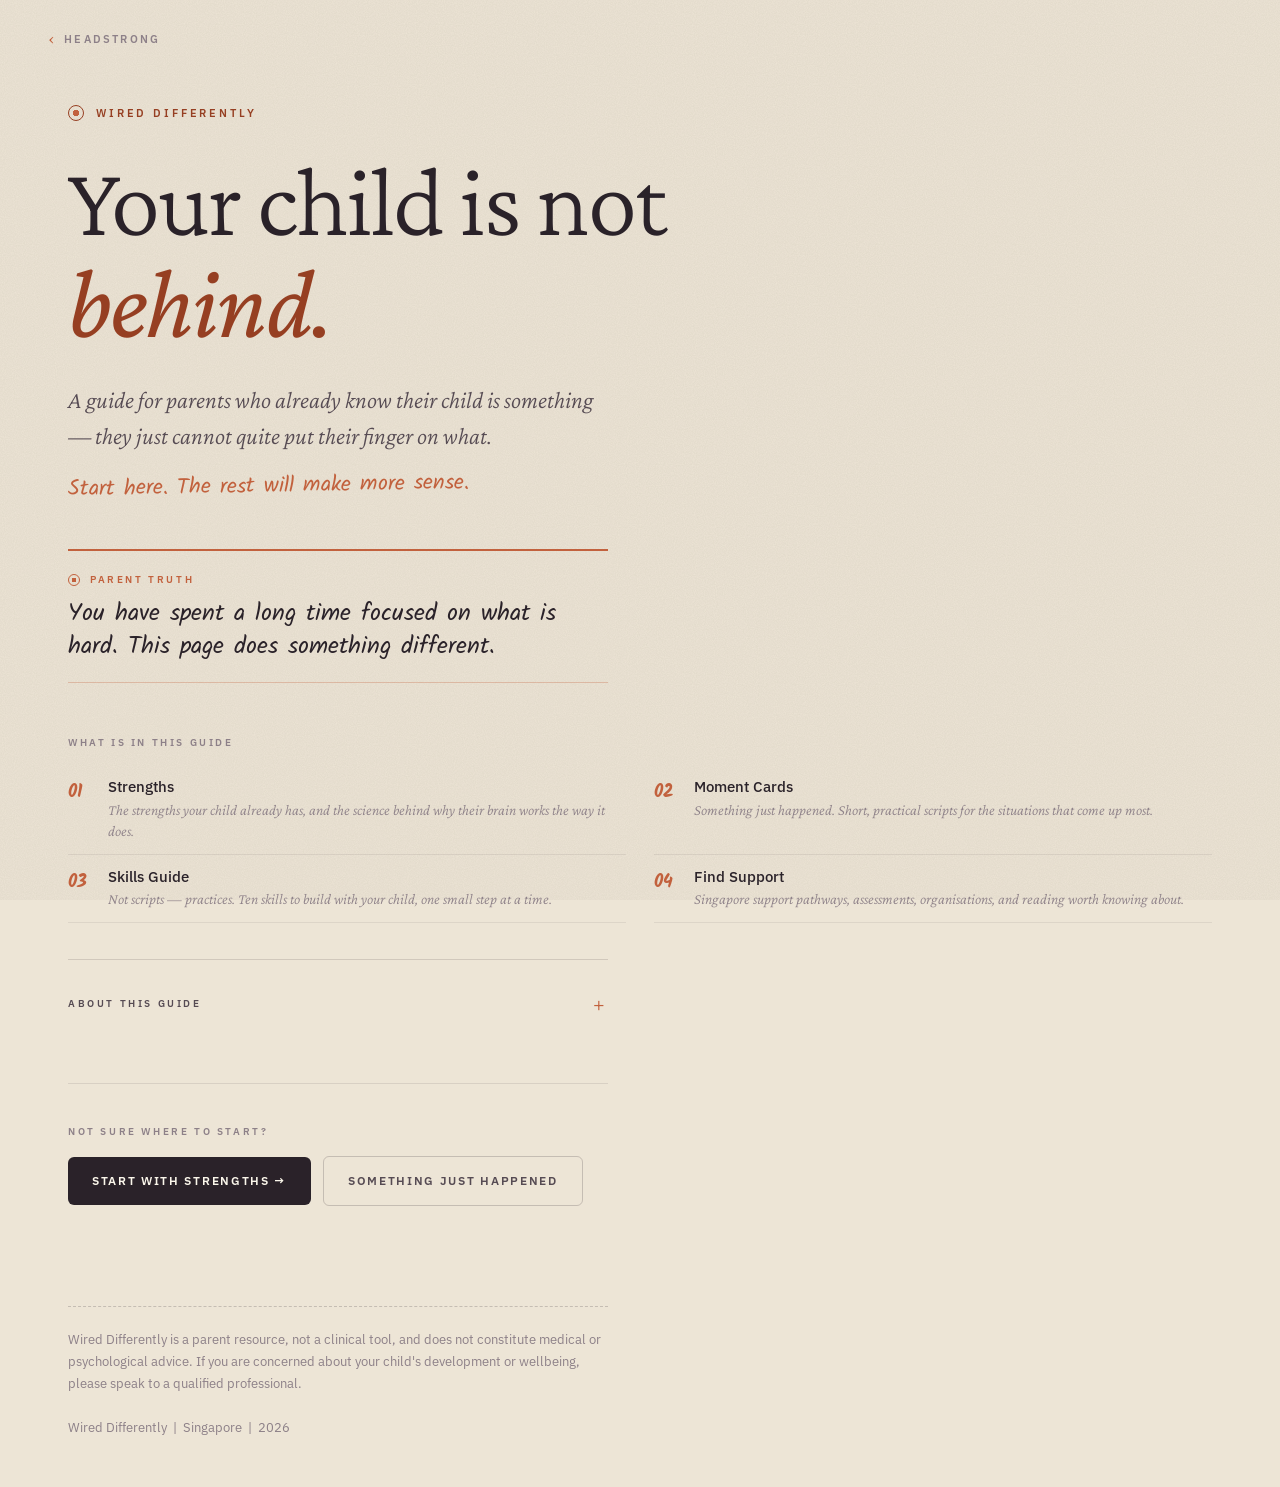
<file: wired-differently/index.html>
<!DOCTYPE html>
<html lang="en">
<head>
<meta charset="UTF-8">
<meta name="viewport" content="width=device-width, initial-scale=1.0">
<title>Wired Differently — A Guide for Parents</title>
<link rel="preconnect" href="https://fonts.googleapis.com">
<link rel="preconnect" href="https://fonts.gstatic.com" crossorigin>
<link href="https://fonts.googleapis.com/css2?family=Crimson+Pro:ital,wght@0,300;0,400;0,500;0,600;1,300;1,400&family=IBM+Plex+Sans:wght@300;400;500;600&family=Kalam:wght@300;400;700&display=swap" rel="stylesheet">
<style>
/* ── Design system tokens ────────────────────────────────────── */
:root {
  --bone:       #EDE5D6;
  --bone-deep:  #DDD2BD;
  --paper:      #FBF7EB;
  --paper-warm: #F4ECD8;
  --ink:        #2A2229;
  --ink-soft:   #564B53;
  --ink-faint:  #8D8088;
  --rule:       #D9D0BD;
  --rule-line:  #D9C9A8;
  --rust:       #C2613D;
  --rust-deep:  #963F22;
  --rust-light: #F3DACD;
  --sage:       #7E9379;
  --sage-light: #DCE3D5;
  --warning:    #B17A3A;
  --warning-bg: #F4E6CF;
}

* { margin: 0; padding: 0; box-sizing: border-box; }
html { scroll-behavior: smooth; }
body {
  background: var(--bone);
  color: var(--ink);
  font-family: 'IBM Plex Sans', system-ui, sans-serif;
  font-size: 16px; line-height: 1.65;
  -webkit-font-smoothing: antialiased;
}
body::before {
  content: '';
  position: fixed; inset: 0; pointer-events: none; z-index: 1;
  background-image: url("data:image/svg+xml;utf8,<svg xmlns='http://www.w3.org/2000/svg' width='220' height='220'><filter id='n'><feTurbulence type='fractalNoise' baseFrequency='.9' numOctaves='2' stitchTiles='stitch'/><feColorMatrix values='0 0 0 0 .25  0 0 0 0 .22  0 0 0 0 .18  0 0 0 .22 0'/></filter><rect width='100%' height='100%' filter='url(%23n)'/></svg>");
  opacity: .5; mix-blend-mode: multiply;
}

/* ── Back link ───────────────────────────────────────────────── */
.back-link {
  position: relative; z-index: 10;
  display: inline-flex; align-items: center; gap: 8px;
  font-family: 'IBM Plex Sans', sans-serif;
  font-size: 11px; font-weight: 600;
  letter-spacing: .2em; text-transform: uppercase;
  color: var(--ink-faint); text-decoration: none;
  padding: 24px 48px 0;
  transition: color .15s;
}
.back-link:hover { color: var(--rust-deep); }
.back-link::before {
  content: '‹';
  font-family: 'Crimson Pro', serif; font-size: 18px; font-weight: 300;
  color: var(--rust);
}

/* ── Brand motif ─────────────────────────────────────────────── */
.brand {
  display: inline-flex; align-items: center; gap: 12px;
  font-family: 'IBM Plex Sans', sans-serif;
  font-size: 11px; font-weight: 600;
  letter-spacing: .26em; text-transform: uppercase;
  color: var(--rust-deep); margin-bottom: 28px;
}
.brand::before {
  content: ''; display: inline-block;
  width: 14px; height: 14px; border-radius: 50%;
  border: 1.5px solid var(--rust-deep);
  background: radial-gradient(circle, var(--rust) 30%, transparent 32%);
}

/* ── Cover ───────────────────────────────────────────────────── */
.cover {
  position: relative; z-index: 2;
  min-height: 100vh; padding: 48px 48px 100px;
  max-width: 1240px; margin: 0 auto;
}
.cover h1 {
  font-family: 'Crimson Pro', serif;
  font-size: clamp(56px, 8vw, 100px);
  font-weight: 300; line-height: 1.02;
  letter-spacing: -.02em; color: var(--ink); margin-bottom: 28px;
}
.cover h1 em { font-style: italic; color: var(--rust-deep); font-weight: 400; }
.cover-lede {
  font-family: 'Crimson Pro', serif; font-style: italic;
  font-weight: 300; font-size: 24px; line-height: 1.5;
  color: var(--ink-soft); margin-bottom: 18px; max-width: 540px;
}
.cover-handwritten {
  font-family: 'Kalam', cursive; font-weight: 400;
  font-size: 22px; color: var(--rust); line-height: 1.35;
  transform: rotate(-1deg); display: inline-block;
  max-width: 420px; margin-bottom: 48px;
}

/* Cover parent truth */
.cover-pt {
  margin: 0 0 48px; padding: 16px 0 18px;
  border-top: 2px solid var(--rust);
  border-bottom: 1px solid rgba(194,97,61,.3);
  max-width: 540px;
}
.cover-pt-label {
  font-family: 'IBM Plex Sans', sans-serif;
  font-size: 10px; font-weight: 600;
  letter-spacing: .26em; text-transform: uppercase;
  color: var(--rust); margin-bottom: 8px;
  display: inline-flex; align-items: center; gap: 10px;
}
.cover-pt-label::before {
  content: ''; width: 10px; height: 10px; border-radius: 50%;
  border: 1.5px solid var(--rust);
  background: radial-gradient(circle, var(--rust) 30%, transparent 32%);
}
.cover-pt p {
  font-family: 'Kalam', cursive; font-weight: 400;
  font-size: 24px; line-height: 1.4; color: var(--ink);
}

/* Index */
.index-section { margin-top: 52px; }
.index-label {
  font-family: 'IBM Plex Sans', sans-serif;
  font-size: 10px; font-weight: 600;
  letter-spacing: .26em; text-transform: uppercase;
  color: var(--ink-faint); margin-bottom: 14px;
}
.index-grid {
  display: grid; grid-template-columns: repeat(2, 1fr); gap: 0 28px;
}
.index-item {
  appearance: none; border: 0; background: transparent;
  text-decoration: none;
  display: flex; align-items: flex-start; gap: 14px;
  font-family: 'IBM Plex Sans', sans-serif; font-size: 15px;
  color: var(--ink); text-align: left; cursor: pointer;
  padding: 12px 0; border-bottom: 1px solid rgba(42,34,41,.08);
  transition: color .15s, padding .15s;
}
.index-item:hover { color: var(--rust-deep); padding-left: 4px; }
.index-item:hover .index-desc { color: var(--rust-deep); opacity: .7; }
.index-num {
  font-family: 'Kalam', cursive; font-size: 18px;
  font-weight: 700; color: var(--rust); min-width: 26px;
  padding-top: 1px; flex-shrink: 0;
}
.index-text { display: flex; flex-direction: column; gap: 3px; }
.index-label-text {
  font-family: 'IBM Plex Sans', sans-serif;
  font-size: 15px; font-weight: 500; color: var(--ink);
  line-height: 1.3;
}
.index-desc {
  font-family: 'Crimson Pro', serif; font-style: italic;
  font-size: 15px; font-weight: 300;
  color: var(--ink-faint); line-height: 1.4;
  transition: color .15s, opacity .15s;
}

/* About expander */
details.about {
  margin-top: 36px; border-top: 1px solid rgba(42,34,41,.14); padding-top: 22px;
  max-width: 540px;
}
details.about summary {
  list-style: none; cursor: pointer;
  font-size: 10px; font-weight: 600;
  letter-spacing: .26em; text-transform: uppercase;
  color: var(--ink-soft); display: flex; align-items: center; padding: 4px 0;
}
details.about summary::-webkit-details-marker { display: none; }
details.about summary::after {
  content: '+'; margin-left: auto;
  font-family: 'Crimson Pro', serif; font-size: 22px;
  color: var(--rust); font-weight: 300;
}
details.about[open] summary::after { content: '–'; }
.about-body { padding: 18px 0 8px; }
.about-body p {
  font-family: 'Crimson Pro', serif; font-size: 18px;
  line-height: 1.65; color: var(--ink-soft);
  margin-bottom: 12px; font-weight: 300;
}
.about-body p:last-child { margin-bottom: 0; }

/* ── Start CTA ───────────────────────────────────────────────── */
.start-cta {
  margin-top: 56px; padding-top: 40px;
  border-top: 1px solid rgba(42,34,41,.1);
  max-width: 540px;
}
.start-cta-label {
  font-family: 'IBM Plex Sans', sans-serif;
  font-size: 10px; font-weight: 600;
  letter-spacing: .26em; text-transform: uppercase;
  color: var(--ink-faint); margin-bottom: 16px;
}
.start-cta-links {
  display: flex; flex-wrap: wrap; gap: 12px; align-items: center;
}
.cta-btn-primary {
  display: inline-block; background: var(--ink); color: var(--paper);
  font-family: 'IBM Plex Sans', sans-serif; font-size: 12px;
  font-weight: 600; letter-spacing: .14em; text-transform: uppercase;
  padding: 14px 24px; border-radius: 6px; text-decoration: none;
  transition: background .12s;
}
.cta-btn-primary:hover { background: var(--rust-deep); }
.cta-btn-secondary {
  display: inline-block; background: transparent; color: var(--ink-soft);
  font-family: 'IBM Plex Sans', sans-serif; font-size: 12px;
  font-weight: 600; letter-spacing: .14em; text-transform: uppercase;
  padding: 14px 24px; border-radius: 6px; text-decoration: none;
  border: 1.5px solid rgba(42,34,41,.2);
  transition: border-color .12s, color .12s;
}
.cta-btn-secondary:hover { border-color: var(--rust); color: var(--rust-deep); }

/* ── Footer ──────────────────────────────────────────────────── */
.page-footer {
  position: relative; z-index: 2;
  padding: 0 48px 48px;
  max-width: 1240px; margin: 0 auto;
}
.footer-note {
  font-size: 13px; color: var(--ink-faint);
  padding-top: 22px; border-top: 1px dashed rgba(42,34,41,.2);
  line-height: 1.7; max-width: 540px;
}

/* ── Mobile ──────────────────────────────────────────────────── */
@media (max-width: 880px) {
  .back-link { padding: 20px 24px 0; }
  .cover { padding: 40px 24px 72px; }
  .index-grid { grid-template-columns: 1fr; }
  .page-footer { padding: 0 24px 40px; }
}
</style>
</head>
<body>

<a class="back-link" href="../index.html">HeadStrong</a>

<!-- ══════════════════════════════
     COVER
══════════════════════════════ -->
<section class="cover">

  <div class="brand">Wired Differently</div>

  <h1>Your child is not<br><em>behind.</em></h1>

  <p class="cover-lede">A guide for parents who already know their child is <em>something</em> — they just cannot quite put their finger on what.</p>

  <p class="cover-handwritten">Start here. The rest will make more sense.</p>

  <div class="cover-pt">
    <div class="cover-pt-label">Parent Truth</div>
    <p>You have spent a long time focused on what is hard. This page does something different.</p>
  </div>

  <div class="index-section">
    <div class="index-label">What is in this guide</div>
    <div class="index-grid">
      <a class="index-item" href="strengths.html">
        <span class="index-num">01</span>
        <span class="index-text">
          <span class="index-label-text">Strengths</span>
          <span class="index-desc">The strengths your child already has, and the science behind why their brain works the way it does.</span>
        </span>
      </a>
      <a class="index-item" href="moments.html">
        <span class="index-num">02</span>
        <span class="index-text">
          <span class="index-label-text">Moment Cards</span>
          <span class="index-desc">Something just happened. Short, practical scripts for the situations that come up most.</span>
        </span>
      </a>
      <a class="index-item" href="skills_guide.html">
        <span class="index-num">03</span>
        <span class="index-text">
          <span class="index-label-text">Skills Guide</span>
          <span class="index-desc">Not scripts — practices. Ten skills to build with your child, one small step at a time.</span>
        </span>
      </a>
      <a class="index-item" href="resources.html">
        <span class="index-num">04</span>
        <span class="index-text">
          <span class="index-label-text">Find Support</span>
          <span class="index-desc">Singapore support pathways, assessments, organisations, and reading worth knowing about.</span>
        </span>
      </a>
    </div>
  </div>

  <details class="about">
    <summary>About this guide</summary>
    <div class="about-body">
      <p>Most resources about children whose brains work differently start with a list of symptoms. Things to watch for. Red flags. Warning signs.</p>
      <p>This guide does not do that.</p>
      <p>Not because the challenges are not real. They are. But because a child who only ever hears about what is hard for them eventually starts to believe that hard is what they are.</p>
      <p>The research on resilience is consistent: children who know their own strengths are more likely to seek help when they need it, push through difficulty, maintain a sense of identity under pressure, and recover from setbacks. Strengths-awareness is not a soft skill. It is a protective factor.</p>
      <p>Everything in this guide is built on that idea. The hard moments are here too. But this is where we start.</p>
    </div>
  </details>

  <div class="start-cta">
    <div class="start-cta-label">Not sure where to start?</div>
    <div class="start-cta-links">
      <a class="cta-btn-primary" href="strengths.html">Start with Strengths →</a>
      <a class="cta-btn-secondary" href="moments.html">Something just happened</a>
    </div>
  </div>

</section>

<footer class="page-footer">
  <p class="footer-note">Wired Differently is a parent resource, not a clinical tool, and does not constitute medical or psychological advice. If you are concerned about your child's development or wellbeing, please speak to a qualified professional.<br><br>Wired Differently &nbsp;|&nbsp; Singapore &nbsp;|&nbsp; 2026</p>
</footer>

</body>
</html>
</file>
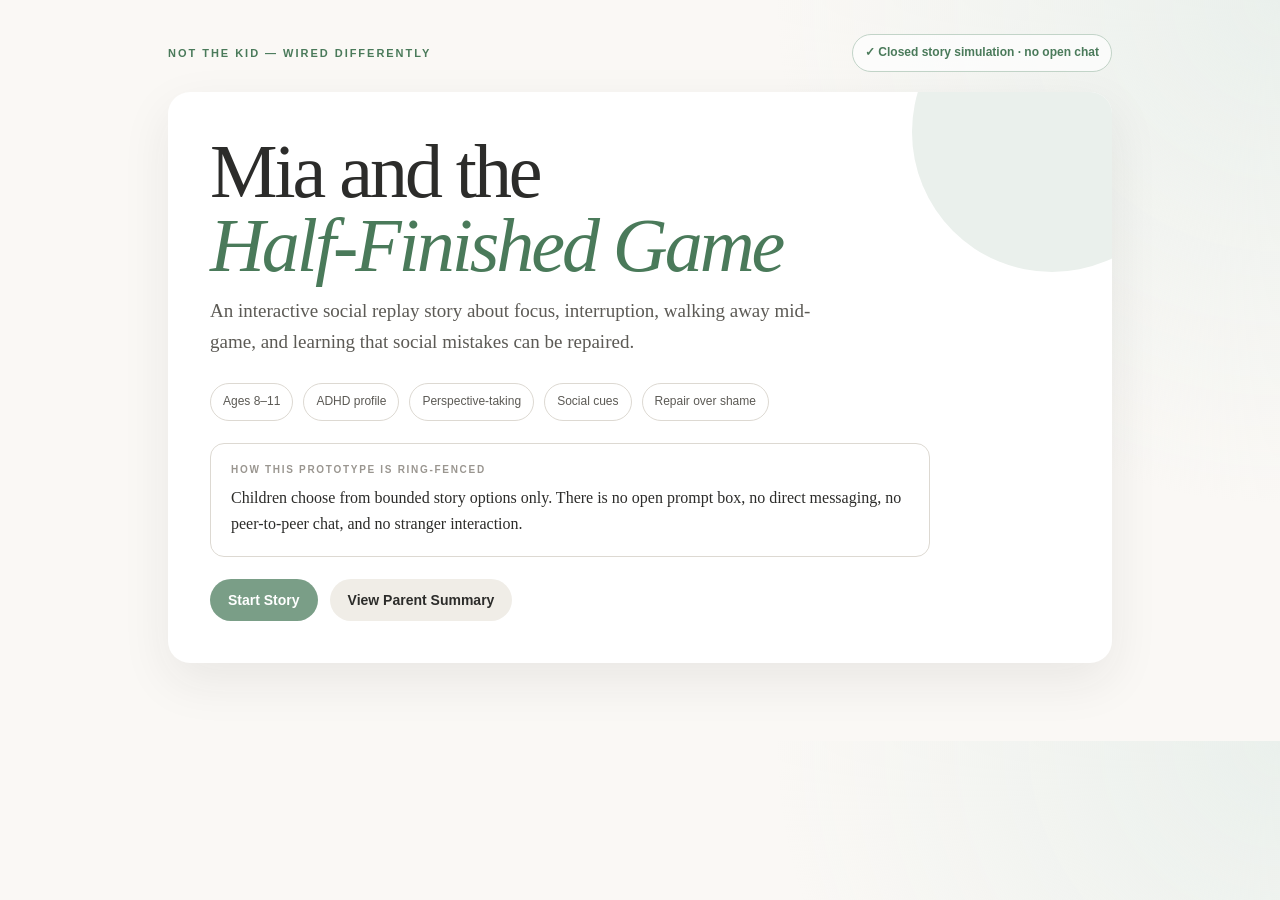
<file: preview.html>
<!DOCTYPE html>
<html lang="en">
<head>
<meta charset="UTF-8" />
<meta name="viewport" content="width=device-width, initial-scale=1.0" />
<title>Mia and the Half-Finished Game</title>
<style>
  :root {
    --bg: #FAF8F5;
    --bg-card: #FFFFFF;
    --bg-subtle: #F4F1EC;
    --bg-script: #F0EDE7;
    --accent: #7A9E87;
    --accent-dark: #4A7A5A;
    --accent-light: #EAF0EC;
    --accent-mid: #C2D4C8;
    --text-primary: #2C2C2A;
    --text-secondary: #5C5A55;
    --text-tertiary: #9A9690;
    --rule: #DDD9D2;
    --warning-bg: #FBF3EE;
    --warning-accent: #C4855A;
    --school-bg: #EEF2F8;
    --school-accent: #5A7BA8;
    --shadow: 0 18px 50px rgba(44, 44, 42, 0.08);
    --radius: 22px;
  }

  * { box-sizing: border-box; }

  body {
    margin: 0;
    background: radial-gradient(circle at top right, var(--accent-light), transparent 34%), var(--bg);
    color: var(--text-primary);
    font-family: Georgia, 'Times New Roman', serif;
    line-height: 1.65;
  }

  button, select {
    font-family: inherit;
  }

  .app {
    max-width: 980px;
    margin: 0 auto;
    padding: 34px 18px 56px;
  }

  .topbar {
    display: flex;
    justify-content: space-between;
    gap: 16px;
    align-items: center;
    margin-bottom: 20px;
    font-family: Arial, sans-serif;
  }

  .brand {
    font-size: 11px;
    font-weight: 700;
    letter-spacing: 0.18em;
    text-transform: uppercase;
    color: var(--accent-dark);
  }

  .safety-pill {
    display: inline-flex;
    align-items: center;
    gap: 8px;
    border: 1px solid var(--accent-mid);
    background: rgba(255,255,255,0.68);
    color: var(--accent-dark);
    padding: 8px 12px;
    border-radius: 999px;
    font-size: 12px;
    font-weight: 700;
  }

  .cover {
    background: var(--bg-card);
    border-radius: var(--radius);
    box-shadow: var(--shadow);
    padding: 42px;
    position: relative;
    overflow: hidden;
    margin-bottom: 22px;
  }

  .cover:before {
    content: '';
    position: absolute;
    top: -100px;
    right: -80px;
    width: 280px;
    height: 280px;
    border-radius: 50%;
    background: var(--accent-light);
  }

  .cover-inner {
    position: relative;
    z-index: 1;
    max-width: 720px;
  }

  h1 {
    margin: 0 0 12px;
    font-size: clamp(42px, 7vw, 76px);
    font-weight: 300;
    line-height: 0.98;
    letter-spacing: -0.04em;
  }

  h1 em, h2 em {
    color: var(--accent-dark);
    font-style: italic;
  }

  .subtitle {
    margin: 0 0 26px;
    color: var(--text-secondary);
    font-size: 19px;
    max-width: 630px;
  }

  .meta-row {
    display: flex;
    flex-wrap: wrap;
    gap: 10px;
    margin-bottom: 22px;
  }

  .tag {
    font-family: Arial, sans-serif;
    font-size: 12px;
    border: 1px solid var(--rule);
    border-radius: 999px;
    padding: 8px 12px;
    color: var(--text-secondary);
    background: #fff;
  }

  .start-row {
    display: flex;
    flex-wrap: wrap;
    gap: 12px;
    align-items: center;
    margin-top: 22px;
  }

  .btn {
    border: 0;
    border-radius: 999px;
    padding: 13px 18px;
    background: var(--accent);
    color: white;
    cursor: pointer;
    font-family: Arial, sans-serif;
    font-size: 14px;
    font-weight: 700;
    transition: transform 0.15s ease, box-shadow 0.15s ease, background 0.15s ease;
  }

  .btn:hover {
    transform: translateY(-1px);
    box-shadow: 0 10px 20px rgba(74, 122, 90, 0.18);
    background: var(--accent-dark);
  }

  .btn.secondary {
    background: var(--bg-script);
    color: var(--text-primary);
  }

  .btn.secondary:hover {
    background: var(--rule);
    box-shadow: none;
  }

  .btn.small {
    padding: 9px 13px;
    font-size: 12px;
  }

  .progress-wrap {
    background: rgba(255,255,255,0.7);
    border: 1px solid var(--rule);
    border-radius: 999px;
    height: 12px;
    overflow: hidden;
    margin: 20px 0;
  }

  .progress-bar {
    height: 100%;
    width: 0%;
    background: linear-gradient(to right, var(--accent), var(--accent-mid));
    transition: width 0.35s ease;
  }

  .story-card {
    background: var(--bg-card);
    border-radius: var(--radius);
    box-shadow: var(--shadow);
    overflow: hidden;
    display: none;
  }

  .story-card.active { display: block; }

  .card-topline {
    height: 5px;
    background: linear-gradient(to right, var(--accent), var(--accent-mid), transparent);
  }

  .card-content {
    padding: 34px;
  }

  .scene-label {
    font-family: Arial, sans-serif;
    font-size: 11px;
    font-weight: 800;
    letter-spacing: 0.16em;
    text-transform: uppercase;
    color: var(--accent-dark);
    margin-bottom: 8px;
  }

  h2 {
    margin: 0 0 20px;
    font-size: clamp(32px, 5vw, 54px);
    font-weight: 300;
    line-height: 1.06;
  }

  .story-text {
    font-size: 20px;
    color: var(--text-primary);
    margin: 0 0 18px;
  }

  .problem-box, .feeling-box, .insight-box, .parent-box, .safety-box {
    border-radius: 14px;
    padding: 18px 20px;
    margin: 18px 0;
  }

  .problem-box {
    background: var(--warning-bg);
    border-left: 4px solid var(--warning-accent);
  }

  .feeling-box {
    background: var(--accent-light);
    border-left: 4px solid var(--accent);
    color: var(--accent-dark);
  }

  .insight-box {
    background: var(--bg-subtle);
    border-left: 4px solid var(--accent-mid);
  }

  .parent-box {
    background: var(--school-bg);
    border-left: 4px solid var(--school-accent);
  }

  .safety-box {
    background: #fff;
    border: 1px solid var(--rule);
  }

  .box-label {
    display: block;
    font-family: Arial, sans-serif;
    font-size: 10px;
    font-weight: 800;
    letter-spacing: 0.17em;
    text-transform: uppercase;
    color: var(--text-tertiary);
    margin-bottom: 6px;
  }

  .choices {
    display: grid;
    grid-template-columns: repeat(3, 1fr);
    gap: 14px;
    margin-top: 22px;
  }

  .choice-card {
    border: 1px solid var(--rule);
    background: #fff;
    text-align: left;
    border-radius: 16px;
    padding: 18px;
    min-height: 170px;
    cursor: pointer;
    transition: transform 0.15s ease, box-shadow 0.15s ease, border 0.15s ease;
  }

  .choice-card:hover {
    transform: translateY(-2px);
    box-shadow: 0 12px 24px rgba(44, 44, 42, 0.08);
    border-color: var(--accent-mid);
  }

  .choice-tone {
    font-family: Arial, sans-serif;
    font-size: 10px;
    letter-spacing: 0.16em;
    text-transform: uppercase;
    color: var(--accent-dark);
    font-weight: 800;
    margin-bottom: 10px;
  }

  .choice-label {
    color: var(--text-primary);
    font-size: 17px;
    line-height: 1.45;
  }

  .result-grid {
    display: grid;
    grid-template-columns: 1.1fr 0.9fr;
    gap: 18px;
    margin-top: 18px;
  }

  .pov-tabs {
    display: grid;
    grid-template-columns: repeat(4, 1fr);
    gap: 8px;
    margin: 20px 0 12px;
  }

  .tab {
    border: 1px solid var(--rule);
    background: #fff;
    color: var(--text-secondary);
    border-radius: 999px;
    padding: 9px 10px;
    cursor: pointer;
    font-family: Arial, sans-serif;
    font-size: 12px;
    font-weight: 700;
  }

  .tab.active {
    background: var(--accent);
    color: white;
    border-color: var(--accent);
  }

  .pov-panel {
    background: var(--bg-script);
    border-radius: 14px;
    padding: 18px 20px;
    min-height: 110px;
    font-size: 18px;
    font-style: italic;
  }

  .cue-list {
    margin: 0;
    padding-left: 20px;
    color: var(--text-secondary);
  }

  .cue-list li { margin-bottom: 9px; }

  .reflection {
    margin-top: 22px;
    border-top: 1px solid var(--rule);
    padding-top: 20px;
  }

  .reflection-question {
    margin: 0 0 10px;
    color: var(--text-primary);
    font-size: 18px;
  }

  .nav-row {
    display: flex;
    flex-wrap: wrap;
    gap: 10px;
    justify-content: space-between;
    align-items: center;
    margin-top: 26px;
  }

  .history {
    font-family: Arial, sans-serif;
    font-size: 12px;
    color: var(--text-tertiary);
  }

  .summary-grid {
    display: grid;
    grid-template-columns: repeat(2, 1fr);
    gap: 18px;
    margin-top: 20px;
  }

  .summary-card {
    border: 1px solid var(--rule);
    border-radius: 16px;
    padding: 18px;
    background: #fff;
  }

  .summary-card h3 {
    margin: 0 0 10px;
    font-size: 20px;
    font-weight: 400;
    color: var(--accent-dark);
  }

  .summary-card ul {
    margin: 0;
    padding-left: 18px;
    color: var(--text-secondary);
  }

  .summary-card li { margin-bottom: 8px; }

  .hidden { display: none !important; }

  @media (max-width: 760px) {
    .cover, .card-content { padding: 26px 20px; }
    .choices, .result-grid, .summary-grid { grid-template-columns: 1fr; }
    .pov-tabs { grid-template-columns: repeat(2, 1fr); }
    .topbar { align-items: flex-start; flex-direction: column; }
  }
</style>
</head>
<body>
<div class="app">
  <div class="topbar">
    <div class="brand">Not The Kid — Wired Differently</div>
    <div class="safety-pill">✓ Closed story simulation · no open chat</div>
  </div>

  <section class="cover" id="cover">
    <div class="cover-inner">
      <h1>Mia and the<br><em>Half-Finished Game</em></h1>
      <p class="subtitle">An interactive social replay story about focus, interruption, walking away mid-game, and learning that social mistakes can be repaired.</p>
      <div class="meta-row">
        <span class="tag">Ages 8–11</span>
        <span class="tag">ADHD profile</span>
        <span class="tag">Perspective-taking</span>
        <span class="tag">Social cues</span>
        <span class="tag">Repair over shame</span>
      </div>
      <div class="safety-box">
        <span class="box-label">How this prototype is ring-fenced</span>
        Children choose from bounded story options only. There is no open prompt box, no direct messaging, no peer-to-peer chat, and no stranger interaction.
      </div>
      <div class="start-row">
        <button class="btn" onclick="startStory()">Start Story</button>
        <button class="btn secondary" onclick="showParentSummary()">View Parent Summary</button>
      </div>
    </div>
  </section>

  <div class="progress-wrap hidden" id="progressWrap"><div class="progress-bar" id="progressBar"></div></div>

  <main class="story-card" id="storyCard">
    <div class="card-topline"></div>
    <div class="card-content" id="storyContent"></div>
  </main>
</div>

<script>
const story = {
  scenes: [
    {
      title: "Scene 1: The Bird Robot",
      setting: "Classroom Drift",
      narration: "Mia is sitting in science class. Her teacher is explaining a group project. Mia tries to listen, but sunlight is shining on the window. A bird lands outside. Then her brain starts building a giant bird robot with silver wings and laser eyes.",
      problem: "Suddenly, the teacher says, ‘Mia? Did you hear the instructions?’ Everyone looks at her.",
      feeling: "Mia’s face feels hot. She wants the moment to disappear.",
      learningGoal: "Notice attention drift and practise asking for help without shame.",
      choices: [
        {
          tone: "Honest",
          label: "Say, ‘I’m sorry. I missed that. Can you say it again?’",
          consequence: "The teacher pauses. ‘Thanks for telling me. I’ll repeat the first step.’ Mia still feels embarrassed, but now she knows what to do next.",
          insight: "Being honest about missing instructions can feel scary, but it often prevents bigger problems later.",
          skill: "Asking for a repeat"
        },
        {
          tone: "Hide",
          label: "Nod and pretend she understood.",
          consequence: "Later, Mia joins her group but does not know what job she has. Ava says, ‘Mia, you’re supposed to be drawing the diagram.’ Mia feels even more lost.",
          insight: "Pretending can protect Mia from embarrassment for a moment, but it can make the next part harder.",
          skill: "Noticing the cost of hiding confusion"
        },
        {
          tone: "Escape",
          label: "Make a joke: ‘I was designing a bird robot.’",
          consequence: "Some children laugh. One child rolls his eyes. Mia laughs too, but she is not sure whether they are laughing with her or at her.",
          insight: "Humour can help with embarrassment, but it may not solve the original problem: Mia still needs the instructions.",
          skill: "Using humour carefully"
        }
      ],
      povs: {
        "Mia": "I didn’t mean to stop listening. My brain just flew away before I noticed.",
        "Teacher": "I need Mia to have the instructions, but I also do not want to shame her in front of everyone.",
        "Classmate": "I wonder if Mia knows what we are supposed to do. I hope she asks, because our group needs everyone.",
        "Observer": "Mia missed information, then had to choose between honesty, hiding, or escaping with a joke."
      },
      cues: [
        "The teacher used Mia’s name. That is a cue that attention is needed now.",
        "Everyone looking at Mia made the moment feel bigger than it was.",
        "A warm repair phrase can shrink the moment: ‘I missed that. Can you repeat it?’"
      ],
      reflection: [
        "What do you think Mia was feeling when everyone looked at her?",
        "What might the teacher have been thinking?",
        "Have you ever pretended to understand something because you felt embarrassed?"
      ]
    },
    {
      title: "Scene 2: The Detective Game",
      setting: "Recess Game",
      narration: "At recess, Ava, Ben, and Jia are starting a detective game. Mia loves detective games. She has three ideas at once: secret tunnels, invisible clues, and a dramatic chase scene.",
      problem: "Ava starts explaining the rules. Before Ava finishes, Mia jumps in: ‘WAIT, I HAVE THE BEST IDEA!’ Ava stops talking. Ben looks at the floor. Jia says, ‘Can Ava finish?’",
      feeling: "Mia’s idea still feels huge in her head. But now her stomach feels twisty.",
      learningGoal: "Practise noticing interruption cues and trying a repair phrase.",
      choices: [
        {
          tone: "Impulsive",
          label: "Keep explaining the idea because it feels urgent.",
          consequence: "Mia talks faster. Ava folds her arms. Ben gives a tiny ‘okay’ but does not add anything. The group starts the game without using Mia’s idea.",
          insight: "When people go quiet, turn away, or answer very briefly, it might mean they need space or a turn to speak.",
          skill: "Noticing short responses"
        },
        {
          tone: "Repair",
          label: "Pause and say, ‘Oops, sorry. Ava, you go first.’",
          consequence: "Ava blinks, then says, ‘Okay.’ She explains the rules. After that, she asks, ‘What was your idea?’ Mia gets to share one part of it.",
          insight: "A small repair can reopen the conversation. Mia does not have to get it perfect to stay in the game.",
          skill: "Repairing after interruption"
        },
        {
          tone: "Run Away",
          label: "Walk away and pretend she does not care.",
          consequence: "Mia runs to the benches and kicks a leaf. The others keep playing. Mia tells herself, ‘They didn’t want me anyway,’ but she still keeps watching them.",
          insight: "Leaving can protect Mia from embarrassment, but it may also stop others from understanding what happened.",
          skill: "Staying after embarrassment"
        }
      ],
      povs: {
        "Mia": "My idea felt so bright and fast. If I waited, I was scared it would disappear.",
        "Ava": "I wanted to finish explaining. When Mia jumped in, it felt like my turn did not matter.",
        "Ben": "I like Mia’s ideas, but sometimes the game changes before we even start.",
        "Observer": "Mia was excited, but the group also needed turn-taking so the game could work."
      },
      cues: [
        "Ava stopped talking. That is a cue that something changed.",
        "Ben looked down. That might mean he felt awkward or unsure what to do.",
        "Jia used words directly: ‘Can Ava finish?’ That is a clear cue to pause."
      ],
      reflection: [
        "Why might Mia interrupt even when she wants friends?",
        "How did Ava’s face or body give clues?",
        "What repair phrase could Mia practise for next time?"
      ]
    },
    {
      title: "Scene 3: The Half-Finished Game",
      setting: "Mid-Game Drift",
      narration: "The detective game starts. Mia is the clue-finder. At first, she is excited. Then she notices a shiny beetle near the drain. She follows it for a few steps. Then she hears children laughing at the basketball court.",
      problem: "When Mia turns back, Ava says, ‘Mia, where did you go? We were waiting for you.’ Ben sighs, ‘You always leave in the middle.’",
      feeling: "Mia feels a flash of anger. She wants to shout, ‘I don’t always!’ But part of her knows this has happened before.",
      learningGoal: "Practise staying in shared play and using a check-in before leaving.",
      choices: [
        {
          tone: "Defend",
          label: "Shout, ‘No I don’t! You’re just being mean!’",
          consequence: "Ben stops talking. Ava says, ‘Forget it.’ The game becomes quiet and tense. Mia feels like everyone is against her.",
          insight: "Defending quickly can make sense when Mia feels accused, but it may stop the group from solving the actual problem.",
          skill: "Pausing before defending"
        },
        {
          tone: "Check In",
          label: "Say, ‘I got distracted. What did I miss?’",
          consequence: "Ava still looks annoyed, but she says, ‘We found the first clue.’ Jia points to the tree. Mia returns to the game and tries again.",
          insight: "Naming distraction honestly can help Mia rejoin instead of disappearing completely.",
          skill: "Rejoining after drifting"
        },
        {
          tone: "Plan",
          label: "Say, ‘Can someone call my name if I wander off?’",
          consequence: "Ben shrugs, but Jia says, ‘I can do that.’ Ava says, ‘Okay, but you have to come back when we call.’ Mia nods.",
          insight: "Some brains need external anchors. Asking for one is not cheating. It is a strategy.",
          skill: "Using an attention anchor"
        }
      ],
      povs: {
        "Mia": "I didn’t decide to leave. My attention just chased the next interesting thing.",
        "Ava": "I like playing with Mia, but it is frustrating when we have to restart because she disappears.",
        "Jia": "Maybe Mia needs a reminder. I can help, but she also has to try to come back.",
        "Observer": "The problem is not whether Mia is good or bad. The problem is that the group needs a way to keep the game connected."
      },
      cues: [
        "‘You always’ is a phrase that can trigger shame. Mia may need a pause before answering.",
        "Ava looked annoyed but still answered. That means the game might still be repairable.",
        "A reminder system can support attention without blaming Mia."
      ],
      reflection: [
        "What made Mia leave the game?",
        "How might the group feel when someone disappears mid-game?",
        "What reminder could help Mia stay connected?"
      ]
    }
  ]
};

let sceneIndex = 0;
let selectedChoice = null;
let currentPov = "Mia";
let history = [];

function startStory() {
  document.getElementById('cover').classList.add('hidden');
  document.getElementById('storyCard').classList.add('active');
  document.getElementById('progressWrap').classList.remove('hidden');
  sceneIndex = 0;
  selectedChoice = null;
  history = [];
  renderScene();
}

function updateProgress() {
  const percent = ((sceneIndex + (selectedChoice ? 1 : 0.25)) / story.scenes.length) * 100;
  document.getElementById('progressBar').style.width = Math.min(percent, 100) + '%';
}

function renderScene() {
  selectedChoice = null;
  currentPov = "Mia";
  updateProgress();
  const scene = story.scenes[sceneIndex];
  document.getElementById('storyContent').innerHTML = `
    <div class="scene-label">${scene.setting}</div>
    <h2>${scene.title.replace(': ', ':<br><em>')}</em></h2>
    <p class="story-text">${scene.narration}</p>
    <div class="problem-box"><span class="box-label">The moment</span>${scene.problem}</div>
    <div class="feeling-box"><span class="box-label">Inside Mia</span>${scene.feeling}</div>
    <div class="insight-box"><span class="box-label">Practice focus</span>${scene.learningGoal}</div>
    <div class="choices">
      ${scene.choices.map((choice, i) => `
        <button class="choice-card" onclick="chooseOption(${i})">
          <div class="choice-tone">${choice.tone}</div>
          <div class="choice-label">${choice.label}</div>
        </button>
      `).join('')}
    </div>
    <div class="nav-row">
      <button class="btn secondary small" onclick="backToCover()">Back to Cover</button>
      <div class="history">Scene ${sceneIndex + 1} of ${story.scenes.length}</div>
    </div>
  `;
}

function chooseOption(choiceIndex) {
  const scene = story.scenes[sceneIndex];
  selectedChoice = scene.choices[choiceIndex];
  history[sceneIndex] = selectedChoice;
  currentPov = "Mia";
  updateProgress();
  renderResult();
}

function renderResult() {
  const scene = story.scenes[sceneIndex];
  const choice = selectedChoice;
  const povButtons = Object.keys(scene.povs).map(name => `
    <button class="tab ${name === currentPov ? 'active' : ''}" onclick="setPov('${name}')">${name}</button>
  `).join('');

  document.getElementById('storyContent').innerHTML = `
    <div class="scene-label">Consequence Replay</div>
    <h2>${choice.tone}:<br><em>${choice.skill}</em></h2>
    <div class="problem-box"><span class="box-label">Mia chose</span>${choice.label}</div>
    <p class="story-text">${choice.consequence}</p>
    <div class="result-grid">
      <div class="insight-box">
        <span class="box-label">What this helps us notice</span>
        ${choice.insight}
      </div>
      <div class="feeling-box">
        <span class="box-label">Skill practised</span>
        ${choice.skill}
      </div>
    </div>

    <div class="reflection">
      <div class="scene-label">POV Replay</div>
      <div class="pov-tabs">${povButtons}</div>
      <div class="pov-panel" id="povPanel">“${scene.povs[currentPov]}”</div>
    </div>

    <div class="reflection">
      <div class="scene-label">Social cue overlay</div>
      <ul class="cue-list">${scene.cues.map(cue => `<li>${cue}</li>`).join('')}</ul>
    </div>

    <div class="reflection">
      <div class="scene-label">Reflection questions</div>
      ${scene.reflection.map(q => `<p class="reflection-question">${q}</p>`).join('')}
    </div>

    <div class="nav-row">
      <button class="btn secondary small" onclick="renderScene()">Replay This Scene</button>
      <div>
        ${sceneIndex < story.scenes.length - 1 ? `<button class="btn small" onclick="nextScene()">Next Scene</button>` : `<button class="btn small" onclick="showParentSummary()">Finish Story</button>`}
      </div>
    </div>
  `;
}

function setPov(name) {
  currentPov = name;
  renderResult();
}

function nextScene() {
  sceneIndex += 1;
  renderScene();
}

function backToCover() {
  document.getElementById('cover').classList.remove('hidden');
  document.getElementById('storyCard').classList.remove('active');
  document.getElementById('progressWrap').classList.add('hidden');
}

function showParentSummary() {
  document.getElementById('cover').classList.add('hidden');
  document.getElementById('storyCard').classList.add('active');
  document.getElementById('progressWrap').classList.remove('hidden');
  document.getElementById('progressBar').style.width = '100%';

  const choiceSummary = history.length ? history.map((choice, i) => `<li>Scene ${i + 1}: ${choice ? choice.skill : 'not completed'}</li>`).join('') : '<li>No choices recorded yet. This summary can still be used as a parent preview.</li>';

  document.getElementById('storyContent').innerHTML = `
    <div class="scene-label">Parent / Educator Summary</div>
    <h2>What this story<br><em>is practising</em></h2>
    <p class="story-text">This prototype is designed as a closed, bounded social rehearsal story. It helps a child explore attention drift, interruption, walking away mid-game, and repair without using shame or open-ended chat.</p>

    <div class="summary-grid">
      <div class="summary-card">
        <h3>Skills targeted</h3>
        <ul>
          <li>Asking for repeated instructions</li>
          <li>Noticing short responses and body cues</li>
          <li>Repairing after interruption</li>
          <li>Rejoining after drifting away</li>
          <li>Using external attention anchors</li>
        </ul>
      </div>
      <div class="summary-card">
        <h3>Story choices made</h3>
        <ul>${choiceSummary}</ul>
      </div>
      <div class="summary-card">
        <h3>Practice phrases</h3>
        <ul>
          <li>“I missed that. Can you say it again?”</li>
          <li>“Oops, I interrupted. You go first.”</li>
          <li>“I got distracted. What did I miss?”</li>
          <li>“Can someone call my name if I wander off?”</li>
        </ul>
      </div>
      <div class="summary-card">
        <h3>Offline follow-up</h3>
        <ul>
          <li>Practise one repair phrase during a calm moment.</li>
          <li>Use family board games to practise staying in shared play.</li>
          <li>Create a gentle signal for “pause and listen.”</li>
          <li>Praise repair, not perfect behaviour.</li>
        </ul>
      </div>
    </div>

    <div class="parent-box">
      <span class="box-label">Important framing</span>
      Mia’s ADHD traits help explain why she struggles, but the story still builds agency. The goal is not “act normal.” The goal is to notice, repair, and stay connected.
    </div>

    <div class="safety-box">
      <span class="box-label">Safety design</span>
      This prototype contains no open text input, no social posting, no real user interaction, no stranger messaging, and no AI companionship. All child actions are bounded within prewritten choices.
    </div>

    <div class="nav-row">
      <button class="btn secondary small" onclick="backToCover()">Back to Cover</button>
      <button class="btn small" onclick="startStory()">Restart Story</button>
    </div>
  `;
}
</script>
</body>
</html>
</file>
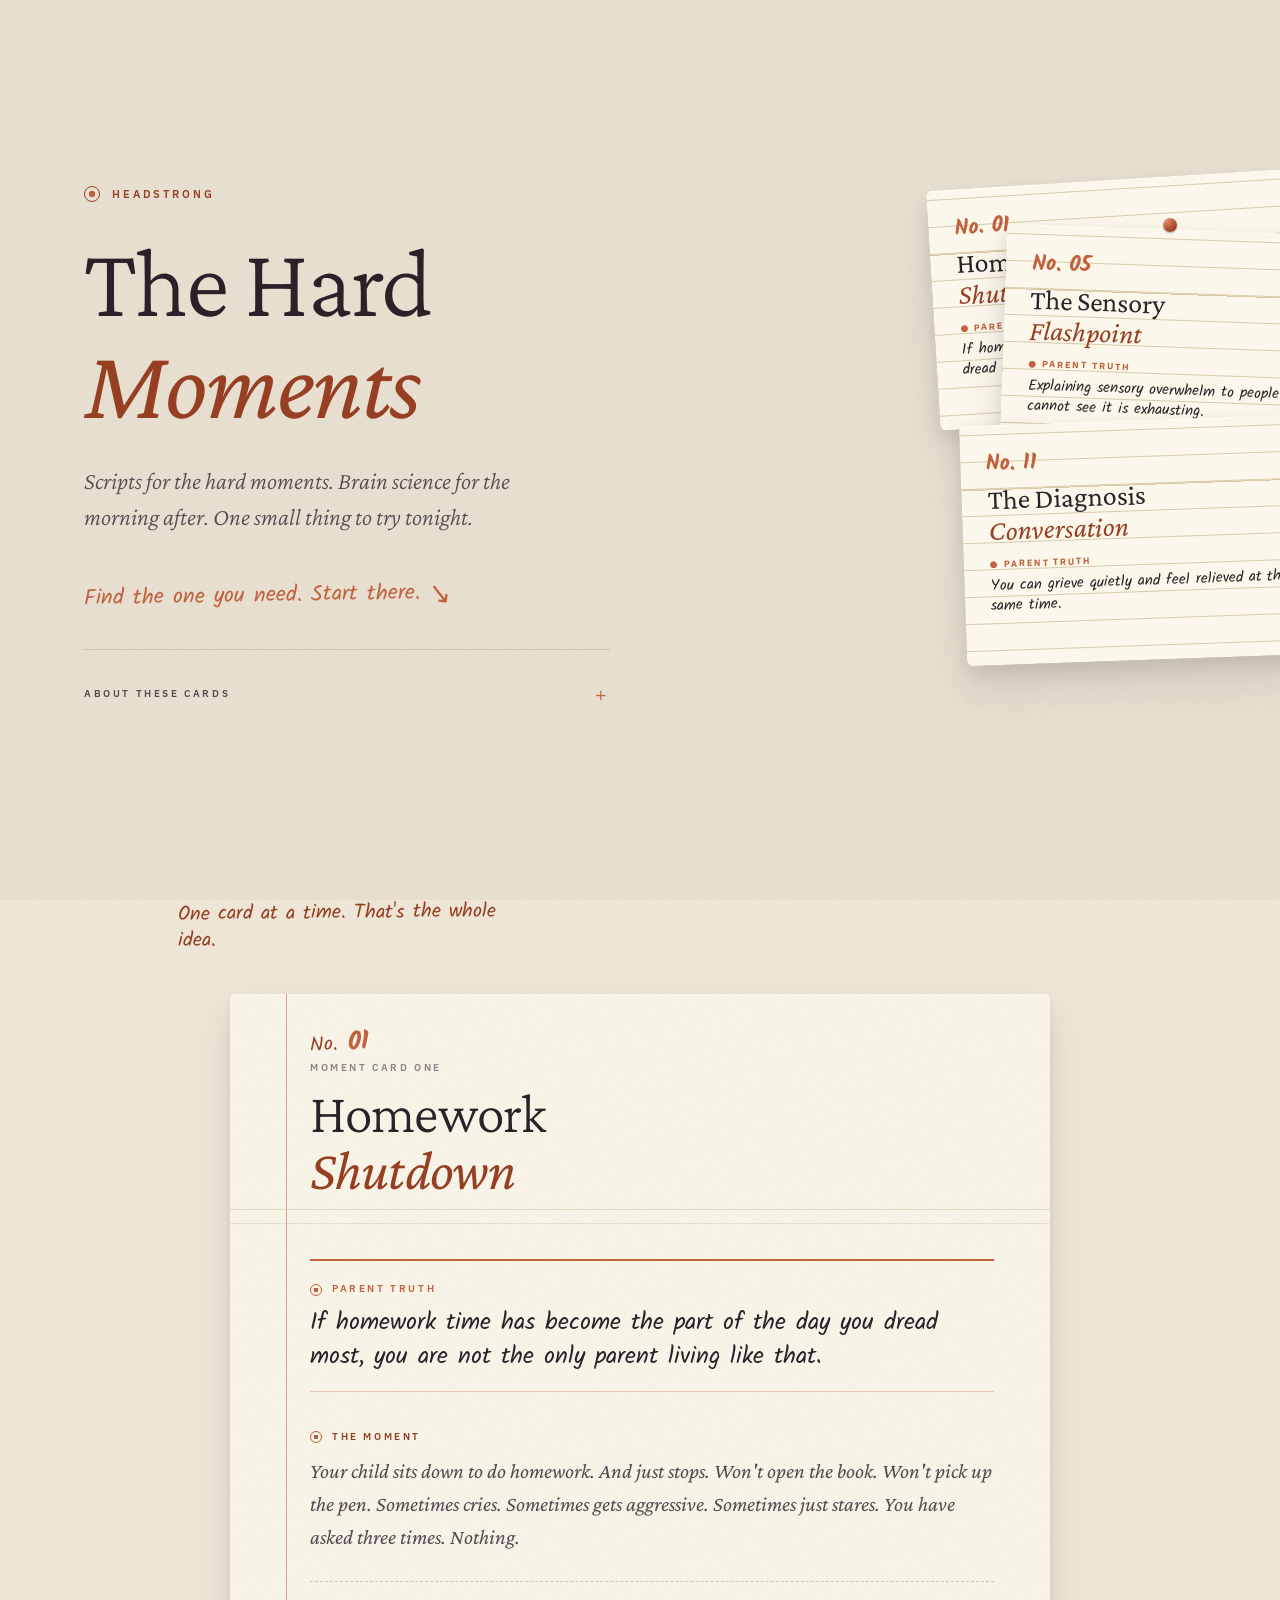
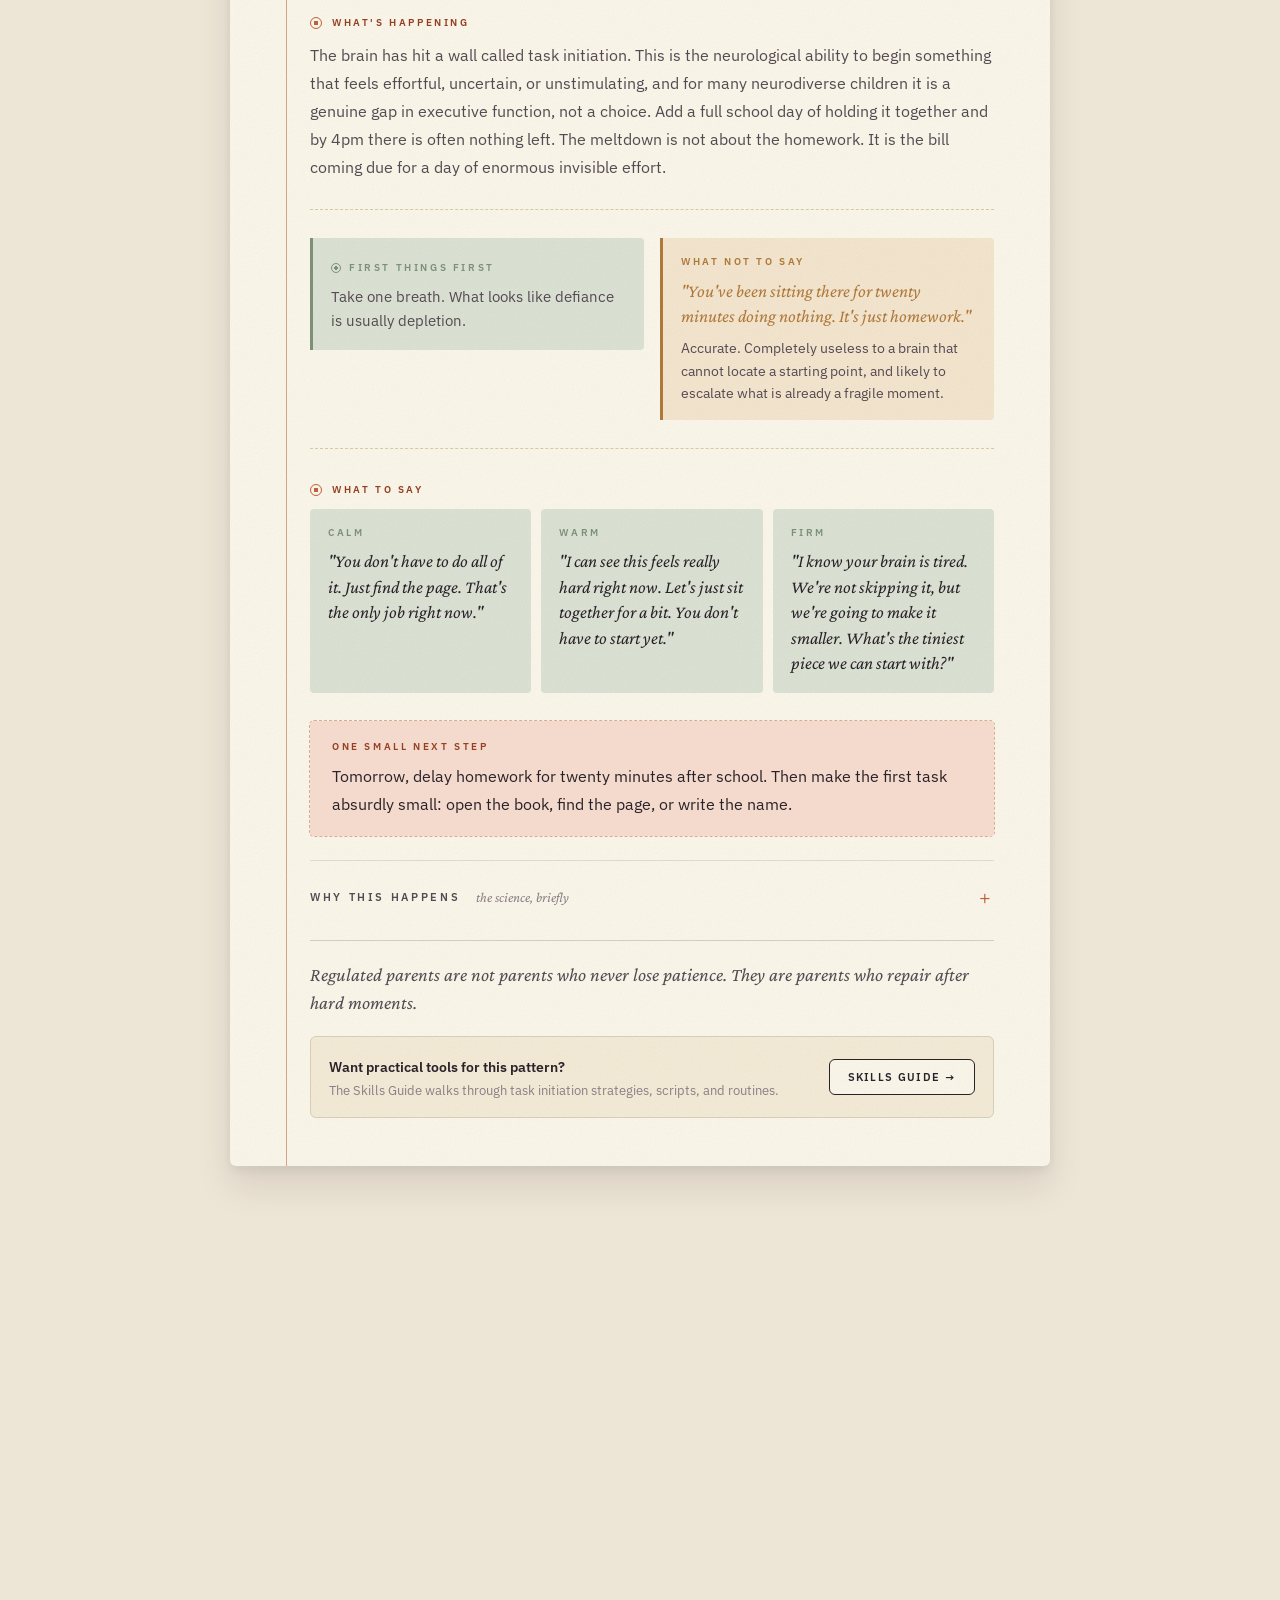
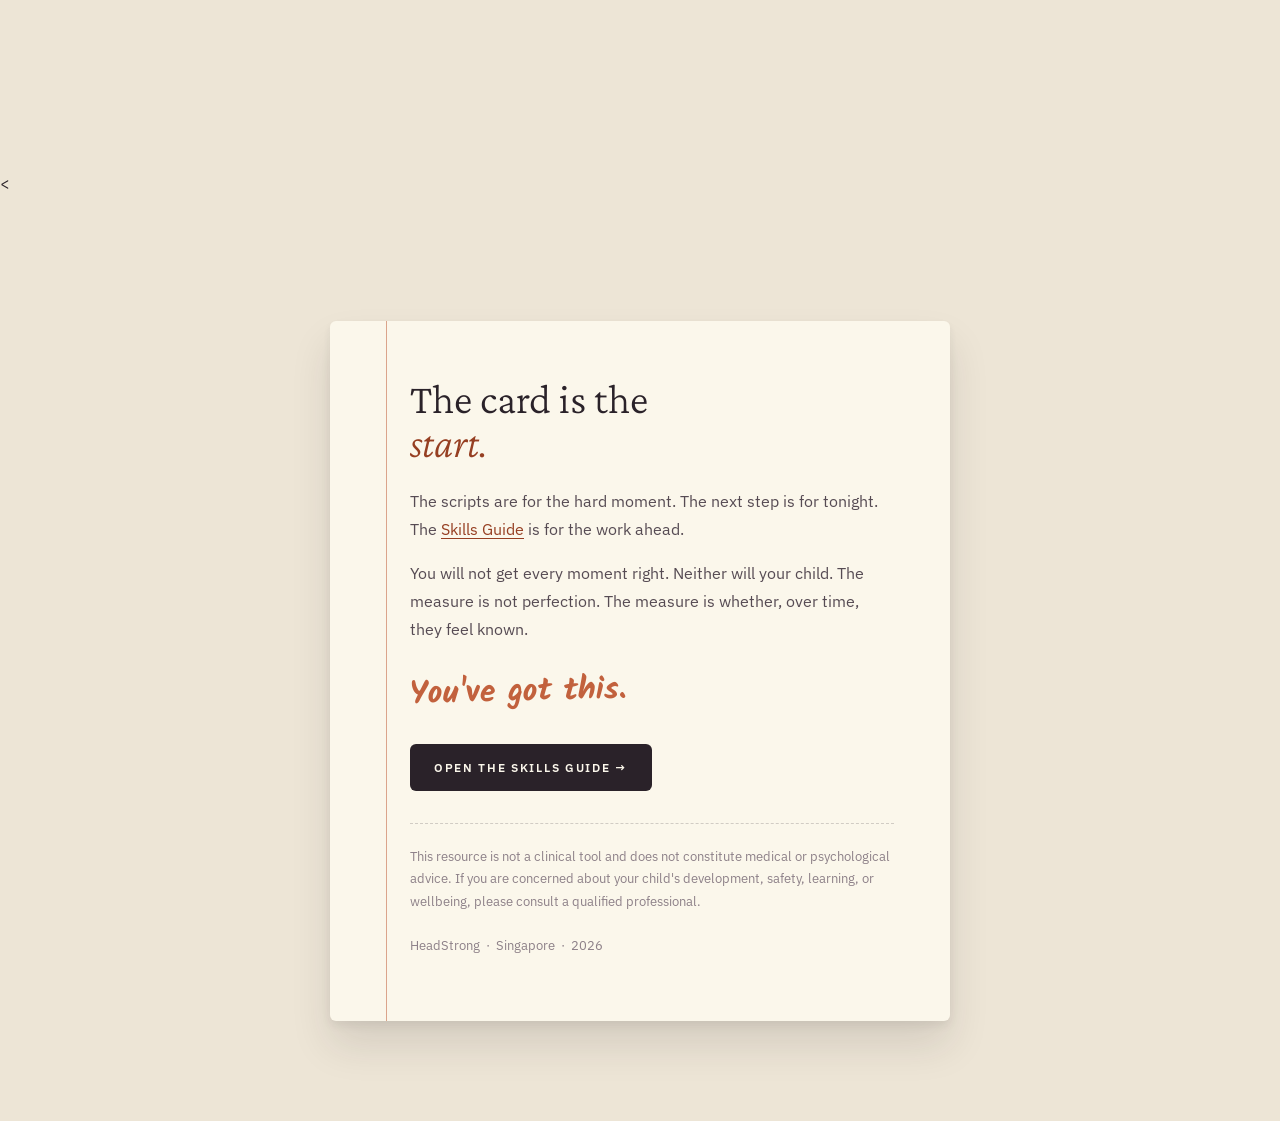
<file: wired-differently/moments.html>
<!DOCTYPE html>
<html lang="en">
<head>
<meta charset="UTF-8">
<meta name="viewport" content="width=device-width, initial-scale=1.0">
<title>The Hard Moments — HeadStrong</title>
<link rel="preconnect" href="https://fonts.googleapis.com">
<link rel="preconnect" href="https://fonts.gstatic.com" crossorigin>
<link href="https://fonts.googleapis.com/css2?family=Crimson+Pro:ital,wght@0,300;0,400;0,500;0,600;1,300;1,400&family=IBM+Plex+Sans:wght@300;400;500;600&family=Kalam:wght@300;400;700&display=swap" rel="stylesheet">
<style>
  :root {
    --bone:        #EDE5D6;
    --bone-deep:   #DDD2BD;
    --paper:       #FBF7EB;
    --paper-warm:  #F4ECD8;
    --ink:         #2A2229;
    --ink-soft:    #564B53;
    --ink-faint:   #8D8088;
    --rule:        #D9D0BD;
    --rule-line:   #D9C9A8;
    --rust:        #C2613D;
    --rust-deep:   #963F22;
    --rust-light:  #F3DACD;
    --sage:        #7E9379;
    --sage-light:  #DCE3D5;
    --warning:     #B17A3A;
    --warning-bg:  #F4E6CF;
  }

  * { margin: 0; padding: 0; box-sizing: border-box; }
  html { scroll-behavior: smooth; }
  body {
    background: var(--bone);
    color: var(--ink);
    font-family: 'IBM Plex Sans', system-ui, sans-serif;
    font-size: 16px;
    line-height: 1.65;
    -webkit-font-smoothing: antialiased;
  }

  /* Subtle grain on the bone background */
  body::before {
    content: '';
    position: fixed; inset: 0;
    pointer-events: none;
    z-index: 1;
    background-image: url("data:image/svg+xml;utf8,<svg xmlns='http://www.w3.org/2000/svg' width='220' height='220'><filter id='n'><feTurbulence type='fractalNoise' baseFrequency='.9' numOctaves='2' stitchTiles='stitch'/><feColorMatrix values='0 0 0 0 .25  0 0 0 0 .22  0 0 0 0 .18  0 0 0 .22 0'/></filter><rect width='100%' height='100%' filter='url(%23n)'/></svg>");
    opacity: .5;
    mix-blend-mode: multiply;
  }

  /* ============= COVER ============= */
  .cover {
    position: relative; z-index: 2;
    min-height: 100vh;
    display: grid;
    grid-template-columns: 1fr 1fr;
    align-items: center;
    gap: 60px;
    padding: 80px 64px;
    max-width: 1240px;
    margin: 0 auto;
  }
  .cover-left { max-width: 540px; }

  .brand {
    display: inline-flex; align-items: center; gap: 12px;
    font-family: 'IBM Plex Sans', sans-serif;
    font-size: 11px; font-weight: 600;
    letter-spacing: .26em; text-transform: uppercase;
    color: var(--rust-deep);
    margin-bottom: 28px;
  }
  .brand::before {
    content: '';
    width: 14px; height: 14px;
    border-radius: 50%;
    border: 1.5px solid var(--rust-deep);
    background: radial-gradient(circle, var(--rust) 30%, transparent 32%);
  }

  .cover h1 {
    font-family: 'Crimson Pro', serif;
    font-size: clamp(56px, 8vw, 100px);
    font-weight: 300;
    line-height: 1.02;
    letter-spacing: -0.02em;
    color: var(--ink);
    margin-bottom: 28px;
  }
  .cover h1 em { font-style: italic; color: var(--rust-deep); font-weight: 400; }

  .cover-lede {
    font-family: 'Crimson Pro', serif;
    font-style: italic;
    font-weight: 300;
    font-size: 24px;
    line-height: 1.5;
    color: var(--ink-soft);
    margin-bottom: 40px;
    max-width: 500px;
  }
  .cover-handwritten {
    font-family: 'Kalam', cursive;
    font-weight: 400;
    font-size: 22px;
    color: var(--rust);
    line-height: 1.35;
    transform: rotate(-1deg);
    max-width: 420px;
    margin-bottom: 8px;
  }
  .cover-arrow {
    font-family: 'Kalam', cursive;
    color: var(--rust);
    font-size: 28px;
    margin-left: 8px;
    display: inline-block;
    transform: rotate(8deg) translateY(4px);
  }

  /* Cover right: stacked card previews */
  .cover-right {
    position: relative;
    height: 540px;
    max-width: 480px;
    justify-self: center;
  }
  .index-card-stack {
    position: relative;
    width: 100%;
    height: 100%;
  }
  .index-card-preview {
    position: absolute;
    width: 360px;
    height: 240px;
    background: var(--paper);
    border-radius: 6px;
    padding: 22px 26px;
    box-shadow:
      0 1px 0 rgba(255,255,255,.7) inset,
      0 8px 18px rgba(42,34,41,.10),
      0 24px 40px rgba(42,34,41,.10);
    background-image:
      linear-gradient(to bottom, transparent 64px, var(--rule-line) 64px, var(--rule-line) 65px, transparent 65px),
      repeating-linear-gradient(to bottom, transparent 0px, transparent 26px, var(--rule-line) 26px, var(--rule-line) 27px);
    background-size: 100% 100%, 100% 27px;
    background-position: 0 0, 0 64px;
  }
  .index-card-preview .num {
    font-family: 'Kalam', cursive;
    color: var(--rust);
    font-size: 22px;
    font-weight: 700;
    margin-bottom: 2px;
  }
  .index-card-preview .ttl {
    font-family: 'Crimson Pro', serif;
    font-size: 28px;
    font-weight: 400;
    color: var(--ink);
    line-height: 1.1;
    margin-bottom: 10px;
  }
  .index-card-preview .ttl em { font-style: italic; color: var(--rust-deep); }
  .index-card-preview .lbl {
    font-size: 9px;
    font-weight: 700;
    letter-spacing: .22em;
    text-transform: uppercase;
    color: var(--rust);
    margin-bottom: 4px;
  }
  .index-card-preview .qt {
    font-family: 'Kalam', cursive;
    color: var(--ink);
    font-size: 15px;
    line-height: 1.35;
  }
  .cp-1 { top: 0;    left: 0;   transform: rotate(-3.5deg); }
  .cp-2 { top: 50px; left: 70px; transform: rotate(2deg); z-index: 2; }
  .cp-3 { top: 240px; left: 30px; transform: rotate(-2deg); z-index: 3; }
  .cover-pin {
    position: absolute;
    top: 38px; left: 230px;
    width: 14px; height: 14px;
    background: radial-gradient(circle at 35% 30%, #e07c5a, var(--rust-deep) 75%);
    border-radius: 50%;
    box-shadow: 0 1px 2px rgba(0,0,0,.3), inset 1px 1px 2px rgba(255,255,255,.4);
    z-index: 10;
  }

  /* Index */
  .card-index {
    margin-top: 48px;
    padding-top: 28px;
    border-top: 1px solid rgba(42,34,41,.14);
  }
  .card-index-title {
    font-family: 'IBM Plex Sans', sans-serif;
    font-size: 10px;
    font-weight: 600;
    letter-spacing: .26em;
    text-transform: uppercase;
    color: var(--ink-faint);
    margin-bottom: 14px;
  }
  .index-grid {
    display: grid;
    grid-template-columns: repeat(2, 1fr);
    gap: 0 28px;
  }
  .index-item {
    appearance: none; border: 0; background: transparent;
    text-decoration: none;
    display: flex; align-items: baseline; gap: 14px;
    font-family: 'IBM Plex Sans', sans-serif;
    font-size: 15px;
    color: var(--ink);
    text-align: left;
    cursor: pointer;
    padding: 9px 0;
    border-bottom: 1px solid rgba(42,34,41,.08);
    transition: color .15s, padding .15s;
  }
  .index-item:hover { color: var(--rust-deep); padding-left: 4px; }
  .index-num {
    font-family: 'Kalam', cursive;
    font-size: 18px;
    font-weight: 700;
    color: var(--rust);
    min-width: 26px;
  }

  details.about {
    margin-top: 36px;
    border-top: 1px solid rgba(42,34,41,.14);
    padding-top: 22px;
  }
  details.about summary {
    list-style: none;
    cursor: pointer;
    font-size: 10px;
    font-weight: 600;
    letter-spacing: .26em;
    text-transform: uppercase;
    color: var(--ink-soft);
    display: flex; align-items: center;
    padding: 4px 0;
  }
  details.about summary::-webkit-details-marker { display: none; }
  details.about summary::after {
    content: '+';
    margin-left: auto;
    font-family: 'Crimson Pro', serif;
    font-size: 22px;
    color: var(--rust);
    font-weight: 300;
  }
  details.about[open] summary::after { content: '–'; }
  .about-body { padding: 18px 0 8px; max-width: 540px; }
  .about-body p {
    font-family: 'Crimson Pro', serif;
    font-size: 18px;
    line-height: 1.65;
    color: var(--ink-soft);
    margin-bottom: 12px;
    font-weight: 300;
  }
  .about-body p:last-child { margin-bottom: 0; }
  .about-body .micro {
    font-family: 'IBM Plex Sans', sans-serif;
    font-style: italic;
    font-size: 13px;
    color: var(--ink-faint);
    margin-top: 16px;
  }

  /* ============= CAROUSEL ============= */
  .carousel-shell {
    position: relative; z-index: 2;
    padding: 0 0 64px;
  }
  .carousel-header {
    max-width: 980px; margin: 0 auto 8px;
    padding: 0 28px;
    display: flex; align-items: end; justify-content: flex-start;
    gap: 24px;
  }
  .carousel-header .hand {
    font-family: 'Kalam', cursive;
    font-weight: 400;
    font-size: 20px;
    color: var(--rust-deep);
    line-height: 1.3;
    max-width: 360px;
    transform: rotate(-.6deg);
  }

  .side-nav {
    position: fixed;
    top: 50%;
    transform: translateY(-50%);
    z-index: 50;
    opacity: 0;
    visibility: hidden;
    transition: opacity .25s, visibility .25s;
    pointer-events: none;
  }
  .side-nav.visible { opacity: 1; visibility: visible; }
  .side-nav.visible .nav-btn { pointer-events: auto; }
  .side-nav.prev { left: max(20px, calc((100vw - 820px) / 2 - 72px)); }
  .side-nav.next { right: max(20px, calc((100vw - 820px) / 2 - 72px)); }

  .nav-btn {
    width: 48px; height: 48px;
    border-radius: 8px;
    border: 1.5px solid var(--ink);
    background: var(--paper);
    color: var(--ink);
    font-family: 'Crimson Pro', serif;
    font-size: 22px;
    cursor: pointer;
    transition: background .12s, color .12s;
  }
  .nav-btn:hover { background: var(--ink); color: var(--paper); }

  .slides {
    display: flex; gap: 0;
    overflow-x: auto;
    scroll-snap-type: x mandatory;
    padding: 24px 0 40px;
    scrollbar-width: none;
    -webkit-overflow-scrolling: touch;
  }
  .slides::-webkit-scrollbar { display: none; }
  .slide {
    flex: 0 0 100vw;
    scroll-snap-align: center;
    scroll-snap-stop: always;
    display: flex; align-items: flex-start; justify-content: center;
    padding: 10px 28px 30px;
  }

  /* The index card */
  .card {
    position: relative;
    width: min(820px, 100%);
    background: var(--paper);
    border-radius: 6px;
    padding: 0;
    box-shadow:
      0 1px 0 rgba(255,255,255,.7) inset,
      0 4px 10px rgba(42,34,41,.08),
      0 20px 36px rgba(42,34,41,.10);
    overflow: hidden;
  }
  .card::before {
    content: '';
    position: absolute;
    top: 0; bottom: 0;
    left: 56px;
    width: 1px;
    background: var(--rust);
    opacity: .55;
  }
  .card-grain {
    position: absolute; inset: 0;
    pointer-events: none;
    background-image: url("data:image/svg+xml;utf8,<svg xmlns='http://www.w3.org/2000/svg' width='200' height='200'><filter id='n'><feTurbulence type='fractalNoise' baseFrequency='.92' numOctaves='2' stitchTiles='stitch'/><feColorMatrix values='0 0 0 0 .3  0 0 0 0 .25  0 0 0 0 .22  0 0 0 .2 0'/></filter><rect width='100%' height='100%' filter='url(%23n)'/></svg>");
    opacity: .35;
    mix-blend-mode: multiply;
  }

  .card-header {
    padding: 36px 56px 32px 80px;
    position: relative;
    background-image:
      linear-gradient(to bottom, transparent calc(100% - 22px), rgba(217,201,168,.7) calc(100% - 22px), rgba(217,201,168,.7) calc(100% - 21px), transparent calc(100% - 21px)),
      linear-gradient(to bottom, transparent calc(100% - 8px),  rgba(217,201,168,.45) calc(100% - 8px),  rgba(217,201,168,.45) calc(100% - 7px),  transparent calc(100% - 7px));
  }
  .card-stamp {
    font-family: 'Kalam', cursive;
    font-weight: 700;
    color: var(--rust);
    font-size: 26px;
    line-height: 1;
    margin-bottom: 4px;
    transform: rotate(-1.5deg);
    display: inline-block;
  }
  .card-stamp::before {
    content: 'No. ';
    font-weight: 400;
    font-size: 20px;
    color: var(--rust-deep);
    margin-right: 2px;
  }
  .card-brand {
    font-family: 'IBM Plex Sans', sans-serif;
    font-size: 10px; font-weight: 600;
    letter-spacing: .26em; text-transform: uppercase;
    color: var(--ink-faint);
    margin-bottom: 8px;
  }
  .card-title {
    font-family: 'Crimson Pro', serif;
    font-size: clamp(40px, 5vw, 56px);
    font-weight: 300;
    line-height: 1.02;
    letter-spacing: -0.015em;
    color: var(--ink);
  }
  .card-title em { font-style: italic; color: var(--rust-deep); font-weight: 400; }

  .card-body {
    padding: 28px 56px 48px 80px;
  }

  /* ============= PARENT TRUTH ============= */
  .parent-truth {
    position: relative;
    margin: 0 0 32px;
    padding: 16px 0 18px;
    border-top: 2px solid var(--rust);
    border-bottom: 1px solid rgba(194,97,61,.3);
  }
  .parent-truth-label {
    font-family: 'IBM Plex Sans', sans-serif;
    font-size: 10px; font-weight: 600;
    letter-spacing: .26em; text-transform: uppercase;
    color: var(--rust);
    margin-bottom: 8px;
    display: inline-flex; align-items: center; gap: 10px;
  }
  .parent-truth-label::before {
    content: '';
    width: 10px; height: 10px;
    border-radius: 50%;
    border: 1.5px solid var(--rust);
    background: radial-gradient(circle, var(--rust) 30%, transparent 32%);
  }
  .parent-truth p {
    font-family: 'Kalam', cursive;
    font-weight: 400;
    font-size: 24px;
    line-height: 1.4;
    color: var(--ink);
  }

  /* ============= SECTIONS ============= */
  .section { margin-bottom: 28px; }
  .section + .section,
  .two-col + .section,
  .section + .two-col {
    border-top: 1px dashed rgba(217,201,168,.95);
    padding-top: 28px;
    margin-top: 4px;
  }
  .section-label {
    font-family: 'IBM Plex Sans', sans-serif;
    font-size: 10px; font-weight: 600;
    letter-spacing: .26em; text-transform: uppercase;
    color: var(--rust-deep);
    margin-bottom: 10px;
    display: inline-flex; align-items: center; gap: 10px;
  }
  .section-label::before {
    content: '';
    flex: 0 0 10px;
    width: 10px; height: 10px;
    border-radius: 50%;
    border: 1.5px solid var(--rust);
    background: radial-gradient(circle, var(--rust) 30%, transparent 32%);
  }
  .section-body {
    font-size: 16px;
    line-height: 1.75;
    color: var(--ink-soft);
    margin-bottom: 12px;
  }
  .section-body:last-child { margin-bottom: 0; }
  .section-body em { color: var(--ink); font-style: italic; }

  /* The moment */
  .moment-text {
    font-family: 'Crimson Pro', serif;
    font-style: italic;
    font-size: 21px;
    line-height: 1.55;
    color: var(--ink-soft);
  }

  /* Two column layout */
  .two-col {
    display: grid;
    grid-template-columns: 1fr 1fr;
    gap: 16px;
    margin-bottom: 28px;
  }

  /* Before box (sage) */
  .before-box {
    background: var(--sage-light);
    border-left: 3px solid var(--sage);
    padding: 16px 18px;
    border-radius: 0 4px 4px 0;
  }
  .before-box-label {
    font-family: 'IBM Plex Sans', sans-serif;
    font-size: 10px; font-weight: 600;
    letter-spacing: .26em; text-transform: uppercase;
    color: var(--sage);
    margin-bottom: 8px;
    display: inline-flex; align-items: center; gap: 8px;
  }
  .before-box-label::before {
    content: '';
    width: 8px; height: 8px;
    border-radius: 50%;
    border: 1.5px solid var(--sage);
    background: radial-gradient(circle, var(--sage) 30%, transparent 32%);
  }
  .before-box p {
    font-size: 15px;
    line-height: 1.65;
    color: var(--ink-soft);
  }

  /* Warning box */
  .warning-box {
    background: var(--warning-bg);
    border-left: 3px solid var(--warning);
    padding: 16px 18px;
    border-radius: 0 4px 4px 0;
  }
  .warning-label {
    font-family: 'IBM Plex Sans', sans-serif;
    font-size: 10px; font-weight: 600;
    letter-spacing: .26em; text-transform: uppercase;
    color: var(--warning);
    margin-bottom: 8px;
  }
  .warning-quote {
    font-family: 'Crimson Pro', serif;
    font-style: italic;
    font-size: 18px;
    color: var(--warning);
    line-height: 1.4;
    margin-bottom: 8px;
  }
  .warning-reason {
    font-size: 14px;
    line-height: 1.6;
    color: var(--ink-soft);
  }

  /* Scripts */
  .scripts {
    display: grid;
    grid-template-columns: repeat(3, 1fr);
    gap: 10px;
  }
  .script {
    background: var(--sage-light);
    border-radius: 4px;
    padding: 16px 18px;
  }
  .script-tone {
    font-family: 'IBM Plex Sans', sans-serif;
    font-size: 10px; font-weight: 600;
    letter-spacing: .26em; text-transform: uppercase;
    color: var(--sage);
    margin-bottom: 8px;
  }
  .script p {
    font-family: 'Crimson Pro', serif;
    font-style: italic;
    font-weight: 400;
    font-size: 18px;
    line-height: 1.42;
    color: var(--ink);
  }

  /* School contact */
  .school-section {
    background: #EEF2F8;
    border-left: 3px solid #5A7BA8;
    padding: 16px 20px;
    border-radius: 0 4px 4px 0;
    margin-bottom: 20px;
  }
  .school-label {
    font-family: 'IBM Plex Sans', sans-serif;
    font-size: 10px; font-weight: 600;
    letter-spacing: .26em; text-transform: uppercase;
    color: #5A7BA8;
    margin-bottom: 8px;
    display: inline-flex; align-items: center; gap: 8px;
  }
  .school-label::before {
    content: '';
    width: 8px; height: 8px;
    border-radius: 50%;
    border: 1.5px solid #5A7BA8;
    background: radial-gradient(circle, #5A7BA8 30%, transparent 32%);
  }
  .school-defensiveness {
    font-size: 13px;
    font-style: italic;
    color: var(--ink-faint);
    margin-bottom: 10px;
    line-height: 1.5;
  }
  .school-section p {
    font-family: 'Crimson Pro', serif;
    font-style: italic;
    font-size: 18px;
    line-height: 1.42;
    color: var(--ink);
  }

  /* Next step */
  .next-step {
    background: var(--rust-light);
    padding: 18px 22px;
    border-radius: 4px;
    margin-bottom: 20px;
    position: relative;
  }
  .next-step::before {
    content: '';
    position: absolute;
    top: -1px; left: -1px; right: -1px; bottom: -1px;
    border: 1px dashed var(--rust);
    border-radius: 5px;
    pointer-events: none;
    opacity: .5;
  }
  .next-step-label {
    font-family: 'IBM Plex Sans', sans-serif;
    font-size: 10px; font-weight: 600;
    letter-spacing: .26em; text-transform: uppercase;
    color: var(--rust-deep);
    margin-bottom: 8px;
  }
  .next-step p {
    font-size: 16px;
    line-height: 1.72;
    color: var(--ink);
  }

  /* Brain details */
  details.brain {
    margin: 24px 0 0;
    padding-top: 18px;
    border-top: 1px solid rgba(42,34,41,.12);
  }
  details.brain summary {
    cursor: pointer;
    list-style: none;
    display: flex; align-items: center; gap: 12px;
    font-family: 'IBM Plex Sans', sans-serif;
    font-size: 11px; font-weight: 600;
    letter-spacing: .24em; text-transform: uppercase;
    color: var(--ink-soft);
  }
  details.brain summary::-webkit-details-marker { display: none; }
  details.brain summary span {
    font-family: 'Crimson Pro', serif;
    font-style: italic;
    font-size: 14px;
    font-weight: 400;
    letter-spacing: 0; text-transform: none;
    color: var(--ink-faint);
    margin-left: 4px;
  }
  details.brain summary::after {
    content: '+';
    margin-left: auto;
    font-family: 'Crimson Pro', serif;
    font-size: 22px;
    color: var(--rust);
    font-weight: 300;
  }
  details.brain[open] summary::after { content: '–'; }
  .brain-body {
    padding: 16px 0 4px;
    font-size: 15px;
    line-height: 1.72;
    color: var(--ink-soft);
  }
  .brain-body p { margin-bottom: 10px; }
  .brain-body p:last-child { margin-bottom: 0; }
  .signpost {
    margin-top: 12px;
    padding-top: 12px;
    border-top: 1px dashed rgba(42,34,41,.18);
    font-size: 14px;
    color: var(--ink-faint);
    font-style: italic;
  }
  .signpost strong { color: var(--ink-soft); font-style: normal; }

  /* Card footer */
  .card-footer {
    border-top: 1px solid var(--rule);
    padding-top: 20px;
    margin-top: 24px;
  }
  .repair-note {
    font-family: 'Crimson Pro', serif;
    font-style: italic;
    font-size: 19px;
    line-height: 1.5;
    color: var(--ink-soft);
    margin-bottom: 18px;
  }
  .skills-cta {
    display: flex;
    justify-content: space-between;
    align-items: center;
    gap: 18px;
    background: var(--paper-warm);
    border: 1px solid var(--rule);
    border-radius: 6px;
    padding: 16px 18px;
  }
  .skills-cta strong {
    font-family: 'IBM Plex Sans', sans-serif;
    color: var(--ink);
    font-size: 14px;
    font-weight: 600;
  }
  .skills-cta p {
    color: var(--ink-faint);
    font-size: 13px;
    line-height: 1.45;
    margin-top: 3px;
  }
  .skills-button {
    border: 1.5px solid var(--ink);
    background: var(--paper);
    color: var(--ink);
    border-radius: 6px;
    padding: 10px 18px;
    font-family: 'IBM Plex Sans', sans-serif;
    font-size: 11px;
    font-weight: 600;
    letter-spacing: .12em;
    text-transform: uppercase;
    white-space: nowrap;
    cursor: pointer;
    transition: background .12s, color .12s;
  }
  .skills-button:hover { background: var(--ink); color: var(--paper); }

  /* Jump row */
  .jump-row {
    position: relative; z-index: 2;
    max-width: 720px; margin: 0 auto;
    padding: 0 28px 60px;
    display: flex; flex-wrap: wrap; gap: 8px;
    justify-content: center;
    align-items: center;
  }
  .jump-dot {
    appearance: none; border: 1px solid rgba(42,34,41,.18);
    background: var(--paper);
    color: var(--ink-soft);
    width: 36px; height: 36px;
    border-radius: 8px;
    font-family: 'Kalam', cursive;
    font-weight: 700;
    font-size: 16px;
    cursor: pointer;
    text-decoration: none;
    display: inline-flex; align-items: center; justify-content: center;
    transition: all .15s;
  }
  .jump-dot:hover { color: var(--rust); border-color: var(--rust); }
  .jump-dot.active { background: var(--ink); color: var(--paper); border-color: var(--ink); }

  /* Closing */
  .closing {
    position: relative; z-index: 2;
    padding: 60px 28px 100px;
  }
  .closing-inner {
    max-width: 620px; margin: 0 auto;
    background: var(--paper);
    border-radius: 6px;
    padding: 56px 56px 48px 80px;
    box-shadow:
      0 4px 10px rgba(42,34,41,.08),
      0 24px 40px rgba(42,34,41,.12);
    position: relative;
    overflow: hidden;
  }
  .closing-inner::before {
    content: '';
    position: absolute;
    top: 0; bottom: 0;
    left: 56px;
    width: 1px;
    background: var(--rust);
    opacity: .55;
  }
  .closing-inner > * { position: relative; }
  .closing h2 {
    font-family: 'Crimson Pro', serif;
    font-size: 42px;
    font-weight: 300;
    line-height: 1.05;
    color: var(--ink);
    margin-bottom: 22px;
  }
  .closing h2 em { font-style: italic; color: var(--rust-deep); }
  .closing p {
    font-size: 16px;
    line-height: 1.75;
    color: var(--ink-soft);
    margin-bottom: 16px;
  }
  .closing .you-got-this {
    font-family: 'Kalam', cursive;
    font-weight: 700;
    font-size: 32px;
    color: var(--rust);
    transform: rotate(-1.5deg);
    display: inline-block;
    margin: 8px 0 24px;
  }
  .cta-btn {
    display: inline-block;
    background: var(--ink);
    color: var(--paper);
    font-family: 'IBM Plex Sans', sans-serif;
    font-size: 12px;
    font-weight: 600;
    letter-spacing: .14em;
    text-transform: uppercase;
    padding: 14px 24px;
    border-radius: 6px;
    text-decoration: none;
    transition: background .12s;
  }
  .cta-btn:hover { background: var(--rust-deep); }
  .closing .footer-note {
    font-size: 13px;
    color: var(--ink-faint);
    margin-top: 32px;
    padding-top: 22px;
    border-top: 1px dashed rgba(42,34,41,.2);
    line-height: 1.7;
  }

  @media (max-width: 880px) {
    .side-nav { display: none; }
    .cover {
      grid-template-columns: 1fr;
      padding: 56px 24px 60px;
    }
    .cover-right { display: none; }
    .index-grid { grid-template-columns: 1fr; }
    .slide { padding: 10px 16px 30px; }
    .card-header, .card-body { padding-left: 56px; padding-right: 24px; }
    .scripts { grid-template-columns: 1fr; }
    .two-col { grid-template-columns: 1fr; }
    .skills-cta { align-items: stretch; flex-direction: column; }
    .skills-button { width: 100%; }
    .closing-inner { padding-left: 56px; padding-right: 24px; }
  }

  @media print {
    .cover, .slide, .closing { page-break-after: always; }
    .carousel-shell { padding: 0; }
    .jump-row, .side-nav { display: none; }
    .slides { display: block; overflow: visible; padding: 0; }
    .slide { flex-basis: auto; padding: 0; }
    body { background: white; }
  }
</style>
</head>
<body>

<section class="cover">
  <div class="cover-left">
    <div class="brand">HeadStrong</div>
    <h1>The Hard<br><em>Moments</em></h1>
    <p class="cover-lede">Scripts for the hard moments. Brain science for the morning after. One small thing to try tonight.</p>
    <p class="cover-handwritten">Find the one you need. Start there.<span class="cover-arrow">↘</span></p>

    <details class="about">
      <summary>About these cards</summary>
      <div class="about-body">
        <p>These cards are for the moment after something hard happens. Not for when everything is calm and you have time to reflect. For right now, when you are standing in the kitchen and nothing is working and you need to know what to say.</p>
        <p>Each one names a hard moment, explains what is actually happening neurologically, and gives you three ways to respond. There is no perfect script. There is just a direction.</p>
        <p>One card at a time is enough.</p>
        <p class="micro">These cards are educational and do not replace clinical assessment, therapy, or medical advice. If you have concerns about your child's development or wellbeing, please speak to a qualified professional.</p>
      </div>
    </details>
  </div>

  <div class="cover-right" aria-hidden="true">
    <div class="index-card-stack">
      <div class="index-card-preview cp-1">
        <div class="num">No. 01</div>
        <div class="ttl">Homework<br><em>Shutdown</em></div>
        <div class="lbl">● Parent Truth</div>
        <div class="qt">If homework time is the part of the day you dread most, you are not alone.</div>
      </div>
      <div class="index-card-preview cp-2">
        <div class="num">No. 05</div>
        <div class="ttl">The Sensory<br><em>Flashpoint</em></div>
        <div class="lbl">● Parent Truth</div>
        <div class="qt">Explaining sensory overwhelm to people who cannot see it is exhausting.</div>
      </div>
      <div class="index-card-preview cp-3">
        <div class="num">No. 11</div>
        <div class="ttl">The Diagnosis<br><em>Conversation</em></div>
        <div class="lbl">● Parent Truth</div>
        <div class="qt">You can grieve quietly and feel relieved at the same time.</div>
      </div>
      <div class="cover-pin"></div>
    </div>
  </div>
</section>

<main class="carousel-shell" aria-label="The hard moment card carousel">
  <div class="carousel-header">
    <p class="hand">One card at a time. That's the whole idea.</p>
  </div>

  <div class="side-nav prev"><button class="nav-btn" id="prevSlide" type="button" aria-label="Previous card">‹</button></div>
  <div class="side-nav next"><button class="nav-btn" id="nextSlide" type="button" aria-label="Next card">›</button></div>

  <section class="slides" id="slides">

    <!-- Card 01 -->
    <article class="slide" id="slide-0" aria-label="Homework Shutdown"><div class="card">
      <div class="card-grain"></div>
      <div class="card-header">
        <div class="card-stamp">01</div>
        <div class="card-brand">Moment Card One</div>
        <h2 class="card-title">Homework<br><em>Shutdown</em></h2>
      </div>
      <div class="card-body">
        <div class="parent-truth">
          <div class="parent-truth-label">Parent Truth</div>
          <p>If homework time has become the part of the day you dread most, you are not the only parent living like that.</p>
        </div>

        <div class="section"><div class="section-label">The Moment</div>
          <p class="section-body moment-text">Your child sits down to do homework. And just stops. Won't open the book. Won't pick up the pen. Sometimes cries. Sometimes gets aggressive. Sometimes just stares. You have asked three times. Nothing.</p>
        </div>

        <div class="section"><div class="section-label">What's Happening</div>
          <p class="section-body">The brain has hit a wall called task initiation. This is the neurological ability to begin something that feels effortful, uncertain, or unstimulating, and for many neurodiverse children it is a genuine gap in executive function, not a choice. Add a full school day of holding it together and by 4pm there is often nothing left. The meltdown is not about the homework. It is the bill coming due for a day of enormous invisible effort.</p>
        </div>

        <div class="two-col">
          <div>
            <div class="before-box">
              <div class="before-box-label">First Things First</div>
              <p>Take one breath. What looks like defiance is usually depletion.</p>
            </div>
          </div>
          <div>
            <div class="warning-box">
              <div class="warning-label">What Not To Say</div>
              <p class="warning-quote">"You've been sitting there for twenty minutes doing nothing. It's just homework."</p>
              <p class="warning-reason">Accurate. Completely useless to a brain that cannot locate a starting point, and likely to escalate what is already a fragile moment.</p>
            </div>
          </div>
        </div>

        <div class="section"><div class="section-label">What To Say</div>
          <div class="scripts">
            <div class="script"><div class="script-tone">Calm</div><p>"You don't have to do all of it. Just find the page. That's the only job right now."</p></div>
            <div class="script"><div class="script-tone">Warm</div><p>"I can see this feels really hard right now. Let's just sit together for a bit. You don't have to start yet."</p></div>
            <div class="script"><div class="script-tone">Firm</div><p>"I know your brain is tired. We're not skipping it, but we're going to make it smaller. What's the tiniest piece we can start with?"</p></div>
          </div>
        </div>

        <div class="next-step">
          <div class="next-step-label">One Small Next Step</div>
          <p>Tomorrow, delay homework for twenty minutes after school. Then make the first task absurdly small: open the book, find the page, or write the name.</p>
        </div>

        <details class="brain"><summary>Why this happens <span>the science, briefly</span></summary>
          <div class="brain-body">
            <p>Neurodiverse children often expend significantly more cognitive and emotional energy than their peers just getting through a standard school day. Research on ADHD and autism consistently describes elevated mental effort required to manage attention, behaviour, and social demands in mainstream classroom settings. The shutdown you see at homework time is frequently the delayed crash. Not defiance, not laziness, and not a reflection of how they feel about you.</p>
          </div>
        </details>

        <div class="card-footer">
          <p class="repair-note">Regulated parents are not parents who never lose patience. They are parents who repair after hard moments.</p>
          <div class="skills-cta">
            <div>
              <strong>Want practical tools for this pattern?</strong>
              <p>The Skills Guide walks through task initiation strategies, scripts, and routines.</p>
            </div>
            <button class="skills-button" type="button" aria-label="Open Skills Guide for Homework Shutdown">Skills Guide →</button>
          </div>
        </div>
      </div>
    </div></article>

    <!-- Card 02 -->
    <article class="slide" id="slide-1" aria-label="The Hyperactive Child"><div class="card">
      <div class="card-grain"></div>
      <div class="card-header">
        <div class="card-stamp">02</div>
        <div class="card-brand">Moment Card Two</div>
        <h2 class="card-title">The Hyperactive<br><em>Child</em></h2>
      </div>
      <div class="card-body">
        <div class="parent-truth">
          <div class="parent-truth-label">Parent Truth</div>
          <p>You can understand why your child moves constantly and still feel completely exhausted by it.</p>
        </div>

        <div class="section"><div class="section-label">The Moment</div>
          <p class="section-body moment-text">Your child cannot sit still. Touching everything, bouncing off furniture, talking over people, interrupting constantly. School is sending notes home. You are exhausted. And underneath the exhaustion is something harder: you know they are not doing it on purpose, but you cannot always hold onto that in the middle of it.</p>
        </div>

        <div class="section"><div class="section-label">What's Happening</div>
          <p class="section-body">Hyperactivity in neurodiverse children is not a behaviour choice. It is the nervous system regulating itself the only way it knows how. Movement increases dopamine and norepinephrine, the brain chemicals responsible for attention and impulse control. When those chemicals are chronically low, the brain recruits the body to help. The fidgeting, the pacing, the constant motion: that is the brain self-medicating, not misbehaving.</p>
        </div>

        <div class="two-col">
          <div>
            <div class="before-box">
              <div class="before-box-label">First Things First</div>
              <p>Ask yourself: is this moment actually a problem, or does it just look like one?</p>
            </div>
          </div>
          <div>
            <div class="warning-box">
              <div class="warning-label">What Not To Say</div>
              <p class="warning-quote">"Why can't you just sit still like everyone else?"</p>
              <p class="warning-reason">That comparison does not motivate. It teaches your child that their brain is the wrong kind.</p>
            </div>
          </div>
        </div>

        <div class="section"><div class="section-label">What To Say</div>
          <div class="scripts">
            <div class="script"><div class="script-tone">Calm</div><p>"Your body needs to move. Let's do two minutes of jumping before we sit down. Then we'll try again."</p></div>
            <div class="script"><div class="script-tone">Warm</div><p>"I know sitting still feels almost impossible sometimes. That's your brain, not you being naughty. Let's figure out what helps."</p></div>
            <div class="script"><div class="script-tone">Firm</div><p>"I need you to bring your body to calm. You can sit on the floor, stand at the table, or use your fidget. You choose. But we need to start now."</p></div>
          </div>
        </div>

        <div class="next-step">
          <div class="next-step-label">One Small Next Step</div>
          <p>Before asking for focus, give the body movement on purpose: jumping, pushing against a wall, carrying something heavy, or animal walks. Two minutes counts.</p>
        </div>

        <details class="brain"><summary>Why this happens <span>the science, briefly</span></summary>
          <div class="brain-body">
            <p>Movement is not the enemy of focus for many neurodiverse children. It is the entry point. A child who is allowed to move often focuses better than one who is forced to be still. If your child's school is penalising movement as a default response, that is worth a conversation with the teacher.</p>
          </div>
        </details>

        <div class="card-footer">
          <p class="repair-note">Regulated parents are not parents who never lose patience. They are parents who repair after hard moments.</p>
          <div class="skills-cta">
            <div>
              <strong>Want practical tools for this pattern?</strong>
              <p>The Skills Guide covers movement and regulation strategies in depth.</p>
            </div>
            <button class="skills-button" type="button" aria-label="Open Skills Guide for The Hyperactive Child">Skills Guide →</button>
          </div>
        </div>
      </div>
    </div></article>

    <!-- Card 03 -->
    <article class="slide" id="slide-2" aria-label="Inattentive in Class"><div class="card">
      <div class="card-grain"></div>
      <div class="card-header">
        <div class="card-stamp">03</div>
        <div class="card-brand">Moment Card Three</div>
        <h2 class="card-title">Inattentive<br><em>in Class</em></h2>
      </div>
      <div class="card-body">
        <div class="parent-truth">
          <div class="parent-truth-label">Parent Truth</div>
          <p>Many parents spend years wondering whether their child is struggling or simply not trying hard enough. That uncertainty is painful.</p>
        </div>

        <div class="section"><div class="section-label">The Moment</div>
          <p class="section-body moment-text">The teacher says your child is daydreaming, missing instructions, losing things. They are not disruptive. Just absent. The phrase you keep hearing is "not reaching their potential." You have started to wonder whether your child is simply not trying, or whether something else is going on.</p>
        </div>

        <div class="section"><div class="section-label">What's Happening</div>
          <p class="section-body">Inattentive presentation is one of the most frequently missed profiles in Singapore classrooms because it causes no disruption. These children are not ignoring instructions. Their brain's attention regulation system is genuinely inconsistent, drifting not out of boredom but because the neural circuits that anchor attention require more stimulation or novelty to stay engaged. The child who cannot pay attention is not the same as the child who will not.</p>
        </div>

        <div class="two-col">
          <div>
            <div class="before-box">
              <div class="before-box-label">First Things First</div>
              <p>Resist the urge to lead with the teacher's feedback. Your child has probably already received it and is carrying it quietly.</p>
            </div>
          </div>
          <div>
            <div class="warning-box">
              <div class="warning-label">What Not To Say</div>
              <p class="warning-quote">"The teacher says you're not paying attention. You need to try harder."</p>
              <p class="warning-reason">A child who is neurologically struggling to regulate attention cannot try their way out of it. This sentence adds shame to an already depleting experience.</p>
            </div>
          </div>
        </div>

        <div class="section"><div class="section-label">What To Say</div>
          <div class="scripts">
            <div class="script"><div class="script-tone">Calm</div><p>"Your teacher mentioned you've been finding it hard to concentrate. That doesn't mean anything is wrong with you. Can you tell me what it feels like when your brain drifts off?"</p></div>
            <div class="script"><div class="script-tone">Warm</div><p>"I know school can feel really long sometimes. I'm not cross. I just want to understand what's hard so we can figure it out together."</p></div>
            <div class="script"><div class="script-tone">Firm</div><p>"I hear that it's hard to focus. And I also need you to try something new with me this week. Just one thing. Are you up for it?"</p></div>
          </div>
        </div>

        <div class="section"><div class="section-label">What To Say To School</div>
          <div class="school-section">
            <div class="school-label">For the teacher conversation</div>
            <p class="school-defensiveness">Teachers often receive this kind of conversation defensively. Lead with curiosity, not complaint.</p>
            <p>"We've noticed [child] finds it hard to sustain focus, especially on tasks that feel repetitive. We'd love to understand what you're seeing and explore whether any small adjustments to their environment or instructions might help. We're not asking for less rigour. We're trying to figure out the right conditions."</p>
          </div>
        </div>

        <div class="next-step">
          <div class="next-step-label">One Small Next Step</div>
          <p>Pick one external attention support this week: a visual checklist, timer, or fixed homework spot. Do not change five things at once.</p>
        </div>

        <details class="brain"><summary>Why this happens <span>the science, briefly</span></summary>
          <div class="brain-body">
            <p>Children with inattentive profiles are often quietly exhausted by the effort of trying to pay attention in environments not designed for their brain. What looks like switched-off is frequently working very hard and losing the battle.</p>
          </div>
        </details>

        <div class="card-footer">
          <p class="repair-note">Regulated parents are not parents who never lose patience. They are parents who repair after hard moments.</p>
          <div class="skills-cta">
            <div>
              <strong>Want practical tools for this pattern?</strong>
              <p>The Skills Guide covers attention anchoring and focus support in depth.</p>
            </div>
            <button class="skills-button" type="button" aria-label="Open Skills Guide for Inattentive in Class">Skills Guide →</button>
          </div>
        </div>
      </div>
    </div></article>

    <!-- Card 04 -->
    <article class="slide" id="slide-3" aria-label="Transitions and Change"><div class="card">
      <div class="card-grain"></div>
      <div class="card-header">
        <div class="card-stamp">04</div>
        <div class="card-brand">Moment Card Four</div>
        <h2 class="card-title">Transitions<br><em>and Change</em></h2>
      </div>
      <div class="card-body">
        <div class="parent-truth">
          <div class="parent-truth-label">Parent Truth</div>
          <p>It is hard to stay calm when a tiny change becomes a family-wide crisis for the third time this week.</p>
        </div>

        <div class="section"><div class="section-label">The Moment</div>
          <p class="section-body moment-text">A plan changed. The substitute teacher showed up. You said five more minutes and then it was time to leave. And your child fell apart completely. The reaction seems wildly out of proportion to what happened. Other people are staring. You do not know whether to comfort or correct.</p>
        </div>

        <div class="section"><div class="section-label">What's Happening</div>
          <p class="section-body">For many neurodiverse children, transitions are genuine neurological events. The brain relies on predictability to manage anxiety and regulate the nervous system. When the expected sequence changes, the amygdala, the brain's threat detection system, can respond as though something dangerous has happened. This is not drama or manipulation. Cognitive flexibility, the ability to shift mental gears smoothly, is a known difficulty in both ADHD and autism, and one of the last executive functions to fully mature.</p>
        </div>

        <div class="two-col">
          <div>
            <div class="before-box">
              <div class="before-box-label">First Things First</div>
              <p>Do not try to reason with a dysregulated nervous system. Get alongside it first.</p>
            </div>
          </div>
          <div>
            <div class="warning-box">
              <div class="warning-label">What Not To Say</div>
              <p class="warning-quote">"It's not a big deal. Why do you always do this?"</p>
              <p class="warning-reason">The size of the reaction is not a choice. Calling it disproportionate in the moment escalates it.</p>
            </div>
          </div>
        </div>

        <div class="section"><div class="section-label">What To Say</div>
          <div class="scripts">
            <div class="script"><div class="script-tone">Calm</div><p>"I know that wasn't what you expected. That's really hard when your brain likes to know what's coming. Let's take a minute."</p></div>
            <div class="script"><div class="script-tone">Warm</div><p>"The change surprised your brain, didn't it. I've got you. We can be upset about it for a bit, and then we'll figure out the next step together."</p></div>
            <div class="script"><div class="script-tone">Firm</div><p>"I know this isn't what we planned. We still need to move. I'm going to count to five slowly, and then we go. I'll hold your hand."</p></div>
          </div>
        </div>

        <div class="section"><div class="section-label">What To Say To School</div>
          <div class="school-section">
            <div class="school-label">For the teacher conversation</div>
            <p class="school-defensiveness">Teachers often receive this kind of conversation defensively. Lead with curiosity, not complaint.</p>
            <p>"We've found that [child] handles changes to routine significantly better when they have some advance warning. Even a two-minute heads-up before transitions makes a real difference. Would it be possible to flag any changes at the start of the day? We're not asking for a different curriculum, just a bit of predictability around the schedule."</p>
          </div>
        </div>

        <div class="next-step">
          <div class="next-step-label">One Small Next Step</div>
          <p>Start using countdown warnings before transitions: ten minutes, five minutes, two minutes. Predictability reduces panic.</p>
        </div>

        <details class="brain"><summary>Why this happens <span>the science, briefly</span></summary>
          <div class="brain-body">
            <p>Predictability is not a preference for many neurodiverse children. It is a neurological need. Visual schedules, advance warning, and explicitly narrating upcoming changes are not spoiling. They are accommodations that reduce the number of times the alarm system gets triggered unnecessarily.</p>
          </div>
        </details>

        <div class="card-footer">
          <p class="repair-note">Regulated parents are not parents who never lose patience. They are parents who repair after hard moments.</p>
          <div class="skills-cta">
            <div>
              <strong>Want practical tools for this pattern?</strong>
              <p>The Skills Guide covers predictability scaffolding and transition routines.</p>
            </div>
            <button class="skills-button" type="button" aria-label="Open Skills Guide for Transitions and Change">Skills Guide →</button>
          </div>
        </div>
      </div>
    </div></article>

    <!-- Card 05 -->
    <article class="slide" id="slide-4" aria-label="The Sensory Flashpoint"><div class="card">
      <div class="card-grain"></div>
      <div class="card-header">
        <div class="card-stamp">05</div>
        <div class="card-brand">Moment Card Five</div>
        <h2 class="card-title">The Sensory<br><em>Flashpoint</em></h2>
      </div>
      <div class="card-body">
        <div class="parent-truth">
          <div class="parent-truth-label">Parent Truth</div>
          <p>Trying to explain sensory overwhelm to people who cannot see it can become exhausting and lonely for parents too.</p>
        </div>

        <div class="section"><div class="section-label">The Moment</div>
          <p class="section-body moment-text">The school uniform collar is wrong. The food at the canteen smells unbearable. The shopping centre is too loud. The tag in the shirt has been a problem since 7am. To everyone around you, this looks like a tantrum. You know it is something else, but you cannot always explain it, even to yourself.</p>
        </div>

        <div class="section"><div class="section-label">What's Happening</div>
          <p class="section-body">Sensory processing differences are common in neurodiverse children and significantly underrecognised. The brain's sensory filtering system works differently in many children with ADHD and autism. Stimuli that register as background noise to most people, a seam, a smell, a frequency of light, can register as genuinely overwhelming or even painful. Research estimates suggest the majority of children with autism experience clinically significant sensory differences, with some studies citing figures as high as 90%. Sensory differences are also frequently reported in children with ADHD, though prevalence figures vary across studies and diagnostic criteria. The shirt tag is not trivial to this child's brain.</p>
        </div>

        <div class="two-col">
          <div>
            <div class="before-box">
              <div class="before-box-label">First Things First</div>
              <p>Remove the trigger if you can. The conversation comes after, not during.</p>
            </div>
          </div>
          <div>
            <div class="warning-box">
              <div class="warning-label">What Not To Say</div>
              <p class="warning-quote">"You're being ridiculous. Nobody else is complaining about the food."</p>
              <p class="warning-reason">Other children's sensory thresholds have no bearing on your child's nervous system. This sentence is factually irrelevant and emotionally isolating.</p>
            </div>
          </div>
        </div>

        <div class="section"><div class="section-label">What To Say</div>
          <div class="scripts">
            <div class="script"><div class="script-tone">Calm</div><p>"That's really bothering your body, isn't it. Let's fix the thing first. We can talk about the rest in a minute."</p></div>
            <div class="script"><div class="script-tone">Warm</div><p>"I believe you that it hurts. Some brains feel things more strongly than others. Yours is one of them. That's not wrong, it's just how you're made."</p></div>
            <div class="script"><div class="script-tone">Firm</div><p>"I can see your body is really uncomfortable. We need to get through the next ten minutes. What would help most right now: quiet, space, or fixing the thing that's bothering you?"</p></div>
          </div>
        </div>

        <div class="next-step">
          <div class="next-step-label">One Small Next Step</div>
          <p>Notice patterns for one week. What triggers your child most often: noise, clothing, smells, crowds, hunger, or tiredness? Patterns matter more than isolated incidents.</p>
        </div>

        <details class="brain"><summary>Why this happens <span>the science, briefly</span></summary>
          <div class="brain-body">
            <p>Sensory sensitivities tend to worsen when the child is already tired, hungry, or stressed. A child who tolerates the uniform fine on a good day may genuinely not be able to on a hard one. The variation is not inconsistency. It is the cumulative load showing.</p>
            <div class="signpost"><strong>A note:</strong> If sensory difficulties are significantly affecting your child's daily life at school or at home, an occupational therapist with experience in sensory processing is the right next step. This is not an overreaction. It is the appropriate tool for this level of need.</div>
          </div>
        </details>

        <div class="card-footer">
          <p class="repair-note">Regulated parents are not parents who never lose patience. They are parents who repair after hard moments.</p>
          <div class="skills-cta">
            <div>
              <strong>Want practical tools for this pattern?</strong>
              <p>The Skills Guide covers sensory mapping and school advocacy.</p>
            </div>
            <button class="skills-button" type="button" aria-label="Open Skills Guide for The Sensory Flashpoint">Skills Guide →</button>
          </div>
        </div>
      </div>
    </div></article>

    <!-- Card 06 -->
    <article class="slide" id="slide-5" aria-label="Social Cues and Friendships"><div class="card">
      <div class="card-grain"></div>
      <div class="card-header">
        <div class="card-stamp">06</div>
        <div class="card-brand">Moment Card Six</div>
        <h2 class="card-title">Social Cues<br><em>and Friendships</em></h2>
      </div>
      <div class="card-body">
        <div class="parent-truth">
          <div class="parent-truth-label">Parent Truth</div>
          <p>Watching your child want connection and repeatedly miss it can be heartbreaking in a very quiet way.</p>
        </div>

        <div class="section"><div class="section-label">The Moment</div>
          <p class="section-body moment-text">Your child talks over people, misses the joke everyone else got, doesn't notice when someone wants the conversation to end. They come home saying nobody wants to play with them. You are watching them try hard and land wrong, repeatedly, and it is breaking your heart a little.</p>
        </div>

        <div class="section"><div class="section-label">What's Happening</div>
          <p class="section-body">Reading social cues requires a rapid, largely unconscious process of interpreting facial expressions, body language, tone, and timing simultaneously. For many neurodiverse children, this process is not automatic. It requires conscious effort, which is slow and prone to error in fast-moving group situations. Research on autism and empathy suggests that many children with autism experience strong emotional empathy and genuine desire for connection. What is more consistently different is the automatic, unconscious reading of unspoken social rules that neurotypical children absorb almost effortlessly. The motivation is there. The neurological toolkit for decoding the invisible rulebook often is not.</p>
        </div>

        <div class="two-col">
          <div>
            <div class="before-box">
              <div class="before-box-label">First Things First</div>
              <p>Don't problem-solve immediately. They need to feel heard before they can hear advice.</p>
            </div>
          </div>
          <div>
            <div class="warning-box">
              <div class="warning-label">What Not To Say</div>
              <p class="warning-quote">"Just be yourself and the right friends will come."</p>
              <p class="warning-reason">Genuinely well-meaning. Often untrue for neurodiverse children who are trying to be themselves and finding that it keeps not working.</p>
            </div>
          </div>
        </div>

        <div class="section"><div class="section-label">What To Say</div>
          <div class="scripts">
            <div class="script"><div class="script-tone">Calm</div><p>"That sounds really lonely. Can you tell me what happened from the beginning? I want to understand the whole thing."</p></div>
            <div class="script"><div class="script-tone">Warm</div><p>"I'm really glad you told me. Making friends can be genuinely hard, and it's even harder when your brain works differently. That doesn't mean there's no one out there who gets you. It means we need to find your people."</p></div>
            <div class="script"><div class="script-tone">Firm</div><p>"I hear you. Can we think together about one moment that felt off, and what you might try differently next time? Not because it was your fault, but because there are things we can practise."</p></div>
          </div>
        </div>

        <div class="next-step">
          <div class="next-step-label">One Small Next Step</div>
          <p>After a social moment goes badly, resist immediate advice. Start with: do you want comfort, help figuring it out, or both?</p>
        </div>

        <details class="brain"><summary>Why this happens <span>the science, briefly</span></summary>
          <div class="brain-body">
            <p>Social skills can be explicitly taught. What neurotypical children absorb passively often needs to be made conscious and practised deliberately for neurodiverse children. This is not remediation. It is giving your child a map to territory everyone else seems to navigate by instinct.</p>
            <div class="signpost"><strong>A note:</strong> If your child's social difficulties are causing significant distress or isolation, a psychologist or social skills group designed for neurodiverse children can make a meaningful difference. Home practice is a strong start. It is not always enough on its own.</div>
          </div>
        </details>

        <div class="card-footer">
          <p class="repair-note">Regulated parents are not parents who never lose patience. They are parents who repair after hard moments.</p>
          <div class="skills-cta">
            <div>
              <strong>Want practical tools for this pattern?</strong>
              <p>The Skills Guide covers social scripts and the replay method in depth.</p>
            </div>
            <button class="skills-button" type="button" aria-label="Open Skills Guide for Social Cues and Friendships">Skills Guide →</button>
          </div>
        </div>
      </div>
    </div></article>

    <!-- Card 07 -->
    <article class="slide" id="slide-6" aria-label="Self-Worth Collapse"><div class="card">
      <div class="card-grain"></div>
      <div class="card-header">
        <div class="card-stamp">07</div>
        <div class="card-brand">moment Card Seven</div>
        <h2 class="card-title">"I'm Stupid" /<br><em>Self-Worth Collapse</em></h2>
      </div>
      <div class="card-body">
        <div class="parent-truth">
          <div class="parent-truth-label">Parent Truth</div>
          <p>Many parents panic in this moment because they suddenly realise how much pain their child has been carrying silently.</p>
        </div>

        <div class="section"><div class="section-label">The Moment</div>
          <p class="section-body moment-text">After a bad test result, a social rejection, a hard afternoon. Your child says it. "I'm stupid." "I can't do anything right." "I wish I wasn't like this." The words land like a punch and you freeze, not sure whether to contradict, comfort, investigate, or panic.</p>
        </div>

        <div class="section"><div class="section-label">What's Happening</div>
          <p class="section-body">Negative self-talk in neurodiverse children is often the accumulated residue of repeated experiences of trying hard and still falling short. By the time a child says "I'm stupid," they have usually gathered significant evidence, in their own mind, that supports that conclusion. Clinical guidance on neurodiversity disclosure notes that children without accurate language for their differences will generate their own explanations, and those explanations are almost always harsher than the truth.</p>
        </div>

        <div class="two-col">
          <div>
            <div class="before-box">
              <div class="before-box-label">First Things First</div>
              <p>Don't immediately contradict. "No you're not, you're so smart" closes the conversation before it opens.</p>
            </div>
          </div>
          <div>
            <div class="warning-box">
              <div class="warning-label">What Not To Say</div>
              <p class="warning-quote">"Don't say that, you're brilliant."</p>
              <p class="warning-reason">Loving, instinctive, and often counterproductive. A child in self-worth collapse is not asking for reassurance. They are asking to be understood.</p>
            </div>
          </div>
        </div>

        <div class="section"><div class="section-label">What To Say</div>
          <div class="scripts">
            <div class="script"><div class="script-tone">Calm</div><p>"That sounds like a really hard thought to be carrying. When did you start feeling like that? I want to understand it, not just argue with it."</p></div>
            <div class="script"><div class="script-tone">Warm</div><p>"I hear you. And I don't want to just tell you you're wrong, because I know it doesn't feel wrong to you right now. Can you tell me what happened today that made it feel so true?"</p></div>
            <div class="script"><div class="script-tone">Firm</div><p>"That's a big thing to say about yourself. I don't agree with it. But I also don't want to just say 'no you're not' and move on. Let's talk about what's actually hard and what we're going to do about it."</p></div>
          </div>
        </div>

        <div class="next-step">
          <div class="next-step-label">One Small Next Step</div>
          <p>Tonight, name one specific thing your child handled well today that had nothing to do with grades or achievement.</p>
        </div>

        <details class="brain"><summary>Why this happens <span>the science, briefly</span></summary>
          <div class="brain-body">
            <p>Neurodiverse children are at significantly higher risk of anxiety and low self-esteem, not because of their neurotype, but because of the repeated experience of a world not built for their brain. Moments like this one are worth taking seriously. If they become frequent, speaking to a professional is not an overreaction. It is the right call.</p>
            <div class="signpost"><strong>A note:</strong> If your child is expressing hopelessness, persistent sadness, or statements about not wanting to exist, please speak to your paediatrician or a child psychologist. This goes beyond what a parent tool can or should address alone.</div>
          </div>
        </details>

        <div class="card-footer">
          <p class="repair-note">Regulated parents are not parents who never lose patience. They are parents who repair after hard moments.</p>
          <div class="skills-cta">
            <div>
              <strong>Want practical tools for this pattern?</strong>
              <p>The Skills Guide covers reframing self-talk and building a strength narrative.</p>
            </div>
            <button class="skills-button" type="button" aria-label="Open Skills Guide for Self-Worth Collapse">Skills Guide →</button>
          </div>
        </div>
      </div>
    </div></article>

    <!-- Card 08 -->
    <article class="slide" id="slide-7" aria-label="Singled Out in Class"><div class="card">
      <div class="card-grain"></div>
      <div class="card-header">
        <div class="card-stamp">08</div>
        <div class="card-brand">Moment Card Eight</div>
        <h2 class="card-title">Singled Out<br><em>in Class</em></h2>
      </div>
      <div class="card-body">
        <div class="parent-truth">
          <div class="parent-truth-label">Parent Truth</div>
          <p>It is possible to feel angry with the school, protective of your child, and unsure what really happened all at the same time.</p>
        </div>

        <div class="section"><div class="section-label">The Moment</div>
          <p class="section-body moment-text">Your child is being called out publicly. Name on the board. Moved to a separate seat. Asked to leave the room. They come home either shut down or furious. You are trying to stay neutral but underneath you are angry, and also not entirely sure whose side to be on, which makes you feel guilty.</p>
        </div>

        <div class="section"><div class="section-label">What's Happening</div>
          <p class="section-body">Public correction activates the shame response in all children. In neurodiverse children, particularly those with rejection sensitive dysphoria, a trait strongly associated with ADHD, the experience of being singled out can be genuinely traumatic rather than merely embarrassing. Dr William Dodson, an ADHD specialist, describes rejection sensitive dysphoria as one of the most impairing yet least recognised aspects of ADHD. A child who overreacts to being called out may not be being dramatic. Their nervous system is experiencing something several times more intense than a neurotypical child would.</p>
        </div>

        <div class="two-col">
          <div>
            <div class="before-box">
              <div class="before-box-label">First Things First</div>
              <p>Your child needs to know you are on their side before they can hear any nuance about the teacher's perspective.</p>
            </div>
          </div>
          <div>
            <div class="warning-box">
              <div class="warning-label">What Not To Say</div>
              <p class="warning-quote">"The teacher's just doing their job. You need to behave better."</p>
              <p class="warning-reason">Even if partially true, said first it communicates that you are not on their side. That is the thing they will remember.</p>
            </div>
          </div>
        </div>

        <div class="section"><div class="section-label">What To Say</div>
          <div class="scripts">
            <div class="script"><div class="script-tone">Calm</div><p>"That sounds really humiliating. I'm not going to tell you how you should feel about it. Can you tell me exactly what happened?"</p></div>
            <div class="script"><div class="script-tone">Warm</div><p>"Being called out in front of everyone is awful. I would have hated that too. I'm glad you told me. You're not in trouble with me."</p></div>
            <div class="script"><div class="script-tone">Firm</div><p>"I hear you and I believe it felt really bad. I'm going to speak to your teacher. And I also need to ask: is there anything that happened before that moment that I should know about? Not to blame you. Just so I understand the full picture."</p></div>
          </div>
        </div>

        <div class="section"><div class="section-label">What To Say To School</div>
          <div class="school-section">
            <div class="school-label">For the teacher conversation</div>
            <p class="school-defensiveness">Teachers often receive this kind of conversation defensively. Lead with curiosity, not complaint.</p>
            <p>"We've noticed that being corrected publicly has a significant impact on [child]. They find it genuinely difficult to recover from, and it sometimes affects the rest of their day. We're not trying to remove accountability, we just wonder if there might be a way to address things more quietly when possible. We'd love to understand your perspective on what's been happening."</p>
          </div>
        </div>

        <div class="next-step">
          <div class="next-step-label">One Small Next Step</div>
          <p>Before speaking to the school, write down what your child felt, what the teacher likely saw, and what outcome you actually want.</p>
        </div>

        <details class="brain"><summary>Why this happens <span>the science, briefly</span></summary>
          <div class="brain-body">
            <p>Children with rejection sensitive dysphoria often describe the experience of being criticised as physically painful. Research on social pain suggests that emotional rejection and physical pain share overlapping neural pathways, which may partly explain why the distress feels bodily rather than merely emotional. Taking your child's distress seriously is not indulging them. It is accurate.</p>
          </div>
        </details>

        <div class="card-footer">
          <p class="repair-note">Regulated parents are not parents who never lose patience. They are parents who repair after hard moments.</p>
          <div class="skills-cta">
            <div>
              <strong>Want practical tools for this pattern?</strong>
              <p>The Skills Guide covers shame resilience and self-advocacy strategies.</p>
            </div>
            <button class="skills-button" type="button" aria-label="Open Skills Guide for Singled Out in Class">Skills Guide →</button>
          </div>
        </div>
      </div>
    </div></article>

    <!-- Card 09 -->
    <article class="slide" id="slide-8" aria-label="The Sibling Gap"><div class="card">
      <div class="card-grain"></div>
      <div class="card-header">
        <div class="card-stamp">09</div>
        <div class="card-brand">Moment Card Nine</div>
        <h2 class="card-title">The<br><em>Sibling Gap</em></h2>
      </div>
      <div class="card-body">
        <div class="parent-truth">
          <div class="parent-truth-label">Parent Truth</div>
          <p>Almost every parent compares their children sometimes. The important thing is noticing it before your child starts believing the comparison too.</p>
        </div>

        <div class="section"><div class="section-label">The Moment</div>
          <p class="section-body moment-text">One child seems to sail through school. The other struggles visibly. Your neurodiverse child has started to notice. They make comments. Compare results. Ask why school is easy for their sibling and not for them. And sometimes, on your hardest days, you catch yourself making the comparison too, even briefly, and then you feel terrible about it.</p>
        </div>

        <div class="section"><div class="section-label">What's Happening</div>
          <p class="section-body">Sibling comparison is painful for any child. For a neurodiverse child already working significantly harder than their peers just to keep up, it carries an additional weight. Research on sibling dynamics in families with a neurodiverse child notes that resentment can build in both directions when the family does not explicitly address the difference. The neurodiverse child can feel like a burden. The neurotypical sibling can feel overlooked. The family conversation about different kinds of brains is one of the most protective things you can have.</p>
        </div>

        <div class="two-col">
          <div>
            <div class="before-box">
              <div class="before-box-label">First Things First</div>
              <p>Do not rush to reassure. Do not compare out loud, in either direction. Do not pretend the difference is not there.</p>
            </div>
          </div>
          <div>
            <div class="warning-box">
              <div class="warning-label">What Not To Say</div>
              <p class="warning-quote">"Your sister manages fine. Why can't you just try harder?"</p>
              <p class="warning-reason">Even once is enough for that sentence to live in a child's memory for years.</p>
            </div>
          </div>
        </div>

        <div class="section"><div class="section-label">What To Say</div>
          <div class="scripts">
            <div class="script"><div class="script-tone">Calm</div><p>"You've noticed that some things feel harder for you than they do for your brother or sister. You're right. They are harder. And I want to explain why, because it's actually really interesting."</p></div>
            <div class="script"><div class="script-tone">Warm</div><p>"Different brains are good at different things. Your sister's brain finds sitting still and remembering instructions easy. Your brain finds other things easy that are hard for her. Neither of you got the better deal. You just got different ones."</p></div>
            <div class="script"><div class="script-tone">Firm</div><p>"I know it feels unfair sometimes. It is unfair in some ways. And the thing I want you to know is that hard does not mean impossible. Your brain is going to need different tools. We're going to find them."</p></div>
          </div>
        </div>

        <div class="next-step">
          <div class="next-step-label">One Small Next Step</div>
          <p>This week, spend ten minutes alone with each child separately. No correcting. No teaching. Just attention without comparison.</p>
        </div>

        <details class="brain"><summary>Why this happens <span>the science, briefly</span></summary>
          <div class="brain-body">
            <p>Effort is invisible. A neurodiverse child who produces average results may have worked three times as hard as the sibling who produced excellent ones. Recognising effort explicitly, and separately from outcome, is one of the most powerful things a parent can do for a child who keeps trying and keeps finding it hard.</p>
          </div>
        </details>

        <div class="card-footer">
          <p class="repair-note">Regulated parents are not parents who never lose patience. They are parents who repair after hard moments.</p>
          <div class="skills-cta">
            <div>
              <strong>Want practical tools for this pattern?</strong>
              <p>The Skills Guide covers building a family strength narrative.</p>
            </div>
            <button class="skills-button" type="button" aria-label="Open Skills Guide for The Sibling Gap">Skills Guide →</button>
          </div>
        </div>
      </div>
    </div></article>

    <!-- Card 10 -->
    <article class="slide" id="slide-9" aria-label="Rough Hands at School"><div class="card">
      <div class="card-grain"></div>
      <div class="card-header">
        <div class="card-stamp">10</div>
        <div class="card-brand">Moment Card Ten</div>
        <h2 class="card-title">Rough Hands<br><em>at School</em></h2>
      </div>
      <div class="card-body">
        <div class="parent-truth">
          <div class="parent-truth-label">Parent Truth</div>
          <p>It is possible to feel protective of your child and horrified by what happened at the same time.</p>
        </div>

        <div class="section"><div class="section-label">The Moment</div>
          <p class="section-body moment-text">The school called. Your child hit someone, pushed someone, hurt someone. You are mortified. You are also, underneath the mortification, aware that this does not fit the child you know at home. Or maybe it does, and that is its own kind of frightening. Either way, you have to respond to the school, respond to your child, and figure out what actually happened, all at the same time.</p>
        </div>

        <div class="section"><div class="section-label">What's Happening</div>
          <p class="section-body">Physical aggression in neurodiverse children is almost always a communication and dysregulation issue, not a character one. When the brain's threat detection system is chronically over-sensitive, ordinary frustrations can cross the threshold into fight response faster and more unpredictably. The hit or push is the nervous system's emergency exit when words have failed or are not yet available. Research on aggression in children with ADHD consistently shows the behaviour is impulsive rather than premeditated. The child who hits is often the child who felt cornered, humiliated, or overwhelmed first.</p>
        </div>

        <div class="two-col">
          <div>
            <div class="before-box">
              <div class="before-box-label">First Things First</div>
              <p>To yourself: this is a skill problem, not a character verdict. To your child: not yet. Get the facts first.</p>
            </div>
          </div>
          <div>
            <div class="warning-box">
              <div class="warning-label">What Not To Say</div>
              <p class="warning-quote">"You've embarrassed this whole family."</p>
              <p class="warning-reason">Shame does not build impulse control. It adds another overwhelming feeling to a child who is already overwhelmed, and closes down the conversation you actually need to have.</p>
            </div>
          </div>
        </div>

        <div class="section"><div class="section-label">What To Say</div>
          <div class="scripts">
            <div class="script"><div class="script-tone">Calm</div><p>"I've heard what happened. I'm not going to shout. I need you to tell me what was going on for you before it happened. Start from the beginning."</p></div>
            <div class="script"><div class="script-tone">Warm</div><p>"I know you're probably feeling a lot of things right now. I'm not here to pile on. I just need to understand what happened so we can figure out how to do it differently next time."</p></div>
            <div class="script"><div class="script-tone">Firm</div><p>"What happened today is not okay and we're going to talk about it seriously. And I also need to understand what was happening in your body before you hit. Because that's where we need to start if we're going to fix this."</p></div>
          </div>
        </div>

        <div class="section"><div class="section-label">What To Say To School</div>
          <div class="school-section">
            <div class="school-label">For the teacher conversation</div>
            <p class="school-defensiveness">Teachers often receive this kind of conversation defensively. Lead with accountability first, then context.</p>
            <p>"We take what happened seriously and we're working on it at home. We're also trying to understand what was happening for [child] before it escalated, because if we can identify the trigger earlier, we might be able to prevent it. Is there anything in the lead-up that you noticed? We want to work on this together."</p>
          </div>
        </div>

        <div class="next-step">
          <div class="next-step-label">One Small Next Step</div>
          <p>Later, in a calm moment, ask: what does your body feel like right before you explode? Start helping your child notice the warning signs earlier.</p>
        </div>

        <details class="brain"><summary>Why this happens <span>the science, briefly</span></summary>
          <div class="brain-body">
            <p>Many neurodiverse children who display aggression are also experiencing significant anxiety underneath it. The aggression is the visible surface of a much larger internal experience. If this is a recurring pattern, seeking support from a professional who understands both the neurological and emotional dimensions is not a failure. It is a child whose needs have outgrown what any parent can address alone.</p>
            <div class="signpost"><strong>A note:</strong> If physical aggression is happening regularly, a psychologist with experience in behaviour and neurodiversity is the appropriate next step. Home strategies matter and are not sufficient on their own when the pattern is established.</div>
          </div>
        </details>

        <div class="card-footer">
          <p class="repair-note">Regulated parents are not parents who never lose patience. They are parents who repair after hard moments.</p>
          <div class="skills-cta">
            <div>
              <strong>Want practical tools for this pattern?</strong>
              <p>The Skills Guide covers impulse regulation and words before hands.</p>
            </div>
            <button class="skills-button" type="button" aria-label="Open Skills Guide for Rough Hands at School">Skills Guide →</button>
          </div>
        </div>
      </div>
    </div></article>

    <!-- Card 11 -->
    <article class="slide" id="slide-10" aria-label="The Diagnosis Conversation"><div class="card">
      <div class="card-grain"></div>
      <div class="card-header">
        <div class="card-stamp">11</div>
        <div class="card-brand">Moment Card Eleven</div>
        <h2 class="card-title">The Diagnosis<br><em>Conversation</em></h2>
      </div>
      <div class="card-body">
        <div class="parent-truth">
          <div class="parent-truth-label">Parent Truth</div>
          <p>Many parents grieve quietly after a diagnosis, even when the diagnosis also brings relief and clarity.</p>
        </div>

        <div class="section"><div class="section-label">The Moment</div>
          <p class="section-body moment-text">You have a report. Or you are about to. There is now a word, or several words, for what you have both been living with. And now you have to decide how to tell them. When. How much. Whether they are ready. Whether you are ready. You have been carrying this for days and it is heavy.</p>
        </div>

        <div class="section"><div class="section-label">What's Happening</div>
          <p class="section-body">Every instinct to protect your child from this information is understandable and, according to clinical guidance, counterproductive. Children who are told about their diagnosis in age-appropriate language consistently do better than those who are not. They develop self-compassion faster, stop blaming themselves, and gain language for an experience they have already been living without words for. The child already knows something is different. They have known for a long time. What they do not yet have is an explanation that removes the blame from themselves.</p>
        </div>

        <div class="two-col">
          <div>
            <div class="before-box">
              <div class="before-box-label">First Things First</div>
              <p>Find a moment that is calm, private, and unhurried. Not after a hard day. Not before school. Choose a time when your child feels safe and you feel steady.</p>
            </div>
          </div>
          <div>
            <div class="warning-box">
              <div class="warning-label">What Not To Say</div>
              <p class="warning-quote">"Please don't tell anyone. It's private."</p>
              <p class="warning-reason">Said with the best intentions, this teaches a child that their diagnosis is something shameful. Instead: "This is your information and you get to decide who you tell."</p>
            </div>
          </div>
        </div>

        <div class="section"><div class="section-label">What To Say</div>
          <div class="scripts">
            <div class="script"><div class="script-tone">Calm</div><p>"I want to tell you something that I think is going to help you understand yourself a bit better. You know how some things feel harder for you than they seem to for other kids? There's actually a reason for that. Your brain is wired a bit differently. And that has a name."</p></div>
            <div class="script"><div class="script-tone">Warm</div><p>"You know how we've talked about how your brain sometimes makes things harder? I've been finding out more about why that is, and I want to share it with you because I think it's actually good news. It means it was never your fault. It was never because you weren't trying hard enough. Your brain just works in a way that needs different things."</p></div>
          </div>
        </div>

        <div class="next-step">
          <div class="next-step-label">One Small Next Step</div>
          <p>You do not need one perfect conversation. Start smaller than you think. One calm, honest explanation is enough for the first time.</p>
        </div>

        <details class="brain"><summary>Why this matters <span>the science, briefly</span></summary>
          <div class="brain-body">
            <p>This is not a single conversation. It is the first one. Clinical guidance is consistent: disclosure is an ongoing dialogue that evolves as your child grows, asks new questions, and encounters new situations where their diagnosis becomes relevant. You are not delivering a verdict. You are opening a door. Children who have language for their differences are significantly more likely to develop self-advocacy, seek support when they need it, and maintain positive self-esteem through adolescence.</p>
            <div class="signpost"><strong>A note:</strong> Before or after the diagnosis conversation, speaking with the psychologist or paediatrician who conducted the assessment is strongly recommended. They can advise on how to tailor the conversation for your specific child's age, profile, and readiness. You do not have to do this alone.</div>
          </div>
        </details>

        <div class="card-footer">
          <p class="repair-note">Regulated parents are not parents who never lose patience. They are parents who repair after hard moments.</p>
          <div class="skills-cta">
            <div>
              <strong>Want practical tools for what comes next?</strong>
              <p>The Skills Guide covers building a strength narrative and family conversation frameworks.</p>
            </div>
            <button class="skills-button" type="button" aria-label="Open Skills Guide for The Diagnosis Conversation">Skills Guide →</button>
          </div>
        </div>
      </div>
    </div></article>

  </section>

  <
</main>

<section class="closing">
  <div class="closing-inner">
    <h2>The card is the<br><em>start.</em></h2>
    <p>The scripts are for the hard moment. The next step is for tonight. The <a href="skills_guide.html" style="color:var(--rust-deep); text-underline-offset:3px;">Skills Guide</a> is for the work ahead.</p>
    <p>You will not get every moment right. Neither will your child. The measure is not perfection. The measure is whether, over time, they feel known.</p>
    <div class="you-got-this">You've got this.</div>
    <div><a href="skills_guide.html" class="cta-btn">Open the Skills Guide →</a></div>
    <p class="footer-note">This resource is not a clinical tool and does not constitute medical or psychological advice. If you are concerned about your child's development, safety, learning, or wellbeing, please consult a qualified professional.<br><br>HeadStrong &nbsp;·&nbsp; Singapore &nbsp;·&nbsp; 2026</p>
  </div>
</section>

<script>
  const slidesEl = document.getElementById('slides');
  const slides = Array.from(document.querySelectorAll('.slide'));
  const dots = Array.from(document.querySelectorAll('.jump-dot'));
  const coverJumps = Array.from(document.querySelectorAll('.cover-jump'));
  let current = 0;
  let isScrolling = false;

  // Wire all Skills Guide buttons
  document.querySelectorAll('.skills-button').forEach(btn => {
    btn.addEventListener('click', () => {
      window.location.href = 'skills_guide.html';
    });
  });

  function goToSlide(index, opts = {}) {
    index = Math.max(0, Math.min(index, slides.length - 1));
    if (index === current && !isScrolling && !opts.scrollToTop) return;
    current = index;
    isScrolling = true;
    const slide = slides[current];
    slidesEl.scrollTo({
      left: slide.offsetLeft,
      behavior: opts.scrollToTop ? 'auto' : 'smooth'
    });
    if (opts.scrollToTop) {
      const card = slide.querySelector('.card');
      if (card) {
        const top = window.scrollY + card.getBoundingClientRect().top - 24;
        window.scrollTo({ top: Math.max(0, top), behavior: 'smooth' });
      }
    }
    updateDots();
    setTimeout(() => { isScrolling = false; }, 600);
  }

  function updateDots() {
    dots.forEach((dot, i) => dot.classList.toggle('active', i === current));
  }

  document.getElementById('prevSlide').addEventListener('click', () => goToSlide(current - 1, { scrollToTop: true }));
  document.getElementById('nextSlide').addEventListener('click', () => goToSlide(current + 1, { scrollToTop: true }));

  dots.forEach(dot => dot.addEventListener('click', event => {
    event.preventDefault();
    goToSlide(Number(dot.dataset.target), { scrollToTop: true });
  }));

  coverJumps.forEach(btn => btn.addEventListener('click', event => {
    event.preventDefault();
    document.querySelector('.carousel-shell').scrollIntoView({ behavior: 'smooth' });
    setTimeout(() => goToSlide(Number(btn.dataset.target)), 350);
  }));

  let scrollTimer;
  slidesEl.addEventListener('scroll', () => {
    clearTimeout(scrollTimer);
    scrollTimer = setTimeout(() => {
      const containerCenter = slidesEl.scrollLeft + slidesEl.offsetWidth / 2;
      let closest = 0, closestDist = Infinity;
      slides.forEach((slide, i) => {
        const slideCenter = slide.offsetLeft + slide.offsetWidth / 2;
        const dist = Math.abs(containerCenter - slideCenter);
        if (dist < closestDist) { closestDist = dist; closest = i; }
      });
      current = closest;
      updateDots();
    }, 80);
  });

  document.addEventListener('keydown', e => {
    if (e.key === 'ArrowRight') goToSlide(current + 1, { scrollToTop: true });
    if (e.key === 'ArrowLeft')  goToSlide(current - 1, { scrollToTop: true });
  });

  // Side arrows: visible only between cover and closing
  const sideNavs = document.querySelectorAll('.side-nav');
  const cover = document.querySelector('.cover');
  const closing = document.querySelector('.closing');
  function updateArrowVisibility() {
    if (!cover || !closing) return;
    const vh = window.innerHeight;
    const y = window.scrollY;
    const coverBottom = cover.offsetTop + cover.offsetHeight;
    const closingTop = closing.offsetTop;
    const show = y + 60 > coverBottom && y + vh < closingTop + 60;
    sideNavs.forEach(n => n.classList.toggle('visible', show));
  }
  updateArrowVisibility();
  window.addEventListener('scroll', updateArrowVisibility, { passive: true });
  window.addEventListener('resize', updateArrowVisibility);

  updateDots();
</script>
</body>
</html>
</file>
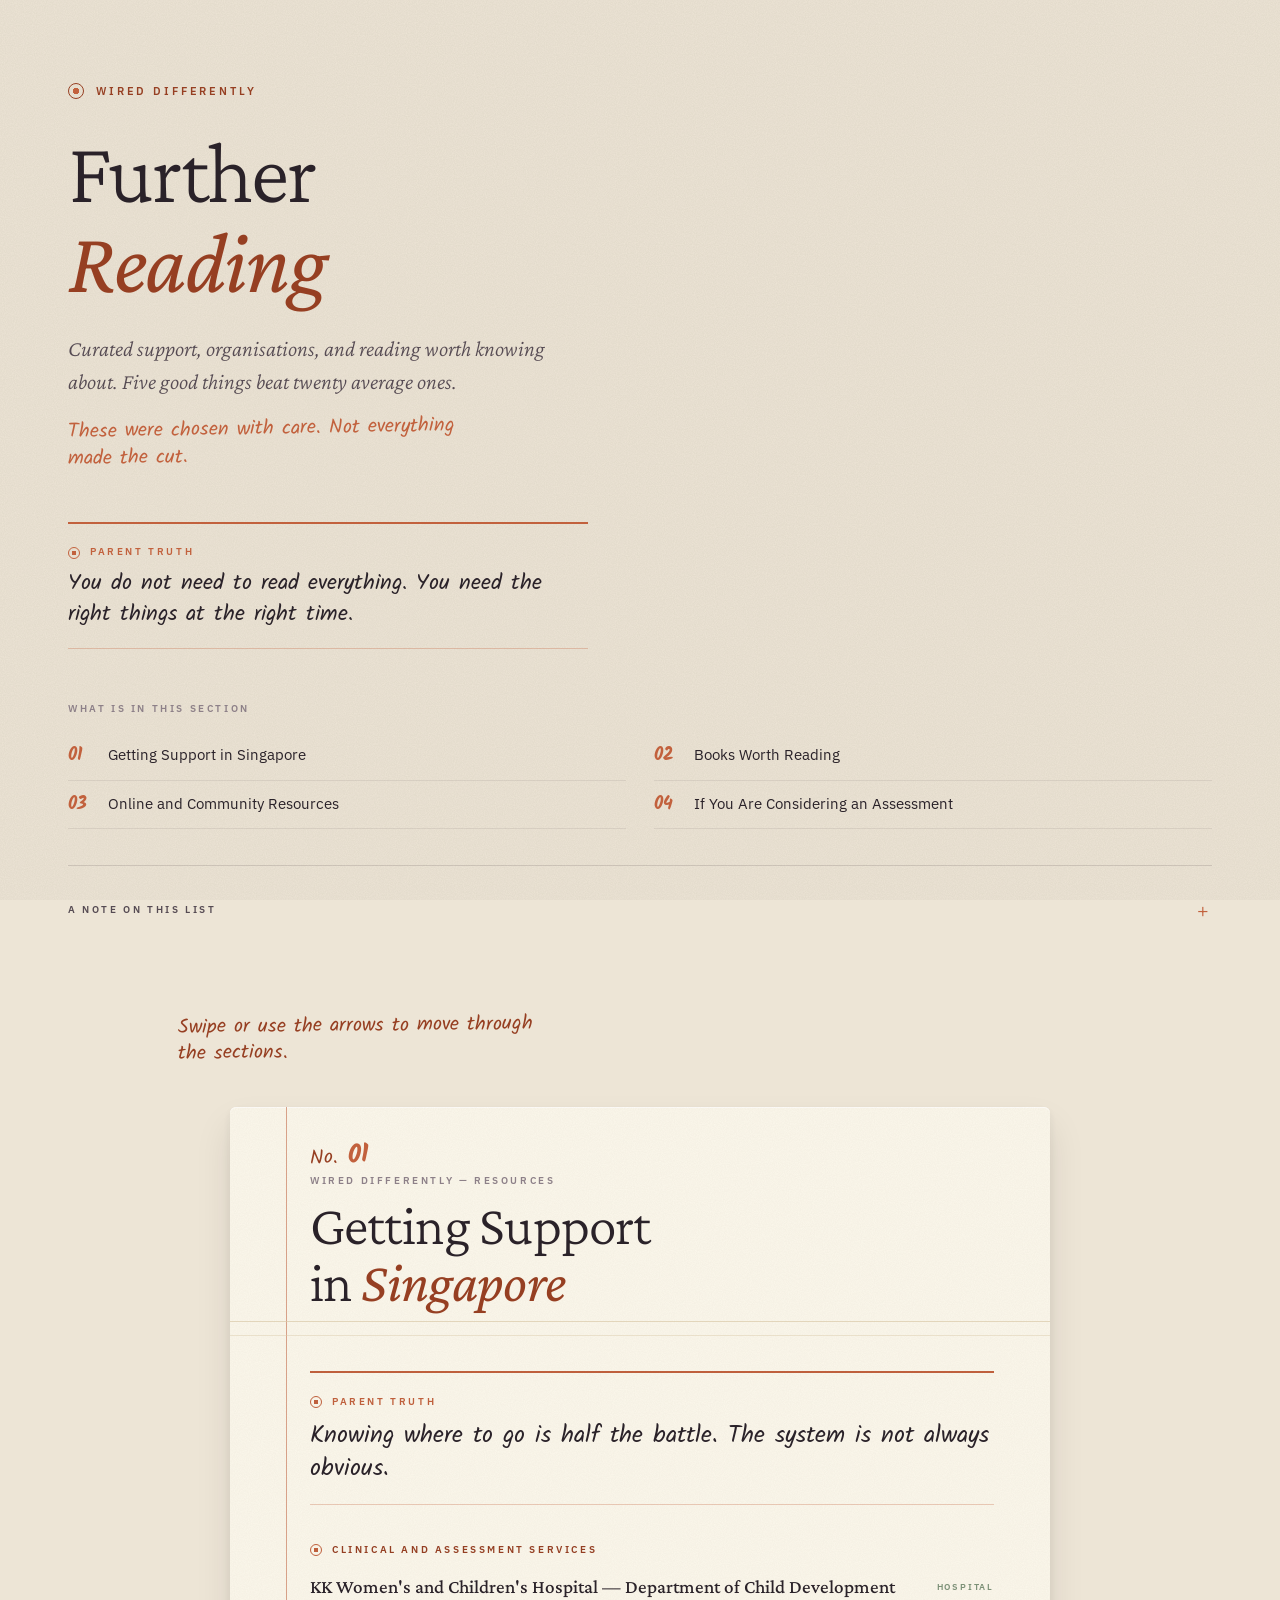
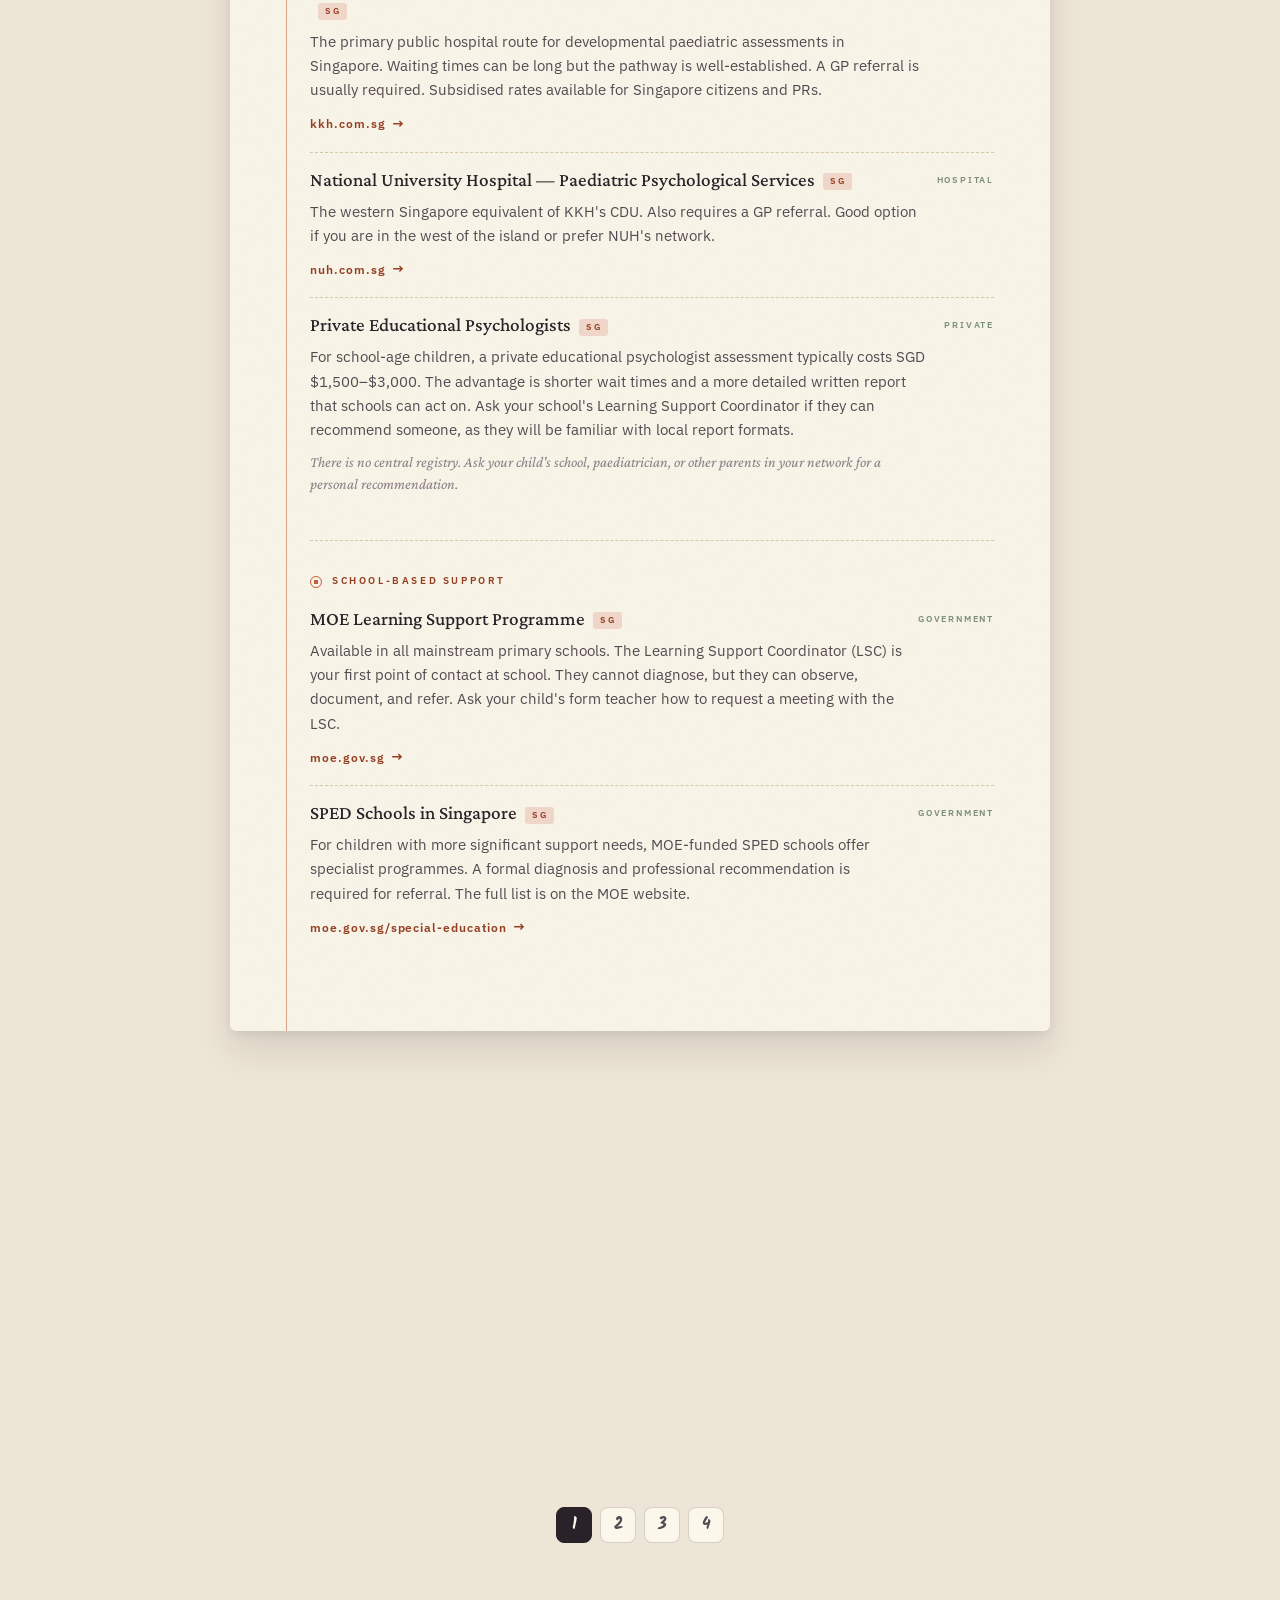
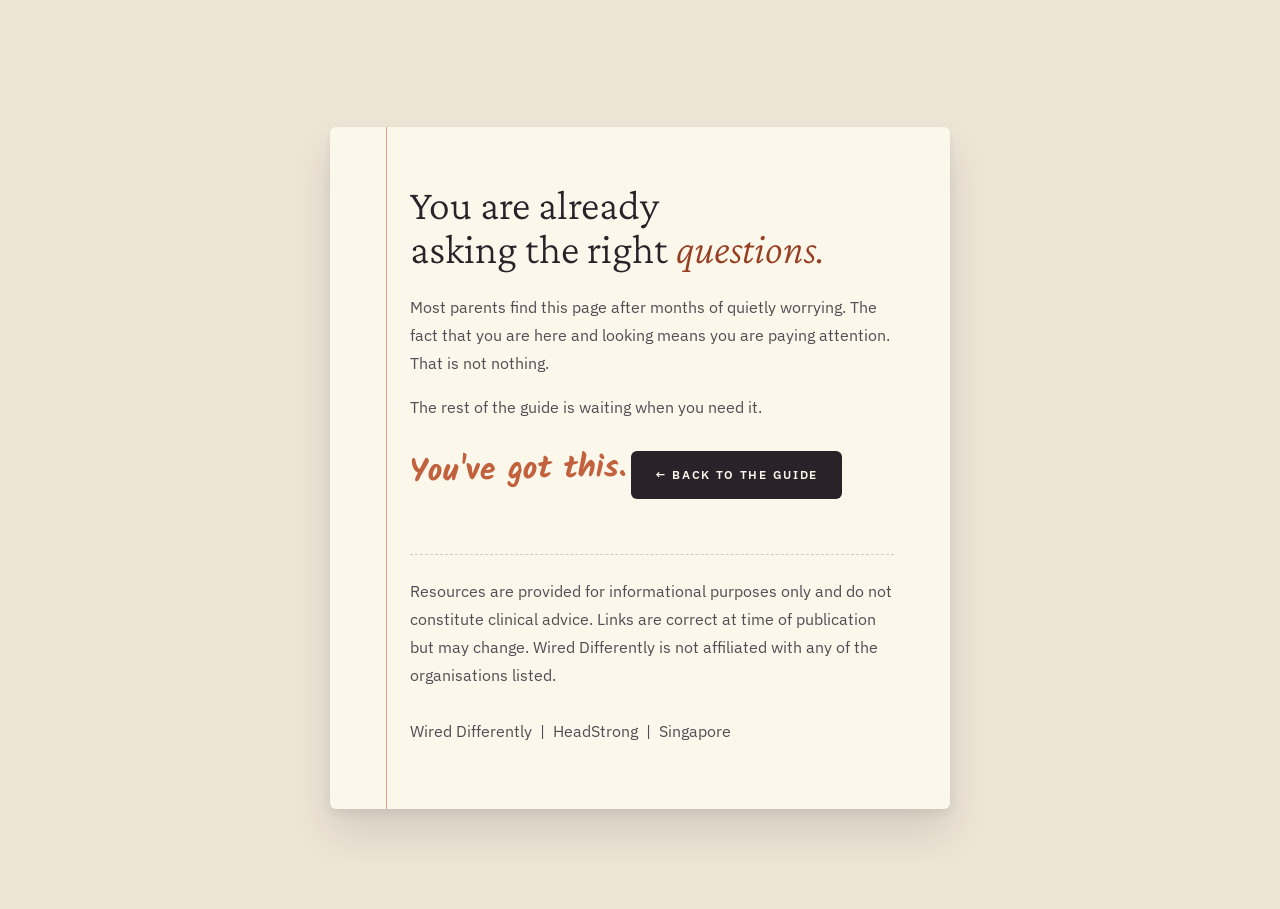
<file: wired-differently/resources.html>
<!DOCTYPE html>
<html lang="en">
<head>
<meta charset="UTF-8">
<meta name="viewport" content="width=device-width, initial-scale=1.0">
<title>Wired Differently — Resources</title>
<link rel="preconnect" href="https://fonts.googleapis.com">
<link rel="preconnect" href="https://fonts.gstatic.com" crossorigin>
<link href="https://fonts.googleapis.com/css2?family=Crimson+Pro:ital,wght@0,300;0,400;0,500;0,600;1,300;1,400&family=IBM+Plex+Sans:wght@300;400;500;600&family=Kalam:wght@300;400;700&display=swap" rel="stylesheet">
<style>
/* ── Design tokens ───────────────────────────────────────────── */
:root {
  --bone:       #EDE5D6;
  --bone-deep:  #DDD2BD;
  --paper:      #FBF7EB;
  --paper-warm: #F4ECD8;
  --ink:        #2A2229;
  --ink-soft:   #564B53;
  --ink-faint:  #8D8088;
  --rule:       #D9D0BD;
  --rule-line:  #D9C9A8;
  --rust:       #C2613D;
  --rust-deep:  #963F22;
  --rust-light: #F3DACD;
  --sage:       #7E9379;
  --sage-light: #DCE3D5;
  --warning:    #B17A3A;
  --warning-bg: #F4E6CF;
}

* { margin: 0; padding: 0; box-sizing: border-box; }
html { scroll-behavior: smooth; }
body {
  background: var(--bone);
  color: var(--ink);
  font-family: 'IBM Plex Sans', system-ui, sans-serif;
  font-size: 16px; line-height: 1.65;
  -webkit-font-smoothing: antialiased;
}
body::before {
  content: '';
  position: fixed; inset: 0; pointer-events: none; z-index: 1;
  background-image: url("data:image/svg+xml;utf8,<svg xmlns='http://www.w3.org/2000/svg' width='220' height='220'><filter id='n'><feTurbulence type='fractalNoise' baseFrequency='.9' numOctaves='2' stitchTiles='stitch'/><feColorMatrix values='0 0 0 0 .25  0 0 0 0 .22  0 0 0 0 .18  0 0 0 .22 0'/></filter><rect width='100%' height='100%' filter='url(%23n)'/></svg>");
  opacity: .5; mix-blend-mode: multiply;
}

/* ── Brand ───────────────────────────────────────────────────── */
.brand {
  display: inline-flex; align-items: center; gap: 12px;
  font-family: 'IBM Plex Sans', sans-serif;
  font-size: 11px; font-weight: 600;
  letter-spacing: .26em; text-transform: uppercase;
  color: var(--rust-deep); margin-bottom: 28px;
}
.brand::before {
  content: ''; display: inline-block;
  width: 14px; height: 14px; border-radius: 50%;
  border: 1.5px solid var(--rust-deep);
  background: radial-gradient(circle, var(--rust) 30%, transparent 32%);
}

/* ── Cover ───────────────────────────────────────────────────── */
.cover {
  position: relative; z-index: 2;
  min-height: 76vh;
  padding: 80px 48px 80px;
  max-width: 1240px; margin: 0 auto;
}
.cover h1 {
  font-family: 'Crimson Pro', serif;
  font-size: clamp(52px, 7vw, 88px);
  font-weight: 300; line-height: 1.02;
  letter-spacing: -.02em; color: var(--ink); margin-bottom: 24px;
}
.cover h1 em { font-style: italic; color: var(--rust-deep); font-weight: 400; }
.cover-lede {
  font-family: 'Crimson Pro', serif; font-style: italic;
  font-weight: 300; font-size: 22px; line-height: 1.5;
  color: var(--ink-soft); margin-bottom: 18px; max-width: 520px;
}
.cover-handwritten {
  font-family: 'Kalam', cursive; font-weight: 400;
  font-size: 20px; color: var(--rust); line-height: 1.35;
  transform: rotate(-1deg); display: inline-block;
  max-width: 400px; margin-bottom: 52px;
}

/* Cover parent truth */
.cover-pt {
  margin: 0 0 52px; padding: 16px 0 18px;
  border-top: 2px solid var(--rust);
  border-bottom: 1px solid rgba(194,97,61,.3);
  max-width: 520px;
}
.cover-pt-label {
  font-family: 'IBM Plex Sans', sans-serif;
  font-size: 10px; font-weight: 600;
  letter-spacing: .26em; text-transform: uppercase;
  color: var(--rust); margin-bottom: 8px;
  display: inline-flex; align-items: center; gap: 10px;
}
.cover-pt-label::before {
  content: ''; width: 10px; height: 10px; border-radius: 50%;
  border: 1.5px solid var(--rust);
  background: radial-gradient(circle, var(--rust) 30%, transparent 32%);
}
.cover-pt p {
  font-family: 'Kalam', cursive; font-weight: 400;
  font-size: 22px; line-height: 1.4; color: var(--ink);
}

/* Index */
.index-section { margin-top: 8px; }
.index-label {
  font-family: 'IBM Plex Sans', sans-serif;
  font-size: 10px; font-weight: 600;
  letter-spacing: .26em; text-transform: uppercase;
  color: var(--ink-faint); margin-bottom: 14px;
}
.index-grid {
  display: grid; grid-template-columns: repeat(2, 1fr); gap: 0 28px;
}
.index-item {
  appearance: none; border: 0; background: transparent;
  text-decoration: none;
  display: flex; align-items: baseline; gap: 14px;
  font-family: 'IBM Plex Sans', sans-serif; font-size: 15px;
  color: var(--ink); text-align: left; cursor: pointer;
  padding: 9px 0; border-bottom: 1px solid rgba(42,34,41,.08);
  transition: color .15s, padding .15s;
}
.index-item:hover { color: var(--rust-deep); padding-left: 4px; }
.index-num {
  font-family: 'Kalam', cursive; font-size: 18px;
  font-weight: 700; color: var(--rust); min-width: 26px;
}

/* About expander */
details.about {
  margin-top: 36px; border-top: 1px solid rgba(42,34,41,.14); padding-top: 22px;
}
details.about summary {
  list-style: none; cursor: pointer;
  font-size: 10px; font-weight: 600;
  letter-spacing: .26em; text-transform: uppercase;
  color: var(--ink-soft); display: flex; align-items: center; padding: 4px 0;
}
details.about summary::-webkit-details-marker { display: none; }
details.about summary::after {
  content: '+'; margin-left: auto;
  font-family: 'Crimson Pro', serif; font-size: 22px;
  color: var(--rust); font-weight: 300;
}
details.about[open] summary::after { content: '–'; }
.about-body { padding: 18px 0 8px; max-width: 520px; }
.about-body p {
  font-family: 'Crimson Pro', serif; font-size: 18px;
  line-height: 1.65; color: var(--ink-soft);
  margin-bottom: 12px; font-weight: 300;
}
.about-body p:last-child { margin-bottom: 0; }

/* ── Carousel chrome ─────────────────────────────────────────── */
.carousel-shell { position: relative; z-index: 2; padding: 0 0 64px; }
.carousel-header {
  max-width: 980px; margin: 0 auto 8px; padding: 0 28px;
  display: flex; align-items: end; justify-content: flex-start; gap: 24px;
}
.carousel-header .hand {
  font-family: 'Kalam', cursive; font-weight: 400;
  font-size: 20px; color: var(--rust-deep);
  line-height: 1.3; max-width: 360px; transform: rotate(-.6deg);
}

.side-nav {
  position: fixed; top: 50%; transform: translateY(-50%);
  z-index: 50; opacity: 0; visibility: hidden;
  transition: opacity .25s, visibility .25s; pointer-events: none;
}
.side-nav.visible { opacity: 1; visibility: visible; }
.side-nav.visible .nav-btn { pointer-events: auto; }
.side-nav.prev { left: max(20px, calc((100vw - 820px) / 2 - 72px)); }
.side-nav.next { right: max(20px, calc((100vw - 820px) / 2 - 72px)); }

.nav-btn {
  width: 48px; height: 48px; border-radius: 8px;
  border: 1.5px solid var(--ink); background: var(--paper);
  color: var(--ink); font-family: 'Crimson Pro', serif;
  font-size: 22px; cursor: pointer;
  transition: background .12s, color .12s;
}
.nav-btn:hover { background: var(--ink); color: var(--paper); }

.slides {
  display: flex; gap: 0; overflow-x: auto;
  scroll-snap-type: x mandatory;
  padding: 24px 0 40px;
  scrollbar-width: none; -webkit-overflow-scrolling: touch;
}
.slides::-webkit-scrollbar { display: none; }
.slide {
  flex: 0 0 100vw; scroll-snap-align: center; scroll-snap-stop: always;
  display: flex; align-items: flex-start; justify-content: center;
  padding: 10px 28px 30px;
}

/* ── Card ────────────────────────────────────────────────────── */
.card {
  position: relative; width: min(820px, 100%);
  background: var(--paper); border-radius: 6px; overflow: hidden;
  box-shadow:
    0 1px 0 rgba(255,255,255,.7) inset,
    0 4px 10px rgba(42,34,41,.08),
    0 20px 36px rgba(42,34,41,.10);
}
.card::before {
  content: ''; position: absolute; top: 0; bottom: 0;
  left: 56px; width: 1px; background: var(--rust); opacity: .55;
}
.card-grain {
  position: absolute; inset: 0; pointer-events: none;
  background-image: url("data:image/svg+xml;utf8,<svg xmlns='http://www.w3.org/2000/svg' width='200' height='200'><filter id='n'><feTurbulence type='fractalNoise' baseFrequency='.92' numOctaves='2' stitchTiles='stitch'/><feColorMatrix values='0 0 0 0 .3  0 0 0 0 .25  0 0 0 0 .22  0 0 0 .2 0'/></filter><rect width='100%' height='100%' filter='url(%23n)'/></svg>");
  opacity: .35; mix-blend-mode: multiply;
}
.card-header {
  padding: 36px 56px 32px 80px; position: relative;
  background-image:
    linear-gradient(to bottom, transparent calc(100% - 22px), rgba(217,201,168,.7) calc(100% - 22px), rgba(217,201,168,.7) calc(100% - 21px), transparent calc(100% - 21px)),
    linear-gradient(to bottom, transparent calc(100% - 8px), rgba(217,201,168,.45) calc(100% - 8px), rgba(217,201,168,.45) calc(100% - 7px), transparent calc(100% - 7px));
}
.card-body { padding: 28px 56px 48px 80px; }
.card-stamp {
  font-family: 'Kalam', cursive; font-weight: 700;
  color: var(--rust); font-size: 26px; line-height: 1;
  margin-bottom: 4px; transform: rotate(-1.5deg); display: inline-block;
}
.card-stamp::before { content: 'No. '; font-weight: 400; font-size: 20px; color: var(--rust-deep); margin-right: 2px; }
.card-brand {
  font-family: 'IBM Plex Sans', sans-serif;
  font-size: 10px; font-weight: 600;
  letter-spacing: .26em; text-transform: uppercase;
  color: var(--ink-faint); margin-bottom: 8px;
}
.card-title {
  font-family: 'Crimson Pro', serif;
  font-size: clamp(40px, 5vw, 56px); font-weight: 300;
  line-height: 1.02; letter-spacing: -.015em; color: var(--ink);
}
.card-title em { font-style: italic; color: var(--rust-deep); font-weight: 400; }

/* ── Parent Truth ────────────────────────────────────────────── */
.parent-truth {
  margin: 0 0 32px; padding: 16px 0 18px;
  border-top: 2px solid var(--rust);
  border-bottom: 1px solid rgba(194,97,61,.3);
}
.parent-truth-label {
  font-family: 'IBM Plex Sans', sans-serif;
  font-size: 10px; font-weight: 600;
  letter-spacing: .26em; text-transform: uppercase;
  color: var(--rust); margin-bottom: 8px;
  display: inline-flex; align-items: center; gap: 10px;
}
.parent-truth-label::before {
  content: ''; width: 10px; height: 10px; border-radius: 50%;
  border: 1.5px solid var(--rust);
  background: radial-gradient(circle, var(--rust) 30%, transparent 32%);
}
.parent-truth p {
  font-family: 'Kalam', cursive; font-weight: 400;
  font-size: 24px; line-height: 1.4; color: var(--ink);
}

/* ── Sections ────────────────────────────────────────────────── */
.section { margin-bottom: 28px; }
.section + .section {
  border-top: 1px dashed rgba(217,201,168,.95);
  padding-top: 28px; margin-top: 4px;
}
.section-label {
  font-family: 'IBM Plex Sans', sans-serif;
  font-size: 10px; font-weight: 600;
  letter-spacing: .26em; text-transform: uppercase;
  color: var(--rust-deep); margin-bottom: 10px;
  display: inline-flex; align-items: center; gap: 10px;
}
.section-label::before {
  content: ''; flex: 0 0 10px; width: 10px; height: 10px;
  border-radius: 50%; border: 1.5px solid var(--rust);
  background: radial-gradient(circle, var(--rust) 30%, transparent 32%);
}
.section-body {
  font-size: 16px; line-height: 1.75;
  color: var(--ink-soft); margin-bottom: 12px;
}
.section-body:last-child { margin-bottom: 0; }

/* ── Resource entries ────────────────────────────────────────── */
.resource-list { margin-top: 4px; }
.resource-item {
  padding: 16px 0;
  border-top: 1px dashed rgba(217,201,168,.95);
  display: grid; grid-template-columns: 1fr auto;
  gap: 4px 16px; align-items: start;
}
.resource-item:first-child { border-top: none; padding-top: 4px; }
.resource-name {
  font-family: 'Crimson Pro', serif; font-size: 19px;
  font-weight: 500; color: var(--ink); line-height: 1.2;
  grid-column: 1;
}
.resource-type {
  font-family: 'IBM Plex Sans', sans-serif;
  font-size: 9px; font-weight: 600;
  letter-spacing: .2em; text-transform: uppercase;
  color: var(--sage); grid-column: 2; grid-row: 1;
  padding-top: 4px; white-space: nowrap;
}
.resource-desc {
  font-size: 14.5px; line-height: 1.68; color: var(--ink-soft);
  grid-column: 1; margin-top: 4px;
}
.resource-link {
  grid-column: 1; margin-top: 6px;
  display: inline-flex; align-items: center; gap: 6px;
  font-family: 'IBM Plex Sans', sans-serif;
  font-size: 12px; font-weight: 600;
  letter-spacing: .08em; color: var(--rust-deep);
  text-decoration: none;
  transition: color .15s;
}
.resource-link:hover { color: var(--rust); }
.resource-link::after { content: '→'; font-size: 14px; }
.resource-note {
  font-family: 'Crimson Pro', serif; font-style: italic;
  font-size: 15px; color: var(--ink-faint); line-height: 1.5;
  grid-column: 1; margin-top: 4px;
}

/* SG-specific badge */
.sg-badge {
  display: inline-flex; align-items: center; gap: 5px;
  font-family: 'IBM Plex Sans', sans-serif;
  font-size: 9px; font-weight: 600;
  letter-spacing: .18em; text-transform: uppercase;
  color: var(--rust-deep);
  background: var(--rust-light); border-radius: 3px;
  padding: 3px 7px; margin-left: 8px; vertical-align: middle;
}

/* ── Pre-step callout (sage, used for navigation note) ───────── */
.pre-step {
  background: var(--paper);
  border: 1px solid var(--rule); border-radius: 6px;
  padding: 20px 24px; margin-bottom: 24px;
}
.pre-step-title {
  font-family: 'IBM Plex Sans', sans-serif;
  font-size: 10px; font-weight: 600;
  letter-spacing: .26em; text-transform: uppercase;
  color: var(--sage); margin-bottom: 10px;
  display: inline-flex; align-items: center; gap: 10px;
}
.pre-step-title::before {
  content: ''; width: 10px; height: 10px; border-radius: 50%;
  border: 1.5px solid var(--sage);
  background: radial-gradient(circle, var(--sage) 30%, transparent 32%);
}
.pre-step p { font-size: 15px; line-height: 1.7; color: var(--ink-soft); }

/* ── Try tonight ─────────────────────────────────────────────── */
.try-tonight {
  background: var(--rust-light); padding: 18px 22px;
  border-radius: 4px; position: relative; margin-top: 24px;
}
.try-tonight::before {
  content: ''; position: absolute; inset: -1px;
  border: 1px dashed var(--rust); border-radius: 5px;
  opacity: .5; pointer-events: none;
}
.try-tonight-label {
  font-family: 'IBM Plex Sans', sans-serif;
  font-size: 10px; font-weight: 600;
  letter-spacing: .26em; text-transform: uppercase;
  color: var(--rust); margin-bottom: 8px;
}
.try-tonight p { font-size: 16px; line-height: 1.72; color: var(--ink); margin-bottom: 10px; }
.try-tonight p:last-child { margin-bottom: 0; }

/* ── Jump dots ───────────────────────────────────────────────── */
.jump-row {
  position: relative; z-index: 2; max-width: 720px; margin: 0 auto;
  padding: 0 28px 60px;
  display: flex; flex-wrap: wrap; gap: 8px;
  justify-content: center; align-items: center;
}
.jump-dot {
  appearance: none; border: 1px solid rgba(42,34,41,.18);
  background: var(--paper); color: var(--ink-soft);
  width: 36px; height: 36px; border-radius: 8px;
  font-family: 'Kalam', cursive; font-weight: 700; font-size: 16px;
  cursor: pointer; text-decoration: none;
  display: inline-flex; align-items: center; justify-content: center;
  transition: all .15s;
}
.jump-dot:hover { color: var(--rust); border-color: var(--rust); }
.jump-dot.active { background: var(--ink); color: var(--paper); border-color: var(--ink); }

/* ── Closing ─────────────────────────────────────────────────── */
.closing { position: relative; z-index: 2; padding: 60px 28px 100px; }
.closing-inner {
  max-width: 620px; margin: 0 auto; background: var(--paper);
  border-radius: 6px; padding: 56px 56px 48px 80px;
  box-shadow: 0 4px 10px rgba(42,34,41,.08), 0 24px 40px rgba(42,34,41,.12);
  position: relative; overflow: hidden;
}
.closing-inner::before {
  content: ''; position: absolute; top: 0; bottom: 0;
  left: 56px; width: 1px; background: var(--rust); opacity: .55;
}
.closing-inner > * { position: relative; }
.closing h2 {
  font-family: 'Crimson Pro', serif; font-size: 42px;
  font-weight: 300; line-height: 1.05; color: var(--ink); margin-bottom: 22px;
}
.closing h2 em { font-style: italic; color: var(--rust-deep); }
.closing p { font-size: 16px; line-height: 1.75; color: var(--ink-soft); margin-bottom: 16px; }
.you-got-this {
  font-family: 'Kalam', cursive; font-weight: 700;
  font-size: 32px; color: var(--rust);
  transform: rotate(-1.5deg); display: inline-block; margin: 8px 0 24px;
}
.cta-btn {
  display: inline-block; background: var(--ink); color: var(--paper);
  font-family: 'IBM Plex Sans', sans-serif; font-size: 12px;
  font-weight: 600; letter-spacing: .14em; text-transform: uppercase;
  padding: 14px 24px; border-radius: 6px; text-decoration: none;
  transition: background .12s;
}
.cta-btn:hover { background: var(--rust-deep); }
.footer-note {
  font-size: 13px; color: var(--ink-faint); margin-top: 32px;
  padding-top: 22px; border-top: 1px dashed rgba(42,34,41,.2); line-height: 1.7;
}

/* ── Mobile ──────────────────────────────────────────────────── */
@media (max-width: 880px) {
  .side-nav { display: none; }
  .cover { padding: 56px 24px 60px; }
  .index-grid { grid-template-columns: 1fr; }
  .slide { padding: 10px 16px 30px; }
  .card-header, .card-body { padding-left: 56px; padding-right: 24px; }
  .resource-item { grid-template-columns: 1fr; }
  .resource-type { grid-column: 1; grid-row: auto; }
  .closing-inner { padding-left: 56px; padding-right: 24px; }
}
</style>
</head>
<body>

<!-- ══════════════════════════════
     COVER
══════════════════════════════ -->
<section class="cover">

  <div class="brand">Wired Differently</div>

  <h1>Further<br><em>Reading</em></h1>

  <p class="cover-lede">Curated support, organisations, and reading worth knowing about. Five good things beat twenty average ones.</p>

  <p class="cover-handwritten">These were chosen with care. Not everything made the cut.</p>

  <div class="cover-pt">
    <div class="cover-pt-label">Parent Truth</div>
    <p>You do not need to read everything. You need the right things at the right time.</p>
  </div>

  <div class="index-section">
    <div class="index-label">What is in this section</div>
    <div class="index-grid">
      <a class="index-item cover-jump" href="#slide-0" data-target="0">
        <span class="index-num">01</span><span>Getting Support in Singapore</span>
      </a>
      <a class="index-item cover-jump" href="#slide-1" data-target="1">
        <span class="index-num">02</span><span>Books Worth Reading</span>
      </a>
      <a class="index-item cover-jump" href="#slide-2" data-target="2">
        <span class="index-num">03</span><span>Online and Community Resources</span>
      </a>
      <a class="index-item cover-jump" href="#slide-3" data-target="3">
        <span class="index-num">04</span><span>If You Are Considering an Assessment</span>
      </a>
    </div>
  </div>

  <details class="about">
    <summary>A note on this list</summary>
    <div class="about-body">
      <p>This is not a comprehensive directory. It is a starting point. Every resource here was chosen because it is genuinely useful, not because it is the most well-known or the most frequently cited.</p>
      <p>Singapore-specific resources are marked. The rest are international but relevant and worth your time.</p>
      <p>This list will be updated. If something is outdated or a link has changed, please let us know.</p>
    </div>
  </details>

</section>

<!-- Side nav -->
<div class="side-nav prev"><button class="nav-btn" id="prevSlide" aria-label="Previous">‹</button></div>
<div class="side-nav next"><button class="nav-btn" id="nextSlide" aria-label="Next">›</button></div>

<!-- ══════════════════════════════
     CAROUSEL
══════════════════════════════ -->
<main class="carousel-shell" aria-label="Resources">

  <div class="carousel-header">
    <p class="hand">Swipe or use the arrows to move through the sections.</p>
  </div>

  <section class="slides" id="slides">

    <!-- ═══ CARD 01: Getting Support in Singapore ═══ -->
    <div class="slide" id="slide-0">
      <article class="card">
        <div class="card-grain"></div>
        <div class="card-header">
          <div class="card-stamp">01</div>
          <div class="card-brand">Wired Differently — Resources</div>
          <h2 class="card-title">Getting Support<br>in <em>Singapore</em></h2>
        </div>
        <div class="card-body">

          <div class="parent-truth">
            <div class="parent-truth-label">Parent Truth</div>
            <p>Knowing where to go is half the battle. The system is not always obvious.</p>
          </div>

          <div class="section">
            <div class="section-label">Clinical and Assessment Services</div>
            <div class="resource-list">

              <div class="resource-item">
                <div class="resource-name">KK Women's and Children's Hospital — Department of Child Development<span class="sg-badge">SG</span></div>
                <div class="resource-type">Hospital</div>
                <div class="resource-desc">The primary public hospital route for developmental paediatric assessments in Singapore. Waiting times can be long but the pathway is well-established. A GP referral is usually required. Subsidised rates available for Singapore citizens and PRs.</div>
                <a class="resource-link" href="https://www.kkh.com.sg/our-specialties/child-development" target="_blank" rel="noopener">kkh.com.sg</a>
              </div>

              <div class="resource-item">
                <div class="resource-name">National University Hospital — Paediatric Psychological Services<span class="sg-badge">SG</span></div>
                <div class="resource-type">Hospital</div>
                <div class="resource-desc">The western Singapore equivalent of KKH's CDU. Also requires a GP referral. Good option if you are in the west of the island or prefer NUH's network.</div>
                <a class="resource-link" href="https://www.nuh.com.sg/care-at-nuh/services/psychological-medicine/our-services/programmes---specialised-services" target="_blank" rel="noopener">nuh.com.sg</a>
              </div>

              <div class="resource-item">
                <div class="resource-name">Private Educational Psychologists<span class="sg-badge">SG</span></div>
                <div class="resource-type">Private</div>
                <div class="resource-desc">For school-age children, a private educational psychologist assessment typically costs SGD $1,500–$3,000. The advantage is shorter wait times and a more detailed written report that schools can act on. Ask your school's Learning Support Coordinator if they can recommend someone, as they will be familiar with local report formats.</div>
                <div class="resource-note">There is no central registry. Ask your child's school, paediatrician, or other parents in your network for a personal recommendation.</div>
              </div>

            </div>
          </div>

          <div class="section">
            <div class="section-label">School-Based Support</div>
            <div class="resource-list">

              <div class="resource-item">
                <div class="resource-name">MOE Learning Support Programme<span class="sg-badge">SG</span></div>
                <div class="resource-type">Government</div>
                <div class="resource-desc">Available in all mainstream primary schools. The Learning Support Coordinator (LSC) is your first point of contact at school. They cannot diagnose, but they can observe, document, and refer. Ask your child's form teacher how to request a meeting with the LSC.</div>
                <a class="resource-link" href="https://www.moe.gov.sg/primary/curriculum/learning-support-and-special-education" target="_blank" rel="noopener">moe.gov.sg</a>
              </div>

              <div class="resource-item">
                <div class="resource-name">SPED Schools in Singapore<span class="sg-badge">SG</span></div>
                <div class="resource-type">Government</div>
                <div class="resource-desc">For children with more significant support needs, MOE-funded SPED schools offer specialist programmes. A formal diagnosis and professional recommendation is required for referral. The full list is on the MOE website.</div>
                <a class="resource-link" href="https://www.moe.gov.sg/special-education" target="_blank" rel="noopener">moe.gov.sg/special-education</a>
              </div>

            </div>
          </div>

        </div>
      </article>
    </div>

    <!-- ═══ CARD 02: Books Worth Reading ═══ -->
    <div class="slide" id="slide-1">
      <article class="card">
        <div class="card-grain"></div>
        <div class="card-header">
          <div class="card-stamp">02</div>
          <div class="card-brand">Wired Differently — Resources</div>
          <h2 class="card-title">Books Worth<br><em>Reading</em></h2>
        </div>
        <div class="card-body">

          <div class="parent-truth">
            <div class="parent-truth-label">Parent Truth</div>
            <p>One good book at the right moment can reframe years of confusion in an afternoon.</p>
          </div>

          <div class="pre-step">
            <div class="pre-step-title">A note on these recommendations</div>
            <p>These are books for parents, not textbooks. They are chosen because they are readable, grounded in research, and practically useful — not because they are the most well-known titles in their category. I am not sure about all publication details so please verify before purchasing.</p>
          </div>

          <div class="section">
            <div class="section-label">For Understanding Your Child's Brain</div>
            <div class="resource-list">

              <div class="resource-item">
                <div class="resource-name">The Explosive Child — Ross W. Greene</div>
                <div class="resource-type">Book</div>
                <div class="resource-desc">The most practically useful book on the shelf for parents whose children have frequent and intense emotional outbursts. Greene's Collaborative Problem Solving model reframes the question from "how do I get my child to comply?" to "what skills is my child missing?" A genuine shift, not a technique. Well-evidenced and humane.</div>
                <div class="resource-note">Works across a wide range of profiles. You do not need a diagnosis to find it useful.</div>
              </div>

              <div class="resource-item">
                <div class="resource-name">The Whole-Brain Child — Daniel J. Siegel and Tina Payne Bryson</div>
                <div class="resource-type">Book</div>
                <div class="resource-desc">Accessible neuroscience for parents. Covers how the developing brain handles big emotions, why reasoning does not work when a child is dysregulated, and twelve strategies grounded in developmental science. One of the few popular parenting books that does not oversimplify the science.</div>
              </div>

              <div class="resource-item">
                <div class="resource-name">Smart but Stuck — Thomas E. Brown</div>
                <div class="resource-type">Book</div>
                <div class="resource-desc">Particularly useful for parents of bright children who are struggling in ways that do not make obvious sense. Brown reframes attention and executive function in a way that explains the gap between ability and performance without relying on deficit framing. Readable and non-clinical in tone.</div>
              </div>

            </div>
          </div>

          <div class="section">
            <div class="section-label">For Building Resilience</div>
            <div class="resource-list">

              <div class="resource-item">
                <div class="resource-name">Mindset — Carol S. Dweck</div>
                <div class="resource-type">Book</div>
                <div class="resource-desc">The original source on growth mindset, and worth reading in full rather than via the summary you have probably already seen. Dweck is careful and specific in ways that the popularised version is not. Particularly relevant for children who have learned to avoid challenge because failure feels like identity.</div>
              </div>

              <div class="resource-item">
                <div class="resource-name">The Self-Driven Child — William Stixrud and Ned Johnson</div>
                <div class="resource-type">Book</div>
                <div class="resource-desc">Covers autonomy, stress, and academic pressure in a way that is unusually well-suited to the Singapore context. The research on parental anxiety and its transmission to children is particularly worth sitting with. Practical without being prescriptive.</div>
                <div class="resource-note">One of the more useful books for parents navigating PSLE pressure alongside a child who is already struggling.</div>
              </div>

            </div>
          </div>

        </div>
      </article>
    </div>

    <!-- ═══ CARD 03: Online and Community Resources ═══ -->
    <div class="slide" id="slide-2">
      <article class="card">
        <div class="card-grain"></div>
        <div class="card-header">
          <div class="card-stamp">03</div>
          <div class="card-brand">Wired Differently — Resources</div>
          <h2 class="card-title">Online and<br><em>Community</em></h2>
        </div>
        <div class="card-body">

          <div class="parent-truth">
            <div class="parent-truth-label">Parent Truth</div>
            <p>Other parents who have been through this are more useful than most websites. Find your people.</p>
          </div>

          <div class="section">
            <div class="section-label">Local Online Resources</div>
            <div class="resource-list">

                       <div class="resource-item">
                <div class="resource-name">Autism Resource Centre (ARC) Singapore<span class="sg-badge">SG</span></div>
                <div class="resource-type">Organisation</div>
                <div class="resource-desc">Provides programmes, training, and family support. Their parent workshops are regularly updated and practically oriented. Useful even if your child does not have an autism diagnosis — many of the strategies covered apply across profiles.</div>
                <a class="resource-link" href="https://www.autism.org.sg" target="_blank" rel="noopener">autism.org.sg</a>
              </div>

              <div class="resource-item">
                <div class="resource-name">Unlocking ADHD<span class="sg-badge">SG</span></div>
                <div class="resource-type">Community</div>
                <div class="resource-desc">Unlocking ADHD is an IPC-registered charity and social service agency in Singapore that started with a mission to empower ADHDers and their families. Their resources are regularly updated, and host a community support ground on Facebook and Discord.</div>
                <a class="resource-link" href="https://www.unlockingadhd.org.sg/" target="_blank" rel="noopener">unlockingadhd.org.sg</a>
              </div>

            </div>
          </div>

          <div class="section">
            <div class="section-label">Online Resources Worth Bookmarking</div>
            <div class="resource-list">

              <div class="resource-item">
                <div class="resource-name">Understood.org</div>
                <div class="resource-type">Website</div>
                <div class="resource-desc">The most consistently reliable non-clinical resource on the internet for parents of children who learn differently. Well-researched, non-sensationalist, and updated regularly. Covers learning differences, attention, and social-emotional development. US-based but most of the content is universally applicable.</div>
                <a class="resource-link" href="https://www.understood.org" target="_blank" rel="noopener">understood.org</a>
              </div>

              <div class="resource-item">
                <div class="resource-name">Child Mind Institute</div>
                <div class="resource-type">Website</div>
                <div class="resource-desc">Clinically rigorous articles on child mental health, attention, anxiety, and learning differences. Written for parents and professionals alike. More detailed than most parenting sites and less prone to oversimplification. Use the search function — the article library is extensive.</div>
                <a class="resource-link" href="https://childmind.org" target="_blank" rel="noopener">childmind.org</a>
              </div>

              <div class="resource-item">
                <div class="resource-name">Ross Greene's Lives in the Balance</div>
                <div class="resource-type">Website</div>
                <div class="resource-desc">Free resources from the Collaborative Problem Solving framework, including guides, videos, and downloadable tools. If you found The Explosive Child useful, this is where to go next.</div>
                <a class="resource-link" href="https://www.livesinthebalance.org" target="_blank" rel="noopener">livesinthebalance.org</a>
              </div>

            </div>
          </div>

        </div>
      </article>
    </div>

    <!-- ═══ CARD 04: If You Are Considering an Assessment ═══ -->
    <div class="slide" id="slide-3">
      <article class="card">
        <div class="card-grain"></div>
        <div class="card-header">
          <div class="card-stamp">04</div>
          <div class="card-brand">Wired Differently — Resources</div>
          <h2 class="card-title">Considering<br>an <em>Assessment?</em></h2>
        </div>
        <div class="card-body">

          <div class="parent-truth">
            <div class="parent-truth-label">Parent Truth</div>
            <p>A diagnosis does not change who your child is. It changes what help they are entitled to ask for.</p>
          </div>

          <div class="section">
            <div class="section-label">What an Assessment Actually Is</div>
            <p class="section-body">A formal assessment is a structured evaluation, usually conducted by a developmental paediatrician or educational psychologist, that maps your child's cognitive, behavioural, and emotional profile. It is not a test your child passes or fails. It is a description.</p>
            <p class="section-body">The output is typically a written report that describes how your child learns, where their strengths are, where they need support, and what accommodations would help. That report is what you bring to school.</p>
          </div>

          <div class="section">
            <div class="section-label">The Two Pathways in Singapore</div>
            <div class="resource-list">

              <div class="resource-item">
                <div class="resource-name">Public route — via Polyclinic to KKH or NUH<span class="sg-badge">SG</span></div>
                <div class="resource-type">Subsidised</div>
                <div class="resource-desc">Start with your GP and ask for a referral to the Child Development Unit at KKH or NUH. Subsidised rates apply for citizens and PRs. Waiting times are typically several months. The assessment itself is thorough and the reports are well-recognised by MOE and mainstream schools.</div>
                <div class="resource-note">Bring specific observations to the GP — what you see at home, how often, in what contexts. Vague descriptions produce longer referral delays.</div>
              </div>

              <div class="resource-item">
                <div class="resource-name">Private route — Educational Psychologist<span class="sg-badge">SG</span></div>
                <div class="resource-type">Private, SGD $1,500–$3,000</div>
                <div class="resource-desc">Faster, more detailed, and more expensive. The report format is usually more school-actionable. Ask your child's school Learning Support Coordinator for a recommendation — they know which reports are taken seriously and which are not. Ask the psychologist directly how many pages their report is and what it covers before booking.</div>
              </div>

            </div>
          </div>

          <div class="section">
            <div class="section-label">Questions Worth Asking Before You Start</div>
            <div class="resource-list">

              <div class="resource-item">
                <div class="resource-name">Does my child need a diagnosis to get school support?</div>
                <div class="resource-type">Question</div>
                <div class="resource-desc">In Singapore mainstream schools, no. A Learning Support Coordinator can put informal support in place based on teacher observation. A diagnosis strengthens the case and unlocks more formal accommodations, including exam access arrangements, but it is not required to start the conversation.</div>
              </div>

              <div class="resource-item">
                <div class="resource-name">What do I do with the report once I have it?</div>
                <div class="resource-type">Question</div>
                <div class="resource-desc">Request a meeting with your child's form teacher and LSC. Bring the report. Ask specifically what accommodations the school can put in place and what the timeline is. Schools vary significantly in how proactively they act on reports. You may need to follow up more than once.</div>
              </div>

              <div class="resource-item">
                <div class="resource-name">Should I tell my child about the assessment?</div>
                <div class="resource-type">Question</div>
                <div class="resource-desc">Generally, yes — and in age-appropriate terms. Children who understand that the assessment is about getting them better support, not labelling what is wrong with them, tend to engage more honestly with the process. The Diagnosis Conversation card in the Moment Cards section has specific language for this.</div>
              </div>

            </div>
          </div>

          <div class="try-tonight">
            <div class="try-tonight-label">The First Step</div>
            <p>If you are seriously considering an assessment, write down three specific things you have observed in the last month — not general impressions, but specific moments. That list is what you bring to the GP or psychologist. It will save you time and produce a better outcome.</p>
          </div>

        </div>
      </article>
    </div>

  </section>

  <!-- Jump dots -->
  <div class="jump-row" aria-label="Navigate to card">
    <button class="jump-dot active" data-target="0">1</button>
    <button class="jump-dot" data-target="1">2</button>
    <button class="jump-dot" data-target="2">3</button>
    <button class="jump-dot" data-target="3">4</button>
  </div>

</main>

<!-- ══════════════════════════════
     CLOSING
══════════════════════════════ -->
<section class="closing">
  <div class="closing-inner">
    <h2>You are already<br>asking the right <em>questions.</em></h2>
    <p>Most parents find this page after months of quietly worrying. The fact that you are here and looking means you are paying attention. That is not nothing.</p>
    <p>The rest of the guide is waiting when you need it.</p>
    <div class="you-got-this">You've got this.</div>
    <a class="cta-btn" href="strengths.html">← Back to the Guide</a>
    <p class="footer-note">Resources are provided for informational purposes only and do not constitute clinical advice. Links are correct at time of publication but may change. Wired Differently is not affiliated with any of the organisations listed.<br><br>Wired Differently &nbsp;|&nbsp; HeadStrong &nbsp;|&nbsp; Singapore</p>
  </div>
</section>

<script>
  const slidesEl   = document.getElementById('slides');
  const slides     = Array.from(document.querySelectorAll('.slide'));
  const dots       = Array.from(document.querySelectorAll('.jump-dot'));
  const coverJumps = Array.from(document.querySelectorAll('.cover-jump'));
  const sideNavs   = document.querySelectorAll('.side-nav');
  const cover      = document.querySelector('.cover');
  const closing    = document.querySelector('.closing');
  let current = 0, isScrolling = false;

  function goToSlide(index, opts = {}) {
    index = Math.max(0, Math.min(index, slides.length - 1));
    current = index;
    isScrolling = true;
    slidesEl.scrollTo({ left: slides[current].offsetLeft, behavior: 'smooth' });
    if (opts.scrollToTop) {
      const top = window.scrollY + slides[current].getBoundingClientRect().top - 24;
      window.scrollTo({ top: Math.max(0, top), behavior: 'smooth' });
    }
    dots.forEach((d, i) => d.classList.toggle('active', i === current));
    if (opts.updateHash !== false) history.replaceState(null, '', '#slide-' + current);
    setTimeout(() => { isScrolling = false; }, 600);
  }

  function updateArrows() {
    if (!cover || !closing) return;
    const y = window.scrollY;
    const show =
      y + 60 > cover.offsetTop + cover.offsetHeight &&
      y + window.innerHeight < closing.offsetTop + 60;
    sideNavs.forEach(n => n.classList.toggle('visible', show));
  }

  document.getElementById('prevSlide').onclick = () => goToSlide(current - 1, { scrollToTop: true });
  document.getElementById('nextSlide').onclick = () => goToSlide(current + 1, { scrollToTop: true });

  dots.forEach(d => d.addEventListener('click', e => {
    e.preventDefault();
    goToSlide(Number(d.dataset.target), { scrollToTop: true });
  }));

  coverJumps.forEach(btn => btn.addEventListener('click', e => {
    e.preventDefault();
    document.querySelector('.carousel-shell').scrollIntoView({ behavior: 'smooth' });
    setTimeout(() => goToSlide(Number(btn.dataset.target)), 250);
  }));

  document.addEventListener('keydown', e => {
    if (e.key === 'ArrowRight') goToSlide(current + 1, { scrollToTop: true });
    if (e.key === 'ArrowLeft')  goToSlide(current - 1, { scrollToTop: true });
  });

  const observer = new IntersectionObserver(entries => {
    entries.forEach(entry => {
      if (entry.isIntersecting) {
        current = slides.indexOf(entry.target);
        dots.forEach((d, i) => d.classList.toggle('active', i === current));
      }
    });
  }, { root: slidesEl, threshold: 0.55 });

  slides.forEach(s => observer.observe(s));

  function openHashSlide() {
    const match = window.location.hash.match(/^#slide-(\d+)$/);
    if (!match) return;
    const idx = Number(match[1]);
    if (!Number.isNaN(idx)) {
      document.querySelector('.carousel-shell').scrollIntoView({ behavior: 'auto' });
      setTimeout(() => goToSlide(idx, { updateHash: false }), 50);
    }
  }

  updateArrows();
  addEventListener('scroll', updateArrows, { passive: true });
  addEventListener('resize', updateArrows);
  window.addEventListener('hashchange', openHashSlide);
  openHashSlide();
</script>
</body>
</html>
</file>
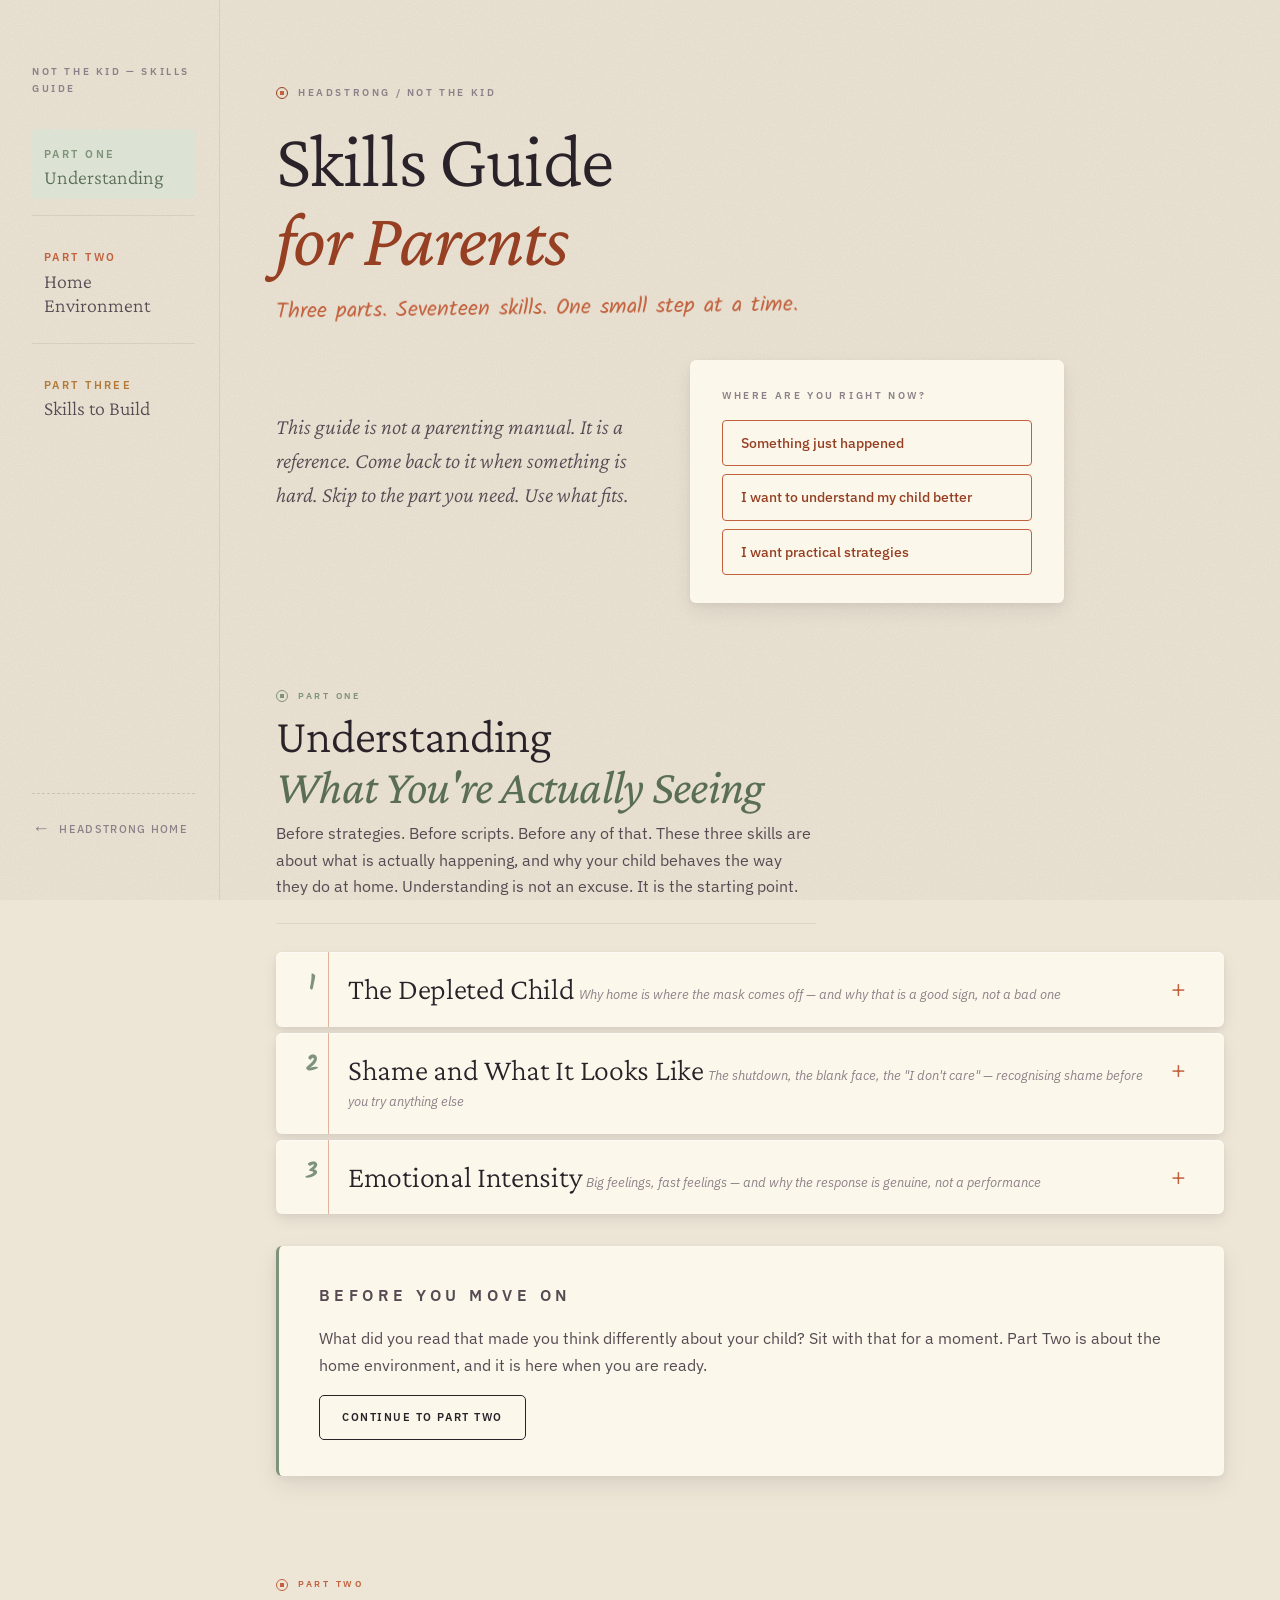
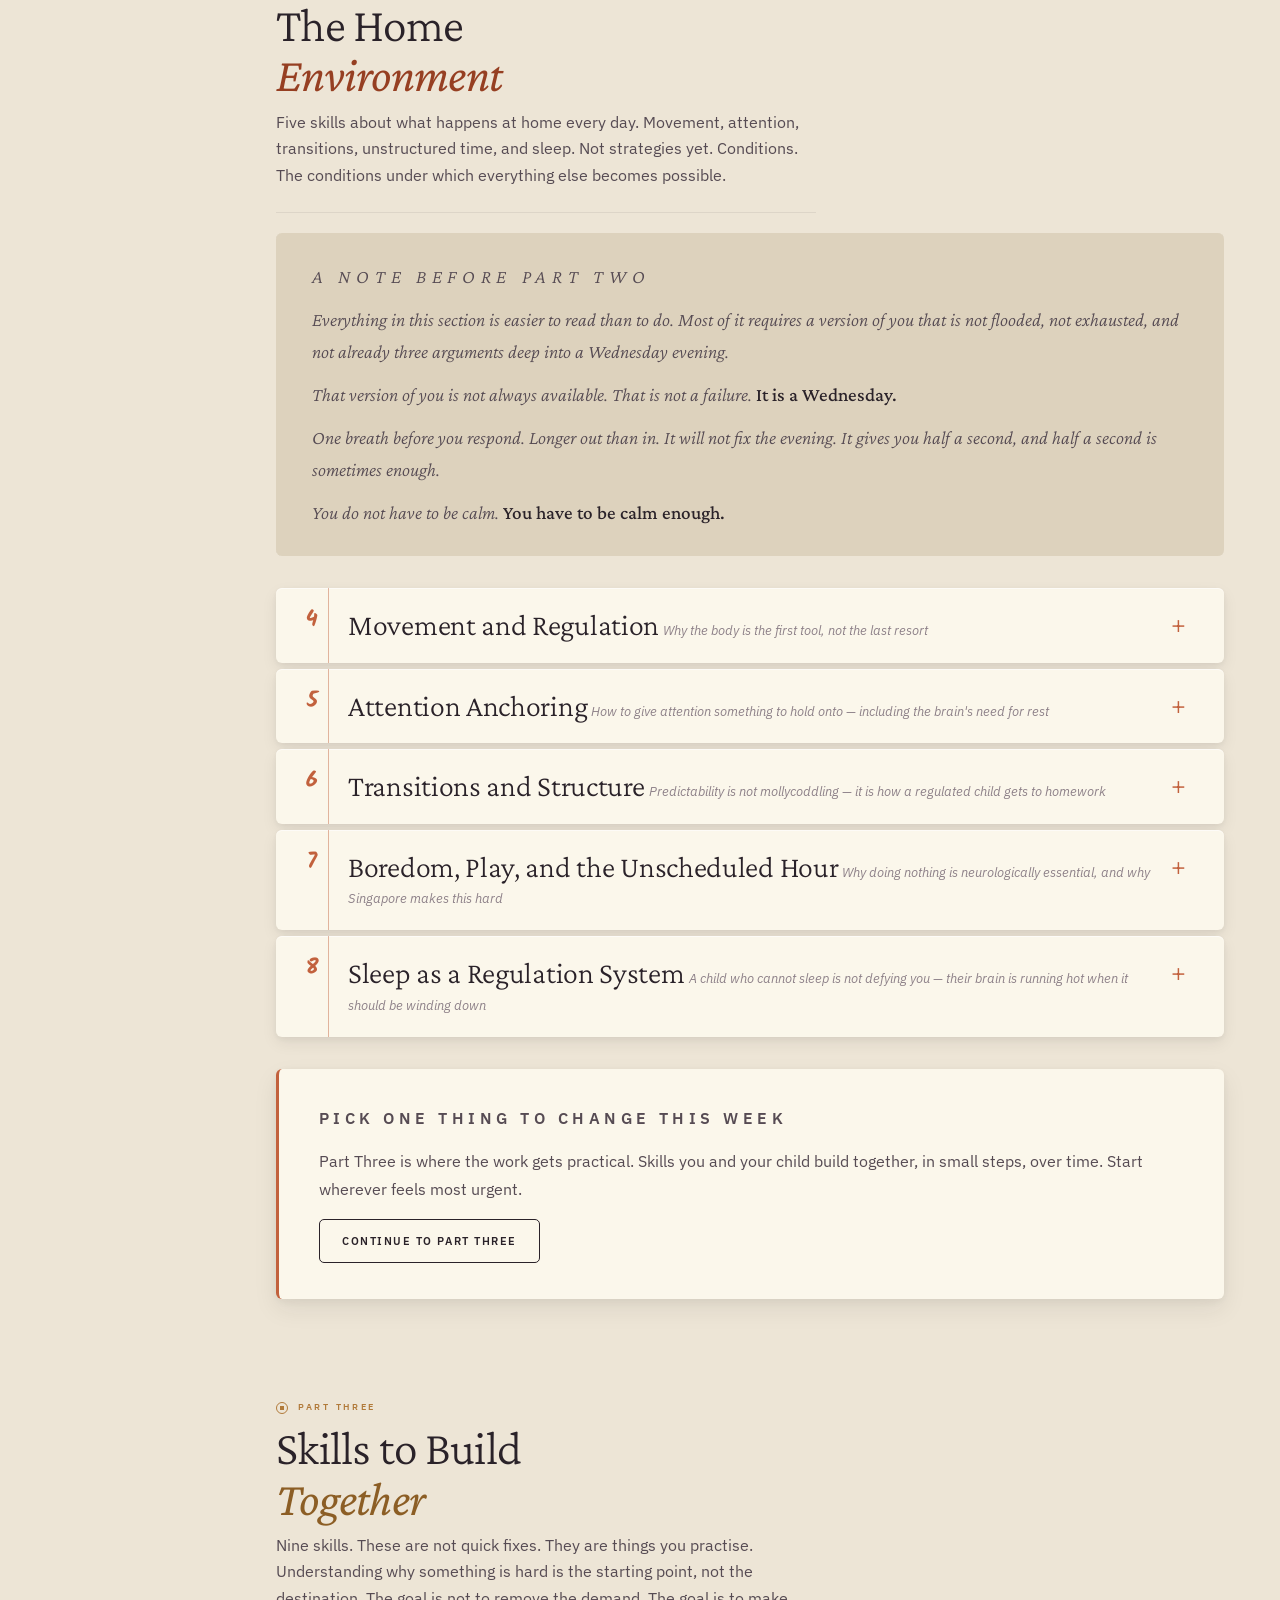
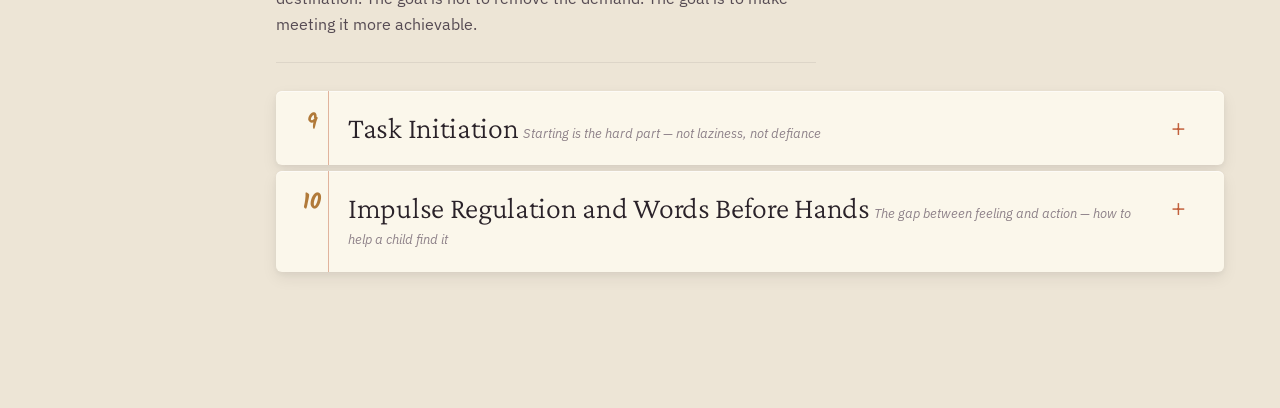
<file: wired-differently/skills_guide.html>
<!DOCTYPE html>
<html lang="en">
<head>
<meta charset="UTF-8">
<meta name="viewport" content="width=device-width, initial-scale=1.0">
<title>Skills Guide — HeadStrong / Not The Kid</title>
<link rel="preconnect" href="https://fonts.googleapis.com">
<link rel="preconnect" href="https://fonts.gstatic.com" crossorigin>
<link href="https://fonts.googleapis.com/css2?family=Crimson+Pro:ital,wght@0,300;0,400;0,500;0,600;1,300;1,400&family=IBM+Plex+Sans:wght@300;400;500;600&family=Kalam:wght@300;400;700&display=swap" rel="stylesheet">
<link rel="stylesheet" href="not-the-kid.css">
<style>
/* ── Phase 3: Skill body content components ── */

/* Section label — small caps header between content blocks */
.sg-section-label {
  font-family: 'IBM Plex Sans', sans-serif;
  font-size: 10px;
  font-weight: 600;
  letter-spacing: .26em;
  text-transform: uppercase;
  color: var(--ink-faint);
  margin: 32px 0 12px;
  display: block;
}

/* Body paragraphs — minimum 16px, comfortable reading size */
.sg-skill-body p {
  font-family: 'IBM Plex Sans', sans-serif;
  font-size: 16px;
  line-height: 1.7;
  color: var(--ink-soft);
  margin: 0 0 16px;
}

/* Parent Truth — warm neutral tint, consistent across all chapters,
   deliberately different from the chapter-accent Try Tonight blocks */
.sg-skill-body .parent-truth {
  background: var(--paper-warm);
  border-radius: 6px;
  padding: 20px 24px;
  border-top: 2px solid var(--rust);
  border-bottom: none;
  margin: 0 0 32px;
}

/* Chapter accent applies only to the top border, not the fill */
[data-chapter="1"] .sg-skill-body .parent-truth { border-top-color: var(--ch1-accent); }
[data-chapter="2"] .sg-skill-body .parent-truth { border-top-color: var(--ch2-accent); }
[data-chapter="3"] .sg-skill-body .parent-truth { border-top-color: var(--ch3-accent); }

/* Try tonight block */
.sg-try-tonight {
  background: var(--rust-light);
  border-radius: 6px;
  padding: 20px 24px;
  margin: 28px 0;
}

.sg-try-label {
  font-family: 'IBM Plex Sans', sans-serif;
  font-size: 10px !important;
  font-weight: 600;
  letter-spacing: .26em;
  text-transform: uppercase;
  color: var(--rust) !important;
  margin: 0 0 10px !important;
}

.sg-try-tonight p:last-child {
  margin-bottom: 0 !important;
  color: var(--ink) !important;
}

[data-chapter="1"] .sg-try-tonight { background: var(--ch1-accent-bg); }
[data-chapter="1"] .sg-try-label { color: var(--ch1-accent) !important; }
[data-chapter="2"] .sg-try-tonight { background: var(--ch2-accent-bg); }
[data-chapter="2"] .sg-try-label { color: var(--ch2-accent) !important; }
[data-chapter="3"] .sg-try-tonight { background: var(--ch3-accent-bg); }
[data-chapter="3"] .sg-try-label { color: var(--ch3-accent) !important; }

/* Brain science expandable */
.sg-brain {
  margin: 28px 0 8px;
  border-top: 1px dashed var(--rule);
  padding-top: 20px;
}

.sg-brain-trigger {
  font-family: 'IBM Plex Sans', sans-serif;
  font-size: 13px;
  font-weight: 600;
  letter-spacing: .04em;
  color: var(--ink-faint);
  cursor: pointer;
  list-style: none;
  user-select: none;
  padding: 0;
  display: flex;
  align-items: center;
  gap: 8px;
}

.sg-brain-trigger::before {
  content: '+';
  width: 20px;
  height: 20px;
  border: 1px solid var(--rule);
  border-radius: 3px;
  display: inline-flex;
  align-items: center;
  justify-content: center;
  font-size: 14px;
  line-height: 1;
  flex-shrink: 0;
  transition: background .12s, color .12s;
}

.sg-brain[open] .sg-brain-trigger::before {
  content: '−';
  background: var(--ink-faint);
  color: var(--paper);
  border-color: var(--ink-faint);
}

.sg-brain-body {
  padding: 18px 0 4px;
}

/* Brain science body — 16px minimum, slightly muted but fully readable */
.sg-brain-body p {
  font-size: 16px !important;
  color: var(--ink-soft) !important;
  line-height: 1.65;
  margin: 0 0 14px !important;
}

.sg-brain-body p:last-child { margin-bottom: 0 !important; }

@media (max-width: 680px) {
  .sg-try-tonight { padding: 16px 18px; }
  .sg-skill-body .parent-truth { padding: 16px 18px; }
}

/* ── Cover: reduce gap between routing box and Part One ── */
.sg-cover { padding-bottom: 32px; }

/* ── CTA action row: two buttons side by side ── */
.sg-chapter-cta-actions {
  display: flex;
  gap: 12px;
  flex-wrap: wrap;
  margin-top: 8px;
}

/* ── Rail nav: larger chapter label text ── */
.sg-rail-item-label { font-size: 20px; }
.sg-rail-item-num   { font-size: 11px; }
</style>
</head>
<body>

<!-- ============================================================
  SKILLS GUIDE — Phase 1 skeleton
  Layout, nav, expand/collapse JS, chapter structure.
  No skill content yet. All .sg-skill-body sections are
  placeholder stubs to verify the container works correctly.
  ============================================================ -->


<!-- Mobile top tab bar (hidden on desktop via CSS) -->
<div class="sg-tab-bar" id="sg-tab-bar" aria-label="Chapter navigation">
  <nav class="sg-tab-bar-inner">
    <a href="#chapter-1" class="sg-tab active" data-chapter="1" id="tab-1">
      <span class="sg-tab-num">Part One</span>
      <span class="sg-tab-label">Understanding</span>
    </a>
    <a href="#chapter-2" class="sg-tab" data-chapter="2" id="tab-2">
      <span class="sg-tab-num">Part Two</span>
      <span class="sg-tab-label">Home Environment</span>
    </a>
    <a href="#chapter-3" class="sg-tab" data-chapter="3" id="tab-3">
      <span class="sg-tab-num">Part Three</span>
      <span class="sg-tab-label">Skills to Build</span>
    </a>
  </nav>
</div>


<!-- Page grid -->
<div class="sg-page">

  <!-- ─── Desktop left rail ─────────────────────────────────── -->
  <aside class="sg-rail" aria-label="Skills navigation">
    <div class="sg-rail-brand">Not The Kid &mdash; Skills Guide</div>

    <nav>
      <ul class="sg-rail-nav">

        <li>
          <a href="#chapter-1" class="sg-rail-item active" data-chapter="1" id="rail-1">
            <span class="sg-rail-item-num">Part One</span>
            <span class="sg-rail-item-label">Understanding</span>
          </a>
        </li>

        <li><div class="sg-rail-divider"></div></li>

        <li>
          <a href="#chapter-2" class="sg-rail-item" data-chapter="2" id="rail-2">
            <span class="sg-rail-item-num">Part Two</span>
            <span class="sg-rail-item-label">Home Environment</span>
          </a>
        </li>

        <li><div class="sg-rail-divider"></div></li>

        <li>
          <a href="#chapter-3" class="sg-rail-item" data-chapter="3" id="rail-3">
            <span class="sg-rail-item-num">Part Three</span>
            <span class="sg-rail-item-label">Skills to Build</span>
          </a>
        </li>

      </ul>
    </nav>

    <a href="index.html" class="sg-rail-back">HeadStrong home</a>
  </aside>


  <!-- ─── Main content ──────────────────────────────────────── -->
  <main class="sg-main">

    <!-- Cover -->
    <section class="sg-cover">
      <p class="sg-cover-kicker">HeadStrong / Not The Kid</p>

      <h1>Skills Guide<br><em>for Parents</em></h1>

      <p class="sg-cover-tagline">Three parts. Seventeen skills. One small step at a time.</p>

      <!-- Two-column row: lede left, routing right -->
      <div class="sg-cover-row">

        <p class="sg-cover-lede">
          This guide is not a parenting manual. It is a reference. Come back to it
          when something is hard. Skip to the part you need. Use what fits.
        </p>

        <!-- Crisis routing -->
        <div class="sg-where">
          <p class="sg-where-label">Where are you right now?</p>
          <ul class="sg-where-options">
            <li>
              <a href="#skill-1" class="sg-where-option sg-where-crisis">
                Something just happened
              </a>
            </li>
            <li>
              <a href="#chapter-1" class="sg-where-option">
                I want to understand my child better
              </a>
            </li>
            <li>
              <a href="#chapter-3" class="sg-where-option">
                I want practical strategies
              </a>
            </li>
          </ul>
        </div>

      </div><!-- /sg-cover-row -->

    </section>
    <!-- /Cover -->


    <!-- ======================================================
      CHAPTER ONE — Understanding What You're Actually Seeing
      Accent: Sage
    ====================================================== -->

    <section id="chapter-1" data-chapter="1">

      <div class="sg-chapter">
        <p class="sg-chapter-marker">Part One</p>
        <h2>Understanding<br><em>What You're Actually Seeing</em></h2>
        <p class="sg-chapter-desc">
          Before strategies. Before scripts. Before any of that. These three skills
          are about what is actually happening, and why your child behaves the way
          they do at home. Understanding is not an excuse. It is the starting point.
        </p>
      </div>

      <div class="sg-skill-list">

        <!-- Skill 1 -->
        <details class="sg-skill" id="skill-1" data-chapter="1">
          <summary class="sg-skill-trigger">
            <span class="sg-skill-num-col">
              <span class="sg-skill-num">1</span>
            </span>
            <span class="sg-skill-meta">
              <span class="sg-skill-title">The Depleted Child</span>
              <span class="sg-skill-desc">Why home is where the mask comes off — and why that is a good sign, not a bad one</span>
            </span>
            <span class="sg-skill-toggle" aria-hidden="true">+</span>
          </summary>
          <div class="sg-skill-body">

            <div class="parent-truth">
              <div class="parent-truth-label">Parent Truth</div>
              <p>She holds it together all day. Then she walks through the door and you're the one who gets it. You wonder what you're doing wrong. You're not doing anything wrong. You're the safe place.</p>
            </div>

            <p class="sg-section-label">What is actually happening</p>
            <p>Holding it together at school is effortful. Not lazy-effort. Real cognitive effort. Your child spends the day managing noise, transitions, sensory input, social expectations, and the constant work of tracking what is coming next. Many children who are wired differently put significant energy into appearing regulated in environments where falling apart is not an option.</p>
            <p>Home is where the mask comes off. The explosion you get at 6pm is not a sign that school was fine and home is the problem. It is a sign that school was hard and home is safe enough to feel it. The two things look identical from the outside. They are not.</p>
            <p>The compounding effect matters. A depleted child plus resumed demands plus a raised voice produces a situation where no one has any capacity left. Not the child, and usually not the parent either. The landing space is not a reward. It is the condition that makes everything after it possible.</p>

            <p class="sg-section-label">A note on timing in Singapore</p>
            <p>Primary school ends at 1.30pm. Many children go directly to student care or tuition. The collapse may not happen at home until 6 or 7pm. Some children partially regulate at student care and arrive home already re-flooded. The timing varies. The cost of a full day of performing regulation does not. Whatever time your child walks through the door, they have been doing a job all day. Treat arrival accordingly.</p>

            <p class="sg-section-label">The landing space</p>
            <p>Fifteen to thirty minutes. No demands. No questions about school. No screens if they ramp your child up rather than down. Food if they are hungry. A known, predictable window where nothing is asked of them.</p>
            <p>This is not permission to skip homework. It is what makes homework possible. The landing space reduces the deficit before you ask them to spend more. That is not soft parenting. It is sequencing.</p>

            <div class="sg-try-tonight">
              <p class="sg-try-label">Try tonight</p>
              <p>When your child arrives, say nothing about school, homework, or the afternoon. Offer something small: food, a quiet space, five minutes. Set a timer you do not tell them about. When it goes off, start the routine. You are not avoiding the evening. You are giving it a better starting point.</p>
            </div>

            <details class="sg-brain">
              <summary class="sg-brain-trigger">A note on your child's brain</summary>
              <div class="sg-brain-body">
                <p>Self-regulation draws on cognitive resources that are finite. Research on the effort costs of sustained self-regulation suggests that performing regulated behaviour over a full school day tends to deplete the resources available for further regulation — this is particularly well-documented in children whose regulatory systems are still developing (Baumeister et al., on ego depletion, provides a useful framing, though the direct replication evidence is mixed; treat it as a model, not a mechanism).</p>
                <p>The masking literature offers a more specific lens. Research in autistic populations (Hull et al., 2017; Pearson et al., 2021) documents the effort cost of "camouflaging" — adapting presentation to meet social expectations in environments not built for you. This literature has been developed primarily with autistic adults and adolescents. Its application to younger children with ADHD profiles is clinically recognised but less formally studied. The core idea is robust regardless: performing regulation for others is more costly than simply being regulated.</p>
                <p>The post-school collapse is not behaviour. It is the cost surfacing. Understanding this changes what you are responding to.</p>
              </div>
            </details>

            <div class="sg-xref">
              <span class="sg-xref-label">Connects to</span>
              <a href="#skill-4" class="sg-xref-tag">4 — Movement</a>
              <a href="#skill-6" class="sg-xref-tag">6 — Transitions and Structure</a>
              <a href="#skill-8" class="sg-xref-tag">8 — Sleep</a>
              <a href="#skill-9" class="sg-xref-tag">9 — Task Initiation</a>
              <a href="#skill-17" class="sg-xref-tag">17 — What You Do After</a>
            </div>

          </div>
        </details>

        <!-- Skill 2 -->
        <details class="sg-skill" id="skill-2" data-chapter="1">
          <summary class="sg-skill-trigger">
            <span class="sg-skill-num-col">
              <span class="sg-skill-num">2</span>
            </span>
            <span class="sg-skill-meta">
              <span class="sg-skill-title">Shame and What It Looks Like</span>
              <span class="sg-skill-desc">The shutdown, the blank face, the "I don't care" — recognising shame before you try anything else</span>
            </span>
            <span class="sg-skill-toggle" aria-hidden="true">+</span>
          </summary>
          <div class="sg-skill-body">

            <div class="parent-truth">
              <div class="parent-truth-label">Parent Truth</div>
              <p>He said "I don't care" and walked off. He cared so much he couldn't stay in the room.</p>
            </div>

            <p class="sg-section-label">What shame looks like in children</p>
            <p>Children who carry a lot of shame rarely look ashamed. They look defiant. Blank. Furiously indifferent. They laugh at the wrong moment. They attack before you can correct them. They disappear.</p>
            <p>Shame in children who cannot name it tends to present as: shutdown and flat affect, explosive anger when corrected, refusal to try, "I don't care" when they clearly do, laughter that lands wrong, or rigid insistence that everything is fine. None of these look like shame from the outside. They are.</p>
            <p>The number of corrections a child has already received that day shapes how much shame is already in the room by the time you reach them. A child who has been corrected six times before homework starts is not in the same state as a child who has been corrected once. This matters for how you open the conversation.</p>

            <p class="sg-section-label">Shame-awareness, not shame-avoidance</p>
            <p>The goal is not to never correct your child. Corrections are part of learning. The goal is to notice when shame is running the room and adjust how you enter it. A correction delivered into an already-shamed child tends to produce the defensive response, not the behaviour change. You get the shutdown or the argument. You do not get learning.</p>
            <p>One question worth asking before you correct: how many times has this already been named today? If the answer is more than twice, consider whether this correction can wait, or whether it needs to come differently.</p>

            <div class="sg-try-tonight">
              <p class="sg-try-label">Try tonight</p>
              <p>If your child shuts down or says something that reads as not caring, try naming what you think they might actually be feeling rather than the behaviour. "I think you're really frustrated with yourself right now." Then stop. You do not need to fix it. You need them to feel seen before anything else can happen.</p>
            </div>

            <details class="sg-brain">
              <summary class="sg-brain-trigger">A note on your child's brain</summary>
              <div class="sg-brain-body">
                <p>Brené Brown's research on shame and vulnerability has been influential in clinical and educational contexts. Her distinction between shame ("I am bad") and guilt ("I did something bad") is well-supported as a framework for understanding why some children generalise corrections to their identity rather than to the behaviour. Children with ADHD profiles are particularly prone to this, partly because they receive significantly more correction over a childhood than neurotypical peers (Barkley, 2012; Dodson, clinical writing on shame and ADHD).</p>
                <p>Carol Dweck's fixed versus growth mindset research is relevant here: shame tends to be the mechanism by which a fixed mindset embeds. When a correction feels like evidence of a permanent flaw rather than a changeable behaviour, the child stops attempting. Stopping attempting is not laziness. It is protection.</p>
                <p>Differential note: shutdown, blank affect, and explosive responses to correction can look similar across several different profiles. What helps tends to differ depending on the profile. This guide does not diagnose. If these patterns are frequent and severe, a formal assessment helps identify what is actually driving the response.</p>
              </div>
            </details>

            <p class="sg-section-label">What this looks like over time</p>
            <p>Shame does not disappear. But a child who has been consistently met with curiosity rather than correction tends to stop leading with the defence. The shutdown comes less quickly. The "I don't care" shows up less often. They begin to tolerate being seen making a mistake, which is the foundation for actually learning from one. That shift takes longer than a week. It shows up quietly, and you will probably notice it before they do.</p>

            <div class="sg-xref">
              <span class="sg-xref-label">Connects to</span>
              <a href="#skill-3" class="sg-xref-tag">3 — Emotional Intensity</a>
              <a href="#skill-12" class="sg-xref-tag">12 — Reframing Self-Talk</a>
              <a href="#skill-14" class="sg-xref-tag">14 — Repair and Recovery</a>
              <a href="#skill-15" class="sg-xref-tag">15 — Family Strength Narrative</a>
              <a href="#skill-16" class="sg-xref-tag">16 — The Pause</a>
            </div>

          </div>
        </details>

        <!-- Skill 3 -->
        <details class="sg-skill" id="skill-3" data-chapter="1">
          <summary class="sg-skill-trigger">
            <span class="sg-skill-num-col">
              <span class="sg-skill-num">3</span>
            </span>
            <span class="sg-skill-meta">
              <span class="sg-skill-title">Emotional Intensity</span>
              <span class="sg-skill-desc">Big feelings, fast feelings — and why the response is genuine, not a performance</span>
            </span>
            <span class="sg-skill-toggle" aria-hidden="true">+</span>
          </summary>
          <div class="sg-skill-body">

            <div class="parent-truth">
              <div class="parent-truth-label">Parent Truth</div>
              <p>You changed dinner plans and she acted like the world ended. It felt like the world ended. For her, right then, it did.</p>
            </div>

            <p class="sg-section-label">Big feelings, fast feelings</p>
            <p>Some children do not experience emotions on a dial. They experience them as a switch. Correction feels like rejection. Disappointment feels like catastrophe. A changed plan feels like a threat. Not sometimes — reliably, and at a speed that catches everyone off guard, including the child.</p>
            <p>This is not drama. It is not manipulation. The response is genuine. The nervous system of some children processes emotional information at a different speed and intensity than you would predict from looking at the trigger. The gap between the cause and the reaction feels disproportionate from outside. From inside, it is not.</p>
            <p>Parents are not being played. The feeling is real. What you are seeing is a child whose emotional experience arrived before their thinking brain could catch up. What happens next is determined partly by what you do with that information.</p>

            <p class="sg-section-label">What helps and what does not</p>
            <p>Telling a child in a big feeling that the feeling is unreasonable does not reduce the feeling. It tends to add shame to it. You end up with big feelings plus shame, which is harder to move through than big feelings alone.</p>
            <p>Matching intensity with intensity also tends to escalate. If the volume goes up from your side, it usually goes up from theirs too.</p>
            <p>What tends to help is: name what you think the feeling is, lower your own volume, and wait. You do not need to solve it. You need to be present while it moves through.</p>

            <p class="sg-section-label">And still</p>
            <p>Acknowledging that the feeling is real does not mean accepting every expression of it. You can say "I can see this is really hard for you" and still hold the limit. Both things are true at once. You can acknowledge that the feeling is real and still say: and we are not doing that. The feeling is valid. The behaviour that follows from it is still your business to shape.</p>
            <p>That distinction is worth practising. It takes longer to land than a correction. It also actually works.</p>

            <div class="sg-try-tonight">
              <p class="sg-try-label">Try tonight</p>
              <p>Next time the reaction seems out of proportion to the trigger, try saying: "I can see that felt really big just now." That is all. Do not problem-solve yet. Do not correct the response yet. Let them know you saw the feeling before you do anything else. Then, when the volume drops, re-engage.</p>
            </div>

            <details class="sg-brain">
              <summary class="sg-brain-trigger">A note on your child's brain</summary>
              <div class="sg-brain-body">
                <p>Emotional intensity in children, particularly in those with ADHD or anxiety profiles, is associated with differences in how emotional information is processed and regulated. For many of these children, emotional responses tend to arrive quickly and feel difficult to modulate — particularly in the moment. This is not a character flaw. It is a feature of how their nervous system responds to emotionally significant information.</p>
                <p>The clinical literature uses a range of terms here. One of them — rejection sensitive dysphoria, sometimes abbreviated RSD — describes a pattern in which perceived rejection or failure produces a very intense emotional response. This term is used in clinical practice, particularly in ADHD contexts. It has not yet been formally operationalised as a diagnostic construct in the research literature, and its boundaries are still being studied. If you encounter it, treat it as a useful descriptor rather than a diagnosis.</p>
                <p>Differential note: emotional intensity that looks similar on the surface can have different underlying drivers across different profiles — sensory overwhelm, anxiety, demand avoidance, or attachment patterns, among others. This matters for what helps. Where intensity is frequent and significantly affecting daily life, a formal assessment adds precision to the picture.</p>
              </div>
            </details>

            <p class="sg-section-label">What this looks like over time</p>
            <p>Emotional intensity in many children does moderate with age — but the mechanism is not time alone. It is accumulated experience of having big feelings witnessed without the relationship breaking. A child who has been met consistently with "I can see that felt really big" rather than "stop overreacting" starts to develop a slightly longer gap between the trigger and the reaction. Recovery time shortens. They may not say anything about it. But you will notice the volume coming down faster than it used to.</p>

            <div class="sg-xref">
              <span class="sg-xref-label">Connects to</span>
              <a href="#skill-2" class="sg-xref-tag">2 — Shame</a>
              <a href="#skill-10" class="sg-xref-tag">10 — Impulse Regulation</a>
              <a href="#skill-14" class="sg-xref-tag">14 — Repair and Recovery</a>
              <a href="#skill-16" class="sg-xref-tag">16 — The Pause</a>
            </div>

          </div><!-- /sg-skill-body skill-3 -->
        </details><!-- /skill-3 -->

      </div><!-- /sg-skill-list ch1 -->

      <!-- Part One CTA -->
      <div class="sg-chapter-cta" data-chapter="1">
        <p class="sg-chapter-cta-label">Before you move on</p>
        <p>
          What did you read that made you think differently about your child?
          Sit with that for a moment. Part Two is about the home environment,
          and it is here when you are ready.
        </p>
        <a href="#chapter-2" class="cta-btn-ghost">Continue to Part Two</a>
      </div>

    </section>
    <!-- /Chapter One -->


    <!-- ======================================================
      CHAPTER TWO — The Home Environment
      Accent: Rust
    ====================================================== -->

    <section id="chapter-2" data-chapter="2">

      <div class="sg-chapter">
        <p class="sg-chapter-marker">Part Two</p>
        <h2>The Home<br><em>Environment</em></h2>
        <p class="sg-chapter-desc">
          Five skills about what happens at home every day. Movement, attention,
          transitions, unstructured time, and sleep. Not strategies yet. Conditions.
          The conditions under which everything else becomes possible.
        </p>
      </div>

      <!-- Parent regulation interstitial — not a skill, no number -->
      <div class="sg-interstitial" id="parent-regulation">
        <p class="sg-interstitial-label">A note before Part Two</p>
        <p>
          Everything in this section is easier to read than to do. Most of it
          requires a version of you that is not flooded, not exhausted, and not
          already three arguments deep into a Wednesday evening.
        </p>
        <p>
          That version of you is not always available. That is not a failure.
          <strong>It is a Wednesday.</strong>
        </p>
        <p>
          One breath before you respond. Longer out than in. It will not fix the
          evening. It gives you half a second, and half a second is sometimes enough.
        </p>
        <p>
          You do not have to be calm. <strong>You have to be calm enough.</strong>
        </p>
      </div>

      <div class="sg-skill-list">

        <!-- Skill 4 -->
        <details class="sg-skill" id="skill-4" data-chapter="2">
          <summary class="sg-skill-trigger">
            <span class="sg-skill-num-col">
              <span class="sg-skill-num">4</span>
            </span>
            <span class="sg-skill-meta">
              <span class="sg-skill-title">Movement and Regulation</span>
              <span class="sg-skill-desc">Why the body is the first tool, not the last resort</span>
            </span>
            <span class="sg-skill-toggle" aria-hidden="true">+</span>
          </summary>
          <div class="sg-skill-body">

            <div class="parent-truth">
              <div class="parent-truth-label">Parent Truth</div>
              <p>I told him to calm down and sit still. He couldn't. I thought he was being defiant. He was just in his body and his body wasn't done yet.</p>
            </div>

            <p class="sg-section-label">What is actually happening</p>
            <p>Some children regulate through their bodies before they can regulate through their minds. This is not immaturity. It is not a choice. For many children — particularly those whose nervous systems are more reactive or still developing — movement is how the system resets.</p>
            <p>Sitting still and thinking clearly are two things that feel like they should go together. For some children, they don't. Not yet. The movement is not the problem. It is often the solution, arriving in the wrong order.</p>

            <p class="sg-section-label">What this looks like at home</p>
            <p>Before homework. Before a hard conversation. After school. These are the moments when movement earns its place. Not as a reward. Not as something to negotiate. As a condition.</p>
            <p>Ten minutes outside. A walk to the corner and back. Kicking a ball. Jumping. None of this needs to be organised or goal-directed. It just needs to happen.</p>
            <p>If your child paces, rocks, fidgets, or bounces a leg, these are often self-regulation strategies in action. Not signs of inattention. Signs that the body is doing something the mind needs.</p>
            <p>Understanding this does not mean movement replaces expectations. A ten-minute run before homework is not a negotiation for no homework. It is what makes homework more achievable. The demand stays. The conditions get better. And over time, some children begin to notice this themselves — arriving at the desk calmer, without being told to move first.</p>

            <div class="sg-try-tonight">
              <p class="sg-try-label">Try tonight</p>
              <p>The next time your child comes home visibly wound up — or visibly flat — give them movement before you give them a task. Not twenty minutes. Ten is often enough. Notice what happens after.</p>
            </div>

            <details class="sg-brain">
              <summary class="sg-brain-trigger">A note on your child's brain</summary>
              <div class="sg-brain-body">
                <p>Physical activity and its relationship to attention and arousal is well-researched. Studies in general child populations show consistent links between exercise and readiness to learn (Hillman et al., 2008). Research in children with attention differences is growing and broadly consistent — Pontifex et al. (2013) is a frequently cited study on exercise and attentional performance in this group.</p>
                <p>The idea that movement helps with body awareness and self-regulation draws on sensory integration theory developed by occupational therapist A. Jean Ayres (1972). The framework has strong clinical use. The underlying neurological mechanisms are still an area of active research, so claims here are kept conservative.</p>
                <p>What is consistent across the evidence: movement tends to help. How much, in which children, under which conditions, varies. Forcing stillness into an already-activated nervous system rarely produces calm. That part is well-supported.</p>
              </div>
            </details>

            <div class="sg-xref">
              <span class="sg-xref-label">Connects to</span>
              <a href="#skill-1" class="sg-xref-tag">1 — The Depleted Child</a>
              <a href="#skill-7" class="sg-xref-tag">7 — Boredom and Play</a>
              <a href="#skill-8" class="sg-xref-tag">8 — Sleep</a>
              <a href="#skill-11" class="sg-xref-tag">11 — Interoception</a>
            </div>

          </div>
        </details>

        <!-- Skill 5 -->
        <details class="sg-skill" id="skill-5" data-chapter="2">
          <summary class="sg-skill-trigger">
            <span class="sg-skill-num-col">
              <span class="sg-skill-num">5</span>
            </span>
            <span class="sg-skill-meta">
              <span class="sg-skill-title">Attention Anchoring</span>
              <span class="sg-skill-desc">How to give attention something to hold onto — including the brain's need for rest</span>
            </span>
            <span class="sg-skill-toggle" aria-hidden="true">+</span>
          </summary>
          <div class="sg-skill-body">

            <div class="parent-truth">
              <div class="parent-truth-label">Parent Truth</div>
              <p>He sat down to do one worksheet. Forty-five minutes later he had sharpened every pencil in the house, reorganised his eraser collection, and read three pages of a book that wasn't the assignment. The worksheet had one question answered.</p>
            </div>

            <p class="sg-section-label">What is actually happening</p>
            <p>Attention is not a tap you turn on. For many children it is more like a signal that needs a clear frequency — something specific to lock onto, or it drifts.</p>
            <p>The problem is usually not that the child cannot focus. It is that focus needs a container: a defined start point, a visible end point, and a task small enough to feel completable. Without those, the attention goes looking for something easier to grip.</p>

            <p class="sg-section-label">Give the work a container</p>
            <p>Large, open-ended tasks are where attention goes to die. "Do your homework" is an instruction. It is not a container. "Do questions one to three, then we stop" is a container.</p>
            <p>The container does not need to be elaborate. It needs to have edges. What are we doing? When does it start? When does it end? What happens after?</p>
            <p>Timers help many children — a visual timer in particular, where they can see time moving rather than just hear it counting. But timers are a tool, not a rule. Some children find a ticking timer more activating than regulating. Watch what your child does, not what the internet says children should do.</p>

            <p class="sg-section-label">Focused and diffuse — both are real work</p>
            <p>There are two modes the brain uses when learning. Focused mode is active, deliberate concentration — working the problem in front of you. Diffuse mode is what happens when the brain is not consciously working on something: walking, daydreaming, staring at the ceiling. This is when connections consolidate, when understanding shifts from shaky to solid.</p>
            <p>Both are necessary. Neither is optional.</p>
            <p>What this means for your child: the break after homework is not laziness. It is consolidation. Forcing immediate return to focused effort after a sustained stretch often produces diminishing returns — the kind where your child sits for another thirty minutes and retains almost nothing.</p>
            <p>A child who focuses hard for twenty minutes and then stops is often doing better work than a child who sits at the desk for two hours. Understanding this does not mean attention is optional. The goal is smarter structure. Shorter focused blocks. Real breaks between them. Clear containers. The work still happens. It just happens in conditions that make it more likely to stick. As the structure becomes familiar, many children begin to internalise it — needing less scaffolding from you to find the start point.</p>

            <div class="sg-try-tonight">
              <p class="sg-try-label">Try tonight</p>
              <p>Pick one homework task. Break it into chunks with clear end points. Set a visual timer for the first chunk — fifteen minutes is a reasonable start. When it ends, stop. Real break, not five more minutes. Notice whether the second chunk goes faster than the first.</p>
            </div>

            <details class="sg-brain">
              <summary class="sg-brain-trigger">A note on your child's brain</summary>
              <div class="sg-brain-body">
                <p>The focused and diffuse learning modes described here come from Barbara Oakley's synthesis of learning science (Oakley, <em>A Mind for Numbers</em>, 2014). The neuroscience underneath draws on research into the default mode network — the brain network active during rest and associated with memory consolidation and creative connection-making (Raichle et al., 2001).</p>
                <p>Attention variability in children with attention differences is well-documented. The pattern of strong engagement when conditions are right and rapid drift when they are not is consistent across the research literature (Barkley, 2012).</p>
                <p>Visual timers are widely used in clinical and educational practice and have strong practitioner support. The formal research base for timers specifically is more limited — which is why the individual difference caveat is included. Some children find them helpful. Some find them activating. Observation beats prescription here.</p>
              </div>
            </details>

            <div class="sg-xref">
              <span class="sg-xref-label">Connects to</span>
              <a href="#skill-1" class="sg-xref-tag">1 — The Depleted Child</a>
              <a href="#skill-6" class="sg-xref-tag">6 — Transitions and Structure</a>
              <a href="#skill-9" class="sg-xref-tag">9 — Task Initiation</a>
              <a href="#skill-17" class="sg-xref-tag">17 — What You Do After</a>
            </div>

          </div>
        </details>

        <!-- Skill 6 -->
        <details class="sg-skill" id="skill-6" data-chapter="2">
          <summary class="sg-skill-trigger">
            <span class="sg-skill-num-col">
              <span class="sg-skill-num">6</span>
            </span>
            <span class="sg-skill-meta">
              <span class="sg-skill-title">Transitions and Structure</span>
              <span class="sg-skill-desc">Predictability is not mollycoddling — it is how a regulated child gets to homework</span>
            </span>
            <span class="sg-skill-toggle" aria-hidden="true">+</span>
          </summary>
          <div class="sg-skill-body">

            <div class="parent-truth">
              <div class="parent-truth-label">Parent Truth</div>
              <p>Every evening is a battle just to get started. He knows what's coming. He's done it a hundred times. I don't understand why it's still this hard.</p>
            </div>

            <p class="sg-section-label">What is actually happening</p>
            <p>Transitions are cognitively expensive. Moving from one activity to another requires the brain to disengage from something it is doing, hold the new expectation in mind, and begin a new task — often before the first thing felt finished. For children whose capacity to manage competing demands is still developing, or whose working memory is taxed, this process can take significantly more effort than it looks from the outside.</p>
            <p>The evening battle is not usually about defiance. It is usually about the cost of shifting gears, multiplied across a day that was full of exactly that.</p>

            <p class="sg-section-label">Why structure helps</p>
            <p>Predictability reduces the cognitive load of transitions. When a child knows what comes next — not because you reminded them, but because it always comes next — the gear-shift requires less effort. The routine does the work.</p>
            <p>This is not about rigidity. It is about reducing the number of decisions and surprises a nervous system already running close to capacity has to process. A reliable sequence — home, movement, snack, homework, dinner, screen, bath, sleep — is not a prison. It is a scaffold.</p>
            <p>The fights often happen at transition points. Look at where in the evening your child most reliably derails. That is usually where the structure is loosest, or where one part of the routine ended but the next one hasn't started clearly enough.</p>

            <p class="sg-section-label">Warnings help more than reminders</p>
            <p>"Five more minutes, then homework" lands better than "homework now." Not because it is softer, but because it gives the brain a moment to disengage. The warning is not permission to negotiate. It is a heads-up that a transition is coming.</p>
            <p>Some children do better with a visual or physical signal rather than a verbal one — a timer, a specific song, turning off a light. The format matters less than the consistency.</p>
            <p>A predictable structure exists to get the child to the demand, not to avoid it. Homework still happens. Bedtime still happens. The structure makes it more likely they arrive regulated, rather than already in a fight. Understanding why transitions are hard is the beginning of the work. The routine is the work. Over time, children who have lived inside a consistent structure often develop an internal version of it — the external scaffold eventually becomes less necessary.</p>

            <div class="sg-try-tonight">
              <p class="sg-try-label">Try tonight</p>
              <p>Map out tonight's sequence before it starts. Write it down where your child can see it. At each transition point, give a five-minute warning. Keep your voice neutral. The warning is information, not an opening for renegotiation.</p>
            </div>

            <details class="sg-brain">
              <summary class="sg-brain-trigger">A note on your child's brain</summary>
              <div class="sg-brain-body">
                <p>Executive function and transition difficulty are well-documented in developmental neuroscience. Adele Diamond's 2013 review of executive function development is a key reference — it covers the research on cognitive flexibility, working memory, and inhibitory control across childhood. The relationship between predictability and reduced cognitive load draws on working memory research (Baddeley) and self-regulation studies (Blair and Razza, 2007).</p>
                <p>Routine as a regulatory support is a core element of Ross Greene's collaborative problem-solving model and of Positive Behavioural Support frameworks used in many Singapore schools. The evidence base for structured evening routines in reducing homework conflict is largely observational and practice-based rather than from controlled trials — but the mechanism is sound and the practitioner consensus is strong.</p>
              </div>
            </details>

            <div class="sg-xref">
              <span class="sg-xref-label">Connects to</span>
              <a href="#skill-1" class="sg-xref-tag">1 — The Depleted Child</a>
              <a href="#skill-5" class="sg-xref-tag">5 — Attention Anchoring</a>
              <a href="#skill-8" class="sg-xref-tag">8 — Sleep</a>
              <a href="#skill-9" class="sg-xref-tag">9 — Task Initiation</a>
            </div>

          </div>
        </details>

        <!-- Skill 7 -->
        <details class="sg-skill" id="skill-7" data-chapter="2">
          <summary class="sg-skill-trigger">
            <span class="sg-skill-num-col">
              <span class="sg-skill-num">7</span>
            </span>
            <span class="sg-skill-meta">
              <span class="sg-skill-title">Boredom, Play, and the Unscheduled Hour</span>
              <span class="sg-skill-desc">Why doing nothing is neurologically essential, and why Singapore makes this hard</span>
            </span>
            <span class="sg-skill-toggle" aria-hidden="true">+</span>
          </summary>
          <div class="sg-skill-body">

            <div class="parent-truth">
              <div class="parent-truth-label">Parent Truth</div>
              <p>Every hour of his day is accounted for. School, student care, tuition, enrichment. He's exhausted and I'm exhausted. But I'm also terrified of what happens if I stop.</p>
            </div>

            <p class="sg-section-label">What is actually happening</p>
            <p>In Singapore, an unscheduled hour can feel like a risk. The enrichment schedule, the tuition slot, the carefully chosen CCA — these are not failures of parenting. They are rational responses to a genuinely competitive environment. The fear is real.</p>
            <p>But a child whose every hour is structured is a child whose brain has no time to do something neurologically essential: wander.</p>
            <p>Free play and unstructured time are not a break from learning. They are a category of learning that cannot be replaced by structured activity. Children who have regular unstructured time tend to show stronger creative problem-solving, greater emotional regulation, and better capacity to manage frustration. The research on this is consistent and has been building for decades.</p>

            <p class="sg-section-label">What boredom actually does</p>
            <p>Boredom is the precondition for a certain kind of thinking. When the brain has no external input to process, it shifts into a mode associated with self-reflection, future planning, and creative connection-making. This is not the brain doing nothing. It is doing something you cannot see from the outside.</p>
            <p>A child who is always stimulated never practises sitting with discomfort and finding their own way out of it. That is a skill they will need, often, for the rest of their lives.</p>

            <p class="sg-section-label">Play is not the same as screen time</p>
            <p>This is the part no one wants to hear. Passive screen consumption does not activate the same systems as unstructured physical or imaginative play. It is not a substitute. It may provide genuine rest for some children — but it tends to occupy the brain rather than free it.</p>
            <p>Unstructured time means no goal, no adult-directed outcome, no scheduled enrichment. It can include screens if the child is genuinely choosing and directing the activity. It cannot be the default every time.</p>

            <p class="sg-section-label">The Singapore reality</p>
            <p>Primary school ends at 1.30pm. For many children, student care follows until 6 or 7pm. Then homework. Then dinner. There is, genuinely, not much space left. This is not a character failing. It is a structural problem.</p>
            <p>Even fifteen to twenty minutes of genuinely unstructured time — outside if possible, without a device — is more neurologically useful than it sounds. The goal is not a leisurely afternoon. It is a deliberate gap. Protecting one gap in the week is not the same as cancelling everything. The gap just needs protecting with the same intentionality you bring to everything else. A child who has regular access to unstructured time tends to get better at filling it. That capacity for self-direction is one of the most useful things they will have.</p>

            <div class="sg-try-tonight">
              <p class="sg-try-label">Try this week</p>
              <p>Identify one slot — even thirty minutes — that you are willing to leave genuinely unscheduled. No instruction on what to do with it. If your child says they are bored, say: "I know. See what you come up with." Sit with the discomfort of that. It usually resolves faster than you expect.</p>
            </div>

            <details class="sg-brain">
              <summary class="sg-brain-trigger">A note on your child's brain</summary>
              <div class="sg-brain-body">
                <p>The research on play and child development is substantial. Whitebread et al. (2012) is a key review of evidence on the role of play in cognitive and emotional development. Hirsh-Pasek and Golinkoff's work makes an accessible and well-evidenced case for the developmental value of unstructured play over structured enrichment (<em>Einstein Never Used Flashcards</em>, 2003). The APA's more recent synthesis on play and children is consistent with these findings.</p>
                <p>The brain state active during unstructured time is the default mode network — associated with self-reflection, memory consolidation, and creative thinking (Raichle et al., 2001; Andrews-Hanna, 2012). This is the neurological basis for Barbara Oakley's diffuse mode concept (2014): the brain at apparent rest is doing consolidation work that focused mode cannot do.</p>
                <p>The evidence on screen time and play quality is nuanced and fast-moving. The claim here is conservative: passive consumption is not equivalent to unstructured play. That part has consistent support. Specific screen time thresholds vary by study and age group — treat guidelines as starting points, not rules.</p>
              </div>
            </details>

            <div class="sg-xref">
              <span class="sg-xref-label">Connects to</span>
              <a href="#skill-1" class="sg-xref-tag">1 — The Depleted Child</a>
              <a href="#skill-4" class="sg-xref-tag">4 — Movement and Regulation</a>
              <a href="#skill-8" class="sg-xref-tag">8 — Sleep</a>
              <a href="#skill-11" class="sg-xref-tag">11 — Interoception</a>
            </div>

          </div>
        </details>

        <!-- Skill 8 -->
        <details class="sg-skill" id="skill-8" data-chapter="2">
          <summary class="sg-skill-trigger">
            <span class="sg-skill-num-col">
              <span class="sg-skill-num">8</span>
            </span>
            <span class="sg-skill-meta">
              <span class="sg-skill-title">Sleep as a Regulation System</span>
              <span class="sg-skill-desc">A child who cannot sleep is not defying you — their brain is running hot when it should be winding down</span>
            </span>
            <span class="sg-skill-toggle" aria-hidden="true">+</span>
          </summary>
          <div class="sg-skill-body">

            <div class="parent-truth">
              <div class="parent-truth-label">Parent Truth</div>
              <p>It is 10.30pm. She has school tomorrow. She is not asleep. She is not trying to be difficult. She is lying there, eyes open, mind going. I am completely out of patience and I don't know what to do.</p>
            </div>

            <p class="sg-section-label">What is actually happening</p>
            <p>Sleep difficulty in children with attention and regulation differences is common. Very common. This is not a coincidence.</p>
            <p>The same systems that make emotional and behavioural regulation difficult during the day also affect the brain's ability to downregulate for sleep. The transition to sleep requires the brain to disengage from activity, reduce arousal, and tolerate a kind of nothingness that some children find genuinely uncomfortable. For children with high-arousal nervous systems, this process can take longer and feel harder than the standard "put them to bed and close the door" approach tends to allow.</p>
            <p>The difficulty is not wilfulness. The system is still running.</p>

            <p class="sg-section-label">Why it matters beyond tiredness</p>
            <p>Sleep is not just rest. It is when the brain consolidates learning, processes emotion, and clears the metabolic byproducts that accumulate during waking hours. A consistently under-slept child is a child in a more dysregulated state the next day — more reactive, less able to tolerate frustration, less able to sustain attention.</p>
            <p>The evening battle, the morning meltdown, the after-school explosion — sleep debt compounds all of them. Not every difficult behaviour has a sleep component. More do than parents tend to consider.</p>

            <p class="sg-section-label">What helps</p>
            <p>Consistent sleep and wake times matter more than most families realise. The body clock is a genuine biological system, and irregular timing disrupts it regardless of total sleep hours.</p>
            <p>Screen light in the hour before bed suppresses melatonin production and tends to delay sleep onset. This is a real effect, not parenting mythology. It is also, in practice, very hard to enforce. Start with consistency of timing before you tackle screens.</p>
            <p>A wind-down routine serves the same function as the transition warnings in Skill 6 — it signals to the brain that the shift is coming. Dimmer light, lower noise, less stimulation. It does not have to be elaborate. It has to be consistent.</p>

            <p class="sg-section-label">When to refer</p>
            <p>Some children have sleep difficulties that go beyond routine and environment. If your child regularly takes more than an hour to fall asleep, wakes repeatedly, or shows signs of sleep-disordered breathing — snoring, gasping, restless sleeping — speak with a paediatrician. There are treatable physiological causes for sleep difficulty that are worth ruling out before concluding the problem is purely behavioural. KKH and NUH both have paediatric sleep pathways worth knowing about.</p>
            <p>Knowing why sleep is hard does not change the fact that the child needs it, and so do you. The goal is to make the conditions better — not to accept that sleep is simply out of reach. For many families, consistent routine does gradually shift the pattern. It takes weeks, not nights. But the direction of travel is usually forward.</p>

            <div class="sg-try-tonight">
              <p class="sg-try-label">Try tonight</p>
              <p>Pick one change only. Either: set a consistent lights-out time and keep it for two weeks regardless of whether sleep comes quickly. Or: start a wind-down routine thirty minutes before lights-out — dim lights, low noise, no screens. Do not try both at once. One change, consistently applied, is more useful than a complete overhaul that lasts three days.</p>
            </div>

            <details class="sg-brain">
              <summary class="sg-brain-trigger">A note on your child's brain</summary>
              <div class="sg-brain-body">
                <p>Delayed sleep onset is one of the most consistently documented features in children with attention differences (Barkley, 2012). The difficulty is neurological, not motivational — the same regulatory systems involved in daytime behaviour also govern the transition to sleep.</p>
                <p>Melatonin suppression from blue light exposure before bed is well-evidenced (Hale and Guan, 2015, is a useful review). The effect is real, though individual sensitivity varies. Sleep and emotional regulation: Ronald Dahl's 1996 paper remains a foundational reference on why sleep deprivation disproportionately affects emotional reactivity in children. Matthew Walker's <em>Why We Sleep</em> (2017) is an accessible synthesis — some specific claims in that book have been contested by researchers, but the core evidence on sleep and cognitive and emotional function is robust.</p>
                <p>For Singapore families: KKH and NUH both have paediatric sleep services. A GP referral is the starting point if sleep difficulties are persistent and significant.</p>
              </div>
            </details>

            <div class="sg-xref">
              <span class="sg-xref-label">Connects to</span>
              <a href="#skill-1" class="sg-xref-tag">1 — The Depleted Child</a>
              <a href="#skill-4" class="sg-xref-tag">4 — Movement</a>
              <a href="#skill-7" class="sg-xref-tag">7 — Boredom and Play</a>
            </div>

          </div>
        </details>

      </div><!-- /sg-skill-list ch2 -->

      <!-- Part Two CTA -->
      <div class="sg-chapter-cta" data-chapter="2">
        <p class="sg-chapter-cta-label">Pick one thing to change this week</p>
        <p>
          Part Three is where the work gets practical. Skills you and your child build together, in small steps, over time. Start wherever feels most urgent.
        </p>
        <a href="#chapter-3" class="cta-btn-ghost">Continue to Part Three</a>
      </div>

    </section>
    <!-- /Chapter Two -->


    <!-- ======================================================
      CHAPTER THREE — Skills to Build Together
      Accent: Warning amber
    ====================================================== -->

    <section id="chapter-3" data-chapter="3">

      <div class="sg-chapter">
        <p class="sg-chapter-marker">Part Three</p>
        <h2>Skills to Build<br><em>Together</em></h2>
        <p class="sg-chapter-desc">
          Nine skills. These are not quick fixes. They are things you practise.
          Understanding why something is hard is the starting point, not the
          destination. The goal is not to remove the demand. The goal is to make
          meeting it more achievable.
        </p>
      </div>

      <div class="sg-skill-list">

        <!-- Skill 9 -->
        <details class="sg-skill" id="skill-9" data-chapter="3">
          <summary class="sg-skill-trigger">
            <span class="sg-skill-num-col">
              <span class="sg-skill-num">9</span>
            </span>
            <span class="sg-skill-meta">
              <span class="sg-skill-title">Task Initiation</span>
              <span class="sg-skill-desc">Starting is the hard part — not laziness, not defiance</span>
            </span>
            <span class="sg-skill-toggle" aria-hidden="true">+</span>
          </summary>
          <div class="sg-skill-body">

            <div class="parent-truth">
              <p>"It's been forty minutes. We've said 'start your homework' fifteen times. She's still sharpening pencils. You are not failing. But something needs to change."</p>
            </div>

            <span class="sg-section-label">What's happening</span>
            <p>Task initiation — the act of starting something — is one of the most demanding executive functions. It requires holding the goal in mind, shifting attention from the current state, managing the discomfort of not yet knowing how it will go, and generating enough internal momentum to begin. For children whose executive function is still developing, or who are already depleted, this is a genuinely difficult sequence. Not a choice. A bottleneck.</p>
            <p>The pencil sharpening is not avoidance for its own sake. It is the brain buying time at a transition point it cannot yet cross unaided.</p>

            <span class="sg-section-label">The warm-up effect</span>
            <p>The brain is not a light switch. It needs a warm-up. When you open homework with the hardest task first, you are asking a cold engine to pull full load. It usually stalls.</p>
            <p>Start with the task they can definitely do. One page of reading. The spelling words they already know. Five minutes of something achievable. Use that small win to build toward the harder work. This is not lowering expectations. It is sequencing. The destination is the same. The path in is easier.</p>
            <p>A brief note: raising your voice at task initiation does not speed things up. It increases arousal without directing it anywhere useful. For a child already managing significant regulatory load, it adds another demand to a system that is already full. That is a mechanism, not a judgement.</p>

            <div class="sg-try-tonight">
              <p class="sg-try-label">Try tonight</p>
              <p>Before homework, give two minutes of physical movement. Jumping jacks, a quick walk to the kitchen, anything that shifts physical state. Then start with the easiest task on the list. Call it the warm-up: "We're starting with the easy one. Then we move to the harder one." Keep the harder one on the table. The easy task is the door in, not the whole room.</p>
            </div>

            <span class="sg-section-label">What changes as this skill develops</span>
            <p>You are not doing this for them. You are doing it with them, until they can do it without you. Over months, most children begin to internalise the warm-up sequence. They learn to start small because they have experienced what starting small feels like. Recovery from a stalled start gets faster. The forty-minute standoff becomes ten. Then five.</p>
            <p>That is the skill developing. It is not linear. It still counts.</p>

            <details class="sg-brain">
              <summary class="sg-brain-trigger">The brain science</summary>
              <div class="sg-brain-body">
                <p>Task initiation draws on prefrontal regions involved in working memory, attentional shifting, and goal-directed behaviour. Research by Barkley and colleagues consistently shows that children with ADHD profiles demonstrate significant difficulty with these specific executive functions — not with intelligence or desire, but with the neural machinery that converts intention into action.</p>
                <p>The warm-up approach draws on the concept of behavioural momentum, formalised by Nevin (1988) and later applied to clinical populations. High-probability tasks completed first appear to increase the likelihood that the following, lower-probability task will be attempted. The direct evidence in 7–12 year olds with ADHD is extrapolated from adjacent research rather than studied head-on — worth flagging if you discuss it with a clinician.</p>
                <p>On raised voice and stress: research on stress and cognition consistently shows that high arousal states narrow attentional focus and reduce cognitive flexibility. This does not mean the brain switches off — it means it tends to prioritise threat detection over effortful planning. In practical terms, the child is now managing two things: the task and the emotional state of the adult. That is a harder problem, not an easier one.</p>
              </div>
            </details>

            <div class="sg-xref">
              <span class="sg-xref-label">Connects to</span>
              <a href="#skill-1" class="sg-xref-tag">1 — The Depleted Child</a>
              <a href="#skill-5" class="sg-xref-tag">5 — Attention Anchoring</a>
              <a href="#skill-6" class="sg-xref-tag">6 — Transitions and Structure</a>
              <a href="#skill-11" class="sg-xref-tag">11 — Interoception</a>
              <a href="#skill-17" class="sg-xref-tag">17 — What You Do After</a>
            </div>
          </div>
        </details>

        <!-- Skill 10 -->
        <details class="sg-skill" id="skill-10" data-chapter="3">
          <summary class="sg-skill-trigger">
            <span class="sg-skill-num-col">
              <span class="sg-skill-num">10</span>
            </span>
            <span class="sg-skill-meta">
              <span class="sg-skill-title">Impulse Regulation and Words Before Hands</span>
              <span class="sg-skill-desc">The gap between feeling and action — how to help a child find it</span>
            </span>
            <span class="sg-skill-toggle" aria-hidden="true">+</span>
          </summary>
          <div class="sg-skill-body">

            <div class="parent-truth">
              <p>"He knows he is not supposed to hit. He has been told this hundreds of times. He knows. And he still did it. You are not raising a child who doesn't understand rules. You are raising a child who cannot yet act on what he knows, fast enough, when it counts."</p>
            </div>

            <span class="sg-section-label">What's happening</span>
            <p>Impulse regulation is the ability to pause between feeling and action. That gap — the one where the thinking brain can catch up with the body — is not something children are born with. It develops over time, through consistent experience and increasing prefrontal maturity. For some children, that gap is narrower, or takes longer to develop.</p>
            <p>This is not about knowing the rule. Most children who hit, shout, grab, or bolt know the rule. The problem is that the rule lives in a part of the brain that has not caught up with the part that is already moving.</p>

            <span class="sg-section-label">The gap is the skill</span>
            <p>You cannot grow the gap by telling the child to "think before you act." They are trying to. The gap grows through repeated low-stakes practice: naming feelings before they get big, identifying the physical sensation that comes before the action, having a prepared response ready so there is something to do with the impulse besides act on it.</p>
            <p>The prepared response matters. "Stop and breathe" is not specific enough. "Put your hands flat on your legs and count to three" is. The more concrete and physical the strategy, the more likely a flooded child can actually access it.</p>
            <p>In the moment, your job is not to teach. It is to contain and de-escalate. The teaching happens afterwards, in a calm moment, when the child can actually access what you are saying. A conversation about better choices during the escalation lands nowhere.</p>

            <div class="sg-try-tonight">
              <p class="sg-try-label">Try this week</p>
              <p>During a calm moment, not a correction, choose one physical impulse strategy together. Hands flat on legs. Feet pressed to the floor. Three slow breaths. Let the child choose which one feels right to them. Practise it when nothing is wrong. Then when something is, they have already rehearsed it once.</p>
            </div>

            <span class="sg-section-label">What changes as this skill develops</span>
            <p>The gap gets wider. That is all. Recovery time shortens. The escalation that used to go from zero to incident in ten seconds starts showing a two-second pause — enough for a different choice to be possible. The incidents become less frequent before they become less intense. Celebrate the pause, even when what follows the pause is still not great.</p>

            <details class="sg-brain">
              <summary class="sg-brain-trigger">The brain science</summary>
              <div class="sg-brain-body">
                <p>Inhibitory control — the capacity to suppress an automatic response — is one of the three core executive functions identified in neuropsychological research (Diamond, 2013). It relies heavily on prefrontal development and is one of the last systems to mature, continuing into early adulthood. Children with ADHD profiles tend to show measurably reduced inhibitory control compared to age-matched peers (Barkley, 1997, remains a foundational reference here).</p>
                <p>Under high emotional arousal, the capacity for flexible, inhibited responding tends to narrow further. Emotional processing tends to dominate over reflective thinking when arousal is high. This is well-evidenced in general neuroscience and tends to be more pronounced in children whose regulatory systems are still developing. It is not a character flaw. It is the developmental reality, and it changes with time and the right conditions.</p>
                <p>Concrete, physically-anchored strategies tend to be more accessible than abstract ones under stress. This is consistent with what we know about working memory: when capacity is consumed by emotional regulation, highly practised physical routines are more likely to remain available.</p>
              </div>
            </details>

            <div class="sg-xref">
              <span class="sg-xref-label">Connects to</span>
              <a href="#skill-2" class="sg-xref-tag">2 — Shame</a>
              <a href="#skill-3" class="sg-xref-tag">3 — Emotional Intensity</a>
              <a href="#skill-11" class="sg-xref-tag">11 — Interoception</a>
              <a href="#skill-14" class="sg-xref-tag">14 — Repair and Recovery</a>
              <a href="#skill-16" class="sg-xref-tag">16 — The Pause</a>
            </div>
        <details class="sg-skill" id="skill-11" data-chapter="3">
          <summary class="sg-skill-trigger">
            <span class="sg-skill-num-col">
              <span class="sg-skill-num">11</span>
            </span>
            <span class="sg-skill-meta">
              <span class="sg-skill-title">Interoception and Body Awareness</span>
              <span class="sg-skill-desc">How to help a child notice what their body is telling them before it is too late</span>
            </span>
            <span class="sg-skill-toggle" aria-hidden="true">+</span>
          </summary>
          <div class="sg-skill-body">

            <div class="parent-truth">
              <p>"He didn't know he was hungry until he was in tears. He didn't know he was furious until the chair was on the floor. He's not being dramatic. He literally couldn't feel it coming."</p>
            </div>

            <span class="sg-section-label">What's happening</span>
            <p>Interoception is the brain's ability to sense what is happening inside the body: hunger, tiredness, the rising heat of anger, the tight chest of anxiety. For many children, this awareness is something they develop naturally and unconsciously. For others — particularly those with sensory processing differences, ADHD, or autism — it is much harder to access.</p>
            <p>When interoceptive awareness is reduced, a child may not notice that they are hungry until they are already dysregulated. They may not register that their body is approaching overload until they are already in meltdown. The early warning signal is quiet, or absent entirely. By the time they feel it, they are already past the point where most regulation strategies can help.</p>
            <p>This is why skills like "take a deep breath when you feel angry" often do not work. The child does not feel the anger building. They only feel it when it is already here.</p>

            <span class="sg-section-label">Building the signal</span>
            <p>Interoception is not fixed. It can be developed, but the work happens in calm moments, not crisis ones. Body check-ins at low-stakes points in the day — before lunch, during a transition, at bedtime — give children repeated practice at noticing internal states when there is no pressure and no consequence attached.</p>
            <p>Start with concrete, physical sensations: hungry, thirsty, tired, needing the toilet. These are the easiest to name and verify. Once those are reliable, move to emotional precursors: the heat in the face before anger, the tight stomach before anxiety, the flattening feeling before shutdown. This is a vocabulary a child has to build explicitly if their system does not build it automatically.</p>
            <p>You are not teaching the child to always name their feelings before they act. You are giving them slightly more signal, slightly earlier. That is enough to make a meaningful difference.</p>

            <div class="sg-try-tonight">
              <p class="sg-try-label">Try this week</p>
              <p>Once a day, at a predictable calm moment, run a simple body check-in. Not a quiz. Not a lesson. Three questions: "How is your stomach feeling right now? How about your head? How tired are your legs?" Let the child answer in whatever language works for them. The goal is not accuracy — it is the habit of checking. That habit is the skill.</p>
            </div>

            <span class="sg-section-label">What changes as this skill develops</span>
            <p>The window gets wider. A child who previously had no warning before explosion may start to notice a shift five minutes before. That five minutes is enough for a snack, a movement break, a change of space. You will not always catch it. You will catch it more often than before. That is the progression — not perfect self-regulation, but slightly more notice.</p>

            <details class="sg-brain">
              <summary class="sg-brain-trigger">The brain science</summary>
              <div class="sg-brain-body">
                <p>Interoception research has grown substantially in the past decade. Garfinkel et al. (2016) is a key paper distinguishing interoceptive accuracy (how accurately the brain reads body signals) from interoceptive awareness (whether the person knows how accurate they are). Both can be addressed through practice. The foundational work on sensory integration from Ayres (1972 onwards) established the clinical importance of body-based awareness in child development, primarily in occupational therapy contexts.</p>
                <p>The practical interoception work most directly applicable here has been developed by Kelly Mahler, primarily with autistic children — worth flagging that the transfer to ADHD presentations is plausible but less directly evidenced. The underlying principle (building the signal through deliberate, low-stakes practice) is consistent with general neuroscience on interoceptive training.</p>
                <p>Language and emotion regulation: the act of labelling an emotional or physical state uses language regions that are associated with slightly reduced activation in the emotional processing system — the "affect labelling" effect documented by Lieberman et al. (2007). It is not a switch. It is a modest but real shift. Naming the feeling is not just a coping strategy. It may be a mild neurological one.</p>
              </div>
            </details>

            <div class="sg-xref">
              <span class="sg-xref-label">Connects to</span>
              <a href="#skill-2" class="sg-xref-tag">2 — Shame</a>
              <a href="#skill-4" class="sg-xref-tag">4 — Movement</a>
              <a href="#skill-9" class="sg-xref-tag">9 — Task Initiation</a>
              <a href="#skill-10" class="sg-xref-tag">10 — Impulse Regulation</a>
            </div>
          </div>
        </details>

        <!-- Skill 12 -->
        <details class="sg-skill" id="skill-12" data-chapter="3">
          <summary class="sg-skill-trigger">
            <span class="sg-skill-num-col">
              <span class="sg-skill-num">12</span>
            </span>
            <span class="sg-skill-meta">
              <span class="sg-skill-title">Reframing Self-Talk and Strength Narrative</span>
              <span class="sg-skill-desc">When a child has already decided they are the problem, and how to start shifting that</span>
            </span>
            <span class="sg-skill-toggle" aria-hidden="true">+</span>
          </summary>
          <div class="sg-skill-body">

            <div class="parent-truth">
              <p>"He said he was stupid. Not as a bid for reassurance. He said it flatly, like a fact he had already accepted. He has been told enough times that he is wrong about things that he has started to believe it's just who he is."</p>
            </div>

            <span class="sg-section-label">What's happening</span>
            <p>A child who has experienced years of correction, failure, and comparison has a running internal commentary. It is often not kind. "I can't do this." "I always mess everything up." "I'm the stupid one." These are not cries for help — they are beliefs. They formed slowly, out of evidence that felt real at the time. You cannot argue a belief out of existence. You can, over time, introduce competing evidence.</p>
            <p>The Dweck growth mindset framework is relevant here, but it is worth naming what it is not. It is not telling a child they can do anything if they try hard enough. That is not accurate and children know it. What the research actually supports is that a child's belief about the nature of their ability — fixed vs. capable of growth — shapes how they respond to difficulty. A child who believes they are "just bad at maths" will stop trying in a way that a child who believes "I haven't got this yet" will not. Same level of difficulty. Very different response.</p>

            <span class="sg-section-label">The two-step approach</span>
            <p>Step one: do not argue with the statement. "That's not true, you're very smart" lands as dismissal, not reassurance. The child has evidence. You are telling them their evidence is wrong. They will not believe you.</p>
            <p>Step two: introduce a different question. "I hear that it feels that way. I'm wondering when the last time was that something hard got easier." Not a counter-argument. A crack in the certainty. A question small enough to actually consider.</p>
            <p>The reframe is not an event. It is a pattern. Done once, it does little. Done consistently, over months, it begins to create a different internal story. One where difficulty is a stage, not a verdict.</p>

            <span class="sg-section-label">Strengths are not consolation prizes</span>
            <p>Naming what a child does well is not the same as deflecting from what they find hard. Both conversations can exist. The child who knows they are good at one thing has a foothold. That foothold matters more than it seems — not because one strength cancels many difficulties, but because it is evidence against the flat conclusion that they cannot do anything right.</p>

            <div class="sg-try-tonight">
              <p class="sg-try-label">Try this week</p>
              <p>When your child makes a self-critical statement, try this response: acknowledge, then turn. "I can hear that it felt that way. I've noticed something, though — can I tell you?" Then name one specific, recent, true thing they did that contradicts the belief. Specific matters. "You're actually great" is too broad. "You explained that Minecraft thing to your brother for twenty minutes without getting frustrated. That is patience. That is a skill." Specific, true, and enough.</p>
            </div>

            <span class="sg-section-label">What changes as this skill develops</span>
            <p>Self-critical statements become less absolute. "I'm stupid" starts becoming "I can't do this yet" — not always, not quickly, but with increasing frequency. The child begins to introduce the question themselves before you do. That is the shift. It is slow. It is real.</p>

            <details class="sg-brain">
              <summary class="sg-brain-trigger">The brain science</summary>
              <div class="sg-brain-body">
                <p>Dweck's research on implicit theories of intelligence (mindset theory) has been extensively replicated and extended since the foundational papers in the 1990s. A 2022 meta-analysis by Macnamara and Burgoyne found that growth mindset interventions have modest but real effects on academic outcomes — not transformative, but genuinely there. The effect is most pronounced when the intervention changes the child's attributional style (what they believe caused the outcome) rather than just offering encouragement.</p>
                <p>Shame and self-concept: Brené Brown's research on shame resilience is not neuroscience, but it is well-evidenced qualitative and psychological research on the distinction between shame ("I am bad") and guilt ("I did something bad"). Only one of those is associated with positive behavioural change. Children who receive repeated shame-based corrections — "What were you thinking?" "You should know better" — tend to develop fixed-failure self-concepts faster than children who receive process-based feedback.</p>
                <p>The two are not unrelated. A child with a shame-based self-concept is more resistant to growth mindset interventions, because the belief is not just cognitive — it is identity-level. This is why the skill here is a long one, and why it needs the Shame skill (Skill 2) as a foundation.</p>
              </div>
            </details>

            <div class="sg-xref">
              <span class="sg-xref-label">Connects to</span>
              <a href="#skill-2" class="sg-xref-tag">2 — Shame</a>
              <a href="#skill-13" class="sg-xref-tag">13 — Flexible Thinking</a>
              <a href="#skill-14" class="sg-xref-tag">14 — Repair and Recovery</a>
              <a href="#skill-15" class="sg-xref-tag">15 — Family Strength Narrative</a>
            </div>
          </div>
        </details>

        <!-- Skill 13 -->
        <details class="sg-skill" id="skill-13" data-chapter="3">
          <summary class="sg-skill-trigger">
            <span class="sg-skill-num-col">
              <span class="sg-skill-num">13</span>
            </span>
            <span class="sg-skill-meta">
              <span class="sg-skill-title">Flexible Thinking</span>
              <span class="sg-skill-desc">The black-and-white mind — and the one question that opens a door</span>
            </span>
            <span class="sg-skill-toggle" aria-hidden="true">+</span>
          </summary>
          <div class="sg-skill-body">

            <div class="parent-truth">
              <p>"She said she never gets anything right. You wanted to list every counter-example. That would have made it worse. The skill is not the argument. It's the question."</p>
            </div>

            <span class="sg-section-label">What's happening</span>
            <p>Some children process the world in binary categories. Fair or unfair. Always or never. Completely ruined or completely fine. This is not stubbornness. It is a cognitive style that handles certainty better than ambiguity. Middle ground feels unstable. The binary is at least clear.</p>
            <p>For a child like this, a small setback becomes catastrophic because any setback is evidence of a larger, total failure. A changed plan is not just inconvenient — it invalidates the whole day. A partial success does not count, because it was not complete.</p>
            <p>You cannot argue this child out of binary thinking. Every counter-example you offer will be dismissed or qualified. The thinking is not primarily logical — it is protective. The absolute statement holds off an even more uncomfortable ambiguity: "maybe I am partly okay, and partly not, and I don't know how to hold both of those at once."</p>

            <span class="sg-section-label">The one question that opens the door</span>
            <p>Do not argue. Do not list exceptions. Do not correct the absolute statement with a more accurate one. Instead, get curious. A single, genuine question, asked without challenge in the voice: "I notice you said always. Is there any time — even one time — where it went differently?"</p>
            <p>That is it. You are not trying to resolve the belief in one conversation. You are introducing a small doubt. A crack in the absolute. Most children, when asked calmly, will eventually find one exception. That exception is not the answer. It is the beginning of the question.</p>
            <p>Repeat across weeks. The goal is not to convince. The goal is to make "maybe it is more complicated than I thought" feel less threatening. That takes time, not argument.</p>

            <div class="sg-try-tonight">
              <p class="sg-try-label">Try this week</p>
              <p>The next time you hear an absolute ("I never," "it always," "everyone"), try this: "You said always. I'm wondering if there was one time it was different." If they say no, say "Okay. Maybe." Leave it there. You are not trying to win the point. You are trying to lower the temperature on the certainty. That is a different project.</p>
            </div>

            <span class="sg-section-label">What changes as this skill develops</span>
            <p>The absolutes become less frequent. Recovery from disappointment shortens — a ruined afternoon starts becoming a bad morning, then a hard hour. The child begins to introduce "maybe" themselves, occasionally, in lower-stakes moments. That is flexible thinking starting to develop. It is almost always quieter than you expect it to be.</p>

            <details class="sg-brain">
              <summary class="sg-brain-trigger">The brain science</summary>
              <div class="sg-brain-body">
                <p>Cognitive inflexibility — difficulty shifting between mental frameworks — is a well-documented feature in a range of developmental profiles, including ADHD and autism (Zelazo and Müller, 2002; Corbett et al., 2009). The neural systems involved overlap considerably with those governing emotional regulation — which is part of why cognitive rigidity tends to be more pronounced when the child is also emotionally aroused.</p>
                <p>Ross Greene's collaborative problem-solving approach (The Explosive Child, 2010) is built on the premise that inflexible-explosive children lack the cognitive flexibility skills to respond adaptively when their expectations are not met — not that they lack motivation or character. This reframe is both kinder and more effective. The approach has evidence from clinical and educational settings, though large-scale RCT data is limited.</p>
                <p>Dweck's growth mindset research is directly applicable here as a flexibility intervention applied to self-concept: the shift from "I am a person who fails" to "I am a person who has not yet got this" is, in cognitive terms, a shift from binary to dimensional self-concept. That shift is possible, but gradual, and it requires consistent, calm, repeated exposure to competing evidence — not argument.</p>
              </div>
            </details>

            <div class="sg-xref">
              <span class="sg-xref-label">Connects to</span>
              <a href="#skill-2" class="sg-xref-tag">2 — Shame</a>
              <a href="#skill-3" class="sg-xref-tag">3 — Emotional Intensity</a>
              <a href="#skill-12" class="sg-xref-tag">12 — Reframing Self-Talk</a>
              <a href="#skill-17" class="sg-xref-tag">17 — What You Do After</a>
            </div>
          </div>
        </details>

        <!-- Skill 14 -->
        <details class="sg-skill" id="skill-14" data-chapter="3">
          <summary class="sg-skill-trigger">
            <span class="sg-skill-num-col">
              <span class="sg-skill-num">14</span>
            </span>
            <span class="sg-skill-meta">
              <span class="sg-skill-title">Repair and Recovery</span>
              <span class="sg-skill-desc">What happens after the rupture — and why what you do next matters more than what just happened</span>
            </span>
            <span class="sg-skill-toggle" aria-hidden="true">+</span>
          </summary>
          <div class="sg-skill-body">

            <div class="parent-truth">
              <p>"You shouted. It got worse. You know you shouldn't have. Now you are both in separate rooms, the evening is ruined, and you have no idea how to come back from it. This is the skill that comes after that."</p>
            </div>

            <span class="sg-section-label">What repair actually is</span>
            <p>Rupture is not the failure. Repair is the skill. Every relationship has ruptures. The ones that feel safest are not the ones where nothing goes wrong — they are the ones where both people know that when it does go wrong, it gets repaired. That is the model you are building with your child, one repair at a time.</p>
            <p>Repair is not a performance apology. It is not "I'm sorry you felt that way" (which is not an apology). It is not a negotiation to re-establish peace. It is an honest acknowledgement, made when both of you are calm, that something happened that should not have, and that the relationship is more important than being right about it.</p>

            <span class="sg-section-label">What apology looks like from a parent</span>
            <p>A genuine parental apology has three parts. One: what happened. "I raised my voice and that was too much." Two: acknowledgement of impact. "That would have felt scary and unfair." Three: what you will try to do differently. "Next time I feel that frustrated, I am going to try to take a break before I speak."</p>
            <p>You do not need to explain why you got that frustrated. The child does not need the backstory of your day to receive the apology. Keep it clean. The explanation can come later, if at all.</p>
            <p>Modelling repair is one of the most powerful things a parent can do. You are demonstrating that adults get it wrong, and adults fix it. That is exactly what you are asking the child to do.</p>

            <span class="sg-section-label">A note on shouting</span>
            <p>When a parent raises their voice, the child's capacity for flexible thinking and cooperation narrows — not because they have chosen to stop cooperating, but because they are now managing two things at once: the original demand and the emotional state of the adult. The compliance may appear to increase briefly (the child goes quiet, backs down). What has actually happened is that the child has shifted into a self-protective mode, not a learning one.</p>
            <p>Children with ADHD already receive a disproportionately high number of negative corrections compared to their neurotypical peers. The shame load in the room when a parent shouts is significant. The repair conversation is doing real work: it is restoring safety, reducing shame, and demonstrating that the relationship is not conditional on good behaviour.</p>

            <span class="sg-section-label">Making it right</span>
            <p>Sometimes repair involves making something right. A broken rule, a harsh word, a consequence that was unfair in retrospect. When restoration is possible, it is worth doing. When it is not fully possible — the evening is already gone, the feeling cannot be un-felt — "trying to make it right" is still the goal. Partial restoration, offered sincerely, counts.</p>

            <span class="sg-section-label">Returning after rupture</span>
            <p>Not every repair has words. A hug, a shared task, a returned-to favourite game — connection re-established in whatever language works for the child. Some children need words. Some need time first, then words. Some need action. Know your child. The re-entry matters more than the medium.</p>

            <span class="sg-section-label">What changes as this skill develops</span>
            <p>The time between rupture and repair shortens. Not because there are fewer ruptures — there may not be fewer, for a while — but because both of you get better at returning. The child begins to initiate repairs themselves, occasionally, in smaller conflicts. They have seen the model enough times. That is the skill transferring.</p>

            <details class="sg-brain">
              <summary class="sg-brain-trigger">The brain science</summary>
              <div class="sg-brain-body">
                <p>Siegel and Bryson (The Whole-Brain Child, 2012; No-Drama Discipline, 2014) have popularised the concept of "rupture and repair" in a parenting context. The underlying neuroscience is from attachment theory and interpersonal neurobiology: the quality of early relational experience shapes the developing stress response system. Consistent repair teaches the child's nervous system that the relationship can survive difficulty. That is a genuinely regulatory lesson.</p>
                <p>On shouting and neural state: research on stress and cognition consistently shows that high arousal states narrow cognitive flexibility and increase reactive responding (Arnsten, 2009, is a useful reference on the effects of stress on prefrontal function). The child in a high-arousal state is not accessing the same cognitive resources they have at baseline. The teaching that is intended in a correction delivered at volume is very unlikely to land. The correction is not wasted — but the learning mostly happens after, in calm.</p>
                <p>Barkley (2012) documents that children with ADHD receive significantly higher rates of negative feedback and correction than their neurotypical peers, across both home and school settings. This is not because the behaviour is uniquely bad — it is because the profile involves more frequent rule violations and incomplete tasks. The cumulative shame load of this correction history is clinically significant, and repair is one mechanism for addressing it.</p>
              </div>
            </details>

            <div class="sg-xref">
              <span class="sg-xref-label">Connects to</span>
              <a href="#skill-1" class="sg-xref-tag">1 — The Depleted Child</a>
              <a href="#skill-2" class="sg-xref-tag">2 — Shame</a>
              <a href="#skill-3" class="sg-xref-tag">3 — Emotional Intensity</a>
              <a href="#skill-15" class="sg-xref-tag">15 — Family Strength Narrative</a>
              <a href="#skill-16" class="sg-xref-tag">16 — The Pause</a>
              <a href="#skill-17" class="sg-xref-tag">17 — What You Do After</a>
            </div>
          </div>
        </details>

        <!-- Skill 15 -->
        <details class="sg-skill" id="skill-15" data-chapter="3">
          <summary class="sg-skill-trigger">
            <span class="sg-skill-num-col">
              <span class="sg-skill-num">15</span>
            </span>
            <span class="sg-skill-meta">
              <span class="sg-skill-title">Family Strength Narrative</span>
              <span class="sg-skill-desc">How a family talks about itself shapes what a child believes they are capable of</span>
            </span>
            <span class="sg-skill-toggle" aria-hidden="true">+</span>
          </summary>
          <div class="sg-skill-body">

            <div class="parent-truth">
              <p>"She said 'our family is the kind of family that never wins.' You wanted to argue the point. The point was not the problem. The story she has about who you are together — that was the problem."</p>
            </div>

            <span class="sg-section-label">What's happening</span>
            <p>Every family has a narrative — a running internal story about who they are, what they are good at, how they handle hard things. Children absorb this narrative long before they can articulate it. A family that talks about its difficulties as permanent ("we're just not academic people") and its strengths as invisible or accidental produces a different child from a family that names what it does well, together, consistently.</p>
            <p>For families raising a child who struggles — with school, with friendships, with big feelings — the family narrative can drift toward difficulty as identity. This is understandable. The difficult things are the ones that require constant management. But if the story the child hears most often is the story of what is hard, that is the story that becomes who they believe they are.</p>

            <span class="sg-section-label">Noticing and naming</span>
            <p>The family strength narrative does not require a workshop or a whiteboard. It is built in small, repeated moments: naming what went well, specifically and truthfully. Not "you did great today" — that is vague enough to feel hollow. "You came back to the table after that difficult moment and finished. That is not easy. That is something you did."</p>
            <p>It is also about what you say about your family when the child can hear you. On the phone to a friend. To your partner across the dinner table. These conversations are absorbed and filed.</p>
            <p>This includes naming the child's profile as a strength where it genuinely is one — not as a consolation prize, but as an accurate observation. Intensity, creativity, lateral thinking, deep interests, relentless curiosity: these show up alongside the difficulties. They are real. They deserve to be named with the same frequency as the challenges.</p>

            <div class="sg-try-tonight">
              <p class="sg-try-label">Try this week</p>
              <p>At dinner, or at bedtime, try one round of "one thing that went well today." Not just for the child — for you too. A specific thing, not a general positive. Lead with yours first, so it does not feel like a test. The goal is a habit, not a perfect answer. The habit is the thing.</p>
            </div>

            <span class="sg-section-label">What changes as this skill develops</span>
            <p>The child begins to volunteer the family strength narrative themselves. You will hear it in how they describe your family to others, or in what they reach for when things go wrong. "We figure it out." "We come back from stuff." That is the narrative landing. It does not make the hard things easier. It makes the child's story about themselves more accurate — and more survivable.</p>

            <details class="sg-brain">
              <summary class="sg-brain-trigger">The brain science</summary>
              <div class="sg-brain-body">
                <p>The concept of family narrative and child development has been studied through the lens of narrative identity — the idea that coherent self-stories, built partly in conversation with significant others, support resilience and emotional regulation (McAdams, 2001; Fivush, 2011). Fivush's research in particular shows that family storytelling about past difficult events — with a clear narrative arc of "we faced this and got through it" — is associated with greater child resilience.</p>
                <p>This is not about creating an unrealistically positive family story. The research suggests the most protective narratives are coherent, not relentlessly positive — they include difficulty, and they include recovery. A family that can say "that was hard, and here is what we did" is giving the child a template for facing their own difficulties.</p>
                <p>The Dweck connection: family-level growth mindset is transferable. A family narrative that treats struggles as stages, not definitions, scaffolds the same attributional flexibility that individual growth mindset interventions target. Both reinforce the other.</p>
              </div>
            </details>

            <div class="sg-xref">
              <span class="sg-xref-label">Connects to</span>
              <a href="#skill-2" class="sg-xref-tag">2 — Shame</a>
              <a href="#skill-3" class="sg-xref-tag">3 — Emotional Intensity</a>
              <a href="#skill-12" class="sg-xref-tag">12 — Reframing Self-Talk</a>
              <a href="#skill-17" class="sg-xref-tag">17 — What You Do After</a>
            </div>
          </div>
        </details>

        <!-- Skill 16 -->
        <details class="sg-skill" id="skill-16" data-chapter="3">
          <summary class="sg-skill-trigger">
            <span class="sg-skill-num-col">
              <span class="sg-skill-num">16</span>
            </span>
            <span class="sg-skill-meta">
              <span class="sg-skill-title">The Pause</span>
              <span class="sg-skill-desc">The most underrated parenting skill — and why it is harder than it sounds</span>
            </span>
            <span class="sg-skill-toggle" aria-hidden="true">+</span>
          </summary>
          <div class="sg-skill-body">

            <div class="parent-truth">
              <p>"She said something completely unreasonable. You had a response ready. You felt the momentum of the argument pulling you forward. You said it anyway. It escalated. You already knew it would. The pause was available. You just didn't take it."</p>
            </div>

            <span class="sg-section-label">What this skill actually is</span>
            <p>The pause is the gap between stimulus and response. It is not silence. It is not backing down. It is a deliberate decision not to fire immediately — buying yourself the half-second you need for a different response to become available.</p>
            <p>It sounds straightforward. It is genuinely difficult. It requires overriding a strong pull: the pull to respond to a challenge, to enforce a rule, to not let something go by. That pull is not wrong. The timing of the response is what matters.</p>
            <p>Most parent-child escalations that get out of hand do so not because either person wanted it that way, but because both responded to the previous statement within seconds, each escalating slightly, until a thing that started small has become very large. The pause interrupts that chain. You cannot pause once the chain is already running at speed. You have to pause early, or not at all.</p>

            <span class="sg-section-label">What to do with the pause</span>
            <p>The pause is not waiting for something better to occur to you in real-time. It is executing a pre-decided response that buys you time. A few options that work:</p>
            <p>"I hear you. Give me a moment." Then a breath. Then respond.</p>
            <p>"That's a big feeling. I'm going to get a glass of water. I'll be back in two minutes." Then actually go. Then come back.</p>
            <p>"I need to think about that before I answer." Then think. Then answer.</p>
            <p>None of these is capitulation. All of them are strategic. You are not abandoning the boundary. You are choosing when and how to hold it.</p>

            <span class="sg-section-label">Why it is harder than it sounds</span>
            <p>You are also a person with a regulatory system under pressure. You are also depleted, sometimes. You are also dealing with the compounding effects of being spoken to rudely by a small person you love very much who should know better, for the fourth time today.</p>
            <p>The pause is harder when you are flooded. Which is exactly when it is most needed. This is not a paradox — it is just a difficult skill, and it requires its own practice, separate from the child's.</p>
            <p>One breath, longer out than in. That is the minimum version of the pause. It is available even when nothing else is.</p>

            <div class="sg-try-tonight">
              <p class="sg-try-label">Try this week</p>
              <p>Decide, in advance, on one physical pause signal that will be yours. A hand on the counter. A slow breath. Saying "one moment" in a neutral voice. Rehearse it when you are calm, so it is available when you are not. The pause is a practised reflex, not an improvised one. Practised reflexes are accessible under pressure. Improvised ones are not.</p>
            </div>

            <span class="sg-section-label">What changes as this skill develops</span>
            <p>Escalations that previously ran to conclusion start stopping earlier. The child, who has also seen hundreds of escalations, begins to read the pause as a signal. Not immediately, and not consistently. But over time, the pause teaches them something too: that the moment does not have to keep going in the same direction. That is a lesson that lands in the body before it lands in the mind.</p>

            <details class="sg-brain">
              <summary class="sg-brain-trigger">The brain science</summary>
              <div class="sg-brain-body">
                <p>The pause has roots in dialectical behaviour therapy (Linehan, 1993) and in the general regulatory literature on distress tolerance. The concept of the "pause before responding" is also central to non-violent communication (Rosenberg) and to the Gottman Institute's work on conflict in relationships. The common thread is the same: giving the pre-frontal systems time to re-engage before the response is issued.</p>
                <p>Under conditions of high emotional arousal, emotional processing tends to dominate over reflective thinking. This is well-evidenced in general neuroscience and is not unique to children. Adults under stress also show narrowed cognitive flexibility and reduced inhibitory control. The parent who says "I just couldn't stop myself" is not lying. They are describing their regulatory system under load.</p>
                <p>Physical regulation strategies — slow breathing with extended exhalation, in particular — have good evidence for activating the parasympathetic nervous system and reducing physiological arousal relatively rapidly (Zaccaro et al., 2018, is a useful review). Not a cure. A modest shift. A shift that is enough, sometimes, to change what comes next.</p>
              </div>
            </details>

            <div class="sg-xref">
              <span class="sg-xref-label">Connects to</span>
              <a href="#skill-2" class="sg-xref-tag">2 — Shame</a>
              <a href="#skill-3" class="sg-xref-tag">3 — Emotional Intensity</a>
              <a href="#skill-10" class="sg-xref-tag">10 — Impulse Regulation</a>
              <a href="#skill-14" class="sg-xref-tag">14 — Repair and Recovery</a>
            </div>
          </div>
        </details>

        <!-- Skill 17 -->
        <details class="sg-skill" id="skill-17" data-chapter="3">
          <summary class="sg-skill-trigger">
            <span class="sg-skill-num-col">
              <span class="sg-skill-num">17</span>
            </span>
            <span class="sg-skill-meta">
              <span class="sg-skill-title">What You Do After Matters</span>
              <span class="sg-skill-desc">How your child learns from the pattern that follows a hard moment — not just from the moment itself</span>
            </span>
            <span class="sg-skill-toggle" aria-hidden="true">+</span>
          </summary>
          <div class="sg-skill-body">

            <div class="parent-truth">
              <p>"Every time she screamed, you gave in, because the alternative felt unbearable. She has not learned that screaming doesn't work. She has learned that she needs to scream harder. That is not her fault. It is not your fault either. It is just what happened. And it can change."</p>
            </div>

            <span class="sg-section-label">What this skill is</span>
            <p>Behaviour does not only live in the moment. It lives in the pattern of what happens after the moment. A child who escalates and finds that escalation reliably removes the demand has learned something — not consciously, not deliberately, but through repetition. The lesson is efficient. It works. The behaviour becomes more likely over time, not less.</p>
            <p>This is not about blame. Understanding why your child struggles does not change this mechanism. The nervous system is real. The learning history is also real. Both are operating simultaneously.</p>
            <p>This skill is last in this guide deliberately. Everything in Parts One and Two is the foundation for hearing it clearly. Without the context of depletion, shame, emotional intensity, and the relational work of repair — this principle lands as "be tougher." That is not what it is.</p>

            <span class="sg-section-label">The accommodation trap</span>
            <p>When a child escalates and the demand disappears, the immediate distress ends. That is a relief — for the child and for the parent. The evening recovers. The relationship repairs. But if this pattern repeats consistently, the child learns that escalation is an effective strategy. The behaviour does not shrink. It grows.</p>
            <p>Most parents who have fallen into accommodation patterns did not choose them. They arrived through exhaustion, through love, through not knowing what else to do when the alternative was thirty more minutes of misery. Each accommodation felt like kindness. The cumulative effect is a child with fewer skills and increasingly rigid expectations of what the world will do for them.</p>
            <p>That is worth naming without judgement, because the first step is recognising the pattern, not blaming yourself for it. The pattern can change. But it requires consistency that feels, at first, like making things worse.</p>

            <span class="sg-section-label">Two parent patterns that are worth knowing</span>
            <p>The first is the meltdown-avoidance pattern. A parent who has learned, through years of repetition, that removing the demand stops the immediate pain. The avoidance is not conscious. It has become reflexive. It feels like sensitivity. From the outside, it looks like a child who has learned that enough distress produces accommodation.</p>
            <p>The second is more subtle. It often comes from a diagnosis, or from reading about a child's profile. "He's like this, so I can't really expect..." The words are compassionate. They come from love. But the research is fairly consistent: children with ADHD and autism develop skills best when expectations are calibrated to their profile, not removed. High support and high expectations are not contradictions. A child who is never expected to manage frustration never has the opportunity to build that capacity. That is not kindness. It is an accidental ceiling.</p>
            <p>Both patterns are understandable. Both can shift.</p>

            <span class="sg-section-label">What this skill is not</span>
            <p>It is not a case for harshness. Not a case for ignoring the child's profile. Not a case for rigid rule enforcement divorced from context. The profile changes how you scaffold toward the expectation. It does not change whether you hold one.</p>
            <p>The goal is never compliance for its own sake. The goal is skill development. "We are doing this not because I said so, but because you are learning to."</p>

            <span class="sg-section-label">When the escalation starts</span>
            <p>You will feel the pull. The demand is reasonable. The child is not coping with it. The path of least resistance is right there.</p>
            <p>When that happens, try this instead of removing the demand: reduce the support to the minimum that makes it achievable.</p>
            <p>"You don't have to do all of it. Start with the first part. I'll stay here."</p>
            <p>The demand is still present. The distance between the child and completing it just got shorter. That is scaffolding, not giving in. Over time, the scaffolding reduces. The expectation does not.</p>
            <p>This also gives you something to do with your hands in the moment, which matters. "Remove the demand" is a passive decision. "Stay here and help them start" is an active one. Active is easier to execute under pressure.</p>

            <span class="sg-section-label">What reinforcement actually looks like</span>
            <p>Most parents think of reinforcement as reward charts and sticker tables. It is not. It is noticing what went right, specifically, immediately, and out loud.</p>
            <p>The formula is: what they did + when they did it + why it counts.</p>
            <p>"You came back to the table after that hard moment. That was five minutes ago and you did it without being asked again. That is the skill. That is what I am watching for."</p>
            <p>Not: "Good job today." Too broad to land anywhere. Not: "See, you can do it when you try." Praise with a sting in the tail.</p>
            <p>Specific. Timely. Behaviour-focused. The child who hears their actual behaviour named — not their character, not a comparison, not a general verdict — starts to build a more accurate picture of what they are capable of. That picture is what changes behaviour over time.</p>

            <span class="sg-section-label">Consistency is regulating</span>
            <p>Consistent follow-through — even when it is hard, even when the child protests — is not punitive. It is regulating. Predictable outcomes help neurodiverse children understand their world. Inconsistency is its own source of anxiety. The child who sometimes gets what they want by escalating and sometimes does not is in a more uncertain environment, not a kinder one.</p>

            <span class="sg-section-label">Extinction bursts: the thing that trips everyone up</span>
            <p>When a behaviour that has previously worked stops working, it typically gets worse before it gets better. The child escalates harder, louder, longer — because the strategy that used to work is not working and they do not yet have a different one. This is called an extinction burst. It is entirely normal. It is also the moment when most parents conclude that the new approach is not working and return to accommodation.</p>
            <p>Returning to accommodation at this moment teaches the child that more escalation is the answer. It makes the next extinction burst harder to get through.</p>
            <p>You need to know this in advance. Not to steel yourself against your child's distress — but so you do not mistake the burst for evidence of failure. It is evidence that the old pattern is losing its grip. Keep going.</p>

            <span class="sg-section-label">The collaborative approach</span>
            <p>Ross Greene's collaborative problem-solving model is worth knowing here. It is not "consequences or nothing." It is a framework for building the skill through joint problem-solving — identifying the obstacle, finding a solution that works for both of you, trying it, adjusting it. The behaviour changes because the child has developed the capacity to manage it, not only because the parent held firm.</p>
            <p>Both are needed. The boundary provides the structure. The collaborative work builds the skill. They are not the same thing, and neither one alone is sufficient.</p>

            <span class="sg-section-label">This skill is the through-line</span>
            <p>Understanding your child's profile and holding expectations for their growth are the same project. Not competing ones. Every skill in this guide has pointed here. Understanding why something is hard is the beginning of the work, not a reason to stop working.</p>

            <div class="sg-try-tonight">
              <p class="sg-try-label">Try this week</p>
              <p>Pick one demand that you have been consistently removing when it escalates. Not the hardest one. A medium one. Something that matters but is not currently a battleground.</p>
              <p>This week, hold it. Not by force — by staying present and reducing the support rather than the expectation. "I know this is hard. I am going to sit here while you do the first part."</p>
              <p>Don't change anything else. One demand, held consistently, for one week. Expect it to get worse before it steadies — day three and four are often the hardest. That is the pattern working, not breaking.</p>
              <p>If it goes badly, that is information. Bring it to someone who can help you calibrate — a psychologist, an OT, a support group. This guide takes you as far as a guide can take you.</p>
            </div>

            <span class="sg-section-label">What changes as this skill develops</span>
            <p>The accommodation pattern becomes visible to you before you have already acted on it. You start to notice the pull, which means you have a moment of choice that was not there before. Consistency becomes easier as the child begins to predict outcomes more accurately — the uncertainty that drives a lot of the escalation starts to reduce. Recovery time after difficult demands shortens. Not in weeks. Over months. The direction of travel is what matters.</p>

            <details class="sg-brain">
              <summary class="sg-brain-trigger">The brain science</summary>
              <div class="sg-brain-body">
                <p>The mechanism described here is operant conditioning — specifically, the way reinforcement history shapes the frequency of behaviour. This is foundational behavioural science, established through Skinner and extended extensively in applied contexts. The underlying principle is not controversial. The clinical application of it varies — Applied Behaviour Analysis (ABA) uses these principles as a core methodology, though ABA as a clinical intervention is contested in some neurodiverse communities, and is not what is being recommended here. The learning principle is distinct from the intervention approach.</p>
                <p>Extinction bursts are documented throughout the behaviour change literature. Cooper, Heron, and Heward's Applied Behaviour Analysis (3rd ed.) is the standard reference. The practical implication — that behaviour gets worse before it gets better when reinforcement is removed — is one of the most reliable and least-discussed findings in parent-facing psychology.</p>
                <p>Barkley (2012) documents that children with ADHD tend to require more immediate, more salient, and more frequent reinforcement than their neurotypical peers — not less. This is counterintuitive to some parents who feel they have already tried praise and it has not worked. The issue is often not the type of reinforcement but its immediacy and specificity. A general "good job" at the end of the day is not the same as a specific, timely observation during the behaviour.</p>
                <p>The evidence on high expectations combined with high support in neurodevelopmental conditions is consistent: outcomes are better when calibrated expectations are held, not removed. This is documented in autism outcomes research (Kasari et al., 2010 is one relevant study) and in the ADHD parenting literature. The "He's like this so I can't expect..." position, however compassionate in intent, is not supported by the evidence.</p>
              </div>
            </details>

            <div class="sg-xref">
              <span class="sg-xref-label">Connects to</span>
              <a href="#skill-1" class="sg-xref-tag">1 — The Depleted Child</a>
              <a href="#skill-2" class="sg-xref-tag">2 — Shame</a>
              <a href="#skill-3" class="sg-xref-tag">3 — Emotional Intensity</a>
              <a href="#skill-9" class="sg-xref-tag">9 — Task Initiation</a>
              <a href="#skill-13" class="sg-xref-tag">13 — Flexible Thinking</a>
              <a href="#skill-14" class="sg-xref-tag">14 — Repair and Recovery</a>
            </div>
          </div>
        </details>

      </div><!-- /sg-skill-list ch3 -->

      <!-- Part Three CTA -->
      <div class="sg-chapter-cta" data-chapter="3">
        <p class="sg-chapter-cta-label">End of the Skills Guide</p>
        <p>You have read a lot. That is not nothing. Most parents of children like yours are managing day to day without any of this framework. You now have language, context, and a few things to try.</p>
        <p>None of it works all at once. None of it works in a straight line. Regression is normal. A week where everything goes backwards is not evidence that the work has stopped. It is evidence that you are in it.</p>
        <p>The measure is not perfection. The measure is: is the direction of travel, over months, pointing somewhere better? For most families who do this work consistently, it is.</p>
        <p>Understanding your child's profile and holding expectations for their growth are not competing projects. They are the same one.</p>
        <div class="sg-chapter-cta-actions">
          <a href="moments.html" class="cta-btn-ghost">Flashpoint Cards &rarr;</a>
          <a href="resources.html" class="cta-btn-ghost">Singapore Resources &rarr;</a>
        </div>
      </div>

    </section>
    <!-- /Chapter Three -->

  </main>
  <!-- /sg-main -->

</div>
<!-- /sg-page -->


<!-- ============================================================
  JavaScript — expand/collapse and sticky nav
  One skill open per chapter at a time.
  Sticky nav highlights active chapter on scroll.
  Cross-reference taps open target skill.
  ============================================================ -->
<script>
(function () {
  'use strict';

  /* ─── Expand/collapse: one open per chapter ─────────────────
     When a <details> opens, close any other open <details>
     within the same chapter section.                          */

  document.querySelectorAll('.sg-skill').forEach(function (det) {
    det.addEventListener('toggle', function () {
      if (!det.open) return;

      var chapter = det.closest('[data-chapter]');
      if (!chapter) return;

      chapter.querySelectorAll('.sg-skill[open]').forEach(function (other) {
        if (other !== det) other.removeAttribute('open');
      });
    });
  });


  /* ─── Deep-link: open skill and scroll on cross-ref tap ────
     When an anchor pointing to a skill ID is clicked,
     open that skill's <details> then scroll to it.           */

  document.addEventListener('click', function (e) {
    var a = e.target.closest('a[href^="#skill-"], a[href^="#parent-regulation"]');
    if (!a) return;

    var target = document.querySelector(a.getAttribute('href'));
    if (!target) return;

    // If the target is a skill <details>, open it
    if (target.tagName === 'DETAILS') {
      // First, close other open skills in the same chapter
      var chapter = target.closest('[data-chapter]');
      if (chapter) {
        chapter.querySelectorAll('.sg-skill[open]').forEach(function (other) {
          if (other !== target) other.removeAttribute('open');
        });
      }
      target.open = true;
    }

    // Let the browser scroll, but account for sticky nav height
    var barHeight = 0;
    var tabBar = document.getElementById('sg-tab-bar');
    if (tabBar && getComputedStyle(tabBar).display !== 'none') {
      barHeight = tabBar.offsetHeight;
    }

    // Small delay so the details opens and height is recalculated
    setTimeout(function () {
      var rect = target.getBoundingClientRect();
      var scrollTop = window.scrollY + rect.top - barHeight - 16;
      window.scrollTo({ top: scrollTop, behavior: 'smooth' });
    }, 20);

    e.preventDefault();
  });


  /* ─── Sticky nav: active chapter on scroll ──────────────────
     Watches chapter section tops. Updates rail items and
     tab bar tabs as the user scrolls past each chapter.      */

  var chapters = [
    { id: 'chapter-1', num: '1' },
    { id: 'chapter-2', num: '2' },
    { id: 'chapter-3', num: '3' }
  ];

  function getTabBarHeight () {
    var bar = document.getElementById('sg-tab-bar');
    if (bar && getComputedStyle(bar).display !== 'none') return bar.offsetHeight;
    return 0;
  }

  function updateActiveChapter () {
    var scrollY = window.scrollY;
    var offset  = getTabBarHeight() + 48;
    var active  = chapters[0].num;

    for (var i = 0; i < chapters.length; i++) {
      var el = document.getElementById(chapters[i].id);
      if (!el) continue;
      if (el.getBoundingClientRect().top + scrollY - offset <= scrollY) {
        active = chapters[i].num;
      }
    }

    // Rail
    document.querySelectorAll('.sg-rail-item').forEach(function (item) {
      item.classList.toggle('active', item.dataset.chapter === active);
    });

    // Tab bar
    document.querySelectorAll('.sg-tab').forEach(function (tab) {
      tab.classList.toggle('active', tab.dataset.chapter === active);
    });
  }

  window.addEventListener('scroll', updateActiveChapter, { passive: true });
  updateActiveChapter();


  /* ─── Crisis route: "Something just happened" ───────────────
     Opens Skill 1 on arrival if hash is #skill-1.           */

  if (window.location.hash === '#skill-1') {
    var s1 = document.getElementById('skill-1');
    if (s1) s1.open = true;
  }

}());
</script>

</body>
</html>
</file>
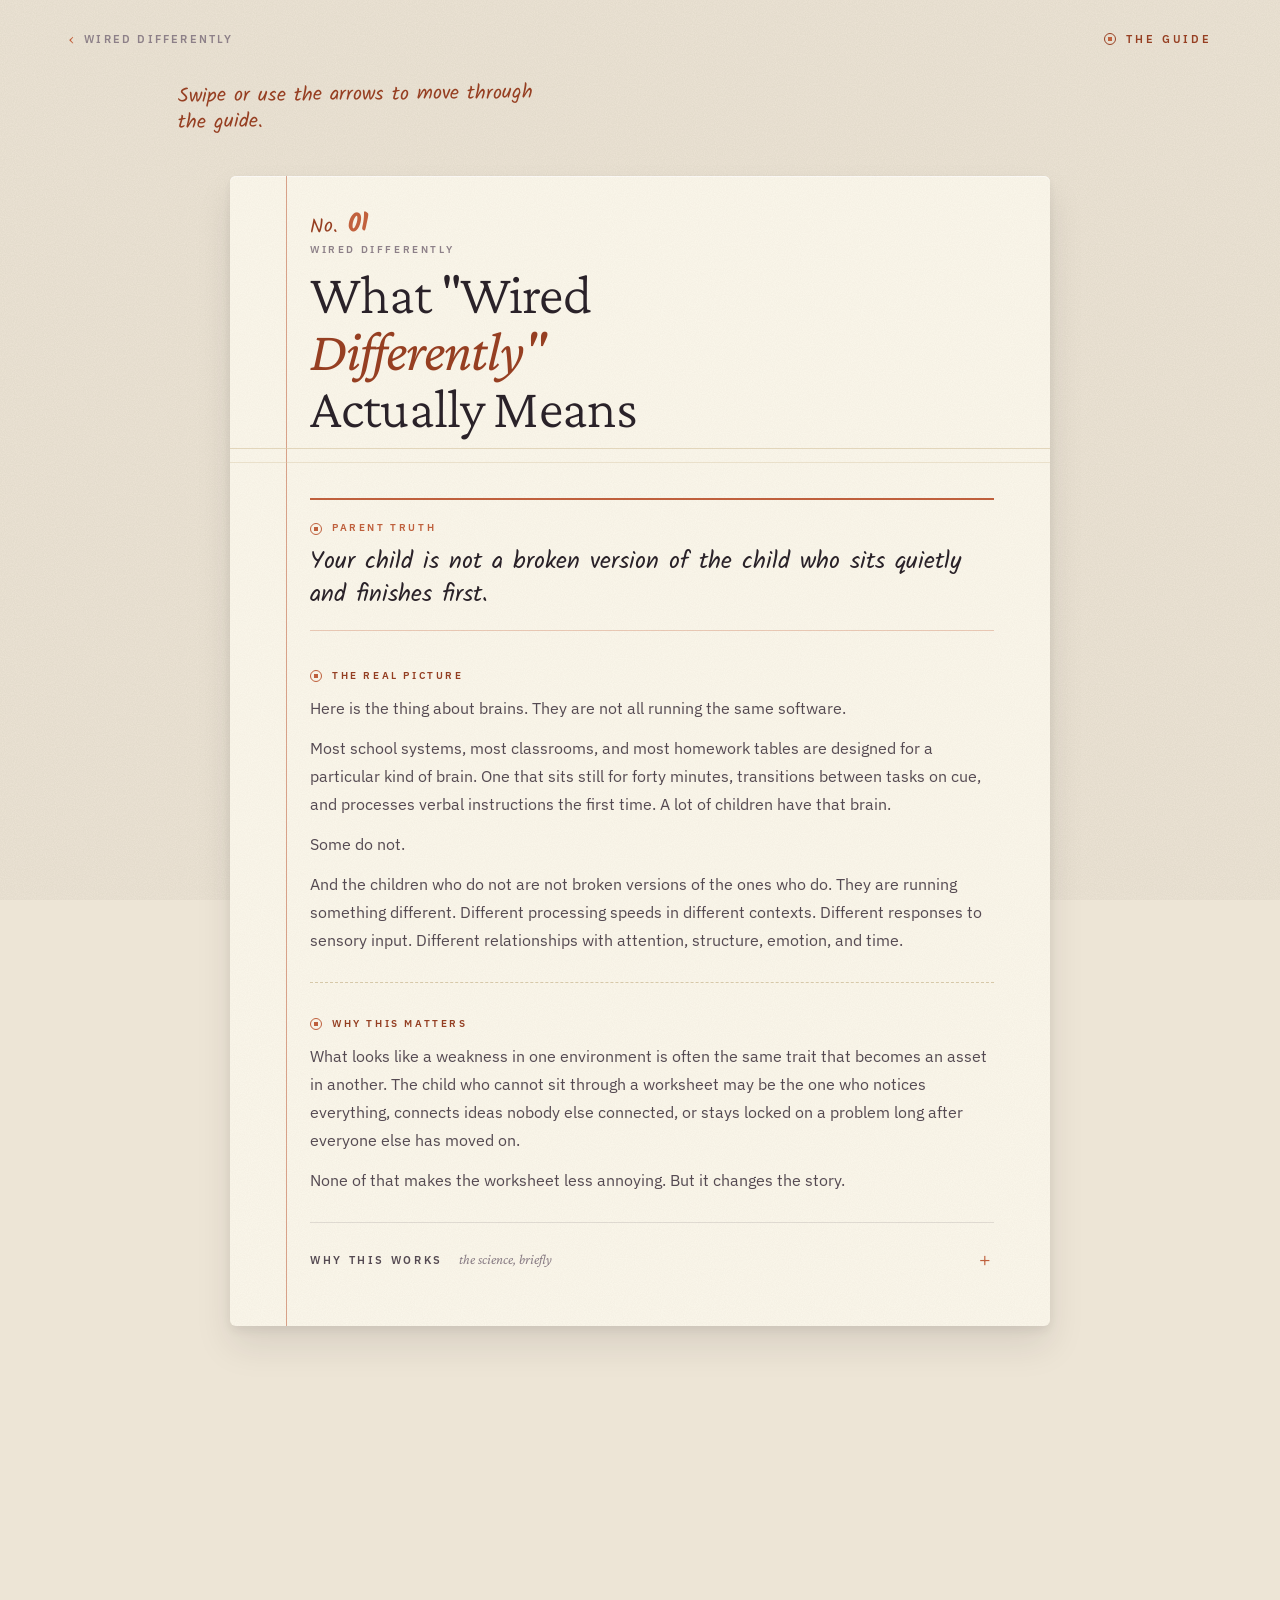
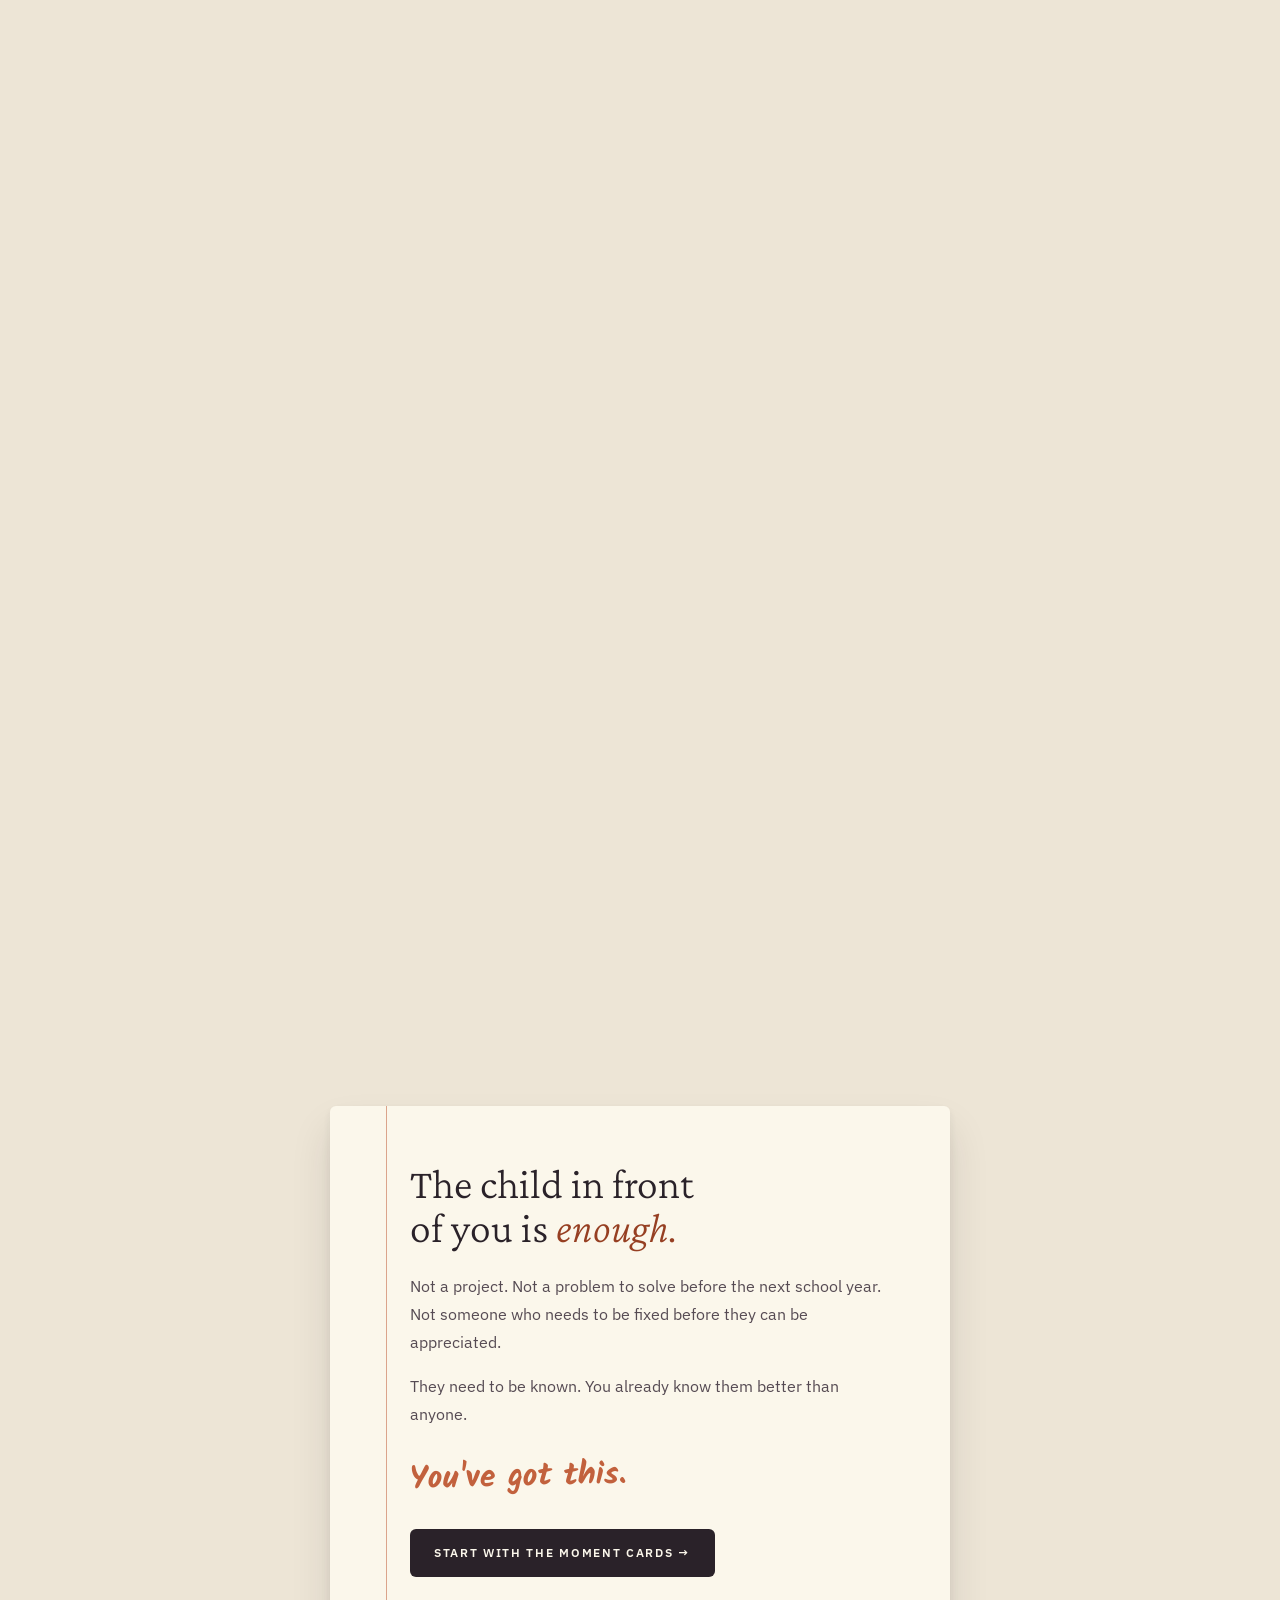
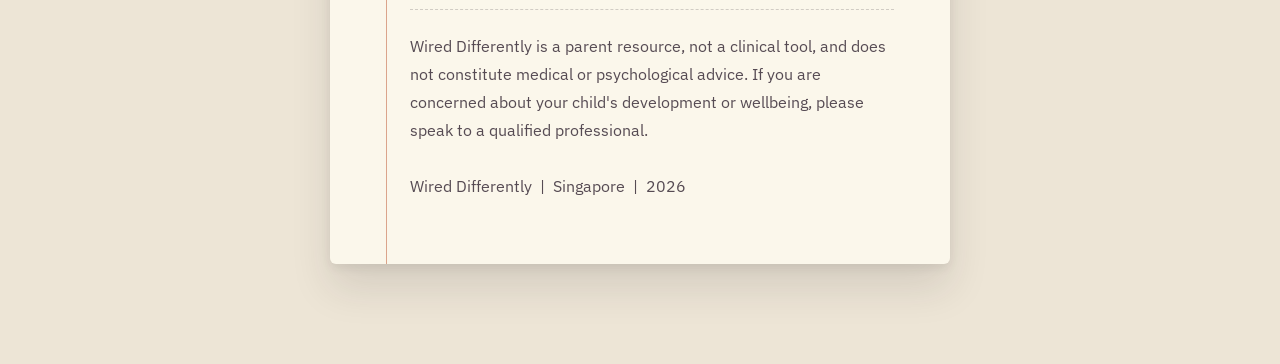
<file: wired-differently/strengths.html>
<!DOCTYPE html>
<html lang="en">
<head>
<meta charset="UTF-8">
<meta name="viewport" content="width=device-width, initial-scale=1.0">
<title>Wired Differently — The Guide</title>
<link rel="preconnect" href="https://fonts.googleapis.com">
<link rel="preconnect" href="https://fonts.gstatic.com" crossorigin>
<link href="https://fonts.googleapis.com/css2?family=Crimson+Pro:ital,wght@0,300;0,400;0,500;0,600;1,300;1,400&family=IBM+Plex+Sans:wght@300;400;500;600&family=Kalam:wght@300;400;700&display=swap" rel="stylesheet">
<style>
/* ── Design system tokens ────────────────────────────────────── */
:root {
  --bone:       #EDE5D6;
  --bone-deep:  #DDD2BD;
  --paper:      #FBF7EB;
  --paper-warm: #F4ECD8;
  --ink:        #2A2229;
  --ink-soft:   #564B53;
  --ink-faint:  #8D8088;
  --rule:       #D9D0BD;
  --rule-line:  #D9C9A8;
  --rust:       #C2613D;
  --rust-deep:  #963F22;
  --rust-light: #F3DACD;
  --sage:       #7E9379;
  --sage-light: #DCE3D5;
  --warning:    #B17A3A;
  --warning-bg: #F4E6CF;
}

* { margin: 0; padding: 0; box-sizing: border-box; }
html { scroll-behavior: smooth; }
body {
  background: var(--bone);
  color: var(--ink);
  font-family: 'IBM Plex Sans', system-ui, sans-serif;
  font-size: 16px; line-height: 1.65;
  -webkit-font-smoothing: antialiased;
}
body::before {
  content: '';
  position: fixed; inset: 0; pointer-events: none; z-index: 1;
  background-image: url("data:image/svg+xml;utf8,<svg xmlns='http://www.w3.org/2000/svg' width='220' height='220'><filter id='n'><feTurbulence type='fractalNoise' baseFrequency='.9' numOctaves='2' stitchTiles='stitch'/><feColorMatrix values='0 0 0 0 .25  0 0 0 0 .22  0 0 0 0 .18  0 0 0 .22 0'/></filter><rect width='100%' height='100%' filter='url(%23n)'/></svg>");
  opacity: .5; mix-blend-mode: multiply;
}

/* ── Page header ─────────────────────────────────────────────── */
.page-header {
  position: relative; z-index: 10;
  display: flex; align-items: center; justify-content: space-between;
  padding: 24px 48px 0; max-width: 1240px; margin: 0 auto;
}
.back-link {
  display: inline-flex; align-items: center; gap: 8px;
  font-family: 'IBM Plex Sans', sans-serif;
  font-size: 11px; font-weight: 600;
  letter-spacing: .2em; text-transform: uppercase;
  color: var(--ink-faint); text-decoration: none;
  transition: color .15s;
}
.back-link:hover { color: var(--rust-deep); }
.back-link::before {
  content: '‹';
  font-family: 'Crimson Pro', serif; font-size: 18px; font-weight: 300;
  color: var(--rust);
}
.header-brand {
  font-family: 'IBM Plex Sans', sans-serif;
  font-size: 11px; font-weight: 600;
  letter-spacing: .26em; text-transform: uppercase;
  color: var(--rust-deep);
  display: inline-flex; align-items: center; gap: 10px;
}
.header-brand::before {
  content: ''; display: inline-block;
  width: 10px; height: 10px; border-radius: 50%;
  border: 1.5px solid var(--rust-deep);
  background: radial-gradient(circle, var(--rust) 30%, transparent 32%);
}

/* ── Carousel chrome ─────────────────────────────────────────── */
.carousel-shell { position: relative; z-index: 2; padding: 0 0 64px; overflow: hidden; }
.carousel-header {
  max-width: 980px; margin: 0 auto 8px; padding: 28px 28px 0;
  display: flex; align-items: end; justify-content: flex-start; gap: 24px;
}
.carousel-header .hand {
  font-family: 'Kalam', cursive; font-weight: 400;
  font-size: 20px; color: var(--rust-deep);
  line-height: 1.3; max-width: 360px; transform: rotate(-.6deg);
}

.side-nav {
  position: fixed; top: 50%; transform: translateY(-50%);
  z-index: 50; opacity: 0; visibility: hidden;
  transition: opacity .25s, visibility .25s; pointer-events: none;
}
.side-nav.visible { opacity: 1; visibility: visible; }
.side-nav.visible .nav-btn { pointer-events: auto; }
.side-nav.prev { left: max(20px, calc((100vw - 820px) / 2 - 72px)); }
.side-nav.next { right: max(20px, calc((100vw - 820px) / 2 - 72px)); }

.nav-btn {
  width: 48px; height: 48px; border-radius: 8px;
  border: 1.5px solid var(--ink); background: var(--paper);
  color: var(--ink); font-family: 'Crimson Pro', serif;
  font-size: 22px; cursor: pointer;
  transition: background .12s, color .12s;
}
.nav-btn:hover { background: var(--ink); color: var(--paper); }

.slides {
  display: flex; gap: 0; overflow-x: auto;
  scroll-snap-type: x mandatory;
  padding: 24px 0 40px;
  scrollbar-width: none; -webkit-overflow-scrolling: touch;
}
.slides::-webkit-scrollbar { display: none; }
.slide {
  flex: 0 0 100vw; scroll-snap-align: center; scroll-snap-stop: always;
  display: flex; align-items: flex-start; justify-content: center;
  padding: 10px 28px 30px;
}

/* ── Index card ──────────────────────────────────────────────── */
.card {
  position: relative; width: min(820px, 100%);
  background: var(--paper); border-radius: 6px; overflow: hidden;
  box-shadow:
    0 1px 0 rgba(255,255,255,.7) inset,
    0 4px 10px rgba(42,34,41,.08),
    0 20px 36px rgba(42,34,41,.10);
}
.card::before {
  content: ''; position: absolute; top: 0; bottom: 0;
  left: 56px; width: 1px; background: var(--rust); opacity: .55;
}
.card-grain {
  position: absolute; inset: 0; pointer-events: none;
  background-image: url("data:image/svg+xml;utf8,<svg xmlns='http://www.w3.org/2000/svg' width='200' height='200'><filter id='n'><feTurbulence type='fractalNoise' baseFrequency='.92' numOctaves='2' stitchTiles='stitch'/><feColorMatrix values='0 0 0 0 .3  0 0 0 0 .25  0 0 0 0 .22  0 0 0 .2 0'/></filter><rect width='100%' height='100%' filter='url(%23n)'/></svg>");
  opacity: .35; mix-blend-mode: multiply;
}
.card-header {
  padding: 36px 56px 32px 80px; position: relative;
  background-image:
    linear-gradient(to bottom, transparent calc(100% - 22px), rgba(217,201,168,.7) calc(100% - 22px), rgba(217,201,168,.7) calc(100% - 21px), transparent calc(100% - 21px)),
    linear-gradient(to bottom, transparent calc(100% - 8px), rgba(217,201,168,.45) calc(100% - 8px), rgba(217,201,168,.45) calc(100% - 7px), transparent calc(100% - 7px));
}
.card-body { padding: 28px 56px 48px 80px; }
.card-stamp {
  font-family: 'Kalam', cursive; font-weight: 700;
  color: var(--rust); font-size: 26px; line-height: 1;
  margin-bottom: 4px; transform: rotate(-1.5deg); display: inline-block;
}
.card-stamp::before { content: 'No. '; font-weight: 400; font-size: 20px; color: var(--rust-deep); margin-right: 2px; }
.card-brand {
  font-family: 'IBM Plex Sans', sans-serif;
  font-size: 10px; font-weight: 600;
  letter-spacing: .26em; text-transform: uppercase;
  color: var(--ink-faint); margin-bottom: 8px;
}
.card-title {
  font-family: 'Crimson Pro', serif;
  font-size: clamp(40px, 5vw, 56px); font-weight: 300;
  line-height: 1.02; letter-spacing: -.015em; color: var(--ink);
}
.card-title em { font-style: italic; color: var(--rust-deep); font-weight: 400; }

/* ── Parent Truth ────────────────────────────────────────────── */
.parent-truth {
  margin: 0 0 32px; padding: 16px 0 18px;
  border-top: 2px solid var(--rust);
  border-bottom: 1px solid rgba(194,97,61,.3);
}
.parent-truth-label {
  font-family: 'IBM Plex Sans', sans-serif;
  font-size: 10px; font-weight: 600;
  letter-spacing: .26em; text-transform: uppercase;
  color: var(--rust); margin-bottom: 8px;
  display: inline-flex; align-items: center; gap: 10px;
}
.parent-truth-label::before {
  content: ''; width: 10px; height: 10px; border-radius: 50%;
  border: 1.5px solid var(--rust);
  background: radial-gradient(circle, var(--rust) 30%, transparent 32%);
}
.parent-truth p {
  font-family: 'Kalam', cursive; font-weight: 400;
  font-size: 24px; line-height: 1.4; color: var(--ink);
}

/* ── Sections ────────────────────────────────────────────────── */
.section { margin-bottom: 28px; }
.section + .section {
  border-top: 1px dashed rgba(217,201,168,.95);
  padding-top: 28px; margin-top: 4px;
}
.section-label {
  font-family: 'IBM Plex Sans', sans-serif;
  font-size: 10px; font-weight: 600;
  letter-spacing: .26em; text-transform: uppercase;
  color: var(--rust-deep); margin-bottom: 10px;
  display: inline-flex; align-items: center; gap: 10px;
}
.section-label::before {
  content: ''; flex: 0 0 10px; width: 10px; height: 10px;
  border-radius: 50%; border: 1.5px solid var(--rust);
  background: radial-gradient(circle, var(--rust) 30%, transparent 32%);
}
.section-body {
  font-size: 16px; line-height: 1.75;
  color: var(--ink-soft); margin-bottom: 12px;
}
.section-body:last-child { margin-bottom: 0; }
.section-body em { color: var(--ink); font-style: italic; }
.section-body p { margin-bottom: 10px; }
.section-body p:last-child { margin-bottom: 0; }

/* ── Strength entries ────────────────────────────────────────── */
.strength-list { margin-top: 2px; }
.strength-block {
  padding: 16px 0;
  border-top: 1px dashed rgba(217,201,168,.95);
}
.strength-block:first-child { border-top: none; padding-top: 4px; }
.strength-name {
  font-family: 'Crimson Pro', serif; font-size: 21px;
  font-weight: 400; color: var(--ink); margin-bottom: 6px; line-height: 1.2;
}
.strength-name em { font-style: italic; color: var(--rust-deep); }
.strength-body {
  font-size: 15.5px; line-height: 1.75; color: var(--ink-soft); margin-bottom: 4px;
}
.strength-aside {
  font-family: 'Crimson Pro', serif; font-style: italic;
  font-size: 16px; color: var(--ink-faint); line-height: 1.5;
}

/* ── Try tonight ─────────────────────────────────────────────── */
.try-tonight {
  background: var(--rust-light); padding: 18px 22px;
  border-radius: 4px; position: relative; margin-top: 24px;
}
.try-tonight::before {
  content: ''; position: absolute; inset: -1px;
  border: 1px dashed var(--rust); border-radius: 5px;
  opacity: .5; pointer-events: none;
}
.try-tonight-label {
  font-family: 'IBM Plex Sans', sans-serif;
  font-size: 10px; font-weight: 600;
  letter-spacing: .26em; text-transform: uppercase;
  color: var(--rust); margin-bottom: 8px;
}
.try-tonight p { font-size: 16px; line-height: 1.72; color: var(--ink); margin-bottom: 10px; }
.try-tonight p:last-child { margin-bottom: 0; }

/* ── Honest callout ──────────────────────────────────────────── */
.honest-box {
  background: var(--warning-bg); padding: 20px 24px; border-radius: 4px;
}
.honest-label {
  font-family: 'IBM Plex Sans', sans-serif;
  font-size: 10px; font-weight: 600;
  letter-spacing: .26em; text-transform: uppercase;
  color: var(--warning); margin-bottom: 10px;
  display: inline-flex; align-items: center; gap: 10px;
}
.honest-label::before {
  content: ''; width: 10px; height: 10px; border-radius: 50%;
  border: 1.5px solid var(--warning);
  background: radial-gradient(circle, var(--warning) 30%, transparent 32%);
}
.honest-box p { font-size: 15.5px; line-height: 1.75; color: var(--ink-soft); margin-bottom: 10px; }
.honest-box p:last-child { margin-bottom: 0; }

/* ── Route cards ─────────────────────────────────────────────── */
.route-grid {
  display: grid; grid-template-columns: repeat(3, 1fr); gap: 10px;
  margin-bottom: 0;
}
.route-card {
  background: var(--paper-warm); border-radius: 4px;
  padding: 16px 16px 18px; cursor: pointer;
  border: 1px solid var(--rule); text-decoration: none; display: block;
  transition: box-shadow .15s, transform .12s;
}
.route-card:hover { transform: translateY(-2px); box-shadow: 0 6px 20px rgba(42,34,41,.11); }
.route-tag {
  font-family: 'IBM Plex Sans', sans-serif;
  font-size: 9px; font-weight: 600;
  letter-spacing: .22em; text-transform: uppercase;
  color: var(--sage); margin-bottom: 6px;
}
.route-heading {
  font-family: 'Crimson Pro', serif; font-size: 18px;
  font-weight: 400; color: var(--ink); line-height: 1.2; margin-bottom: 7px;
}
.route-desc { font-size: 13px; color: var(--ink-faint); line-height: 1.6; }

/* ── Brain science expander ──────────────────────────────────── */
details.brain {
  margin: 24px 0 0; padding-top: 18px;
  border-top: 1px solid rgba(42,34,41,.12);
}
details.brain summary {
  cursor: pointer; list-style: none;
  display: flex; align-items: center; gap: 12px;
  font-family: 'IBM Plex Sans', sans-serif;
  font-size: 11px; font-weight: 600;
  letter-spacing: .24em; text-transform: uppercase; color: var(--ink-soft);
}
details.brain summary::-webkit-details-marker { display: none; }
details.brain summary span {
  font-family: 'Crimson Pro', serif; font-style: italic;
  font-size: 14px; font-weight: 400;
  letter-spacing: 0; text-transform: none;
  color: var(--ink-faint); margin-left: 4px;
}
details.brain summary::after {
  content: '+'; margin-left: auto;
  font-family: 'Crimson Pro', serif; font-size: 22px;
  color: var(--rust); font-weight: 300;
}
details.brain[open] summary::after { content: '–'; }
.brain-body { padding: 16px 0 4px; font-size: 15px; line-height: 1.72; color: var(--ink-soft); }
.brain-body p { margin-bottom: 10px; }
.brain-body p:last-child { margin-bottom: 0; }

/* ── Closing ─────────────────────────────────────────────────── */
.closing { position: relative; z-index: 2; padding: 60px 28px 100px; }
.closing-inner {
  max-width: 620px; margin: 0 auto; background: var(--paper);
  border-radius: 6px; padding: 56px 56px 48px 80px;
  box-shadow: 0 4px 10px rgba(42,34,41,.08), 0 24px 40px rgba(42,34,41,.12);
  position: relative; overflow: hidden;
}
.closing-inner::before {
  content: ''; position: absolute; top: 0; bottom: 0;
  left: 56px; width: 1px; background: var(--rust); opacity: .55;
}
.closing-inner > * { position: relative; }
.closing h2 {
  font-family: 'Crimson Pro', serif; font-size: 42px;
  font-weight: 300; line-height: 1.05; color: var(--ink); margin-bottom: 22px;
}
.closing h2 em { font-style: italic; color: var(--rust-deep); }
.closing p { font-size: 16px; line-height: 1.75; color: var(--ink-soft); margin-bottom: 16px; }
.you-got-this {
  font-family: 'Kalam', cursive; font-weight: 700;
  font-size: 32px; color: var(--rust);
  transform: rotate(-1.5deg); display: inline-block; margin: 8px 0 24px;
}
.cta-btn {
  display: inline-block; background: var(--ink); color: var(--paper);
  font-family: 'IBM Plex Sans', sans-serif; font-size: 12px;
  font-weight: 600; letter-spacing: .14em; text-transform: uppercase;
  padding: 14px 24px; border-radius: 6px; text-decoration: none;
  transition: background .12s;
}
.cta-btn:hover { background: var(--rust-deep); }
.footer-note {
  font-size: 13px; color: var(--ink-faint); margin-top: 32px;
  padding-top: 22px; border-top: 1px dashed rgba(42,34,41,.2); line-height: 1.7;
}

/* ── Mobile ──────────────────────────────────────────────────── */
@media (max-width: 880px) {
  .page-header { padding: 20px 24px 0; }
  .side-nav { display: none; }
  .slide { padding: 10px 16px 30px; }
  .card-header, .card-body { padding-left: 56px; padding-right: 24px; }
  .route-grid { grid-template-columns: 1fr; }
  .closing-inner { padding-left: 56px; padding-right: 24px; }
}
</style>
</head>
<body>

<!-- Side nav arrows -->
<div class="side-nav prev"><button class="nav-btn" id="prevSlide" aria-label="Previous card">‹</button></div>
<div class="side-nav next"><button class="nav-btn" id="nextSlide" aria-label="Next card">›</button></div>

<!-- ══════════════════════════════
     PAGE HEADER
══════════════════════════════ -->
<div class="page-header">
  <a class="back-link" href="index.html">Wired Differently</a>
  <span class="header-brand">The Guide</span>
</div>

<!-- ══════════════════════════════
     CAROUSEL
══════════════════════════════ -->
<main class="carousel-shell" aria-label="Wired Differently guide">

  <div class="carousel-header">
    <p class="hand">Swipe or use the arrows to move through the guide.</p>
  </div>

  <section class="slides" id="slides">

    <!-- ═══ CARD 01: What Wired Differently Means ═══ -->
    <div class="slide" id="slide-0">
      <article class="card">
        <div class="card-grain"></div>
        <div class="card-header">
          <div class="card-stamp">01</div>
          <div class="card-brand">Wired Differently</div>
          <h2 class="card-title">What "Wired<br><em>Differently"</em><br>Actually Means</h2>
        </div>
        <div class="card-body">

          <div class="parent-truth">
            <div class="parent-truth-label">Parent Truth</div>
            <p>Your child is not a broken version of the child who sits quietly and finishes first.</p>
          </div>

          <div class="section">
            <div class="section-label">The Real Picture</div>
            <p class="section-body">Here is the thing about brains. They are not all running the same software.</p>
            <p class="section-body">Most school systems, most classrooms, and most homework tables are designed for a particular kind of brain. One that sits still for forty minutes, transitions between tasks on cue, and processes verbal instructions the first time. A lot of children have that brain.</p>
            <p class="section-body">Some do not.</p>
            <p class="section-body">And the children who do not are not broken versions of the ones who do. They are running something different. Different processing speeds in different contexts. Different responses to sensory input. Different relationships with attention, structure, emotion, and time.</p>
          </div>

          <div class="section">
            <div class="section-label">Why This Matters</div>
            <p class="section-body">What looks like a weakness in one environment is often the same trait that becomes an asset in another. The child who cannot sit through a worksheet may be the one who notices everything, connects ideas nobody else connected, or stays locked on a problem long after everyone else has moved on.</p>
            <p class="section-body">None of that makes the worksheet less annoying. But it changes the story.</p>
          </div>

          <details class="brain">
            <summary>Why this works <span>the science, briefly</span></summary>
            <div class="brain-body">
              <p>The concept of neurodiversity describes natural variation in how human brains are structured and function. Rather than framing differences in attention, processing, sensory experience, or social cognition as deficits, this model recognises them as variations in cognitive style. The same neurological traits that create challenges in conventional classroom settings have been associated with genuine cognitive strengths, including divergent thinking, pattern recognition, and sustained focus under conditions of intrinsic motivation.</p>
              <p>None of this means challenges disappear. It means they are not the whole picture.</p>
            </div>
          </details>

        </div>
      </article>
    </div>

    <!-- ═══ CARD 02: Seven Things Worth Noticing ═══ -->
    <div class="slide" id="slide-1">
      <article class="card">
        <div class="card-grain"></div>
        <div class="card-header">
          <div class="card-stamp">02</div>
          <div class="card-brand">Wired Differently — Strengths</div>
          <h2 class="card-title">Seven Things<br>Worth <em>Noticing</em></h2>
        </div>
        <div class="card-body">

          <div class="parent-truth">
            <div class="parent-truth-label">Parent Truth</div>
            <p>These are not consolation prizes. Some of them will sound very familiar.</p>
          </div>

          <div class="section">
            <div class="section-label">A Note Before You Read</div>
            <p class="section-body">Not every child will have all of these. Many will have more than one. Read them as possibilities, not a checklist.</p>
          </div>

          <div class="section">
            <div class="section-label">The Strengths</div>
            <div class="strength-list">

              <div class="strength-block">
                <div class="strength-name">Thinking <em>Outside the Box</em></div>
                <div class="strength-body">The child who gives the unexpected answer. Who approaches the problem from a direction nobody considered. Who asks "but why does it have to work that way?" in a tone that is genuinely curious, not deliberately difficult. Children whose brains are wired differently often generate more unusual and varied ideas on open-ended problems. The same quality that makes conventional tasks feel oddly slow can make creative challenges feel completely alive.</div>
                <div class="strength-aside">Not always celebrated in classrooms built around single correct answers. That is the classroom's problem.</div>
              </div>

              <div class="strength-block">
                <div class="strength-name"><em>Hyper-focus</em></div>
                <div class="strength-body">You have probably seen this one and found it maddening at the wrong moment. Your child cannot start the maths homework — but they spent four hours finishing something else with a level of detail that surprised you. That is the same brain. The attention is not broken. It is selective. When the conditions are right and the interest is genuine, these children can go very deep. That capacity is rare. The design challenge is not eliminating it. It is learning what switches it on.</div>
              </div>

              <div class="strength-block">
                <div class="strength-name">Connecting <em>Unexpected Things</em></div>
                <div class="strength-body">Some children whose brains work differently are particularly good at seeing how things relate to each other. Patterns across contexts. Similarities between things that look nothing alike on the surface. It is a thinking style, not a school subject. It tends to show up when a child explains their reasoning out loud and you realise they got somewhere genuinely interesting by a route nobody else took.</div>
                <div class="strength-aside">It can look like being distracted. It is worth checking before you assume.</div>
              </div>

              <div class="strength-block">
                <div class="strength-name">Feeling Things <em>Fully</em></div>
                <div class="strength-body">Some children feel emotions with considerable intensity. Their empathy is not polite and measured. It is visceral. They notice when someone in the room is upset before anyone else has said a word. The child who melts down completely is often the same child who, ten minutes later, is genuinely worried about whether you are okay. Living with high emotional sensitivity is hard. It is also, in the right conditions, a remarkable thing.</div>
                <div class="strength-aside">People who feel things fully tend to be the ones who notice injustice and stick by their friends.</div>
              </div>

              <div class="strength-block">
                <div class="strength-name">Persistence on the <em>Right Problem</em></div>
                <div class="strength-body">Different from compliance. This is the child who, when genuinely interested, does not stop. Who comes back to a problem the next day without being asked. Who argues because they genuinely believe they are right and find the idea of just going along with it slightly bewildering. That tenacity is often invisible in school settings because the tasks are not self-chosen. It shows up in hobbies, projects, and long conversations instead.</div>
                <div class="strength-aside">The child who will not let something go is also the child who will not let the important things go either.</div>
              </div>

              <div class="strength-block">
                <div class="strength-name">Noticing What <em>Others Miss</em></div>
                <div class="strength-body">The processing style that makes the world feel too loud in one setting can make a child extraordinarily attuned in another. Detail. Sound. Atmosphere. These children often describe exactly what something looked or felt like with a precision that stops you mid-sentence. The same volume knob, turned in a different room.</div>
              </div>

              <div class="strength-block">
                <div class="strength-name">Thinking in <em>Systems</em></div>
                <div class="strength-body">Some children whose brains work differently have a powerful ability to hold complex rules in their heads. They track how things connect, what the rules are, and — with considerable enthusiasm — when the rules are being applied inconsistently. The same quality applied to systems, structures, and problems that reward this kind of thinking is a considerable advantage. It just needs the right arena.</div>
              </div>

            </div>
          </div>

          <div class="try-tonight">
            <div class="try-tonight-label">One Small Thing Tonight</div>
            <p>Name one of these strengths to your child tonight. Be specific. Not "you're so creative" — something real: "I noticed how long you stayed on that problem today. That is something."</p>
          </div>

        </div>
      </article>
    </div>

    <!-- ═══ CARD 03: Holding Both Things ═══ -->
    <div class="slide" id="slide-2">
      <article class="card">
        <div class="card-grain"></div>
        <div class="card-header">
          <div class="card-stamp">03</div>
          <div class="card-brand">Wired Differently — The Honest Bit</div>
          <h2 class="card-title">Holding<br><em>Both Things</em></h2>
        </div>
        <div class="card-body">

          <div class="parent-truth">
            <div class="parent-truth-label">Parent Truth</div>
            <p>You can acknowledge your child's genuine strengths and still have a very hard Tuesday.</p>
          </div>

          <div class="section">
            <div class="section-label">What This Guide Is Not Saying</div>
            <p class="section-body">Strengths do not cancel out hard days.</p>
            <p class="section-body">Your child can have a genuine capacity for creative thinking and still not be able to start the homework. They can feel things deeply and also completely fall apart at a transition. They can be unusually persistent about things they care about and utterly unmovable about things they do not.</p>
            <p class="section-body">This guide is not asking you to pretend the hard parts are not real. They are real. There are tools here for those moments too. What we are asking is that the hard parts do not become the whole story. Because they are not. And your child knows which version of the story you believe.</p>
          </div>

          <div class="section">
            <div class="section-label">Worth Saying Clearly</div>
            <div class="honest-box">
              <div class="honest-label">The thing about "but they're so bright"</div>
              <p>"But they are so bright" is not a compliment when it is used to dismiss. Bright and struggling are not opposites. Many children whose brains are wired differently are both at once, every single day. That combination deserves to be taken seriously — not used as evidence that nothing is wrong.</p>
              <p>If you have heard a version of that sentence and wanted to flip a table: that response was reasonable.</p>
            </div>
          </div>

          <div class="section">
            <div class="section-label">What the Research Actually Shows</div>
            <p class="section-body">Resilience research consistently shows that children who have a clear sense of their own strengths cope better with difficulty — not because the difficulty gets smaller, but because their identity does not collapse around it. A child who knows what they are good at has somewhere to stand when a hard day tries to tell them they are nothing.</p>
            <p class="section-body">Naming strengths is not optimism. It is accuracy. And it is one of the few things you can do tonight that costs nothing and matters.</p>
          </div>

          <details class="brain">
            <summary>Why this works <span>the science, briefly</span></summary>
            <div class="brain-body">
              <p>Resilience frameworks in developmental psychology — including Ann Masten's work on ordinary resilience in children — consistently identify strengths-awareness, supportive relationships, and a stable sense of identity as key protective factors. For children whose brains are wired differently, who are at elevated risk of anxiety and low self-esteem not because of their neurotype but because of repeated mismatch experiences, this protective framing is particularly significant.</p>
              <p>Carol Dweck's work on growth mindset adds a related layer: children who understand that their capacities can develop through effort are more likely to persist, seek help, and interpret setbacks as information rather than verdict. Building a broader, more accurate story about who they are is where that starts.</p>
            </div>
          </details>

          <div class="try-tonight">
            <div class="try-tonight-label">One Small Thing Tonight</div>
            <p>After a hard moment today, separate the behaviour from the child. Say: "What happened was difficult. And you are not a bad kid. We are going to sort this out." That is the whole move. Accountability without identity verdict.</p>
          </div>

        </div>
      </article>
    </div>

    <!-- ═══ CARD 04: Where to Go Next ═══ -->
    <div class="slide" id="slide-3">
      <article class="card">
        <div class="card-grain"></div>
        <div class="card-header">
          <div class="card-stamp">04</div>
          <div class="card-brand">Wired Differently — Navigation</div>
          <h2 class="card-title">Where to<br><em>Go Next</em></h2>
        </div>
        <div class="card-body">

          <div class="parent-truth">
            <div class="parent-truth-label">Parent Truth</div>
            <p>You do not have to read this in order. Start wherever the pain is.</p>
          </div>

          <div class="section">
            <div class="section-label">The Two Parts of This Guide</div>
            <p class="section-body">Where you start depends on where you are right now.</p>

            <div class="route-grid" style="grid-template-columns: repeat(2, 1fr);">
              <a class="route-card" href="moments.html">
                <div class="route-tag">Something just happened</div>
                <div class="route-heading">The Moment Cards</div>
                <div class="route-desc">The homework exploded tonight. Or the teacher called. Or the same thing happened again. Short, practical scripts for the situations that come up most. No preamble required.</div>
              </a>
              <a class="route-card" href="skills_guide.html">
                <div class="route-tag">I want to build something lasting</div>
                <div class="route-heading">The Skills Guide</div>
                <div class="route-desc">Not scripts — practices. Ten skills, one small step each, built for real life with a child whose brain works differently. These take longer to embed and they last.</div>
              </a>
            </div>
          </div>

          <div class="section">
            <div class="section-label">If You Need More</div>
            <p class="section-body">The Resources page collects the SG-specific support, organisations, and reading worth knowing about — curated, not exhaustive.</p>
            <p class="section-body">And if you suspect your child may benefit from a formal assessment, your paediatrician or a developmental psychologist is the right next step. This guide is not a screening tool. What it can do is give you better language for the conversations ahead.</p>
          </div>

          <div class="try-tonight">
            <div class="try-tonight-label">Not Sure Where to Start?</div>
            <p>Go to the Moment Cards. Pick the scenario that happened most recently. Read the "What's Happening" section. That is enough for tonight.</p>
          </div>

        </div>
      </article>
    </div>

  </section>


</main>

<!-- ══════════════════════════════
     CLOSING
══════════════════════════════ -->
<section class="closing">
  <div class="closing-inner">
    <h2>The child in front<br>of you is <em>enough.</em></h2>
    <p>Not a project. Not a problem to solve before the next school year. Not someone who needs to be fixed before they can be appreciated.</p>
    <p>They need to be known. You already know them better than anyone.</p>
    <div class="you-got-this">You've got this.</div>
    <a class="cta-btn" href="moments.html">Start with the Moment Cards →</a>
    <p class="footer-note">Wired Differently is a parent resource, not a clinical tool, and does not constitute medical or psychological advice. If you are concerned about your child's development or wellbeing, please speak to a qualified professional.<br><br>Wired Differently &nbsp;|&nbsp; Singapore &nbsp;|&nbsp; 2026</p>
  </div>
</section>

<script>
  const slidesEl  = document.getElementById('slides');
  const slides    = Array.from(document.querySelectorAll('.slide'));
  const sideNavs  = document.querySelectorAll('.side-nav');
  const closing   = document.querySelector('.closing');
  let current = 0, isScrolling = false;

  function goToSlide(index, opts = {}) {
    index = Math.max(0, Math.min(index, slides.length - 1));
    current = index;
    isScrolling = true;
    slidesEl.scrollTo({ left: slides[current].offsetLeft, behavior: 'smooth' });
    if (opts.scrollToTop) {
      const top = window.scrollY + slides[current].getBoundingClientRect().top - 24;
      window.scrollTo({ top: Math.max(0, top), behavior: 'smooth' });
    }
    if (opts.updateHash !== false) history.replaceState(null, '', '#slide-' + current);
    setTimeout(() => { isScrolling = false; }, 600);
  }

  function updateArrows() {
    if (!closing) return;
    const y = window.scrollY;
    const carouselTop = document.querySelector('.carousel-shell').offsetTop;
    const show =
      y + 60 > carouselTop &&
      y + window.innerHeight < closing.offsetTop + 60;
    sideNavs.forEach(n => n.classList.toggle('visible', show));
  }

  document.getElementById('prevSlide').onclick = () => goToSlide(current - 1, { scrollToTop: true });
  document.getElementById('nextSlide').onclick = () => goToSlide(current + 1, { scrollToTop: true });

  dots.forEach(d => d.addEventListener('click', e => {
    e.preventDefault();
    goToSlide(Number(d.dataset.target), { scrollToTop: true });
  }));

  document.addEventListener('keydown', e => {
    if (e.key === 'ArrowRight') goToSlide(current + 1, { scrollToTop: true });
    if (e.key === 'ArrowLeft')  goToSlide(current - 1, { scrollToTop: true });
  });

  const observer = new IntersectionObserver(entries => {
    entries.forEach(entry => {
      if (entry.isIntersecting) {
        current = slides.indexOf(entry.target);
      }
    });
  }, { root: slidesEl, threshold: 0.55 });

  slides.forEach(s => observer.observe(s));

  // Handle deep-link from index.html (e.g. strengths.html#slide-2)
  function openHashSlide() {
    const match = window.location.hash.match(/^#slide-(\d+)$/);
    if (!match) return;
    const idx = Number(match[1]);
    if (Number.isNaN(idx)) return;
    // Scroll carousel into view first, then jump to slide
    document.querySelector('.carousel-shell').scrollIntoView({ behavior: 'auto' });
    setTimeout(() => goToSlide(idx, { updateHash: false }), 80);
  }

  updateArrows();
  addEventListener('scroll', updateArrows, { passive: true });
  addEventListener('resize', updateArrows);
  window.addEventListener('hashchange', openHashSlide);
  // Run on load — handles direct URL with hash
  window.addEventListener('load', openHashSlide);
  openHashSlide();
</script>
</body>
</html>
</file>
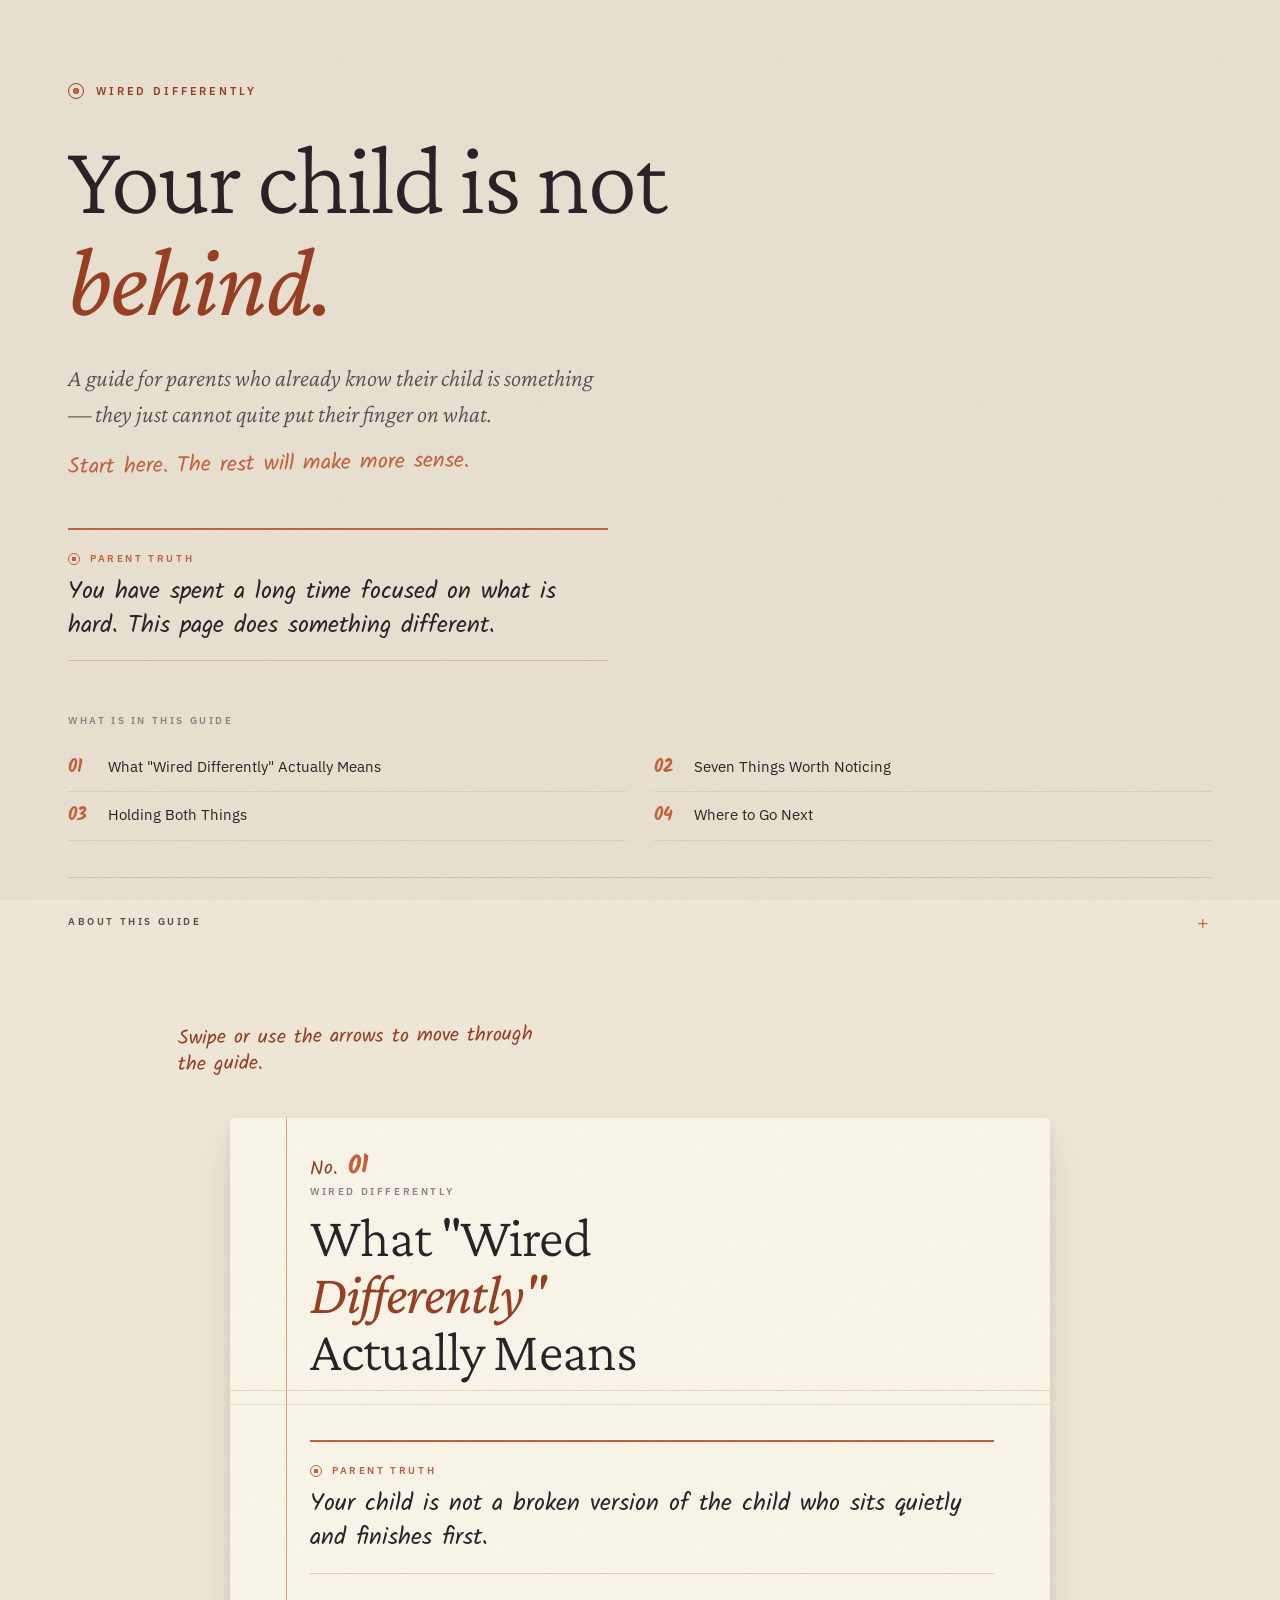
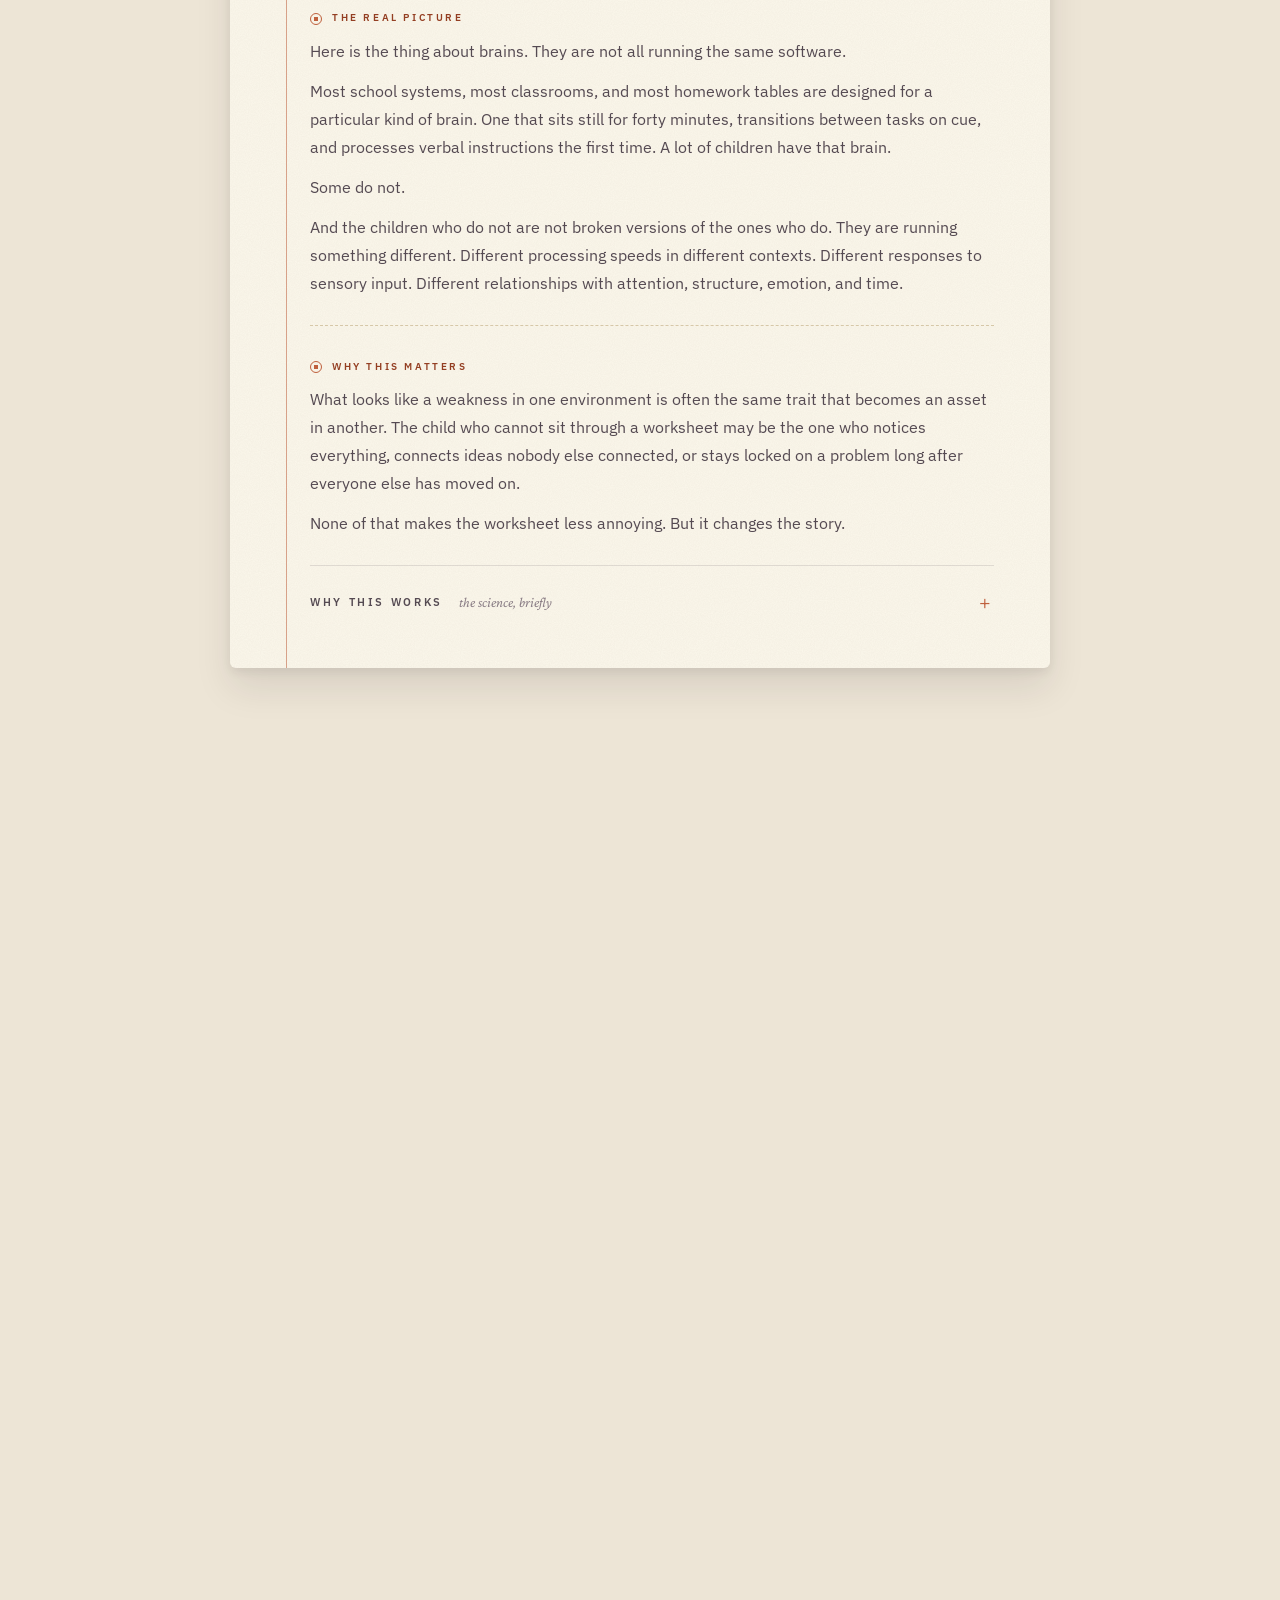
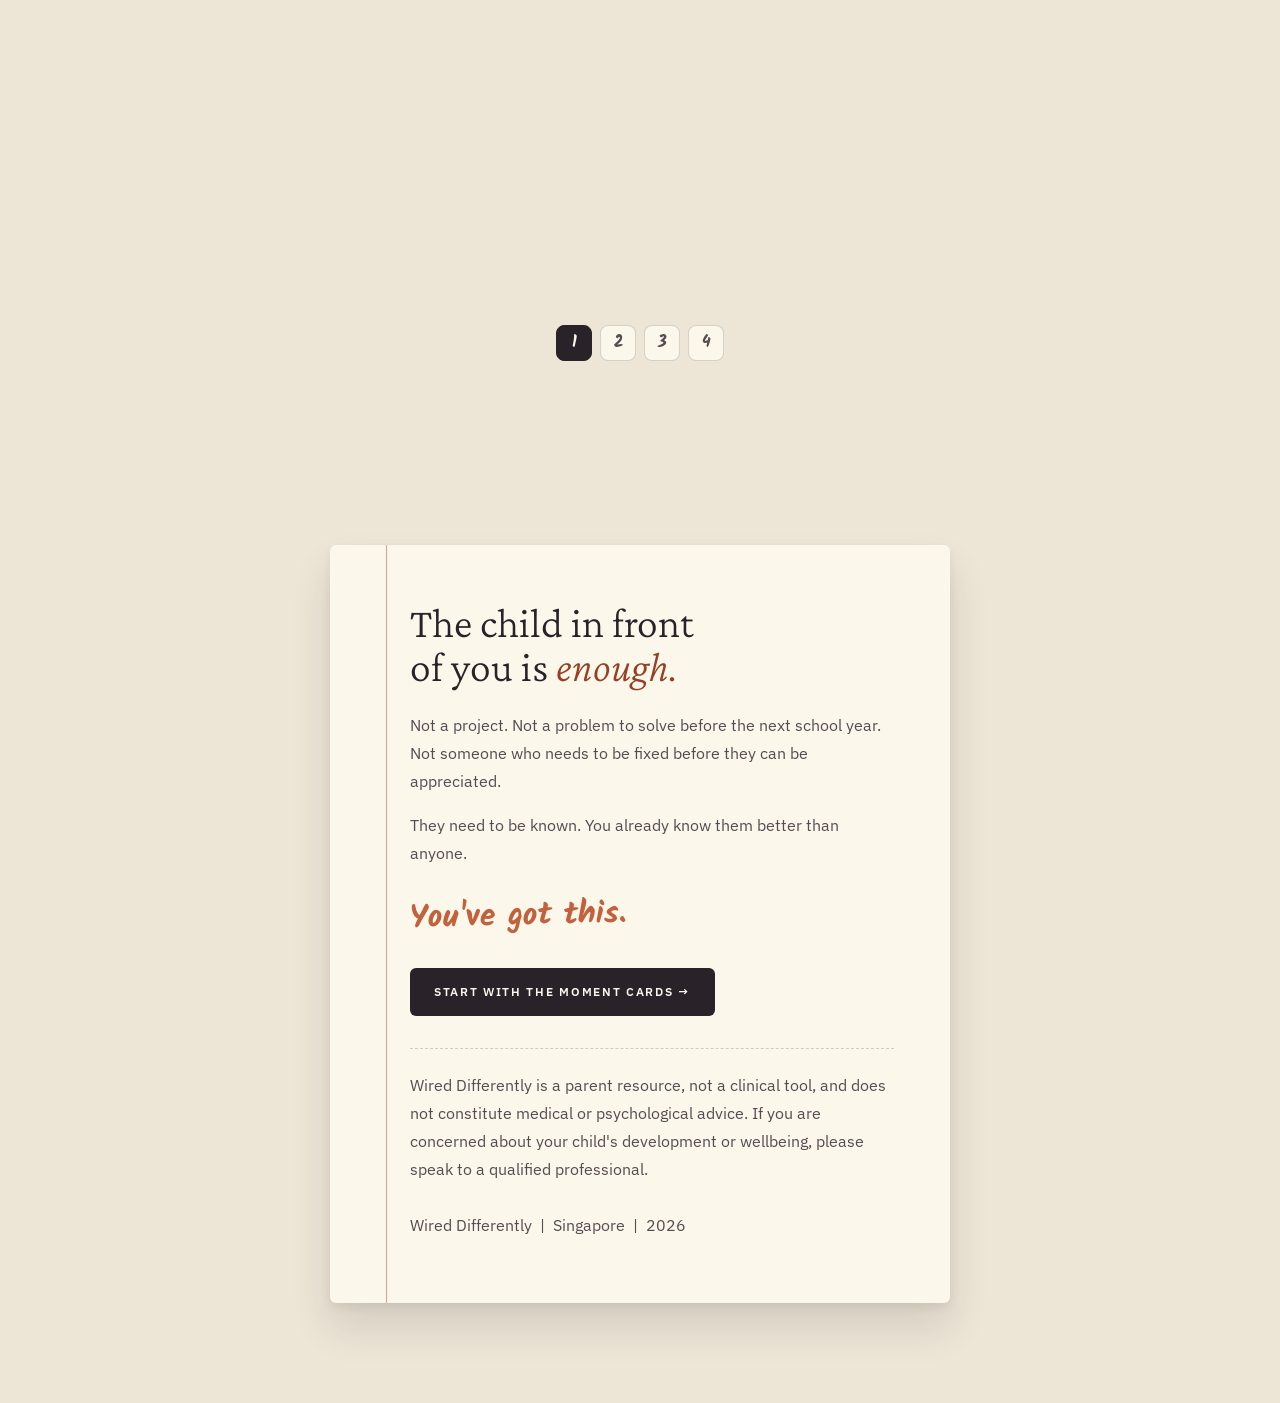
<file: wired-differently/Strengths.html>
<!DOCTYPE html>
<html lang="en">
<head>
<meta charset="UTF-8">
<meta name="viewport" content="width=device-width, initial-scale=1.0">
<title>Wired Differently — Strengths</title>
<link rel="preconnect" href="https://fonts.googleapis.com">
<link rel="preconnect" href="https://fonts.gstatic.com" crossorigin>
<link href="https://fonts.googleapis.com/css2?family=Crimson+Pro:ital,wght@0,300;0,400;0,500;0,600;1,300;1,400&family=IBM+Plex+Sans:wght@300;400;500;600&family=Kalam:wght@300;400;700&display=swap" rel="stylesheet">
<style>
/* ── Design system tokens ────────────────────────────────────── */
:root {
  --bone:       #EDE5D6;
  --bone-deep:  #DDD2BD;
  --paper:      #FBF7EB;
  --paper-warm: #F4ECD8;
  --ink:        #2A2229;
  --ink-soft:   #564B53;
  --ink-faint:  #8D8088;
  --rule:       #D9D0BD;
  --rule-line:  #D9C9A8;
  --rust:       #C2613D;
  --rust-deep:  #963F22;
  --rust-light: #F3DACD;
  --sage:       #7E9379;
  --sage-light: #DCE3D5;
  --warning:    #B17A3A;
  --warning-bg: #F4E6CF;
}

* { margin: 0; padding: 0; box-sizing: border-box; }
html { scroll-behavior: smooth; }
body {
  background: var(--bone);
  color: var(--ink);
  font-family: 'IBM Plex Sans', system-ui, sans-serif;
  font-size: 16px; line-height: 1.65;
  -webkit-font-smoothing: antialiased;
}
body::before {
  content: '';
  position: fixed; inset: 0; pointer-events: none; z-index: 1;
  background-image: url("data:image/svg+xml;utf8,<svg xmlns='http://www.w3.org/2000/svg' width='220' height='220'><filter id='n'><feTurbulence type='fractalNoise' baseFrequency='.9' numOctaves='2' stitchTiles='stitch'/><feColorMatrix values='0 0 0 0 .25  0 0 0 0 .22  0 0 0 0 .18  0 0 0 .22 0'/></filter><rect width='100%' height='100%' filter='url(%23n)'/></svg>");
  opacity: .5; mix-blend-mode: multiply;
}

/* ── Brand motif ─────────────────────────────────────────────── */
.brand {
  display: inline-flex; align-items: center; gap: 12px;
  font-family: 'IBM Plex Sans', sans-serif;
  font-size: 11px; font-weight: 600;
  letter-spacing: .26em; text-transform: uppercase;
  color: var(--rust-deep); margin-bottom: 28px;
}
.brand::before {
  content: ''; display: inline-block;
  width: 14px; height: 14px; border-radius: 50%;
  border: 1.5px solid var(--rust-deep);
  background: radial-gradient(circle, var(--rust) 30%, transparent 32%);
}

/* ── Cover ───────────────────────────────────────────────────── */
.cover {
  position: relative; z-index: 2;
  min-height: 100vh; padding: 80px 48px 80px;
  max-width: 1240px; margin: 0 auto;
}
.cover h1 {
  font-family: 'Crimson Pro', serif;
  font-size: clamp(56px, 8vw, 100px);
  font-weight: 300; line-height: 1.02;
  letter-spacing: -.02em; color: var(--ink); margin-bottom: 28px;
}
.cover h1 em { font-style: italic; color: var(--rust-deep); font-weight: 400; }
.cover-lede {
  font-family: 'Crimson Pro', serif; font-style: italic;
  font-weight: 300; font-size: 24px; line-height: 1.5;
  color: var(--ink-soft); margin-bottom: 18px; max-width: 540px;
}
.cover-handwritten {
  font-family: 'Kalam', cursive; font-weight: 400;
  font-size: 22px; color: var(--rust); line-height: 1.35;
  transform: rotate(-1deg); display: inline-block;
  max-width: 420px; margin-bottom: 48px;
}

/* Cover parent truth */
.cover-pt {
  margin: 0 0 48px; padding: 16px 0 18px;
  border-top: 2px solid var(--rust);
  border-bottom: 1px solid rgba(194,97,61,.3);
  max-width: 540px;
}
.cover-pt-label {
  font-family: 'IBM Plex Sans', sans-serif;
  font-size: 10px; font-weight: 600;
  letter-spacing: .26em; text-transform: uppercase;
  color: var(--rust); margin-bottom: 8px;
  display: inline-flex; align-items: center; gap: 10px;
}
.cover-pt-label::before {
  content: ''; width: 10px; height: 10px; border-radius: 50%;
  border: 1.5px solid var(--rust);
  background: radial-gradient(circle, var(--rust) 30%, transparent 32%);
}
.cover-pt p {
  font-family: 'Kalam', cursive; font-weight: 400;
  font-size: 24px; line-height: 1.4; color: var(--ink);
}

/* Index */
.index-section { margin-top: 52px; }
.index-label {
  font-family: 'IBM Plex Sans', sans-serif;
  font-size: 10px; font-weight: 600;
  letter-spacing: .26em; text-transform: uppercase;
  color: var(--ink-faint); margin-bottom: 14px;
}
.index-grid {
  display: grid; grid-template-columns: repeat(2, 1fr); gap: 0 28px;
}
.index-item {
  appearance: none; border: 0; background: transparent;
  text-decoration: none;
  display: flex; align-items: baseline; gap: 14px;
  font-family: 'IBM Plex Sans', sans-serif; font-size: 15px;
  color: var(--ink); text-align: left; cursor: pointer;
  padding: 9px 0; border-bottom: 1px solid rgba(42,34,41,.08);
  transition: color .15s, padding .15s;
}
.index-item:hover { color: var(--rust-deep); padding-left: 4px; }
.index-num {
  font-family: 'Kalam', cursive; font-size: 18px;
  font-weight: 700; color: var(--rust); min-width: 26px;
}

/* About expander */
details.about {
  margin-top: 36px; border-top: 1px solid rgba(42,34,41,.14); padding-top: 22px;
}
details.about summary {
  list-style: none; cursor: pointer;
  font-size: 10px; font-weight: 600;
  letter-spacing: .26em; text-transform: uppercase;
  color: var(--ink-soft); display: flex; align-items: center; padding: 4px 0;
}
details.about summary::-webkit-details-marker { display: none; }
details.about summary::after {
  content: '+'; margin-left: auto;
  font-family: 'Crimson Pro', serif; font-size: 22px;
  color: var(--rust); font-weight: 300;
}
details.about[open] summary::after { content: '–'; }
.about-body { padding: 18px 0 8px; max-width: 540px; }
.about-body p {
  font-family: 'Crimson Pro', serif; font-size: 18px;
  line-height: 1.65; color: var(--ink-soft);
  margin-bottom: 12px; font-weight: 300;
}
.about-body p:last-child { margin-bottom: 0; }

/* ── Carousel chrome ─────────────────────────────────────────── */
.carousel-shell { position: relative; z-index: 2; padding: 0 0 64px; overflow: hidden; }
.carousel-header {
  max-width: 980px; margin: 0 auto 8px; padding: 0 28px;
  display: flex; align-items: end; justify-content: flex-start; gap: 24px;
}
.carousel-header .hand {
  font-family: 'Kalam', cursive; font-weight: 400;
  font-size: 20px; color: var(--rust-deep);
  line-height: 1.3; max-width: 360px; transform: rotate(-.6deg);
}

.side-nav {
  position: fixed; top: 50%; transform: translateY(-50%);
  z-index: 50; opacity: 0; visibility: hidden;
  transition: opacity .25s, visibility .25s; pointer-events: none;
}
.side-nav.visible { opacity: 1; visibility: visible; }
.side-nav.visible .nav-btn { pointer-events: auto; }
.side-nav.prev { left: max(20px, calc((100vw - 820px) / 2 - 72px)); }
.side-nav.next { right: max(20px, calc((100vw - 820px) / 2 - 72px)); }

.nav-btn {
  width: 48px; height: 48px; border-radius: 8px;
  border: 1.5px solid var(--ink); background: var(--paper);
  color: var(--ink); font-family: 'Crimson Pro', serif;
  font-size: 22px; cursor: pointer;
  transition: background .12s, color .12s;
}
.nav-btn:hover { background: var(--ink); color: var(--paper); }

.slides {
  display: flex; gap: 0; overflow-x: auto;
  scroll-snap-type: x mandatory;
  padding: 24px 0 40px;
  scrollbar-width: none; -webkit-overflow-scrolling: touch;
}
.slides::-webkit-scrollbar { display: none; }
.slide {
  flex: 0 0 100vw; scroll-snap-align: center; scroll-snap-stop: always;
  display: flex; align-items: flex-start; justify-content: center;
  padding: 10px 28px 30px;
}

/* ── Index card ──────────────────────────────────────────────── */
.card {
  position: relative; width: min(820px, 100%);
  background: var(--paper); border-radius: 6px; overflow: hidden;
  box-shadow:
    0 1px 0 rgba(255,255,255,.7) inset,
    0 4px 10px rgba(42,34,41,.08),
    0 20px 36px rgba(42,34,41,.10);
}
.card::before {
  content: ''; position: absolute; top: 0; bottom: 0;
  left: 56px; width: 1px; background: var(--rust); opacity: .55;
}
.card-grain {
  position: absolute; inset: 0; pointer-events: none;
  background-image: url("data:image/svg+xml;utf8,<svg xmlns='http://www.w3.org/2000/svg' width='200' height='200'><filter id='n'><feTurbulence type='fractalNoise' baseFrequency='.92' numOctaves='2' stitchTiles='stitch'/><feColorMatrix values='0 0 0 0 .3  0 0 0 0 .25  0 0 0 0 .22  0 0 0 .2 0'/></filter><rect width='100%' height='100%' filter='url(%23n)'/></svg>");
  opacity: .35; mix-blend-mode: multiply;
}
.card-header {
  padding: 36px 56px 32px 80px; position: relative;
  background-image:
    linear-gradient(to bottom, transparent calc(100% - 22px), rgba(217,201,168,.7) calc(100% - 22px), rgba(217,201,168,.7) calc(100% - 21px), transparent calc(100% - 21px)),
    linear-gradient(to bottom, transparent calc(100% - 8px), rgba(217,201,168,.45) calc(100% - 8px), rgba(217,201,168,.45) calc(100% - 7px), transparent calc(100% - 7px));
}
.card-body { padding: 28px 56px 48px 80px; }
.card-stamp {
  font-family: 'Kalam', cursive; font-weight: 700;
  color: var(--rust); font-size: 26px; line-height: 1;
  margin-bottom: 4px; transform: rotate(-1.5deg); display: inline-block;
}
.card-stamp::before { content: 'No. '; font-weight: 400; font-size: 20px; color: var(--rust-deep); margin-right: 2px; }
.card-brand {
  font-family: 'IBM Plex Sans', sans-serif;
  font-size: 10px; font-weight: 600;
  letter-spacing: .26em; text-transform: uppercase;
  color: var(--ink-faint); margin-bottom: 8px;
}
.card-title {
  font-family: 'Crimson Pro', serif;
  font-size: clamp(40px, 5vw, 56px); font-weight: 300;
  line-height: 1.02; letter-spacing: -.015em; color: var(--ink);
}
.card-title em { font-style: italic; color: var(--rust-deep); font-weight: 400; }

/* ── Parent Truth ────────────────────────────────────────────── */
.parent-truth {
  margin: 0 0 32px; padding: 16px 0 18px;
  border-top: 2px solid var(--rust);
  border-bottom: 1px solid rgba(194,97,61,.3);
}
.parent-truth-label {
  font-family: 'IBM Plex Sans', sans-serif;
  font-size: 10px; font-weight: 600;
  letter-spacing: .26em; text-transform: uppercase;
  color: var(--rust); margin-bottom: 8px;
  display: inline-flex; align-items: center; gap: 10px;
}
.parent-truth-label::before {
  content: ''; width: 10px; height: 10px; border-radius: 50%;
  border: 1.5px solid var(--rust);
  background: radial-gradient(circle, var(--rust) 30%, transparent 32%);
}
.parent-truth p {
  font-family: 'Kalam', cursive; font-weight: 400;
  font-size: 24px; line-height: 1.4; color: var(--ink);
}

/* ── Sections ────────────────────────────────────────────────── */
.section { margin-bottom: 28px; }
.section + .section {
  border-top: 1px dashed rgba(217,201,168,.95);
  padding-top: 28px; margin-top: 4px;
}
.section-label {
  font-family: 'IBM Plex Sans', sans-serif;
  font-size: 10px; font-weight: 600;
  letter-spacing: .26em; text-transform: uppercase;
  color: var(--rust-deep); margin-bottom: 10px;
  display: inline-flex; align-items: center; gap: 10px;
}
.section-label::before {
  content: ''; flex: 0 0 10px; width: 10px; height: 10px;
  border-radius: 50%; border: 1.5px solid var(--rust);
  background: radial-gradient(circle, var(--rust) 30%, transparent 32%);
}
.section-body {
  font-size: 16px; line-height: 1.75;
  color: var(--ink-soft); margin-bottom: 12px;
}
.section-body:last-child { margin-bottom: 0; }
.section-body em { color: var(--ink); font-style: italic; }
.section-body p { margin-bottom: 10px; }
.section-body p:last-child { margin-bottom: 0; }

/* ── Strength entries ────────────────────────────────────────── */
.strength-list { margin-top: 2px; }
.strength-block {
  padding: 16px 0;
  border-top: 1px dashed rgba(217,201,168,.95);
}
.strength-block:first-child { border-top: none; padding-top: 4px; }
.strength-name {
  font-family: 'Crimson Pro', serif; font-size: 21px;
  font-weight: 400; color: var(--ink); margin-bottom: 6px; line-height: 1.2;
}
.strength-name em { font-style: italic; color: var(--rust-deep); }
.strength-body {
  font-size: 15.5px; line-height: 1.75; color: var(--ink-soft); margin-bottom: 4px;
}
.strength-aside {
  font-family: 'Crimson Pro', serif; font-style: italic;
  font-size: 16px; color: var(--ink-faint); line-height: 1.5;
}

/* ── Try tonight ─────────────────────────────────────────────── */
.try-tonight {
  background: var(--rust-light); padding: 18px 22px;
  border-radius: 4px; position: relative; margin-top: 24px;
}
.try-tonight::before {
  content: ''; position: absolute; inset: -1px;
  border: 1px dashed var(--rust); border-radius: 5px;
  opacity: .5; pointer-events: none;
}
.try-tonight-label {
  font-family: 'IBM Plex Sans', sans-serif;
  font-size: 10px; font-weight: 600;
  letter-spacing: .26em; text-transform: uppercase;
  color: var(--rust); margin-bottom: 8px;
}
.try-tonight p { font-size: 16px; line-height: 1.72; color: var(--ink); margin-bottom: 10px; }
.try-tonight p:last-child { margin-bottom: 0; }

/* ── Honest callout ──────────────────────────────────────────── */
.honest-box {
  background: var(--warning-bg); padding: 20px 24px; border-radius: 4px;
}
.honest-label {
  font-family: 'IBM Plex Sans', sans-serif;
  font-size: 10px; font-weight: 600;
  letter-spacing: .26em; text-transform: uppercase;
  color: var(--warning); margin-bottom: 10px;
  display: inline-flex; align-items: center; gap: 10px;
}
.honest-label::before {
  content: ''; width: 10px; height: 10px; border-radius: 50%;
  border: 1.5px solid var(--warning);
  background: radial-gradient(circle, var(--warning) 30%, transparent 32%);
}
.honest-box p { font-size: 15.5px; line-height: 1.75; color: var(--ink-soft); margin-bottom: 10px; }
.honest-box p:last-child { margin-bottom: 0; }

/* ── Route cards ─────────────────────────────────────────────── */
.route-grid {
  display: grid; grid-template-columns: repeat(3, 1fr); gap: 10px;
  margin-bottom: 0;
}
.route-card {
  background: var(--paper-warm); border-radius: 4px;
  padding: 16px 16px 18px; cursor: pointer;
  border: 1px solid var(--rule); text-decoration: none; display: block;
  transition: box-shadow .15s, transform .12s;
}
.route-card:hover { transform: translateY(-2px); box-shadow: 0 6px 20px rgba(42,34,41,.11); }
.route-tag {
  font-family: 'IBM Plex Sans', sans-serif;
  font-size: 9px; font-weight: 600;
  letter-spacing: .22em; text-transform: uppercase;
  color: var(--sage); margin-bottom: 6px;
}
.route-heading {
  font-family: 'Crimson Pro', serif; font-size: 18px;
  font-weight: 400; color: var(--ink); line-height: 1.2; margin-bottom: 7px;
}
.route-desc { font-size: 13px; color: var(--ink-faint); line-height: 1.6; }

/* ── Brain science expander ──────────────────────────────────── */
details.brain {
  margin: 24px 0 0; padding-top: 18px;
  border-top: 1px solid rgba(42,34,41,.12);
}
details.brain summary {
  cursor: pointer; list-style: none;
  display: flex; align-items: center; gap: 12px;
  font-family: 'IBM Plex Sans', sans-serif;
  font-size: 11px; font-weight: 600;
  letter-spacing: .24em; text-transform: uppercase; color: var(--ink-soft);
}
details.brain summary::-webkit-details-marker { display: none; }
details.brain summary span {
  font-family: 'Crimson Pro', serif; font-style: italic;
  font-size: 14px; font-weight: 400;
  letter-spacing: 0; text-transform: none;
  color: var(--ink-faint); margin-left: 4px;
}
details.brain summary::after {
  content: '+'; margin-left: auto;
  font-family: 'Crimson Pro', serif; font-size: 22px;
  color: var(--rust); font-weight: 300;
}
details.brain[open] summary::after { content: '–'; }
.brain-body { padding: 16px 0 4px; font-size: 15px; line-height: 1.72; color: var(--ink-soft); }
.brain-body p { margin-bottom: 10px; }
.brain-body p:last-child { margin-bottom: 0; }

/* ── Jump dots ───────────────────────────────────────────────── */
.jump-row {
  position: relative; z-index: 2; max-width: 720px; margin: 0 auto;
  padding: 0 28px 60px;
  display: flex; flex-wrap: wrap; gap: 8px;
  justify-content: center; align-items: center;
}
.jump-dot {
  appearance: none; border: 1px solid rgba(42,34,41,.18);
  background: var(--paper); color: var(--ink-soft);
  width: 36px; height: 36px; border-radius: 8px;
  font-family: 'Kalam', cursive; font-weight: 700; font-size: 16px;
  cursor: pointer; text-decoration: none;
  display: inline-flex; align-items: center; justify-content: center;
  transition: all .15s;
}
.jump-dot:hover { color: var(--rust); border-color: var(--rust); }
.jump-dot.active { background: var(--ink); color: var(--paper); border-color: var(--ink); }

/* ── Closing ─────────────────────────────────────────────────── */
.closing { position: relative; z-index: 2; padding: 60px 28px 100px; }
.closing-inner {
  max-width: 620px; margin: 0 auto; background: var(--paper);
  border-radius: 6px; padding: 56px 56px 48px 80px;
  box-shadow: 0 4px 10px rgba(42,34,41,.08), 0 24px 40px rgba(42,34,41,.12);
  position: relative; overflow: hidden;
}
.closing-inner::before {
  content: ''; position: absolute; top: 0; bottom: 0;
  left: 56px; width: 1px; background: var(--rust); opacity: .55;
}
.closing-inner > * { position: relative; }
.closing h2 {
  font-family: 'Crimson Pro', serif; font-size: 42px;
  font-weight: 300; line-height: 1.05; color: var(--ink); margin-bottom: 22px;
}
.closing h2 em { font-style: italic; color: var(--rust-deep); }
.closing p { font-size: 16px; line-height: 1.75; color: var(--ink-soft); margin-bottom: 16px; }
.you-got-this {
  font-family: 'Kalam', cursive; font-weight: 700;
  font-size: 32px; color: var(--rust);
  transform: rotate(-1.5deg); display: inline-block; margin: 8px 0 24px;
}
.cta-btn {
  display: inline-block; background: var(--ink); color: var(--paper);
  font-family: 'IBM Plex Sans', sans-serif; font-size: 12px;
  font-weight: 600; letter-spacing: .14em; text-transform: uppercase;
  padding: 14px 24px; border-radius: 6px; text-decoration: none;
  transition: background .12s;
}
.cta-btn:hover { background: var(--rust-deep); }
.footer-note {
  font-size: 13px; color: var(--ink-faint); margin-top: 32px;
  padding-top: 22px; border-top: 1px dashed rgba(42,34,41,.2); line-height: 1.7;
}

/* ── Mobile ──────────────────────────────────────────────────── */
@media (max-width: 880px) {
  .side-nav { display: none; }
  .cover { padding: 56px 24px 60px; }
  .index-grid { grid-template-columns: 1fr; }
  .slide { padding: 10px 16px 30px; }
  .card-header, .card-body { padding-left: 56px; padding-right: 24px; }
  .route-grid { grid-template-columns: 1fr; }
  .closing-inner { padding-left: 56px; padding-right: 24px; }
}
</style>
</head>
<body>

<!-- ══════════════════════════════
     COVER
══════════════════════════════ -->
<section class="cover">

  <div class="brand">Wired Differently</div>

  <h1>Your child is not<br><em>behind.</em></h1>

  <p class="cover-lede">A guide for parents who already know their child is <em>something</em> — they just cannot quite put their finger on what.</p>

  <p class="cover-handwritten">Start here. The rest will make more sense.</p>

  <div class="cover-pt">
    <div class="cover-pt-label">Parent Truth</div>
    <p>You have spent a long time focused on what is hard. This page does something different.</p>
  </div>

  <div class="index-section">
    <div class="index-label">What is in this guide</div>
    <div class="index-grid">
      <a class="index-item cover-jump" href="#slide-0" data-target="0">
        <span class="index-num">01</span><span>What "Wired Differently" Actually Means</span>
      </a>
      <a class="index-item cover-jump" href="#slide-1" data-target="1">
        <span class="index-num">02</span><span>Seven Things Worth Noticing</span>
      </a>
      <a class="index-item cover-jump" href="#slide-2" data-target="2">
        <span class="index-num">03</span><span>Holding Both Things</span>
      </a>
      <a class="index-item cover-jump" href="#slide-3" data-target="3">
        <span class="index-num">04</span><span>Where to Go Next</span>
      </a>
    </div>
  </div>

  <details class="about">
    <summary>About this guide</summary>
    <div class="about-body">
      <p>Most resources about children whose brains work differently start with a list of symptoms. Things to watch for. Red flags. Warning signs.</p>
      <p>This guide does not do that.</p>
      <p>Not because the challenges are not real. They are. But because a child who only ever hears about what is hard for them eventually starts to believe that hard is what they are.</p>
      <p>The research on resilience is consistent: children who know their own strengths are more likely to seek help when they need it, push through difficulty, maintain a sense of identity under pressure, and recover from setbacks. Strengths-awareness is not a soft skill. It is a protective factor.</p>
      <p>Everything in this guide is built on that idea. The hard moments are here too. But this is where we start.</p>
    </div>
  </details>

</section>

<!-- Side nav arrows -->
<div class="side-nav prev"><button class="nav-btn" id="prevSlide" aria-label="Previous card">‹</button></div>
<div class="side-nav next"><button class="nav-btn" id="nextSlide" aria-label="Next card">›</button></div>

<!-- ══════════════════════════════
     CAROUSEL
══════════════════════════════ -->
<main class="carousel-shell" aria-label="Wired Differently guide">

  <div class="carousel-header">
    <p class="hand">Swipe or use the arrows to move through the guide.</p>
  </div>

  <section class="slides" id="slides">

    <!-- ═══ CARD 01: What Wired Differently Means ═══ -->
    <div class="slide" id="slide-0">
      <article class="card">
        <div class="card-grain"></div>
        <div class="card-header">
          <div class="card-stamp">01</div>
          <div class="card-brand">Wired Differently</div>
          <h2 class="card-title">What "Wired<br><em>Differently"</em><br>Actually Means</h2>
        </div>
        <div class="card-body">

          <div class="parent-truth">
            <div class="parent-truth-label">Parent Truth</div>
            <p>Your child is not a broken version of the child who sits quietly and finishes first.</p>
          </div>

          <div class="section">
            <div class="section-label">The Real Picture</div>
            <p class="section-body">Here is the thing about brains. They are not all running the same software.</p>
            <p class="section-body">Most school systems, most classrooms, and most homework tables are designed for a particular kind of brain. One that sits still for forty minutes, transitions between tasks on cue, and processes verbal instructions the first time. A lot of children have that brain.</p>
            <p class="section-body">Some do not.</p>
            <p class="section-body">And the children who do not are not broken versions of the ones who do. They are running something different. Different processing speeds in different contexts. Different responses to sensory input. Different relationships with attention, structure, emotion, and time.</p>
          </div>

          <div class="section">
            <div class="section-label">Why This Matters</div>
            <p class="section-body">What looks like a weakness in one environment is often the same trait that becomes an asset in another. The child who cannot sit through a worksheet may be the one who notices everything, connects ideas nobody else connected, or stays locked on a problem long after everyone else has moved on.</p>
            <p class="section-body">None of that makes the worksheet less annoying. But it changes the story.</p>
          </div>

          <details class="brain">
            <summary>Why this works <span>the science, briefly</span></summary>
            <div class="brain-body">
              <p>The concept of neurodiversity describes natural variation in how human brains are structured and function. Rather than framing differences in attention, processing, sensory experience, or social cognition as deficits, this model recognises them as variations in cognitive style. The same neurological traits that create challenges in conventional classroom settings have been associated with genuine cognitive strengths, including divergent thinking, pattern recognition, and sustained focus under conditions of intrinsic motivation.</p>
              <p>None of this means challenges disappear. It means they are not the whole picture.</p>
            </div>
          </details>

        </div>
      </article>
    </div>

    <!-- ═══ CARD 02: Seven Things Worth Noticing ═══ -->
    <div class="slide" id="slide-1">
      <article class="card">
        <div class="card-grain"></div>
        <div class="card-header">
          <div class="card-stamp">02</div>
          <div class="card-brand">Wired Differently — Strengths</div>
          <h2 class="card-title">Seven Things<br>Worth <em>Noticing</em></h2>
        </div>
        <div class="card-body">

          <div class="parent-truth">
            <div class="parent-truth-label">Parent Truth</div>
            <p>These are not consolation prizes. Some of them will sound very familiar.</p>
          </div>

          <div class="section">
            <div class="section-label">A Note Before You Read</div>
            <p class="section-body">Not every child will have all of these. Many will have more than one. Read them as possibilities, not a checklist.</p>
          </div>

          <div class="section">
            <div class="section-label">The Strengths</div>
            <div class="strength-list">

              <div class="strength-block">
                <div class="strength-name">Thinking <em>Outside the Box</em></div>
                <div class="strength-body">The child who gives the unexpected answer. Who approaches the problem from a direction nobody considered. Who asks "but why does it have to work that way?" in a tone that is genuinely curious, not deliberately difficult. Children whose brains are wired differently often generate more unusual and varied ideas on open-ended problems. The same quality that makes conventional tasks feel oddly slow can make creative challenges feel completely alive.</div>
                <div class="strength-aside">Not always celebrated in classrooms built around single correct answers. That is the classroom's problem.</div>
              </div>

              <div class="strength-block">
                <div class="strength-name"><em>Hyper-focus</em></div>
                <div class="strength-body">You have probably seen this one and found it maddening at the wrong moment. Your child cannot start the maths homework — but they spent four hours finishing something else with a level of detail that surprised you. That is the same brain. The attention is not broken. It is selective. When the conditions are right and the interest is genuine, these children can go very deep. That capacity is rare. The design challenge is not eliminating it. It is learning what switches it on.</div>
              </div>

              <div class="strength-block">
                <div class="strength-name">Connecting <em>Unexpected Things</em></div>
                <div class="strength-body">Some children whose brains work differently are particularly good at seeing how things relate to each other. Patterns across contexts. Similarities between things that look nothing alike on the surface. It is a thinking style, not a school subject. It tends to show up when a child explains their reasoning out loud and you realise they got somewhere genuinely interesting by a route nobody else took.</div>
                <div class="strength-aside">It can look like being distracted. It is worth checking before you assume.</div>
              </div>

              <div class="strength-block">
                <div class="strength-name">Feeling Things <em>Fully</em></div>
                <div class="strength-body">Some children feel emotions with considerable intensity. Their empathy is not polite and measured. It is visceral. They notice when someone in the room is upset before anyone else has said a word. The child who melts down completely is often the same child who, ten minutes later, is genuinely worried about whether you are okay. Living with high emotional sensitivity is hard. It is also, in the right conditions, a remarkable thing.</div>
                <div class="strength-aside">People who feel things fully tend to be the ones who notice injustice and stick by their friends.</div>
              </div>

              <div class="strength-block">
                <div class="strength-name">Persistence on the <em>Right Problem</em></div>
                <div class="strength-body">Different from compliance. This is the child who, when genuinely interested, does not stop. Who comes back to a problem the next day without being asked. Who argues because they genuinely believe they are right and find the idea of just going along with it slightly bewildering. That tenacity is often invisible in school settings because the tasks are not self-chosen. It shows up in hobbies, projects, and long conversations instead.</div>
                <div class="strength-aside">The child who will not let something go is also the child who will not let the important things go either.</div>
              </div>

              <div class="strength-block">
                <div class="strength-name">Noticing What <em>Others Miss</em></div>
                <div class="strength-body">The processing style that makes the world feel too loud in one setting can make a child extraordinarily attuned in another. Detail. Sound. Atmosphere. These children often describe exactly what something looked or felt like with a precision that stops you mid-sentence. The same volume knob, turned in a different room.</div>
              </div>

              <div class="strength-block">
                <div class="strength-name">Thinking in <em>Systems</em></div>
                <div class="strength-body">Some children whose brains work differently have a powerful ability to hold complex rules in their heads. They track how things connect, what the rules are, and — with considerable enthusiasm — when the rules are being applied inconsistently. The same quality applied to systems, structures, and problems that reward this kind of thinking is a considerable advantage. It just needs the right arena.</div>
              </div>

            </div>
          </div>

          <div class="try-tonight">
            <div class="try-tonight-label">One Small Thing Tonight</div>
            <p>Name one of these strengths to your child tonight. Be specific. Not "you're so creative" — something real: "I noticed how long you stayed on that problem today. That is something."</p>
          </div>

        </div>
      </article>
    </div>

    <!-- ═══ CARD 03: Holding Both Things ═══ -->
    <div class="slide" id="slide-2">
      <article class="card">
        <div class="card-grain"></div>
        <div class="card-header">
          <div class="card-stamp">03</div>
          <div class="card-brand">Wired Differently — The Honest Bit</div>
          <h2 class="card-title">Holding<br><em>Both Things</em></h2>
        </div>
        <div class="card-body">

          <div class="parent-truth">
            <div class="parent-truth-label">Parent Truth</div>
            <p>You can acknowledge your child's genuine strengths and still have a very hard Tuesday.</p>
          </div>

          <div class="section">
            <div class="section-label">What This Guide Is Not Saying</div>
            <p class="section-body">Strengths do not cancel out hard days.</p>
            <p class="section-body">Your child can have a genuine capacity for creative thinking and still not be able to start the homework. They can feel things deeply and also completely fall apart at a transition. They can be unusually persistent about things they care about and utterly unmovable about things they do not.</p>
            <p class="section-body">This guide is not asking you to pretend the hard parts are not real. They are real. There are tools here for those moments too. What we are asking is that the hard parts do not become the whole story. Because they are not. And your child knows which version of the story you believe.</p>
          </div>

          <div class="section">
            <div class="section-label">Worth Saying Clearly</div>
            <div class="honest-box">
              <div class="honest-label">The thing about "but they're so bright"</div>
              <p>"But they are so bright" is not a compliment when it is used to dismiss. Bright and struggling are not opposites. Many children whose brains are wired differently are both at once, every single day. That combination deserves to be taken seriously — not used as evidence that nothing is wrong.</p>
              <p>If you have heard a version of that sentence and wanted to flip a table: that response was reasonable.</p>
            </div>
          </div>

          <div class="section">
            <div class="section-label">What the Research Actually Shows</div>
            <p class="section-body">Resilience research consistently shows that children who have a clear sense of their own strengths cope better with difficulty — not because the difficulty gets smaller, but because their identity does not collapse around it. A child who knows what they are good at has somewhere to stand when a hard day tries to tell them they are nothing.</p>
            <p class="section-body">Naming strengths is not optimism. It is accuracy. And it is one of the few things you can do tonight that costs nothing and matters.</p>
          </div>

          <details class="brain">
            <summary>Why this works <span>the science, briefly</span></summary>
            <div class="brain-body">
              <p>Resilience frameworks in developmental psychology — including Ann Masten's work on ordinary resilience in children — consistently identify strengths-awareness, supportive relationships, and a stable sense of identity as key protective factors. For children whose brains are wired differently, who are at elevated risk of anxiety and low self-esteem not because of their neurotype but because of repeated mismatch experiences, this protective framing is particularly significant.</p>
              <p>Carol Dweck's work on growth mindset adds a related layer: children who understand that their capacities can develop through effort are more likely to persist, seek help, and interpret setbacks as information rather than verdict. Building a broader, more accurate story about who they are is where that starts.</p>
            </div>
          </details>

          <div class="try-tonight">
            <div class="try-tonight-label">One Small Thing Tonight</div>
            <p>After a hard moment today, separate the behaviour from the child. Say: "What happened was difficult. And you are not a bad kid. We are going to sort this out." That is the whole move. Accountability without identity verdict.</p>
          </div>

        </div>
      </article>
    </div>

    <!-- ═══ CARD 04: Where to Go Next ═══ -->
    <div class="slide" id="slide-3">
      <article class="card">
        <div class="card-grain"></div>
        <div class="card-header">
          <div class="card-stamp">04</div>
          <div class="card-brand">Wired Differently — Navigation</div>
          <h2 class="card-title">Where to<br><em>Go Next</em></h2>
        </div>
        <div class="card-body">

          <div class="parent-truth">
            <div class="parent-truth-label">Parent Truth</div>
            <p>You do not have to read this in order. Start wherever the pain is.</p>
          </div>

          <div class="section">
            <div class="section-label">The Two Parts of This Guide</div>
            <p class="section-body">Where you start depends on where you are right now.</p>

            <div class="route-grid" style="grid-template-columns: repeat(2, 1fr);">
              <a class="route-card" href="moments.html">
                <div class="route-tag">Something just happened</div>
                <div class="route-heading">The Moment Cards</div>
                <div class="route-desc">The homework exploded tonight. Or the teacher called. Or the same thing happened again. Short, practical scripts for the situations that come up most. No preamble required.</div>
              </a>
              <a class="route-card" href="skills_guide.html">
                <div class="route-tag">I want to build something lasting</div>
                <div class="route-heading">The Skills Guide</div>
                <div class="route-desc">Not scripts — practices. Ten skills, one small step each, built for real life with a child whose brain works differently. These take longer to embed and they last.</div>
              </a>
            </div>
          </div>

          <div class="section">
            <div class="section-label">If You Need More</div>
            <p class="section-body">The Resources page collects the SG-specific support, organisations, and reading worth knowing about — curated, not exhaustive.</p>
            <p class="section-body">And if you suspect your child may benefit from a formal assessment, your paediatrician or a developmental psychologist is the right next step. This guide is not a screening tool. What it can do is give you better language for the conversations ahead.</p>
          </div>

          <div class="try-tonight">
            <div class="try-tonight-label">Not Sure Where to Start?</div>
            <p>Go to the Moment Cards. Pick the scenario that happened most recently. Read the "What's Happening" section. That is enough for tonight.</p>
          </div>

        </div>
      </article>
    </div>

  </section>

  <!-- Jump dots -->
  <div class="jump-row" aria-label="Navigate to card">
    <button class="jump-dot active" data-target="0">1</button>
    <button class="jump-dot" data-target="1">2</button>
    <button class="jump-dot" data-target="2">3</button>
    <button class="jump-dot" data-target="3">4</button>
  </div>

</main>

<!-- ══════════════════════════════
     CLOSING
══════════════════════════════ -->
<section class="closing">
  <div class="closing-inner">
    <h2>The child in front<br>of you is <em>enough.</em></h2>
    <p>Not a project. Not a problem to solve before the next school year. Not someone who needs to be fixed before they can be appreciated.</p>
    <p>They need to be known. You already know them better than anyone.</p>
    <div class="you-got-this">You've got this.</div>
    <a class="cta-btn" href="moments.html">Start with the Moment Cards →</a>
    <p class="footer-note">Wired Differently is a parent resource, not a clinical tool, and does not constitute medical or psychological advice. If you are concerned about your child's development or wellbeing, please speak to a qualified professional.<br><br>Wired Differently &nbsp;|&nbsp; Singapore &nbsp;|&nbsp; 2026</p>
  </div>
</section>

<script>
  const slidesEl   = document.getElementById('slides');
  const slides     = Array.from(document.querySelectorAll('.slide'));
  const dots       = Array.from(document.querySelectorAll('.jump-dot'));
  const coverJumps = Array.from(document.querySelectorAll('.cover-jump'));
  const sideNavs   = document.querySelectorAll('.side-nav');
  const cover      = document.querySelector('.cover');
  const closing    = document.querySelector('.closing');
  let current = 0, isScrolling = false;

  function goToSlide(index, opts = {}) {
    index = Math.max(0, Math.min(index, slides.length - 1));
    current = index;
    isScrolling = true;
    slidesEl.scrollTo({ left: slides[current].offsetLeft, behavior: 'smooth' });
    if (opts.scrollToTop) {
      const top = window.scrollY + slides[current].getBoundingClientRect().top - 24;
      window.scrollTo({ top: Math.max(0, top), behavior: 'smooth' });
    }
    dots.forEach((d, i) => d.classList.toggle('active', i === current));
    if (opts.updateHash !== false) history.replaceState(null, '', '#slide-' + current);
    setTimeout(() => { isScrolling = false; }, 600);
  }

  function updateArrows() {
    if (!cover || !closing) return;
    const y = window.scrollY;
    const show =
      y + 60 > cover.offsetTop + cover.offsetHeight &&
      y + window.innerHeight < closing.offsetTop + 60;
    sideNavs.forEach(n => n.classList.toggle('visible', show));
  }

  document.getElementById('prevSlide').onclick = () => goToSlide(current - 1, { scrollToTop: true });
  document.getElementById('nextSlide').onclick = () => goToSlide(current + 1, { scrollToTop: true });

  dots.forEach(d => d.addEventListener('click', e => {
    e.preventDefault();
    goToSlide(Number(d.dataset.target), { scrollToTop: true });
  }));

  coverJumps.forEach(btn => btn.addEventListener('click', e => {
    e.preventDefault();
    document.querySelector('.carousel-shell').scrollIntoView({ behavior: 'smooth' });
    setTimeout(() => goToSlide(Number(btn.dataset.target)), 250);
  }));

  document.addEventListener('keydown', e => {
    if (e.key === 'ArrowRight') goToSlide(current + 1, { scrollToTop: true });
    if (e.key === 'ArrowLeft')  goToSlide(current - 1, { scrollToTop: true });
  });

  const observer = new IntersectionObserver(entries => {
    entries.forEach(entry => {
      if (entry.isIntersecting) {
        current = slides.indexOf(entry.target);
        dots.forEach((d, i) => d.classList.toggle('active', i === current));
      }
    });
  }, { root: slidesEl, threshold: 0.55 });

  slides.forEach(s => observer.observe(s));

  function openHashSlide() {
    const match = window.location.hash.match(/^#slide-(\d+)$/);
    if (!match) return;
    const idx = Number(match[1]);
    if (!Number.isNaN(idx)) {
      document.querySelector('.carousel-shell').scrollIntoView({ behavior: 'auto' });
      setTimeout(() => goToSlide(idx, { updateHash: false }), 50);
    }
  }

  updateArrows();
  addEventListener('scroll', updateArrows, { passive: true });
  addEventListener('resize', updateArrows);
  window.addEventListener('hashchange', openHashSlide);
  openHashSlide();
</script>
</body>
</html>
</file>
<file: wired-differently/not-the-kid.css>
/* =============================================================
   Not The Kid — shared stylesheet
   Drop this into any page alongside the three Google Fonts.
   Reference: DESIGN-SYSTEM.md
   ============================================================= */

:root {
  /* Surfaces */
  --bone:       #EDE5D6;
  --bone-deep:  #DDD2BD;
  --paper:      #FBF7EB;
  --paper-warm: #F4ECD8;

  /* Ink */
  --ink:        #2A2229;
  --ink-soft:   #564B53;
  --ink-faint:  #8D8088;
  --rule:       #D9D0BD;
  --rule-line:  #D9C9A8;

  /* Accents */
  --rust:       #C2613D;
  --rust-deep:  #963F22;
  --rust-light: #F3DACD;
  --sage:       #7E9379;
  --sage-light: #DCE3D5;

  /* Status */
  --warning:    #B17A3A;
  --warning-bg: #F4E6CF;

  /* Chapter accent tokens — Skills Guide only
     Part One: Understanding  → sage
     Part Two: Home Env       → rust (existing, aliased for clarity)
     Part Three: Skills       → warning amber                         */
  --ch1-accent:    var(--sage);
  --ch1-accent-bg: var(--sage-light);
  --ch1-accent-deep: #5a6e56;
  --ch2-accent:    var(--rust);
  --ch2-accent-bg: var(--rust-light);
  --ch2-accent-deep: var(--rust-deep);
  --ch3-accent:    var(--warning);
  --ch3-accent-bg: var(--warning-bg);
  --ch3-accent-deep: #8c5e25;
}

* { margin: 0; padding: 0; box-sizing: border-box; }
html { scroll-behavior: smooth; }
body {
  background: var(--bone);
  color: var(--ink);
  font-family: 'IBM Plex Sans', system-ui, sans-serif;
  font-size: 16px;
  line-height: 1.65;
  -webkit-font-smoothing: antialiased;
}

/* Subtle grain over the page background */
body::before {
  content: '';
  position: fixed; inset: 0;
  pointer-events: none;
  z-index: 1;
  background-image: url("data:image/svg+xml;utf8,<svg xmlns='http://www.w3.org/2000/svg' width='220' height='220'><filter id='n'><feTurbulence type='fractalNoise' baseFrequency='.9' numOctaves='2' stitchTiles='stitch'/><feColorMatrix values='0 0 0 0 .25  0 0 0 0 .22  0 0 0 0 .18  0 0 0 .22 0'/></filter><rect width='100%' height='100%' filter='url(%23n)'/></svg>");
  opacity: .5;
  mix-blend-mode: multiply;
}

/* ─── Brand & motif ─────────────────────────────────────────── */

.brand {
  display: inline-flex; align-items: center; gap: 12px;
  font-family: 'IBM Plex Sans', sans-serif;
  font-size: 11px; font-weight: 600;
  letter-spacing: .26em; text-transform: uppercase;
  color: var(--rust-deep);
  margin-bottom: 28px;
}
.brand::before, .motif {
  content: '';
  display: inline-block;
  width: 14px; height: 14px;
  border-radius: 50%;
  border: 1.5px solid var(--rust-deep);
  background: radial-gradient(circle, var(--rust) 30%, transparent 32%);
}
.motif--sm {
  width: 10px; height: 10px;
  border-width: 1.5px;
}

/* ─── Cover ─────────────────────────────────────────────────── */

.cover {
  position: relative; z-index: 2;
  min-height: 100vh;
  padding: 80px 48px 80px;
  max-width: 1240px;
  margin: 0 auto;
}
.cover h1 {
  font-family: 'Crimson Pro', serif;
  font-size: clamp(56px, 8vw, 100px);
  font-weight: 300;
  line-height: 1.02;
  letter-spacing: -.02em;
  color: var(--ink);
  margin-bottom: 28px;
}
.cover h1 em {
  font-style: italic; color: var(--rust-deep); font-weight: 400;
}
.cover-lede {
  font-family: 'Crimson Pro', serif;
  font-style: italic;
  font-weight: 300;
  font-size: 24px;
  line-height: 1.5;
  color: var(--ink-soft);
  margin-bottom: 40px;
  max-width: 540px;
}
.cover-handwritten {
  font-family: 'Kalam', cursive;
  font-weight: 400;
  font-size: 22px;
  color: var(--rust);
  line-height: 1.35;
  transform: rotate(-1deg);
  max-width: 420px;
}

/* ─── About expander ────────────────────────────────────────── */

details.about {
  margin-top: 36px;
  border-top: 1px solid rgba(42,34,41,.14);
  padding-top: 22px;
}
details.about summary {
  list-style: none;
  cursor: pointer;
  font-size: 10px;
  font-weight: 600;
  letter-spacing: .26em;
  text-transform: uppercase;
  color: var(--ink-soft);
  display: flex; align-items: center;
  padding: 4px 0;
}
details.about summary::-webkit-details-marker { display: none; }
details.about summary::after {
  content: '+';
  margin-left: auto;
  font-family: 'Crimson Pro', serif;
  font-size: 22px;
  color: var(--rust);
  font-weight: 300;
}
details.about[open] summary::after { content: '–'; }
.about-body { padding: 18px 0 8px; max-width: 540px; }
.about-body p {
  font-family: 'Crimson Pro', serif;
  font-size: 18px;
  line-height: 1.65;
  color: var(--ink-soft);
  margin-bottom: 12px;
  font-weight: 300;
}
.about-body p:last-child { margin-bottom: 0; }
.about-body .micro {
  font-family: 'IBM Plex Sans', sans-serif;
  font-style: italic;
  font-size: 13px;
  color: var(--ink-faint);
  margin-top: 16px;
}

/* ─── Index list (nav of skills/cards) ──────────────────────── */

.index-grid {
  display: grid;
  grid-template-columns: repeat(2, 1fr);
  gap: 0 28px;
}
.index-item {
  appearance: none; border: 0; background: transparent;
  text-decoration: none;
  display: flex; align-items: baseline; gap: 14px;
  font-family: 'IBM Plex Sans', sans-serif;
  font-size: 15px;
  color: var(--ink);
  text-align: left;
  cursor: pointer;
  padding: 9px 0;
  border-bottom: 1px solid rgba(42,34,41,.08);
  transition: color .15s, padding .15s;
}
.index-item:hover { color: var(--rust-deep); padding-left: 4px; }
.index-num {
  font-family: 'Kalam', cursive;
  font-size: 18px;
  font-weight: 700;
  color: var(--rust);
  min-width: 26px;
}

/* ─── Carousel chrome ───────────────────────────────────────── */

.carousel-shell { position: relative; z-index: 2; padding: 0 0 64px; }
.carousel-header {
  max-width: 980px; margin: 0 auto 8px;
  padding: 0 28px;
  display: flex; align-items: end; justify-content: flex-start;
  gap: 24px;
}
.carousel-header .hand {
  font-family: 'Kalam', cursive;
  font-weight: 400;
  font-size: 20px;
  color: var(--rust-deep);
  line-height: 1.3;
  max-width: 360px;
  transform: rotate(-.6deg);
}

/* Side-floating prev/next — fixed beside the card, vertically centred
   on the viewport so they're reachable from any scroll position.
   .visible is toggled by JS only while the user is between the cover
   and the closing — never overlapping either. */
.side-nav {
  position: fixed;
  top: 50%;
  transform: translateY(-50%);
  z-index: 50;
  opacity: 0;
  visibility: hidden;
  transition: opacity .25s, visibility .25s;
  pointer-events: none;
}
.side-nav.visible { opacity: 1; visibility: visible; }
.side-nav.visible .nav-btn { pointer-events: auto; }
.side-nav.prev { left:  max(20px, calc((100vw - 820px) / 2 - 72px)); }
.side-nav.next { right: max(20px, calc((100vw - 820px) / 2 - 72px)); }

.nav-btn {
  width: 48px; height: 48px;
  border-radius: 8px;
  border: 1.5px solid var(--ink);
  background: var(--paper);
  color: var(--ink);
  font-family: 'Crimson Pro', serif;
  font-size: 22px;
  cursor: pointer;
  transition: background .12s, color .12s;
}
.nav-btn:hover { background: var(--ink); color: var(--paper); }

.slides {
  display: flex; gap: 0;
  overflow-x: auto;
  scroll-snap-type: x mandatory;
  padding: 24px 0 40px;
  scrollbar-width: none;
  -webkit-overflow-scrolling: touch;
}
.slides::-webkit-scrollbar { display: none; }
.slide {
  flex: 0 0 100vw;
  scroll-snap-align: center;
  scroll-snap-stop: always;
  display: flex; align-items: flex-start; justify-content: center;
  padding: 10px 28px 30px;
}

/* ─── The Index Card ────────────────────────────────────────── */

.card {
  position: relative;
  width: min(820px, 100%);
  background: var(--paper);
  border-radius: 6px;
  overflow: hidden;
  box-shadow:
    0 1px 0 rgba(255,255,255,.7) inset,
    0 4px 10px rgba(42,34,41,.08),
    0 20px 36px rgba(42,34,41,.10);
}
.card::before {
  /* red vertical margin rule */
  content: '';
  position: absolute; top: 0; bottom: 0;
  left: 56px; width: 1px;
  background: var(--rust); opacity: .55;
}
.card-grain {
  position: absolute; inset: 0;
  pointer-events: none;
  background-image: url("data:image/svg+xml;utf8,<svg xmlns='http://www.w3.org/2000/svg' width='200' height='200'><filter id='n'><feTurbulence type='fractalNoise' baseFrequency='.92' numOctaves='2' stitchTiles='stitch'/><feColorMatrix values='0 0 0 0 .3  0 0 0 0 .25  0 0 0 0 .22  0 0 0 .2 0'/></filter><rect width='100%' height='100%' filter='url(%23n)'/></svg>");
  opacity: .35;
  mix-blend-mode: multiply;
}
.card-header {
  padding: 36px 56px 32px 80px;
  position: relative;
  background-image:
    linear-gradient(to bottom, transparent calc(100% - 22px), rgba(217,201,168,.7) calc(100% - 22px), rgba(217,201,168,.7) calc(100% - 21px), transparent calc(100% - 21px)),
    linear-gradient(to bottom, transparent calc(100% - 8px),  rgba(217,201,168,.45) calc(100% - 8px),  rgba(217,201,168,.45) calc(100% - 7px),  transparent calc(100% - 7px));
}
.card-body { padding: 28px 56px 48px 80px; }
.card-stamp {
  font-family: 'Kalam', cursive;
  font-weight: 700;
  color: var(--rust);
  font-size: 26px;
  line-height: 1;
  margin-bottom: 4px;
  transform: rotate(-1.5deg);
  display: inline-block;
}
.card-stamp::before {
  content: 'No. ';
  font-weight: 400;
  font-size: 20px;
  color: var(--rust-deep);
  margin-right: 2px;
}
.card-brand {
  font-family: 'IBM Plex Sans', sans-serif;
  font-size: 10px; font-weight: 600;
  letter-spacing: .26em; text-transform: uppercase;
  color: var(--ink-faint);
  margin-bottom: 8px;
}
.card-title {
  font-family: 'Crimson Pro', serif;
  font-size: clamp(40px, 5vw, 56px);
  font-weight: 300;
  line-height: 1.02;
  letter-spacing: -.015em;
  color: var(--ink);
}
.card-title em {
  font-style: italic; color: var(--rust-deep); font-weight: 400;
}

/* ─── Parent Truth (always first inside .card-body) ─────────── */

.parent-truth {
  margin: 0 0 32px;
  padding: 16px 0 18px;
  border-top: 2px solid var(--rust);
  border-bottom: 1px solid rgba(194,97,61,.3);
}
.parent-truth-label {
  font-family: 'IBM Plex Sans', sans-serif;
  font-size: 10px; font-weight: 600;
  letter-spacing: .26em; text-transform: uppercase;
  color: var(--rust);
  margin-bottom: 8px;
  display: inline-flex; align-items: center; gap: 10px;
}
.parent-truth-label::before {
  content: '';
  width: 10px; height: 10px;
  border-radius: 50%;
  border: 1.5px solid var(--rust);
  background: radial-gradient(circle, var(--rust) 30%, transparent 32%);
}
.parent-truth p {
  font-family: 'Kalam', cursive;
  font-weight: 400;
  font-size: 24px;
  line-height: 1.4;
  color: var(--ink);
}

/* ─── Sections + dividers (no body rules) ───────────────────── */

.section { margin-bottom: 28px; }
.section + .section,
.pre-step + .section,
.section + .pre-step {
  border-top: 1px dashed rgba(217,201,168,.95);
  padding-top: 28px;
  margin-top: 4px;
}
.section-label {
  font-family: 'IBM Plex Sans', sans-serif;
  font-size: 10px; font-weight: 600;
  letter-spacing: .26em; text-transform: uppercase;
  color: var(--rust-deep);
  margin-bottom: 10px;
  display: inline-flex; align-items: center; gap: 10px;
}
.section-label::before {
  content: '';
  flex: 0 0 10px;
  width: 10px; height: 10px;
  border-radius: 50%;
  border: 1.5px solid var(--rust);
  background: radial-gradient(circle, var(--rust) 30%, transparent 32%);
}
.section-body {
  font-size: 16px;
  line-height: 1.75;
  color: var(--ink-soft);
  margin-bottom: 12px;
}
.section-body:last-child { margin-bottom: 0; }
.section-body em { color: var(--ink); font-style: italic; }

/* ─── Try this tonight ──────────────────────────────────────── */

.try-tonight {
  background: var(--rust-light);
  padding: 18px 22px;
  border-radius: 4px;
  position: relative;
}
.try-tonight::before {
  content: '';
  position: absolute; inset: -1px;
  border: 1px dashed var(--rust);
  border-radius: 5px;
  opacity: .5;
  pointer-events: none;
}
.try-tonight p {
  font-size: 16px;
  line-height: 1.72;
  color: var(--ink);
  margin-bottom: 12px;
}
.try-tonight p:last-child { margin-bottom: 0; }

/* ─── Steps (handwritten numbering) ─────────────────────────── */

.steps { list-style: none; counter-reset: step; padding: 0; }
.steps li {
  counter-increment: step;
  position: relative;
  padding-left: 38px;
  margin-bottom: 12px;
  color: var(--ink-soft);
  line-height: 1.7;
  font-size: 15.5px;
}
.steps li::before {
  content: counter(step);
  position: absolute; left: 0; top: -2px;
  font-family: 'Kalam', cursive;
  color: var(--rust);
  font-weight: 700;
  font-size: 22px;
  line-height: 1.3;
}
.steps li:last-child { margin-bottom: 0; }

/* ─── Not this (anti-pattern) ───────────────────────────────── */

.not-this {
  background: var(--warning-bg);
  padding: 14px 22px;
  border-radius: 4px;
  margin-bottom: 20px;
  position: relative;
}
.not-this::before {
  content: '✕';
  position: absolute; top: 14px; left: -6px;
  width: 22px; height: 22px;
  border-radius: 50%;
  background: var(--warning);
  color: var(--paper);
  font-size: 11px;
  font-weight: 700;
  display: flex; align-items: center; justify-content: center;
}
.not-this-label {
  font-family: 'IBM Plex Sans', sans-serif;
  font-size: 10px; font-weight: 600;
  letter-spacing: .26em; text-transform: uppercase;
  color: var(--warning);
  margin-bottom: 6px;
  padding-left: 22px;
}
.not-this p {
  font-size: 15px;
  line-height: 1.6;
  color: var(--ink-soft);
  padding-left: 22px;
}

/* ─── Scripts (Calm / Warm / Firm) ──────────────────────────── */

.scripts {
  display: grid;
  grid-template-columns: repeat(3, 1fr);
  gap: 10px;
}
.script {
  background: var(--sage-light);
  border-radius: 4px;
  padding: 16px 18px;
}
.script-tone {
  font-family: 'IBM Plex Sans', sans-serif;
  font-size: 10px; font-weight: 600;
  letter-spacing: .26em; text-transform: uppercase;
  color: var(--sage);
  margin-bottom: 8px;
}
.script p {
  font-family: 'Crimson Pro', serif;
  font-style: italic;
  font-weight: 400;
  font-size: 18px;
  line-height: 1.42;
  color: var(--ink);
}

/* ─── Before You Intervene (sage callout) ───────────────────── */

.pre-step {
  background: #FBF7EB;
  border: 1px solid var(--rule);
  border-radius: 6px;
  padding: 22px 26px;
  margin-bottom: 28px;
}
.pre-step-title {
  font-family: 'IBM Plex Sans', sans-serif;
  font-size: 10px; font-weight: 600;
  letter-spacing: .26em; text-transform: uppercase;
  color: var(--sage);
  margin-bottom: 12px;
  display: inline-flex; align-items: center; gap: 10px;
}
.pre-step-title::before {
  content: '';
  width: 10px; height: 10px;
  border-radius: 50%;
  border: 1.5px solid var(--sage);
  background: radial-gradient(circle, var(--sage) 30%, transparent 32%);
}
.pre-step p {
  font-size: 15.5px;
  line-height: 1.7;
  color: var(--ink-soft);
  margin-bottom: 10px;
}
.pre-step ol { padding-left: 22px; margin: 6px 0 12px; }
.pre-step li { color: var(--ink-soft); margin-bottom: 4px; line-height: 1.6; }

/* ─── Why this works (collapsed by default) ─────────────────── */

details.brain {
  margin: 24px 0 0;
  padding-top: 18px;
  border-top: 1px solid rgba(42,34,41,.12);
}
details.brain summary {
  cursor: pointer;
  list-style: none;
  display: flex; align-items: center; gap: 12px;
  font-family: 'IBM Plex Sans', sans-serif;
  font-size: 11px; font-weight: 600;
  letter-spacing: .24em; text-transform: uppercase;
  color: var(--ink-soft);
}
details.brain summary::-webkit-details-marker { display: none; }
details.brain summary span {
  font-family: 'Crimson Pro', serif;
  font-style: italic;
  font-size: 14px;
  font-weight: 400;
  letter-spacing: 0; text-transform: none;
  color: var(--ink-faint);
  margin-left: 4px;
}
details.brain summary::after {
  content: '+';
  margin-left: auto;
  font-family: 'Crimson Pro', serif;
  font-size: 22px;
  color: var(--rust);
  font-weight: 300;
}
details.brain[open] summary::after { content: '–'; }
.brain-body {
  padding: 16px 0 4px;
  font-size: 15px;
  line-height: 1.72;
  color: var(--ink-soft);
}
.brain-body p { margin-bottom: 10px; }
.brain-body p:last-child { margin-bottom: 0; }
.signpost {
  margin-top: 12px;
  padding-top: 12px;
  border-top: 1px dashed rgba(42,34,41,.18);
  font-size: 14px;
  color: var(--ink-faint);
  font-style: italic;
}
.signpost strong { color: var(--ink-soft); font-style: normal; }

/* ─── Jump dots ─────────────────────────────────────────────── */

.jump-row {
  position: relative; z-index: 2;
  max-width: 720px; margin: 0 auto;
  padding: 0 28px 60px;
  display: flex; flex-wrap: wrap; gap: 8px;
  justify-content: center;
  align-items: center;
}
.jump-dot {
  appearance: none;
  border: 1px solid rgba(42,34,41,.18);
  background: var(--paper);
  color: var(--ink-soft);
  width: 36px; height: 36px;
  border-radius: 8px;
  font-family: 'Kalam', cursive;
  font-weight: 700;
  font-size: 16px;
  cursor: pointer;
  text-decoration: none;
  display: inline-flex; align-items: center; justify-content: center;
  transition: all .15s;
}
.jump-dot:hover { color: var(--rust); border-color: var(--rust); }
.jump-dot.active {
  background: var(--ink);
  color: var(--paper);
  border-color: var(--ink);
}

/* ─── Closing ───────────────────────────────────────────────── */

.closing { position: relative; z-index: 2; padding: 60px 28px 100px; }
.closing-inner {
  max-width: 620px; margin: 0 auto;
  background: var(--paper);
  border-radius: 6px;
  padding: 56px 56px 48px 80px;
  box-shadow:
    0 4px 10px rgba(42,34,41,.08),
    0 24px 40px rgba(42,34,41,.12);
  position: relative;
  overflow: hidden;
}
.closing-inner::before {
  content: '';
  position: absolute; top: 0; bottom: 0;
  left: 56px; width: 1px;
  background: var(--rust);
  opacity: .55;
}
.closing-inner > * { position: relative; }
.closing h2 {
  font-family: 'Crimson Pro', serif;
  font-size: 42px;
  font-weight: 300;
  line-height: 1.05;
  color: var(--ink);
  margin-bottom: 22px;
}
.closing h2 em { font-style: italic; color: var(--rust-deep); }
.closing p {
  font-size: 16px;
  line-height: 1.75;
  color: var(--ink-soft);
  margin-bottom: 16px;
}
.you-got-this {
  font-family: 'Kalam', cursive;
  font-weight: 700;
  font-size: 32px;
  color: var(--rust);
  transform: rotate(-1.5deg);
  display: inline-block;
  margin: 8px 0 24px;
}
.cta-btn {
  display: inline-block;
  background: var(--ink);
  color: var(--paper);
  font-family: 'IBM Plex Sans', sans-serif;
  font-size: 12px;
  font-weight: 600;
  letter-spacing: .14em;
  text-transform: uppercase;
  padding: 14px 24px;
  border-radius: 6px;
  text-decoration: none;
  transition: background .12s;
}
.cta-btn:hover { background: var(--rust-deep); }
.footer-note {
  font-size: 13px;
  color: var(--ink-faint);
  margin-top: 32px;
  padding-top: 22px;
  border-top: 1px dashed rgba(42,34,41,.2);
  line-height: 1.7;
}

/* ─── Mobile ────────────────────────────────────────────────── */

@media (max-width: 880px) {
  .side-nav { display: none; }      /* fall back to dots + swipe on mobile */
  .cover { padding: 56px 24px 60px; }
  .index-grid { grid-template-columns: 1fr; }
  .slide { padding: 10px 16px 30px; }
  .card-header, .card-body {
    padding-left: 56px;
    padding-right: 24px;
  }
  .scripts { grid-template-columns: 1fr; }
  .closing-inner { padding-left: 56px; padding-right: 24px; }
}

/* ================================================================
   SKILLS GUIDE — layout system
   Vertical scroll, sticky nav, collapsible skill cards.
   These rules do NOT affect other pages.
   ================================================================ */

/* ─── Page shell ─────────────────────────────────────────────── */

.sg-page {
  position: relative;
  z-index: 2;
  display: grid;
  grid-template-columns: 220px 1fr;
  grid-template-areas: 'rail main';
  min-height: 100vh;
  max-width: 1280px;
  margin: 0 auto;
}

/* ─── Left rail nav (desktop) ────────────────────────────────── */

.sg-rail {
  grid-area: rail;
  position: sticky;
  top: 0;
  height: 100vh;
  display: flex;
  flex-direction: column;
  padding: 64px 24px 48px 32px;
  gap: 0;
  border-right: 1px solid rgba(42,34,41,.08);
}

.sg-rail-brand {
  font-family: 'IBM Plex Sans', sans-serif;
  font-size: 10px;
  font-weight: 600;
  letter-spacing: .26em;
  text-transform: uppercase;
  color: var(--ink-faint);
  margin-bottom: 32px;
}

.sg-rail-nav {
  list-style: none;
  display: flex;
  flex-direction: column;
  gap: 4px;
}

.sg-rail-item {
  display: block;
  text-decoration: none;
  padding: 10px 12px;
  border-radius: 4px;
  transition: background .15s, color .15s;
}

.sg-rail-item-num {
  font-family: 'IBM Plex Sans', sans-serif;
  font-size: 11px;
  font-weight: 600;
  letter-spacing: .22em;
  text-transform: uppercase;
  margin-bottom: 3px;
}

.sg-rail-item-label {
  font-family: 'Crimson Pro', serif;
  font-size: 20px;
  font-weight: 300;
  line-height: 1.2;
  display: block;
}

/* Chapter-specific rail item colours */
.sg-rail-item[data-chapter="1"] .sg-rail-item-num { color: var(--ch1-accent); }
.sg-rail-item[data-chapter="2"] .sg-rail-item-num { color: var(--ch2-accent); }
.sg-rail-item[data-chapter="3"] .sg-rail-item-num { color: var(--ch3-accent); }

.sg-rail-item .sg-rail-item-label { color: var(--ink-soft); }
.sg-rail-item:hover { background: rgba(42,34,41,.04); }
.sg-rail-item:hover .sg-rail-item-label { color: var(--ink); }

.sg-rail-item.active[data-chapter="1"] { background: var(--ch1-accent-bg); }
.sg-rail-item.active[data-chapter="1"] .sg-rail-item-label { color: var(--ch1-accent-deep); }

.sg-rail-item.active[data-chapter="2"] { background: var(--ch2-accent-bg); }
.sg-rail-item.active[data-chapter="2"] .sg-rail-item-label { color: var(--ch2-accent-deep); }

.sg-rail-item.active[data-chapter="3"] { background: var(--ch3-accent-bg); }
.sg-rail-item.active[data-chapter="3"] .sg-rail-item-label { color: var(--ch3-accent-deep); }

.sg-rail-divider {
  height: 1px;
  background: rgba(42,34,41,.08);
  margin: 12px 0;
}

.sg-rail-back {
  margin-top: auto;
  font-family: 'IBM Plex Sans', sans-serif;
  font-size: 11px;
  font-weight: 500;
  letter-spacing: .12em;
  text-transform: uppercase;
  color: var(--ink-faint);
  text-decoration: none;
  display: flex;
  align-items: center;
  gap: 8px;
  padding: 8px 0;
  border-top: 1px dashed rgba(42,34,41,.14);
  padding-top: 20px;
  transition: color .15s;
}
.sg-rail-back:hover { color: var(--rust); }
.sg-rail-back::before {
  content: '←';
  font-family: 'Crimson Pro', serif;
  font-size: 18px;
  font-weight: 300;
}

/* ─── Mobile top tab bar ─────────────────────────────────────── */

.sg-tab-bar {
  display: none; /* shown only on mobile */
  position: sticky;
  top: 0;
  z-index: 100;
  background: var(--paper);
  border-bottom: 1px solid var(--rule);
  box-shadow: 0 2px 8px rgba(42,34,41,.06);
}

.sg-tab-bar-inner {
  display: flex;
  align-items: stretch;
}

.sg-tab {
  flex: 1;
  text-decoration: none;
  text-align: center;
  padding: 12px 8px 10px;
  border-bottom: 2px solid transparent;
  transition: border-color .15s, background .15s;
  display: flex;
  flex-direction: column;
  align-items: center;
  gap: 2px;
}

.sg-tab-num {
  font-family: 'IBM Plex Sans', sans-serif;
  font-size: 8px;
  font-weight: 600;
  letter-spacing: .22em;
  text-transform: uppercase;
}

.sg-tab-label {
  font-family: 'IBM Plex Sans', sans-serif;
  font-size: 10px;
  font-weight: 500;
  letter-spacing: .06em;
  color: var(--ink-soft);
  white-space: nowrap;
}

.sg-tab[data-chapter="1"] .sg-tab-num { color: var(--ch1-accent); }
.sg-tab[data-chapter="2"] .sg-tab-num { color: var(--ch2-accent); }
.sg-tab[data-chapter="3"] .sg-tab-num { color: var(--ch3-accent); }

.sg-tab.active[data-chapter="1"] { border-bottom-color: var(--ch1-accent); background: var(--ch1-accent-bg); }
.sg-tab.active[data-chapter="2"] { border-bottom-color: var(--ch2-accent); background: var(--ch2-accent-bg); }
.sg-tab.active[data-chapter="3"] { border-bottom-color: var(--ch3-accent); background: var(--ch3-accent-bg); }

/* ─── Main content area ──────────────────────────────────────── */

.sg-main {
  grid-area: main;
  padding: 0 0 120px;
}

/* ─── Cover / entry ──────────────────────────────────────────── */

.sg-cover {
  padding: 80px 56px 32px;
  max-width: 900px;
}

/* Two-column row: lede left, routing box right */
.sg-cover-row {
  display: grid;
  grid-template-columns: 1fr 1fr;
  gap: 40px;
  align-items: center;
}

.sg-cover-kicker {
  font-family: 'IBM Plex Sans', sans-serif;
  font-size: 10px;
  font-weight: 600;
  letter-spacing: .26em;
  text-transform: uppercase;
  color: var(--ink-faint);
  margin-bottom: 20px;
  display: inline-flex;
  align-items: center;
  gap: 10px;
}
.sg-cover-kicker::before {
  content: '';
  width: 10px; height: 10px;
  border-radius: 50%;
  border: 1.5px solid var(--rust-deep);
  background: radial-gradient(circle, var(--rust) 30%, transparent 32%);
}

.sg-cover h1 {
  font-family: 'Crimson Pro', serif;
  font-size: clamp(48px, 6vw, 80px);
  font-weight: 300;
  line-height: 1.02;
  letter-spacing: -.02em;
  color: var(--ink);
  margin-bottom: 16px;
}
.sg-cover h1 em {
  font-style: italic;
  color: var(--rust-deep);
  font-weight: 400;
}

.sg-cover-tagline {
  font-family: 'Kalam', cursive;
  font-size: 22px;
  color: var(--rust);
  line-height: 1.35;
  transform: rotate(-.8deg);
  display: inline-block;
  margin-bottom: 36px;
}

.sg-cover-lede {
  font-family: 'Crimson Pro', serif;
  font-style: italic;
  font-weight: 300;
  font-size: 22px;
  line-height: 1.55;
  color: var(--ink-soft);
  max-width: 520px;
  margin-bottom: 40px;
}

/* Crisis routing prompt */
.sg-where {
  background: var(--paper);
  border-radius: 6px;
  padding: 28px 32px;
  box-shadow: 0 2px 6px rgba(42,34,41,.06), 0 8px 20px rgba(42,34,41,.07);
  margin-bottom: 0;
}

.sg-where-label {
  font-family: 'IBM Plex Sans', sans-serif;
  font-size: 10px;
  font-weight: 600;
  letter-spacing: .26em;
  text-transform: uppercase;
  color: var(--ink-faint);
  margin-bottom: 16px;
}

.sg-where-options {
  list-style: none;
  display: flex;
  flex-direction: column;
  gap: 8px;
}

.sg-where-option {
  display: block;
  text-decoration: none;
  padding: 12px 18px;
  border-radius: 4px;
  border: 1px solid rgba(42,34,41,.12);
  background: transparent;
  transition: background .15s, border-color .15s;
  color: var(--ink);
  font-family: 'IBM Plex Sans', sans-serif;
  font-size: 14px;
  line-height: 1.45;
}

.sg-where-option:first-child {
  border-color: var(--rust);
  color: var(--rust-deep);
  font-weight: 500;
}

.sg-where-option:hover { background: var(--bone); }
.sg-where-option:first-child:hover { background: var(--rust-light); }

/* ─── Cover index accordion ──────────────────────────────────── */

.sg-index {
  margin-top: 40px;
  max-width: 520px;
}

.sg-index-label {
  font-family: 'IBM Plex Sans', sans-serif;
  font-size: 9px;
  font-weight: 600;
  letter-spacing: .26em;
  text-transform: uppercase;
  color: var(--ink-faint);
  margin-bottom: 10px;
}

.sg-index-group {
  border-radius: 6px;
  border: 1px solid rgba(42,34,41,.1);
  background: var(--paper);
  margin-bottom: 8px;
  overflow: hidden;
  transition: border-color .2s;
}

.sg-index-group[data-chapter="1"].idx-open { border-color: var(--ch1-accent); }
.sg-index-group[data-chapter="2"].idx-open { border-color: var(--ch2-accent); }
.sg-index-group[data-chapter="3"].idx-open { border-color: var(--ch3-accent); }

.sg-index-header {
  display: flex;
  align-items: flex-start;
  justify-content: space-between;
  gap: 12px;
  width: 100%;
  padding: 16px 18px;
  background: transparent;
  border: 0;
  cursor: pointer;
  text-align: left;
}

.sg-index-header:hover { background: rgba(42,34,41,.025); }

.sg-index-header-text { flex: 1 1 auto; }

.sg-index-part-tag {
  font-family: 'IBM Plex Sans', sans-serif;
  font-size: 9px;
  font-weight: 600;
  letter-spacing: .22em;
  text-transform: uppercase;
  margin-bottom: 3px;
}

[data-chapter="1"] .sg-index-part-tag { color: var(--ch1-accent-deep); }
[data-chapter="2"] .sg-index-part-tag { color: var(--ch2-accent-deep); }
[data-chapter="3"] .sg-index-part-tag { color: var(--ch3-accent-deep); }

.sg-index-part-title {
  font-family: 'Crimson Pro', serif;
  font-size: 17px;
  font-weight: 500;
  line-height: 1.2;
  color: var(--ink);
  margin-bottom: 3px;
}

.sg-index-part-desc {
  font-size: 12px;
  color: var(--ink-faint);
  line-height: 1.45;
}

.sg-index-toggle {
  font-size: 20px;
  line-height: 1;
  color: var(--ink-faint);
  flex-shrink: 0;
  margin-top: 2px;
  transition: transform .2s;
  display: inline-block;
}

.sg-index-toggle.idx-open { transform: rotate(45deg); }

.sg-index-skills {
  list-style: none;
  padding: 0 18px 12px;
}

.sg-index-skill-row {
  display: flex;
  align-items: baseline;
  gap: 12px;
  padding: 7px 0;
  border-top: 1px solid rgba(42,34,41,.06);
  text-decoration: none;
  color: var(--ink-soft);
  transition: color .15s;
}

.sg-index-skill-row:hover { color: var(--ink); }

.sg-index-num {
  font-family: 'IBM Plex Sans', sans-serif;
  font-size: 10px;
  font-weight: 600;
  min-width: 18px;
  flex-shrink: 0;
}

[data-chapter="1"] .sg-index-num { color: var(--ch1-accent); }
[data-chapter="2"] .sg-index-num { color: var(--ch2-accent); }
[data-chapter="3"] .sg-index-num { color: var(--ch3-accent); }

.sg-index-name {
  font-size: 13px;
  line-height: 1.4;
}

@media (max-width: 680px) {
  .sg-index { max-width: 100%; }
}

/* ─── Chapter section heading ────────────────────────────────── */

.sg-chapter {
  padding: 48px 56px 12px;
  scroll-margin-top: 56px;  /* clears mobile tab bar */
}

.sg-chapter-marker {
  font-family: 'IBM Plex Sans', sans-serif;
  font-size: 9px;
  font-weight: 600;
  letter-spacing: .3em;
  text-transform: uppercase;
  margin-bottom: 8px;
  display: inline-flex;
  align-items: center;
  gap: 10px;
}
.sg-chapter-marker::before {
  content: '';
  width: 10px; height: 10px;
  border-radius: 50%;
  border: 1.5px solid currentColor;
  background: radial-gradient(circle, currentColor 30%, transparent 32%);
}

[data-chapter="1"] .sg-chapter-marker { color: var(--ch1-accent); }
[data-chapter="2"] .sg-chapter-marker { color: var(--ch2-accent); }
[data-chapter="3"] .sg-chapter-marker { color: var(--ch3-accent); }

.sg-chapter h2 {
  font-family: 'Crimson Pro', serif;
  font-size: clamp(32px, 4vw, 48px);
  font-weight: 300;
  line-height: 1.05;
  letter-spacing: -.015em;
  color: var(--ink);
  margin-bottom: 8px;
}
.sg-chapter h2 em {
  font-style: italic;
  font-weight: 400;
}

[data-chapter="1"] .sg-chapter h2 em { color: var(--ch1-accent-deep); }
[data-chapter="2"] .sg-chapter h2 em { color: var(--ch2-accent-deep); }
[data-chapter="3"] .sg-chapter h2 em { color: var(--ch3-accent-deep); }

.sg-chapter-desc {
  font-size: 16px;
  color: var(--ink-soft);
  line-height: 1.65;
  max-width: 540px;
  margin-top: 8px;
  padding-bottom: 24px;
  border-bottom: 1px solid rgba(42,34,41,.08);
}

/* ─── Skill list ─────────────────────────────────────────────── */

.sg-skill-list {
  padding: 16px 56px;
  display: flex;
  flex-direction: column;
  gap: 6px;
}

/* ─── Collapsed skill card ───────────────────────────────────── */

.sg-skill {
  border-radius: 6px;
  background: var(--paper);
  box-shadow:
    0 1px 0 rgba(255,255,255,.6) inset,
    0 2px 6px rgba(42,34,41,.06),
    0 6px 16px rgba(42,34,41,.07);
  overflow: hidden;
  transition: box-shadow .2s;
  scroll-margin-top: 72px;
}

.sg-skill:hover {
  box-shadow:
    0 1px 0 rgba(255,255,255,.6) inset,
    0 4px 10px rgba(42,34,41,.09),
    0 12px 28px rgba(42,34,41,.10);
}

/* Red margin rule on every skill card — matches card anatomy */
.sg-skill {
  position: relative;
}
.sg-skill::before {
  content: '';
  position: absolute;
  top: 0; bottom: 0;
  left: 52px;
  width: 1px;
  background: var(--rust);
  opacity: .45;
  pointer-events: none;
  z-index: 1;
}

/* ─── Skill collapsed header (always visible) ────────────────── */

.sg-skill-trigger {
  display: flex;
  align-items: flex-start;
  gap: 0;
  width: 100%;
  cursor: pointer;
  padding: 20px 24px 20px 0;
  background: transparent;
  border: 0;
  text-align: left;
  position: relative;
  z-index: 2;
  list-style: none;
  -webkit-user-select: none;
  user-select: none;
}

.sg-skill-trigger::-webkit-details-marker { display: none; }

.sg-skill-num-col {
  width: 72px;
  flex: 0 0 72px;
  display: flex;
  align-items: flex-start;
  justify-content: center;
  padding-top: 2px;
}

.sg-skill-num {
  font-family: 'Kalam', cursive;
  font-weight: 700;
  font-size: 22px;
  line-height: 1;
  transform: rotate(-1.5deg);
  display: inline-block;
}

[data-chapter="1"] .sg-skill-num { color: var(--ch1-accent); }
[data-chapter="2"] .sg-skill-num { color: var(--ch2-accent); }
[data-chapter="3"] .sg-skill-num { color: var(--ch3-accent); }

.sg-skill-meta {
  flex: 1;
  min-width: 0;
}

.sg-skill-title {
  font-family: 'Crimson Pro', serif;
  font-size: clamp(22px, 3vw, 30px);
  font-weight: 300;
  line-height: 1.1;
  color: var(--ink);
  letter-spacing: -.01em;
}

.sg-skill-desc {
  font-family: 'IBM Plex Sans', sans-serif;
  font-size: 13px;
  line-height: 1.5;
  color: var(--ink-faint);
  margin-top: 4px;
  font-style: italic;
}

.sg-skill-toggle {
  flex: 0 0 44px;
  width: 44px;
  display: flex;
  align-items: center;
  justify-content: center;
  font-family: 'Crimson Pro', serif;
  font-size: 28px;
  font-weight: 300;
  color: var(--rust);
  line-height: 1;
  padding-top: 2px;
  transition: transform .25s;
}

details[open] > .sg-skill-trigger .sg-skill-toggle { transform: rotate(45deg); }

/* ─── Skill expanded body ────────────────────────────────────── */

.sg-skill-body {
  padding: 0 24px 32px 72px;
  position: relative;
  z-index: 2;
  border-top: 1px dashed rgba(42,34,41,.10);
}

/* Card grain — same SVG as .card but applied to skill body */
.sg-skill-body::before {
  content: '';
  position: absolute;
  inset: 0;
  pointer-events: none;
  background-image: url("data:image/svg+xml;utf8,<svg xmlns='http://www.w3.org/2000/svg' width='200' height='200'><filter id='n'><feTurbulence type='fractalNoise' baseFrequency='.92' numOctaves='2' stitchTiles='stitch'/><feColorMatrix values='0 0 0 0 .3  0 0 0 0 .25  0 0 0 0 .22  0 0 0 .2 0'/></filter><rect width='100%' height='100%' filter='url(%23n)'/></svg>");
  opacity: .22;
  mix-blend-mode: multiply;
}

.sg-skill-body > * { position: relative; }

/* Chapter-accented parent truth block inside skill body */
[data-chapter="1"] .sg-skill-body .parent-truth {
  border-top-color: var(--ch1-accent);
  border-bottom-color: rgba(126,147,121,.3);
}
[data-chapter="1"] .sg-skill-body .parent-truth-label { color: var(--ch1-accent); }
[data-chapter="1"] .sg-skill-body .parent-truth-label::before { border-color: var(--ch1-accent); background: radial-gradient(circle, var(--ch1-accent) 30%, transparent 32%); }

[data-chapter="2"] .sg-skill-body .parent-truth { border-top-color: var(--ch2-accent); }
[data-chapter="2"] .sg-skill-body .parent-truth-label { color: var(--ch2-accent); }
[data-chapter="2"] .sg-skill-body .parent-truth-label::before { border-color: var(--ch2-accent); background: radial-gradient(circle, var(--ch2-accent) 30%, transparent 32%); }

[data-chapter="3"] .sg-skill-body .parent-truth {
  border-top-color: var(--ch3-accent);
  border-bottom-color: rgba(177,122,58,.3);
}
[data-chapter="3"] .sg-skill-body .parent-truth-label { color: var(--ch3-accent); }
[data-chapter="3"] .sg-skill-body .parent-truth-label::before { border-color: var(--ch3-accent); background: radial-gradient(circle, var(--ch3-accent) 30%, transparent 32%); }

/* ─── Expand animation ───────────────────────────────────────── */

details .sg-skill-body {
  animation: sg-expand .25s ease forwards;
}
@keyframes sg-expand {
  from { opacity: 0; transform: translateY(-6px); }
  to   { opacity: 1; transform: translateY(0); }
}

/* ─── Cross-reference tag strip ─────────────────────────────── */

.sg-xref {
  margin-top: 24px;
  padding-top: 16px;
  border-top: 1px dashed rgba(42,34,41,.14);
  display: flex;
  flex-wrap: wrap;
  gap: 8px;
  align-items: center;
}

.sg-xref-label {
  font-family: 'IBM Plex Sans', sans-serif;
  font-size: 9px;
  font-weight: 600;
  letter-spacing: .22em;
  text-transform: uppercase;
  color: var(--ink-faint);
}

.sg-xref-tag {
  display: inline-block;
  text-decoration: none;
  padding: 4px 10px;
  border-radius: 3px;
  font-family: 'IBM Plex Sans', sans-serif;
  font-size: 11px;
  font-weight: 500;
  transition: opacity .15s;
}
.sg-xref-tag:hover { opacity: .75; }

[data-chapter="1"] .sg-xref-tag { background: var(--ch1-accent-bg); color: var(--ch1-accent-deep); }
[data-chapter="2"] .sg-xref-tag { background: var(--ch2-accent-bg); color: var(--ch2-accent-deep); }
[data-chapter="3"] .sg-xref-tag { background: var(--ch3-accent-bg); color: var(--ch3-accent-deep); }

/* ─── Interstitial note (parent regulation, Part Two) ────────── */

.sg-interstitial {
  margin: 8px 56px 16px;
  background: var(--bone-deep);
  border-radius: 6px;
  padding: 28px 36px;
  position: relative;
  overflow: hidden;
}

.sg-interstitial::before {
  content: '';
  position: absolute;
  inset: -1px;
  border: 1px dashed rgba(42,34,41,.2);
  border-radius: 7px;
  pointer-events: none;
}

.sg-interstitial-label {
  font-family: 'IBM Plex Sans', sans-serif;
  font-size: 9px;
  font-weight: 600;
  letter-spacing: .3em;
  text-transform: uppercase;
  color: var(--ink-faint);
  margin-bottom: 16px;
}

.sg-interstitial p {
  font-family: 'Crimson Pro', serif;
  font-size: 19px;
  font-weight: 300;
  font-style: italic;
  line-height: 1.65;
  color: var(--ink-soft);
  margin-bottom: 12px;
}
.sg-interstitial p:last-child { margin-bottom: 0; }

.sg-interstitial strong {
  font-weight: 500;
  color: var(--ink);
  font-style: normal;
}

/* ─── CTA blocks (one per chapter end) ──────────────────────── */

.sg-chapter-cta {
  margin: 16px 56px 48px;
  padding: 36px 40px;
  border-radius: 6px;
  background: var(--paper);
  box-shadow: 0 2px 8px rgba(42,34,41,.06), 0 10px 24px rgba(42,34,41,.08);
}

[data-chapter="1"] .sg-chapter-cta { border-left: 3px solid var(--ch1-accent); }
[data-chapter="2"] .sg-chapter-cta { border-left: 3px solid var(--ch2-accent); }
[data-chapter="3"] .sg-chapter-cta { border-left: 3px solid var(--ch3-accent); }

.sg-chapter-cta-label {
  font-family: 'IBM Plex Sans', sans-serif;
  font-size: 9px;
  font-weight: 600;
  letter-spacing: .28em;
  text-transform: uppercase;
  color: var(--ink-faint);
  margin-bottom: 12px;
}

.sg-chapter-cta p {
  font-size: 16px;
  line-height: 1.7;
  color: var(--ink-soft);
  margin-bottom: 16px;
}

.sg-chapter-cta .cta-btn-ghost {
  display: inline-block;
  text-decoration: none;
  border: 1.5px solid var(--ink);
  color: var(--ink);
  font-family: 'IBM Plex Sans', sans-serif;
  font-size: 11px;
  font-weight: 600;
  letter-spacing: .14em;
  text-transform: uppercase;
  padding: 12px 22px;
  border-radius: 5px;
  transition: background .12s, color .12s, border-color .12s;
}
.sg-chapter-cta .cta-btn-ghost:hover {
  background: var(--ink);
  color: var(--paper);
}

/* ─────────────────────────────────────────────────────────────────
   SKILL BODY CONTENT COMPONENTS — Phase 3
   Used in all skill card bodies across Phases 3–5.
   ──────────────────────────────────────────────────────────────── */

/* Section label — uppercase kicker between content blocks */
.sg-section-label {
  font-family: 'IBM Plex Sans', sans-serif;
  font-size: 10px;
  font-weight: 600;
  letter-spacing: .26em;
  text-transform: uppercase;
  color: var(--ink-faint);
  margin: 32px 0 12px;
  display: block;
}

/* Body paragraphs — 16px minimum for readability */
.sg-skill-body p {
  font-family: 'IBM Plex Sans', sans-serif;
  font-size: 16px;
  line-height: 1.7;
  color: var(--ink-soft);
  margin: 0 0 16px;
}

/* Parent Truth — paper-warm fill, chapter accent on top border only.
   Deliberately different from the chapter-accent Try Tonight tint. */
.sg-skill-body .parent-truth {
  background: var(--paper-warm);
  border-radius: 6px;
  padding: 20px 24px;
  border-top: 2px solid var(--rust);
  border-bottom: none;
  margin: 0 0 32px;
}

[data-chapter="1"] .sg-skill-body .parent-truth { border-top-color: var(--ch1-accent); }
[data-chapter="2"] .sg-skill-body .parent-truth { border-top-color: var(--ch2-accent); }
[data-chapter="3"] .sg-skill-body .parent-truth { border-top-color: var(--ch3-accent); }

/* Try tonight block — chapter-accent tinted, distinct from Parent Truth */
.sg-try-tonight {
  background: var(--rust-light);
  border-radius: 6px;
  padding: 20px 24px;
  margin: 28px 0;
}

.sg-try-label {
  font-family: 'IBM Plex Sans', sans-serif;
  font-size: 10px;
  font-weight: 600;
  letter-spacing: .26em;
  text-transform: uppercase;
  color: var(--rust);
  margin: 0 0 10px;
  display: block;
}

.sg-try-tonight p:last-child { margin-bottom: 0; }

[data-chapter="1"] .sg-try-tonight { background: var(--ch1-accent-bg); }
[data-chapter="1"] .sg-try-label   { color: var(--ch1-accent); }
[data-chapter="2"] .sg-try-tonight { background: var(--ch2-accent-bg); }
[data-chapter="2"] .sg-try-label   { color: var(--ch2-accent); }
[data-chapter="3"] .sg-try-tonight { background: var(--ch3-accent-bg); }
[data-chapter="3"] .sg-try-label   { color: var(--ch3-accent); }

/* Brain science expandable */
.sg-brain {
  margin: 28px 0 8px;
  border-top: 1px dashed var(--rule);
  padding-top: 20px;
}

.sg-brain-trigger {
  font-family: 'IBM Plex Sans', sans-serif;
  font-size: 13px;
  font-weight: 600;
  letter-spacing: .04em;
  color: var(--ink-faint);
  cursor: pointer;
  list-style: none;
  user-select: none;
  padding: 0;
  display: flex;
  align-items: center;
  gap: 8px;
}

.sg-brain-trigger::before {
  content: '+';
  width: 20px;
  height: 20px;
  border: 1px solid var(--rule);
  border-radius: 3px;
  display: inline-flex;
  align-items: center;
  justify-content: center;
  font-size: 14px;
  line-height: 1;
  flex-shrink: 0;
  transition: background .12s, color .12s;
}

.sg-brain[open] .sg-brain-trigger::before {
  content: '−';
  background: var(--ink-faint);
  color: var(--paper);
  border-color: var(--ink-faint);
}

.sg-brain-body {
  padding: 18px 0 4px;
}

.sg-brain-body p {
  font-size: 16px;
  color: var(--ink-soft);
  line-height: 1.65;
  margin: 0 0 14px;
}

.sg-brain-body p:last-child { margin-bottom: 0; }

/* ─── Responsive: mobile ─────────────────────────────────────── */

@media (max-width: 880px) {

  .sg-page {
    grid-template-columns: 1fr;
    grid-template-areas: 'main';
  }

  .sg-rail { display: none; }
  .sg-tab-bar { display: block; }

  .sg-cover { padding: 32px 20px 48px; }
  .sg-cover-row { grid-template-columns: 1fr; gap: 24px; }
  .sg-chapter { padding: 40px 20px 8px; scroll-margin-top: 88px; }
  .sg-skill-list { padding: 12px 20px; }
  .sg-skill::before { left: 44px; }

  .sg-skill-trigger { padding: 16px 16px 16px 0; }
  .sg-skill-num-col { width: 56px; flex: 0 0 56px; }
  .sg-skill-body { padding: 0 16px 28px 56px; }

  .sg-interstitial { margin: 8px 20px 16px; padding: 22px 22px; }
  .sg-interstitial p { font-size: 17px; }

  .sg-try-tonight { padding: 16px 18px; }
  .sg-skill-body .parent-truth { padding: 16px 18px; }

  .sg-chapter-cta { margin: 12px 20px 40px; padding: 24px 22px; }

  .sg-skill { scroll-margin-top: 90px; }
}
</file>
